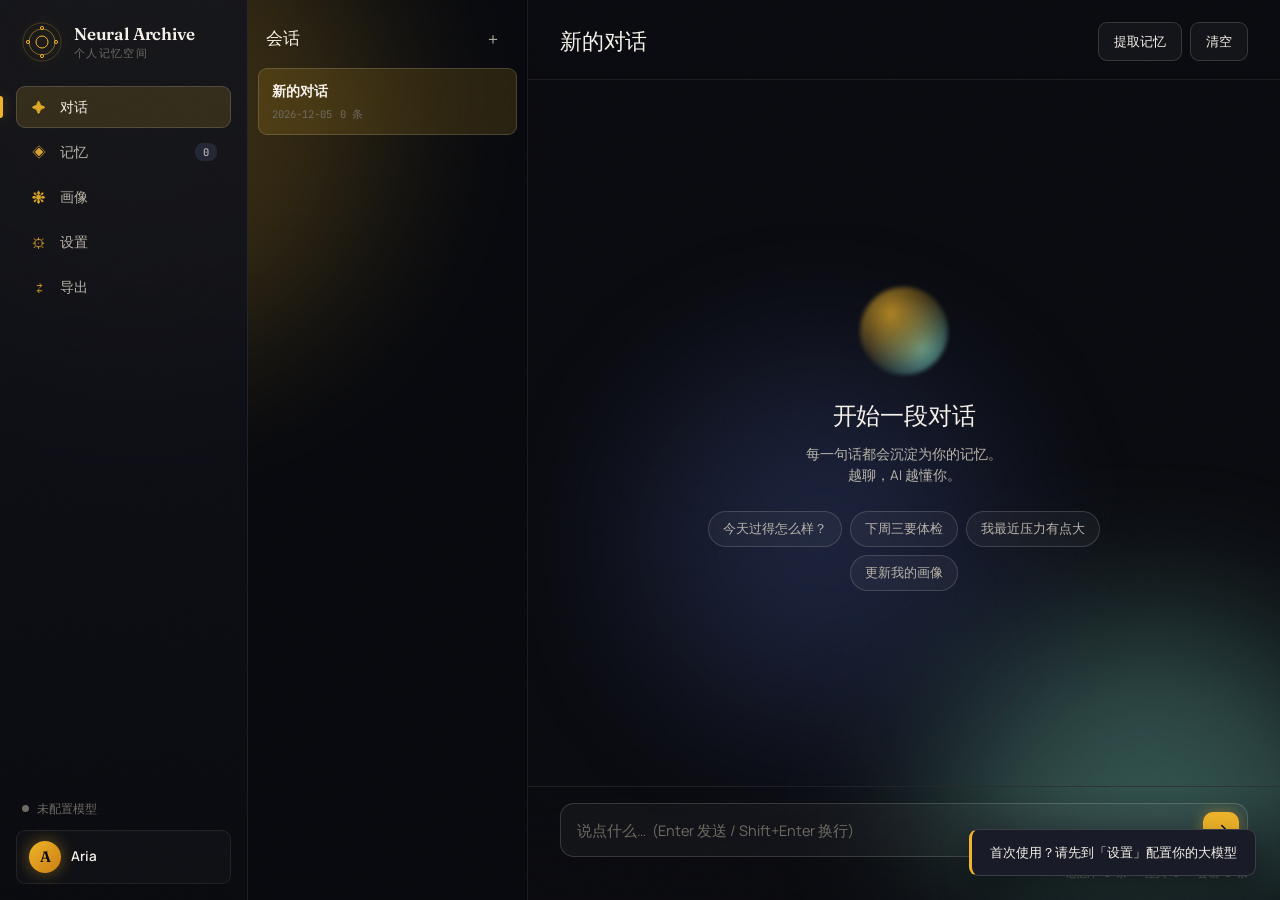
<file: index.html>
<!DOCTYPE html>
<html lang="zh-CN">
<head>
<meta charset="UTF-8" />
<meta name="viewport" content="width=device-width, initial-scale=1.0" />
<meta name="theme-color" content="#0a0b10" />
<title>Neural Archive · 个人 AI 记忆空间</title>
<link rel="preconnect" href="https://fonts.googleapis.com" />
<link rel="preconnect" href="https://fonts.gstatic.com" crossorigin />
<link href="https://fonts.googleapis.com/css2?family=Fraunces:ital,opsz,wght@0,9..144,300;0,9..144,400;0,9..144,500;0,9..144,600;0,9..144,700;1,9..144,400&family=Manrope:wght@300;400;500;600;700;800&family=JetBrains+Mono:wght@400;500;600&display=swap" rel="stylesheet" />
<link rel="stylesheet" href="styles.css" />
</head>
<body>
<!-- 颗粒纹理叠加层 -->
<div class="grain" aria-hidden="true"></div>
<!-- 环境光晕 -->
<div class="ambient" aria-hidden="true">
  <span class="orb orb-1"></span>
  <span class="orb orb-2"></span>
  <span class="orb orb-3"></span>
</div>

<div class="app" id="app">
  <!-- 侧边导航 -->
  <aside class="rail">
    <div class="brand">
      <div class="brand-mark" aria-hidden="true">
        <svg viewBox="0 0 40 40" fill="none">
          <circle cx="20" cy="20" r="6" />
          <circle cx="20" cy="20" r="13" opacity="0.5" />
          <circle cx="20" cy="20" r="19" opacity="0.22" />
          <circle cx="6" cy="20" r="1.6" fill="currentColor"/>
          <circle cx="34" cy="20" r="1.6" fill="currentColor"/>
          <circle cx="20" cy="6" r="1.6" fill="currentColor"/>
          <circle cx="20" cy="34" r="1.6" fill="currentColor"/>
        </svg>
      </div>
      <div class="brand-text">
        <span class="brand-name">Neural Archive</span>
        <span class="brand-sub">个人记忆空间</span>
      </div>
    </div>

    <nav class="nav">
      <button class="nav-item active" data-view="chat">
        <span class="nav-ico">✦</span><span>对话</span>
      </button>
      <button class="nav-item" data-view="memory">
        <span class="nav-ico">◈</span><span>记忆</span>
        <span class="nav-badge" id="memBadge">0</span>
      </button>
      <button class="nav-item" data-view="profile">
        <span class="nav-ico">❋</span><span>画像</span>
      </button>
      <button class="nav-item" data-view="settings">
        <span class="nav-ico">⚙</span><span>设置</span>
      </button>
      <button class="nav-item" data-view="export">
        <span class="nav-ico">⇄</span><span>导出</span>
      </button>
    </nav>

    <div class="rail-foot">
      <div class="status" id="connStatus">
        <span class="status-dot" id="statusDot"></span>
        <span id="statusText">未配置模型</span>
      </div>
      <div class="persona-chip" id="personaChip">
        <span class="persona-avatar" id="personaAvatar">A</span>
        <span class="persona-name" id="personaName">Aria</span>
      </div>
    </div>
  </aside>

  <!-- 主区域 -->
  <main class="stage">

    <!-- ============ 对话视图 ============ -->
    <section class="view view-chat active" id="view-chat">
      <div class="chat-layout">
        <!-- 会话列表 -->
        <div class="conv-panel">
          <div class="conv-head">
            <h3>会话</h3>
            <button class="btn-icon" id="newConvBtn" title="新建会话">＋</button>
          </div>
          <div class="conv-list" id="convList"></div>
        </div>

        <!-- 对话主区 -->
        <div class="chat-main">
          <header class="chat-header">
            <div class="chat-title-row">
              <h2 id="chatTitle">新的对话</h2>
              <span class="chat-meta" id="chatMeta"></span>
            </div>
            <div class="chat-actions">
              <button class="btn-ghost" id="extractMemBtn" title="从此会话提取记忆">提取记忆</button>
              <button class="btn-ghost" id="clearConvBtn" title="清空当前会话">清空</button>
            </div>
          </header>

          <div class="messages" id="messages">
            <div class="empty-state" id="chatEmpty">
              <div class="empty-orb"></div>
              <h3>开始一段对话</h3>
              <p>每一句话都会沉淀为你的记忆。<br/>越聊，AI 越懂你。</p>
              <div class="suggest-row" id="suggestRow">
                <button class="suggest-chip" data-prompt="今天过得怎么样？">今天过得怎么样？</button>
                <button class="suggest-chip" data-prompt="帮我记一下，我下周三要体检">帮我记一下，我下周三要体检</button>
                <button class="suggest-chip" data-prompt="我最近压力有点大，想聊聊">我最近压力有点大</button>
                <button class="suggest-chip" data-prompt="更新我的画像：我是产品经理，喜欢摄影">更新我的画像</button>
              </div>
            </div>
          </div>

          <div class="composer">
            <div class="composer-inner">
              <textarea id="msgInput" placeholder="说点什么…  (Enter 发送 / Shift+Enter 换行)" rows="1"></textarea>
              <button class="btn-send" id="sendBtn" title="发送">
                <svg viewBox="0 0 24 24" fill="none"><path d="M5 12h14M13 6l6 6-6 6" stroke="currentColor" stroke-width="2" stroke-linecap="round" stroke-linejoin="round"/></svg>
              </button>
            </div>
            <div class="composer-hint">
              <span id="memHint">记忆将自动注入上下文</span>
              <span class="dot-sep">·</span>
              <span id="tokenHint">—</span>
            </div>
          </div>
        </div>
      </div>
    </section>

    <!-- ============ 记忆视图 ============ -->
    <section class="view view-memory" id="view-memory">
      <header class="view-head">
        <div>
          <h2>记忆档案</h2>
          <p class="view-sub">从对话中沉淀的事实、偏好与情境。</p>
        </div>
        <div class="view-head-actions">
          <button class="btn-ghost" id="addMemBtn">＋ 手动添加</button>
        </div>
      </header>

      <div class="mem-stats" id="memStats"></div>

      <div class="mem-controls">
        <div class="search-box">
          <span class="search-ico">⌕</span>
          <input type="text" id="memSearch" placeholder="搜索记忆…" />
        </div>
        <div class="filter-chips" id="memFilters"></div>
      </div>

      <div class="mem-grid" id="memGrid"></div>
    </section>

    <!-- ============ 画像视图 ============ -->
    <section class="view view-profile" id="view-profile">
      <header class="view-head">
        <div>
          <h2>用户画像</h2>
          <p class="view-sub">由记忆聚合而成的立体你。</p>
        </div>
        <div class="view-head-actions">
          <button class="btn-ghost" id="rebuildProfileBtn">重新聚合</button>
          <button class="btn-ghost" id="editProfileBtn">编辑基础信息</button>
        </div>
      </header>

      <div class="profile-grid">
        <div class="profile-card profile-identity">
          <div class="identity-orb" id="identityOrb"></div>
          <h3 id="profileName">未命名</h3>
          <p id="profileTagline">尚无画像数据</p>
          <div class="identity-meta" id="identityMeta"></div>
        </div>

        <div class="profile-card profile-radar">
          <h4>维度雷达</h4>
          <div class="radar-wrap">
            <canvas id="radarCanvas" width="320" height="320"></canvas>
          </div>
        </div>

        <div class="profile-card profile-personality">
          <h4>性格倾向</h4>
          <div id="personalityList" class="trait-list"></div>
        </div>

        <div class="profile-card profile-interests">
          <h4>兴趣 / 偏好</h4>
          <div id="interestTags" class="tag-cloud"></div>
        </div>

        <div class="profile-card profile-facts">
          <h4>关键事实</h4>
          <ul id="factList" class="fact-list"></ul>
        </div>

        <div class="profile-card profile-goals">
          <h4>目标 / 价值观</h4>
          <ul id="goalList" class="fact-list"></ul>
        </div>
      </div>
    </section>

    <!-- ============ 设置视图 ============ -->
    <section class="view view-settings" id="view-settings">
      <header class="view-head">
        <div>
          <h2>设置</h2>
          <p class="view-sub">配置你的大模型与人格。密钥仅存于本地浏览器。</p>
        </div>
      </header>

      <div class="settings-grid">
        <!-- LLM 配置 -->
        <div class="settings-card">
          <div class="sc-head">
            <h3>大模型配置</h3>
            <span class="sc-tag">OpenAI 兼容</span>
          </div>
          <div class="field">
            <label>服务商预设</label>
            <select id="llmPreset">
              <option value="custom">自定义</option>
              <option value="openai">OpenAI</option>
              <option value="deepseek">DeepSeek</option>
              <option value="moonshot">Moonshot (Kimi)</option>
              <option value="zhipu">智谱 GLM</option>
              <option value="dashscope">阿里通义 (DashScope)</option>
              <option value="ollama">Ollama (本地)</option>
              <option value="openrouter">OpenRouter</option>
              <option value="siliconflow">SiliconFlow</option>
            </select>
          </div>
          <div class="field">
            <label>API Base URL</label>
            <input type="text" id="llmBaseUrl" placeholder="https://api.openai.com/v1" />
          </div>
          <div class="field">
            <label>API Key / Token</label>
            <div class="secret-input">
              <input type="password" id="llmApiKey" placeholder="sk-..." autocomplete="off" />
              <button class="btn-icon mini" id="toggleKey" title="显示/隐藏">👁</button>
            </div>
          </div>
          <div class="field-row">
            <div class="field">
              <label>模型名称</label>
              <input type="text" id="llmModel" placeholder="gpt-4o-mini" />
            </div>
            <div class="field">
              <label>温度</label>
              <input type="number" id="llmTemp" min="0" max="2" step="0.1" value="0.7" />
            </div>
          </div>
          <div class="field-row">
            <div class="field">
              <label>最大 Tokens</label>
              <input type="number" id="llmMaxTokens" min="256" step="64" value="2048" />
            </div>
            <div class="field">
              <label>记忆注入条数</label>
              <input type="number" id="memInjectCount" min="0" max="50" value="12" />
            </div>
          </div>
          <div class="field">
            <label>系统提示词（人格设定）</label>
            <textarea id="llmSystemPrompt" rows="5" placeholder="你是用户的私人 AI 伴侣…"></textarea>
          </div>
          <div class="settings-actions">
            <button class="btn-primary" id="saveLlmBtn">保存配置</button>
            <button class="btn-ghost" id="testLlmBtn">测试连接</button>
          </div>
          <div class="test-result" id="testResult"></div>
        </div>

        <!-- 人格配置 -->
        <div class="settings-card">
          <div class="sc-head">
            <h3>AI 人格</h3>
          </div>
          <div class="field-row">
            <div class="field">
              <label>称呼</label>
              <input type="text" id="personaNameInput" placeholder="Aria" />
            </div>
            <div class="field">
              <label>头像字母</label>
              <input type="text" id="personaAvatarInput" maxlength="2" placeholder="A" />
            </div>
          </div>
          <div class="field">
            <label>性格基调</label>
            <select id="personaTone">
              <option>温柔共情</option>
              <option>理性冷静</option>
              <option>幽默活泼</option>
              <option>沉稳睿智</option>
              <option>俏皮可爱</option>
            </select>
          </div>
          <div class="field">
            <label>主题色</label>
            <div class="color-row" id="colorRow">
              <button class="color-swatch active" data-color="amber" style="--c:#f0b429"></button>
              <button class="color-swatch" data-color="rose" style="--c:#f0709e"></button>
              <button class="color-swatch" data-color="mint" style="--c:#7dd3c0"></button>
              <button class="color-swatch" data-color="violet" style="--c:#a78bfa"></button>
              <button class="color-swatch" data-color="coral" style="--c:#ff8a65"></button>
            </div>
          </div>
          <div class="settings-actions">
            <button class="btn-primary" id="savePersonaBtn">保存人格</button>
          </div>
        </div>

        <!-- 记忆策略 -->
        <div class="settings-card">
          <div class="sc-head">
            <h3>记忆策略</h3>
          </div>
          <label class="switch-row">
            <span>对话后自动提取记忆</span>
            <input type="checkbox" id="autoExtract" checked />
          </label>
          <label class="switch-row">
            <span>提取时调用 LLM</span>
            <span class="muted">关闭则使用本地规则</span>
            <input type="checkbox" id="llmExtract" checked />
          </label>
          <label class="switch-row">
            <span>流式输出</span>
            <input type="checkbox" id="streamToggle" checked />
          </label>
          <div class="settings-actions">
            <button class="btn-primary" id="saveMemPolicyBtn">保存策略</button>
          </div>
        </div>
      </div>
    </section>

    <!-- ============ 导出视图 ============ -->
    <section class="view view-export" id="view-export">
      <header class="view-head">
        <div>
          <h2>数据与画像导出</h2>
          <p class="view-sub">将你的记忆与画像导出为标准文件，可传输至外部硬件/软件还原。</p>
        </div>
      </header>

      <div class="export-grid">
        <div class="export-card export-stats">
          <h3>数据概览</h3>
          <div class="stat-list" id="exportStats"></div>
        </div>

        <div class="export-card">
          <h3>导出选项</h3>
          <p class="ec-desc">标准格式 <code>neural-archive-profile/v1</code>，含画像、记忆、（可选）会话。密钥不会被导出。</p>

          <label class="check-row">
            <input type="checkbox" id="expProfile" checked />
            <span>用户画像</span>
          </label>
          <label class="check-row">
            <input type="checkbox" id="expMemory" checked />
            <span>全部记忆</span>
          </label>
          <label class="check-row">
            <input type="checkbox" id="expConv" />
            <span>会话记录</span>
          </label>
          <label class="check-row">
            <input type="checkbox" id="expSettings" checked />
            <span>配置（不含密钥）</span>
          </label>

          <div class="settings-actions">
            <button class="btn-primary" id="exportJsonBtn">导出 JSON</button>
            <button class="btn-ghost" id="exportMdBtn">导出 Markdown 画像</button>
            <button class="btn-ghost" id="copyProfileBtn">复制画像摘要</button>
          </div>
        </div>

        <div class="export-card">
          <h3>导入还原</h3>
          <p class="ec-desc">从标准 JSON 文件还原画像与记忆。将合并入当前数据。</p>
          <div class="drop-zone" id="dropZone">
            <input type="file" id="importFile" accept=".json,application/json" hidden />
            <div class="dz-inner">
              <div class="dz-ico">⇩</div>
              <p>点击或拖拽 <code>.json</code> 文件至此</p>
              <span class="muted">仅支持 Neural Archive 标准格式</span>
            </div>
          </div>
          <div class="import-result" id="importResult"></div>
        </div>

        <div class="export-card export-schema">
          <h3>标准画像摘要预览</h3>
          <pre id="schemaPreview" class="code-block"></pre>
        </div>
      </div>
    </section>

  </main>
</div>

<!-- 通用模态 -->
<div class="modal-overlay" id="modalOverlay">
  <div class="modal" id="modal">
    <div class="modal-head">
      <h3 id="modalTitle">标题</h3>
      <button class="btn-icon" id="modalClose">✕</button>
    </div>
    <div class="modal-body" id="modalBody"></div>
  </div>
</div>

<!-- Toast -->
<div class="toast-wrap" id="toastWrap"></div>

<script src="app.js"></script>
</body>
</html>
</file>
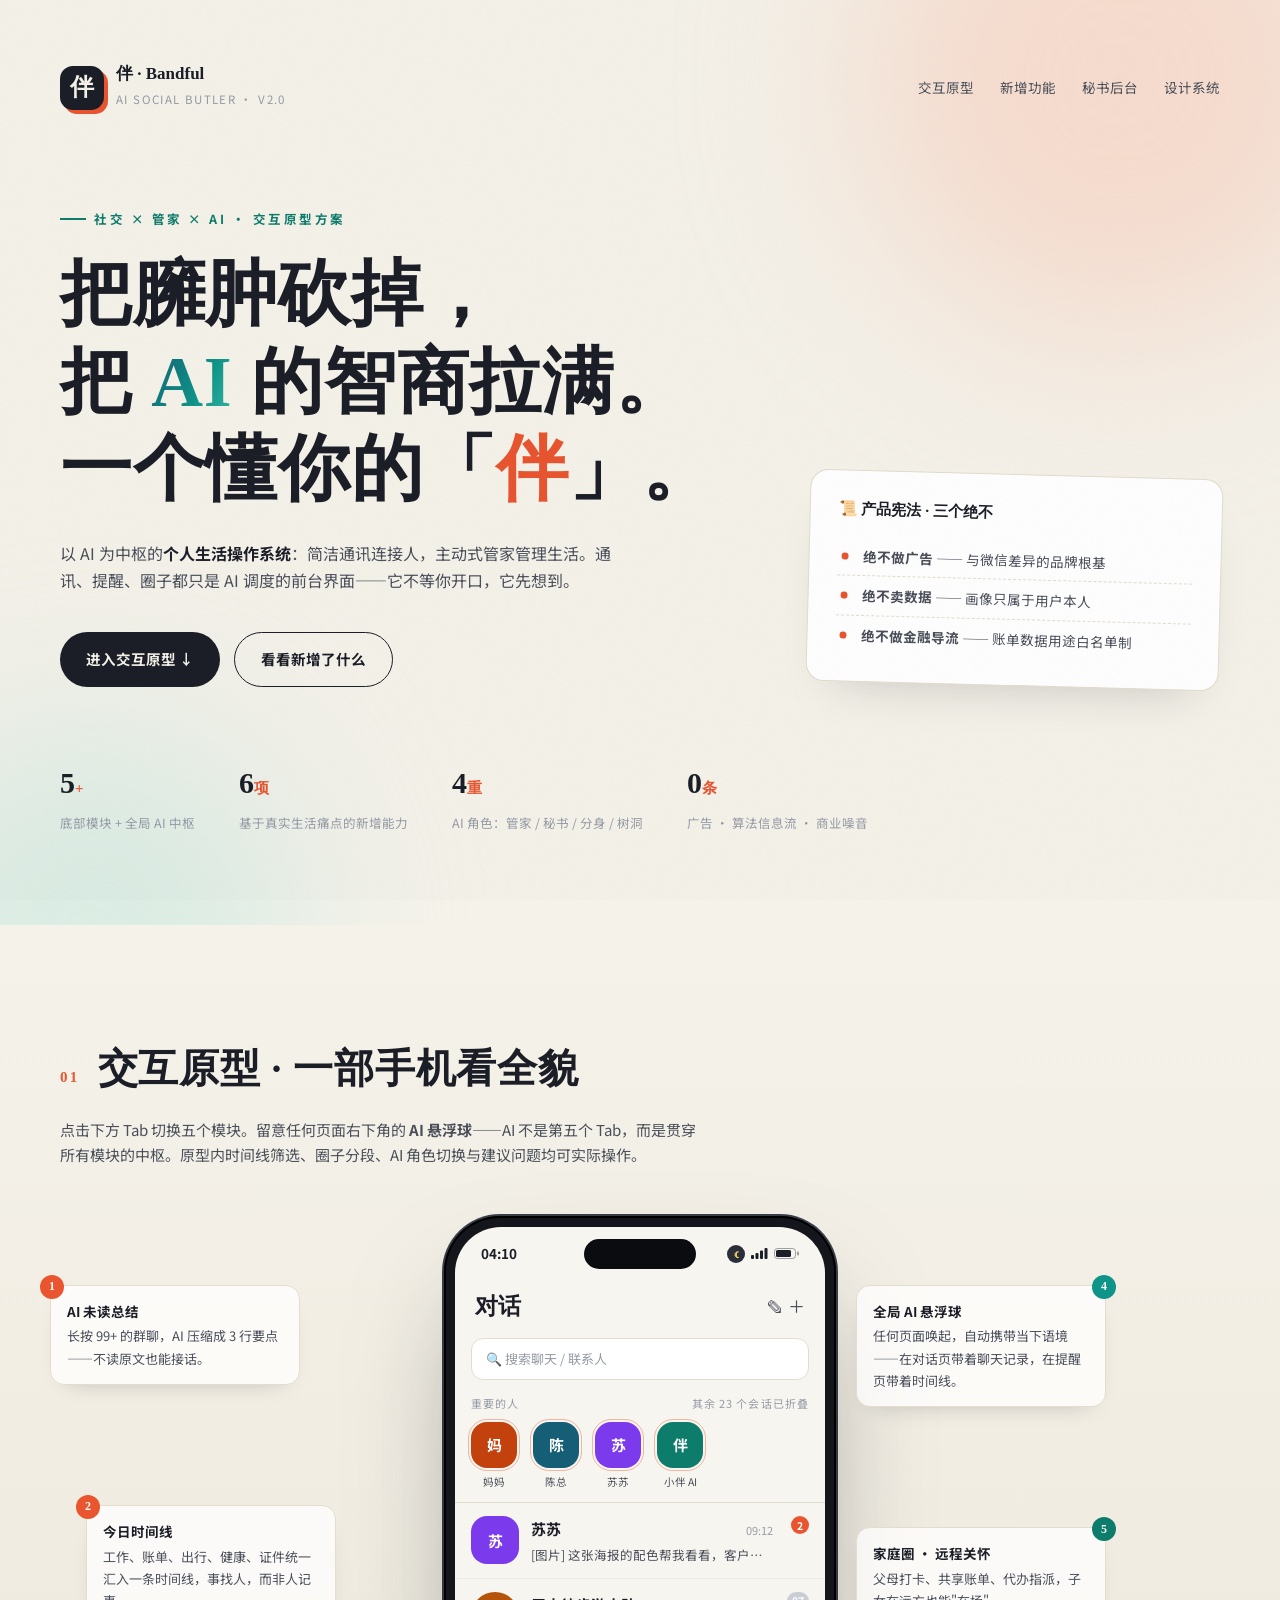
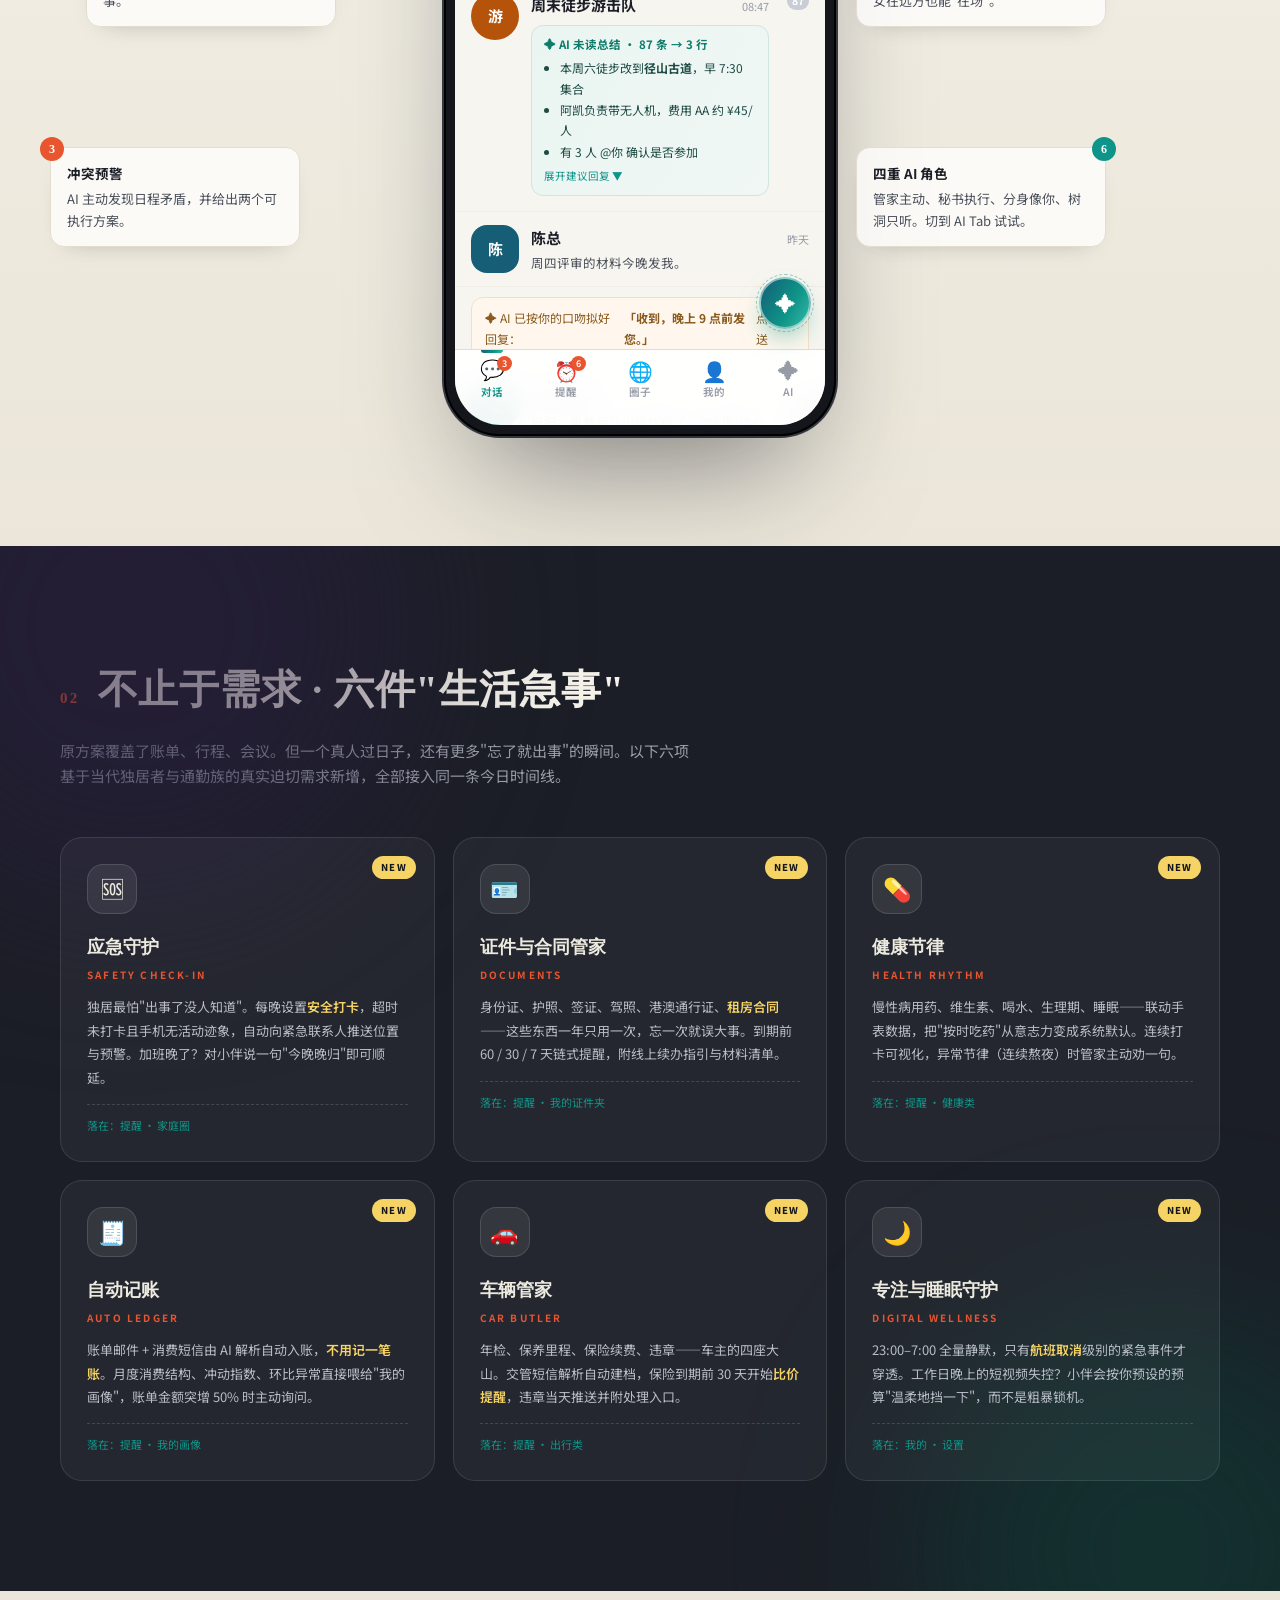
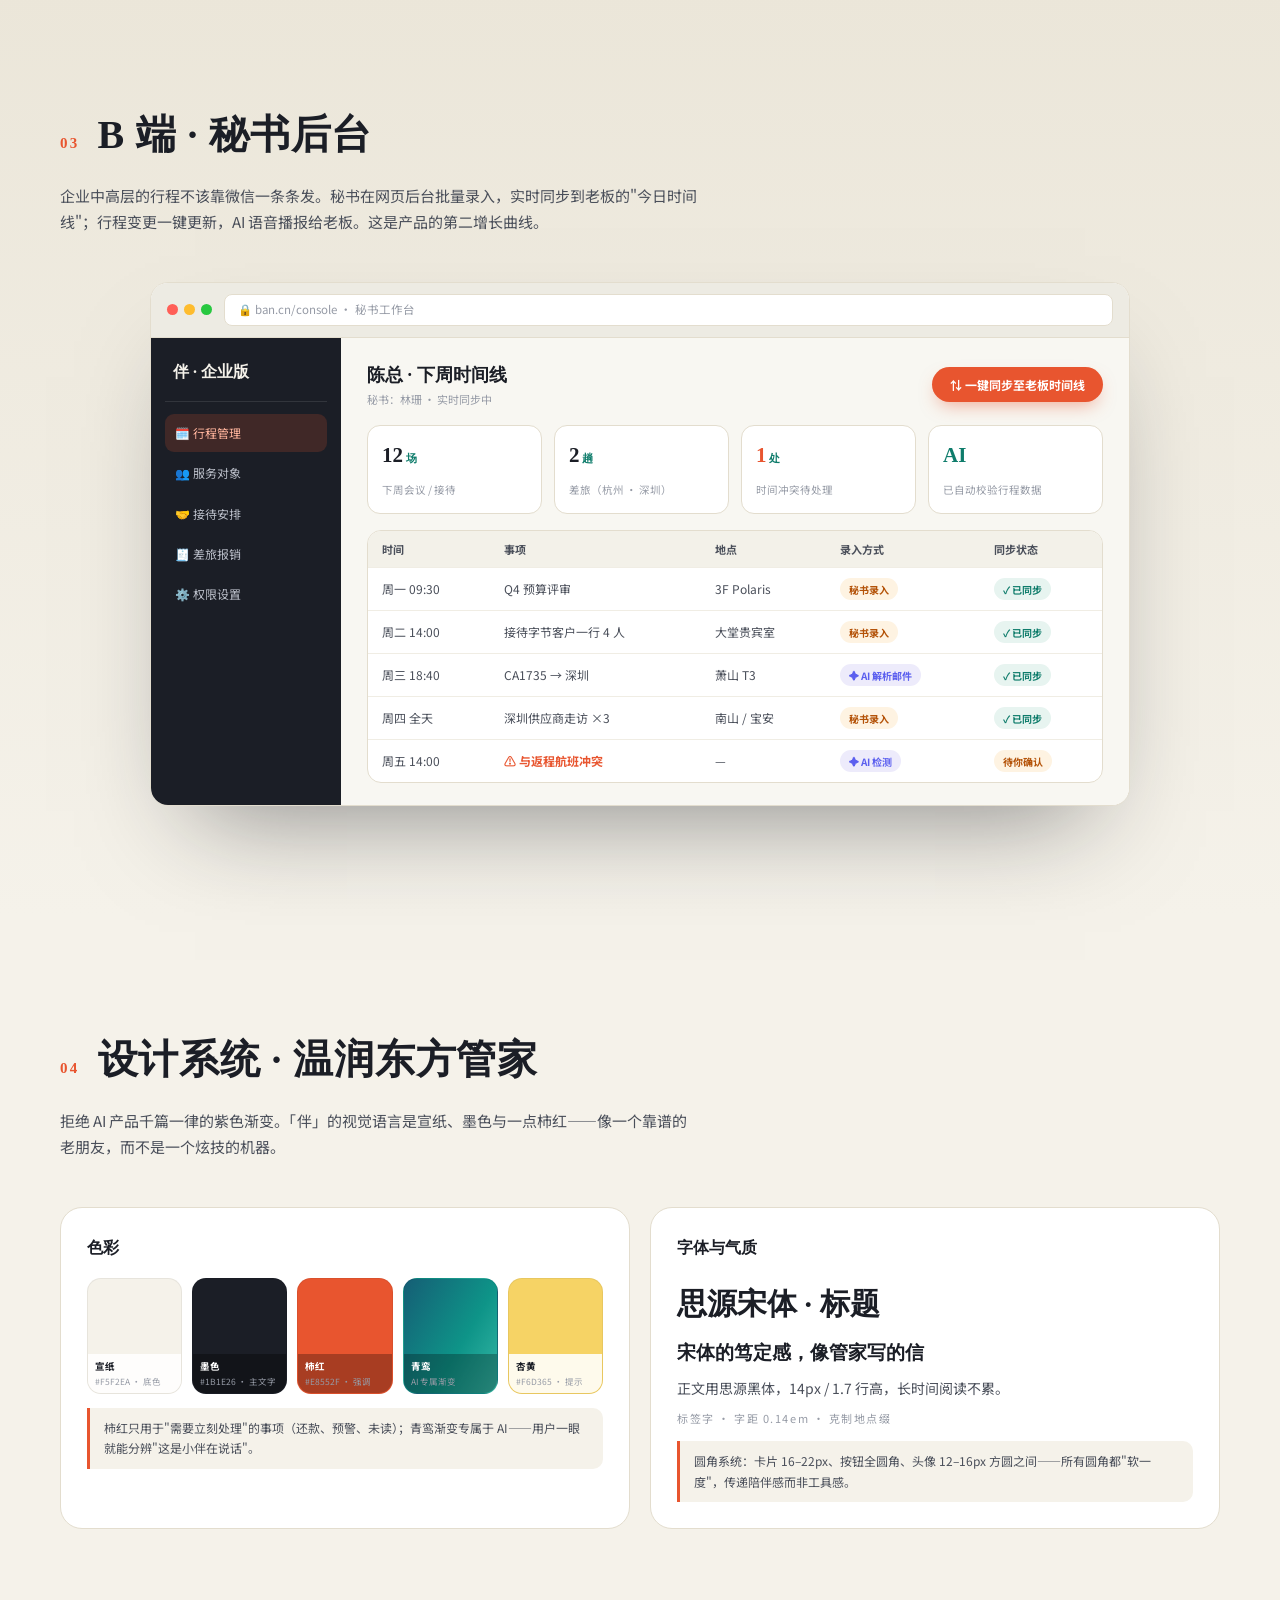
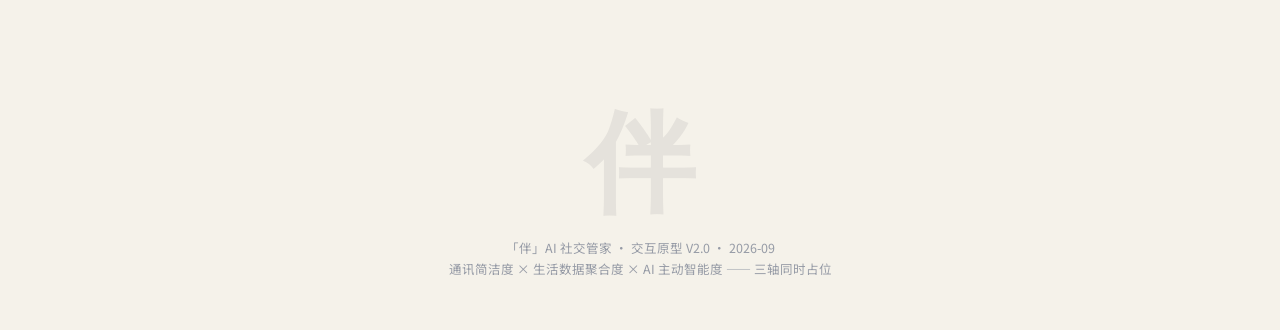
<file: ban-ai-butler-app.html>
<!DOCTYPE html>
<html lang="zh-CN">
<head>
<meta charset="UTF-8">
<meta name="viewport" content="width=device-width, initial-scale=1.0">
<title>「伴」AI 社交管家 — 交互原型 V2.0</title>
<link rel="preconnect" href="https://fonts.googleapis.com">
<link href="https://fonts.googleapis.com/css2?family=Noto+Color+Emoji&family=Noto+Serif+SC:wght@600;700;900&family=Noto+Sans+SC:wght@400;500;700&display=swap" rel="stylesheet">
<style>
:root{
  --paper:#F5F2EA;
  --paper-2:#EFEAE0;
  --ink:#1B1E26;
  --ink-2:#4A4F5A;
  --ink-3:#969BA6;
  --line:#E3DDCE;
  --brand:#E8552F;          /* 柿红 */
  --brand-soft:#FDEEE7;
  --teal:#0E7C6B;
  --ai1:#155E75; --ai2:#0E9488; /* 青鸾 */
  --ai-grad:linear-gradient(120deg,#155E75,#0E9488 60%,#35B8A6);
  --card:#FFFFFF;
  --radius:18px;
  --serif:"Noto Serif SC","Songti SC","STSong",serif;
  --sans:"Noto Sans SC",-apple-system,"PingFang SC","Microsoft YaHei",sans-serif;
}
*{margin:0;padding:0;box-sizing:border-box;-webkit-tap-highlight-color:transparent}
html{scroll-behavior:smooth}
body{font-family:var(--sans),"Noto Color Emoji",sans-serif;background:var(--paper);color:var(--ink);line-height:1.7;overflow-x:hidden}
::selection{background:var(--brand);color:#fff}
button{font-family:inherit;border:none;background:none;cursor:pointer}

/* ---------- 纹理与氛围 ---------- */
.grain{position:fixed;inset:0;pointer-events:none;z-index:99;opacity:.5;mix-blend-mode:multiply;
  background-image:url("data:image/svg+xml,%3Csvg xmlns='http://www.w3.org/2000/svg' width='140' height='140'%3E%3Cfilter id='n'%3E%3CfeTurbulence type='fractalNoise' baseFrequency='.9' numOctaves='2'/%3E%3CfeColorMatrix values='0 0 0 0 0 0 0 0 0 0 0 0 0 0 0 0 0 0 .035 0'/%3E%3C/filter%3E%3Crect width='140' height='140' filter='url(%23n)'/%3E%3C/svg%3E")}
.aurora{position:absolute;border-radius:50%;filter:blur(90px);opacity:.5;pointer-events:none}

/* ---------- 通用版式 ---------- */
.wrap{max-width:1240px;margin:0 auto;padding:0 40px}
section{padding:110px 0}
.sec-head{display:flex;align-items:baseline;gap:18px;margin-bottom:14px}
.sec-no{font-family:var(--serif);font-size:15px;font-weight:700;color:var(--brand);letter-spacing:.15em}
.sec-title{font-family:var(--serif);font-size:clamp(26px,3.4vw,40px);font-weight:900;letter-spacing:.02em}
.sec-desc{color:var(--ink-2);font-size:15px;max-width:640px;margin-bottom:48px}
.reveal{opacity:0;transform:translateY(26px);transition:opacity .8s cubic-bezier(.2,.7,.2,1),transform .8s cubic-bezier(.2,.7,.2,1)}
.reveal.in{opacity:1;transform:none}

/* ---------- Hero ---------- */
.hero{position:relative;padding:64px 0 90px;overflow:hidden}
.hero .aurora.a{width:520px;height:520px;background:#F8C8B4;top:-180px;right:-100px}
.hero .aurora.b{width:420px;height:420px;background:#BFE6DD;bottom:-220px;left:-120px}
.topbar{display:flex;justify-content:space-between;align-items:center;margin-bottom:88px;position:relative;z-index:2}
.brandmark{display:flex;align-items:center;gap:12px}
.brandmark .zi{width:44px;height:44px;border-radius:13px;background:var(--ink);color:#F5F2EA;display:grid;place-items:center;font-family:var(--serif);font-size:24px;font-weight:900;box-shadow:4px 4px 0 var(--brand)}
.brandmark .meta b{font-family:var(--serif);font-size:17px;display:block;line-height:1.2}
.brandmark .meta span{font-size:11.5px;color:var(--ink-3);letter-spacing:.12em}
.top-links{display:flex;gap:26px;font-size:13.5px;color:var(--ink-2)}
.top-links a{color:inherit;text-decoration:none;border-bottom:1px solid transparent;transition:.25s}
.top-links a:hover{color:var(--brand);border-color:var(--brand)}
.hero-grid{display:grid;grid-template-columns:1.25fr .75fr;gap:60px;align-items:end;position:relative;z-index:2}
.kicker{display:inline-flex;align-items:center;gap:8px;font-size:12.5px;font-weight:700;letter-spacing:.2em;color:var(--teal);margin-bottom:22px}
.kicker::before{content:"";width:26px;height:2px;background:var(--teal)}
h1{font-family:var(--serif);font-size:clamp(40px,5.6vw,72px);font-weight:900;line-height:1.22;letter-spacing:.01em}
h1 .han{color:var(--brand);position:relative}
h1 em{font-style:normal;background:var(--ai-grad);-webkit-background-clip:text;background-clip:text;color:transparent}
.hero-sub{margin-top:26px;font-size:16px;color:var(--ink-2);max-width:560px}
.hero-sub strong{color:var(--ink)}
.hero-cta{margin-top:38px;display:flex;gap:14px;flex-wrap:wrap}
.btn{display:inline-flex;align-items:center;gap:9px;padding:14px 26px;border-radius:99px;font-size:14.5px;font-weight:700;text-decoration:none;transition:.3s cubic-bezier(.2,.7,.2,1)}
.btn-ink{background:var(--ink);color:#F5F2EA}
.btn-ink:hover{transform:translateY(-2px);box-shadow:0 14px 30px -10px rgba(27,30,38,.45)}
.btn-ghost{border:1.5px solid var(--ink);color:var(--ink)}
.btn-ghost:hover{background:var(--ink);color:var(--paper)}
.hero-right{position:relative}
.constitution{background:var(--card);border:1px solid var(--line);border-radius:var(--radius);padding:26px 28px;box-shadow:0 24px 50px -30px rgba(27,30,38,.25);transform:rotate(1.5deg)}
.constitution h4{font-family:var(--serif);font-size:15px;margin-bottom:14px;display:flex;align-items:center;gap:8px}
.constitution li{list-style:none;font-size:13.5px;color:var(--ink-2);padding:8px 0 8px 26px;position:relative;border-bottom:1px dashed var(--line)}
.constitution li:last-child{border:none}
.constitution li::before{content:"";position:absolute;left:4px;top:16px;width:7px;height:7px;border-radius:50%;background:var(--brand)}
.hero-stats{display:flex;gap:44px;margin-top:70px;position:relative;z-index:2}
.stat b{font-family:var(--serif);font-size:30px;font-weight:900;display:block}
.stat b i{font-style:normal;font-size:15px;color:var(--brand)}
.stat span{font-size:12.5px;color:var(--ink-3)}

/* ---------- 原型舞台 ---------- */
.prototype{background:linear-gradient(180deg,var(--paper) 0%,#EBE6D9 100%);position:relative;overflow:hidden}
.stage{display:grid;grid-template-columns:1fr auto 1fr;gap:20px;align-items:center;max-width:1240px;margin:0 auto;padding:0 30px}
.note{font-size:13px;color:var(--ink-2);background:rgba(255,255,255,.75);border:1px solid var(--line);border-radius:14px;padding:14px 16px;backdrop-filter:blur(4px);box-shadow:0 10px 24px -18px rgba(27,30,38,.4);margin-bottom:120px;position:relative;max-width:250px}
.note b{color:var(--ink);display:block;margin-bottom:3px;font-size:13.5px}
.note .no{position:absolute;top:-11px;left:-11px;width:24px;height:24px;border-radius:50%;background:var(--brand);color:#fff;display:grid;place-items:center;font-size:12px;font-weight:700;font-family:var(--serif)}
.note.right .no{left:auto;right:-11px;background:var(--teal)}
.note.ai .no{background:var(--ai2)}
.note:nth-child(even){margin-left:36px}
.note.right:nth-child(even){margin-left:0;margin-right:36px}
@media(max-width:1080px){.side{display:none}.stage{grid-template-columns:1fr;justify-items:center}}

/* ---------- 手机 ---------- */
.phone{width:392px;height:820px;background:#14161C;border-radius:56px;padding:11px;position:relative;flex-shrink:0;
  box-shadow:0 60px 120px -40px rgba(27,30,38,.55),0 0 0 2px #3A3E48,inset 0 0 0 2px #000}
.screen-wrap{position:relative;width:100%;height:100%;border-radius:46px;overflow:hidden;background:#F7F5F0}
.island{position:absolute;top:12px;left:50%;transform:translateX(-50%);width:112px;height:30px;background:#0B0C10;border-radius:99px;z-index:60}
.statusbar{position:absolute;top:0;left:0;right:0;height:46px;z-index:55;display:flex;justify-content:space-between;align-items:center;padding:8px 26px 0;font-size:13.5px;font-weight:700;pointer-events:none}
.statusbar .sicons{display:flex;gap:6px;align-items:center;font-size:11px}
.moon{display:inline-grid;place-items:center;width:18px;height:18px;border-radius:50%;background:#2A2E38;color:#F6D365;font-size:10px}
.screen{position:absolute;inset:0;padding-top:46px;overflow-y:auto;overscroll-behavior:contain;display:none;scrollbar-width:none;animation:screenIn .38s cubic-bezier(.2,.7,.2,1)}
.screen::-webkit-scrollbar{display:none}
.screen.on{display:block}
@keyframes screenIn{from{opacity:0;transform:translateY(14px)}to{opacity:1;transform:none}}

.appbar{padding:14px 20px 10px;display:flex;justify-content:space-between;align-items:center}
.appbar h3{font-family:var(--serif);font-size:23px;font-weight:900}
.appbar .acts{display:flex;gap:14px;color:var(--ink-2);font-size:17px}
.pad{padding:0 16px}

/* 底部 Tab */
.tabbar{position:absolute;left:0;right:0;bottom:0;height:76px;background:rgba(255,255,255,.94);backdrop-filter:blur(14px);border-top:1px solid var(--line);display:flex;z-index:50;padding-bottom:14px}
.tab{flex:1;display:flex;flex-direction:column;align-items:center;justify-content:center;gap:3px;color:var(--ink-3);font-size:10.5px;font-weight:600;transition:.25s;position:relative}
.tab .ico{font-size:20px;line-height:1;transition:.25s}
.tab.on{color:var(--ai2)}
.tab.on .ico{transform:translateY(-2px)}
.tab.on::after{content:"";position:absolute;top:0;width:22px;height:3px;border-radius:0 0 4px 4px;background:var(--ai-grad)}
.tab .bdg{position:absolute;top:6px;right:calc(50% - 20px);min-width:15px;height:15px;border-radius:99px;background:var(--brand);color:#fff;font-size:9px;display:grid;place-items:center;padding:0 4px}

/* AI 悬浮球 */
.ai-ball{position:absolute;right:14px;bottom:96px;width:52px;height:52px;border-radius:50%;background:var(--ai-grad);z-index:58;display:grid;place-items:center;color:#fff;font-size:21px;cursor:pointer;box-shadow:0 12px 26px -8px rgba(14,148,136,.6);transition:.3s;border:2px solid rgba(255,255,255,.5)}
.ai-ball:hover{transform:scale(1.08) rotate(6deg)}
.ai-ball::before{content:"";position:absolute;inset:-5px;border-radius:50%;border:1.5px dashed rgba(14,148,136,.45);animation:spin 9s linear infinite}
@keyframes spin{to{transform:rotate(360deg)}}

/* ---------- 对话 Tab ---------- */
.search{margin:2px 16px 12px;background:#fff;border:1px solid var(--line);border-radius:12px;padding:9px 14px;font-size:13px;color:var(--ink-3);display:flex;gap:8px;align-items:center}
.pinned{padding:2px 16px 12px;border-bottom:1px solid var(--line)}
.pinned .lbl{font-size:11px;color:var(--ink-3);letter-spacing:.1em;margin-bottom:9px;display:flex;justify-content:space-between}
.pinned .row{display:flex;gap:16px}
.pin{display:flex;flex-direction:column;align-items:center;gap:5px;font-size:10.5px;color:var(--ink-2)}
.pin .av{width:46px;height:46px;border-radius:16px;display:grid;place-items:center;font-weight:700;font-size:15px;color:#fff;position:relative}
.pin .av::after{content:"";position:absolute;inset:-3px;border-radius:19px;border:1.5px solid rgba(232,85,47,.4)}
.chat{display:flex;gap:12px;padding:13px 16px;border-bottom:1px solid #F0EDE4;align-items:flex-start;transition:.2s;cursor:pointer}
.chat:active{background:#F3F0E8}
.chat .av{width:48px;height:48px;border-radius:16px;flex-shrink:0;display:grid;place-items:center;color:#fff;font-weight:700;font-size:15px;position:relative}
.chat .av.grp{border-radius:50%}
.chat .mid{flex:1;min-width:0}
.chat .top{display:flex;justify-content:space-between;align-items:baseline}
.chat .name{font-size:15px;font-weight:700}
.chat .time{font-size:11px;color:var(--ink-3)}
.chat .prev{font-size:12.5px;color:var(--ink-2);white-space:nowrap;overflow:hidden;text-overflow:ellipsis;margin-top:2px}
.chat .unread{min-width:18px;height:18px;border-radius:99px;background:var(--brand);color:#fff;font-size:10.5px;font-weight:700;display:grid;place-items:center;padding:0 5px;margin-left:6px}
.chat .unread.mute{background:#C9CDD6}
.sumcard{margin:7px 0 2px;background:linear-gradient(120deg,#EAF5F2,#F0F7F4);border:1px solid #CDE6DF;border-radius:12px;padding:9px 12px;font-size:12px;color:#1E4B43;cursor:pointer}
.sumcard .t{display:flex;align-items:center;gap:6px;font-weight:700;font-size:11.5px;color:var(--teal);margin-bottom:4px}
.sumcard ul{padding-left:16px}
.sumcard li{margin:1px 0}
.sumcard .more{display:none;margin-top:6px;padding-top:6px;border-top:1px dashed #CDE6DF;color:var(--ink-2)}
.sumcard.open .more{display:block}
.sumcard .fold{font-size:10.5px;color:var(--ai2);margin-top:4px;display:inline-block}
.draft-hint{margin:10px 16px;background:#FFF7ED;border:1px solid #F5DFC4;border-radius:12px;padding:10px 13px;font-size:12px;color:#8A5A1E;display:flex;gap:8px;align-items:center}

/* ---------- 提醒 Tab ---------- */
.datebar{padding:12px 20px 4px}
.datebar .d1{font-family:var(--serif);font-size:24px;font-weight:900}
.datebar .d2{font-size:12px;color:var(--ink-3);margin-top:1px}
.brief{margin:12px 16px 6px;border-radius:20px;padding:18px 18px 16px;color:#fff;background:var(--ai-grad);position:relative;overflow:hidden;box-shadow:0 18px 36px -16px rgba(14,148,136,.55)}
.brief::after{content:"伴";position:absolute;right:-8px;bottom:-26px;font-family:var(--serif);font-size:110px;font-weight:900;opacity:.12}
.brief .who{font-size:11px;letter-spacing:.18em;opacity:.85;margin-bottom:6px;display:flex;align-items:center;gap:6px}
.brief p{font-size:13.5px;line-height:1.75;position:relative;z-index:2}
.brief p b{color:#FFE9A8}
.brief .go{margin-top:11px;display:inline-flex;align-items:center;gap:5px;font-size:12px;font-weight:700;background:rgba(255,255,255,.18);padding:6px 13px;border-radius:99px;border:1px solid rgba(255,255,255,.3)}
.chips{display:flex;gap:8px;padding:12px 16px 6px;overflow-x:auto;scrollbar-width:none}
.chips::-webkit-scrollbar{display:none}
.chip{flex-shrink:0;padding:6px 14px;border-radius:99px;font-size:12px;font-weight:600;color:var(--ink-2);background:#fff;border:1px solid var(--line);transition:.25s}
.chip.on{background:var(--ink);color:var(--paper);border-color:var(--ink)}
.timeline{padding:8px 16px 100px;position:relative}
.timeline::before{content:"";position:absolute;left:37px;top:24px;bottom:110px;width:2px;background:repeating-linear-gradient(#DAD4C2 0 5px,transparent 5px 11px)}
.t-item{position:relative;padding:0 0 14px 52px;animation:screenIn .4s both}
.t-item.hide{display:none}
.t-item .dot{position:absolute;left:9px;top:5px;width:20px;height:20px;border-radius:50%;display:grid;place-items:center;font-size:10px;color:#fff;z-index:2;box-shadow:0 0 0 3.5px #F7F5F0}
.t-card{background:#fff;border:1px solid var(--line);border-radius:16px;padding:12px 14px;box-shadow:0 8px 18px -14px rgba(27,30,38,.25)}
.t-card .row1{display:flex;justify-content:space-between;align-items:baseline;gap:8px}
.t-card .tt{font-size:14px;font-weight:700}
.t-card .tm{font-size:11.5px;color:var(--brand);font-weight:700;white-space:nowrap}
.t-card .ds{font-size:12px;color:var(--ink-2);margin-top:3px;line-height:1.6}
.t-card .src{display:inline-flex;align-items:center;gap:4px;margin-top:7px;font-size:10px;padding:2px 8px;border-radius:99px;background:#F1EFE6;color:var(--ink-3);border:1px solid var(--line)}
.t-card .act{margin-top:9px;display:flex;gap:8px}
.mini-btn{font-size:11.5px;font-weight:700;padding:6px 13px;border-radius:99px;background:var(--ink);color:#fff;transition:.2s}
.mini-btn:active{transform:scale(.95)}
.mini-btn.ghost{background:#fff;color:var(--ink);border:1px solid var(--line)}
.mini-btn.brand{background:var(--brand)}
.sub-chain{margin:9px 0 0;padding:9px 11px;background:#F8F7F2;border-radius:11px;border:1px dashed var(--line)}
.sub-chain .h{font-size:10.5px;color:var(--ai2);font-weight:700;letter-spacing:.08em;margin-bottom:5px}
.sub-chain .i{font-size:11.5px;color:var(--ink-2);display:flex;gap:7px;align-items:center;padding:2.5px 0}
.warn-card{margin:4px 0 14px 52px;position:relative;background:#FFF7ED;border:1.5px solid #F0C98F;border-radius:16px;padding:13px 15px;animation:pulse-b 2.6s infinite}
@keyframes pulse-b{0%,100%{box-shadow:0 0 0 0 rgba(232,85,47,0)}50%{box-shadow:0 0 0 5px rgba(232,85,47,.07)}}
.warn-card .h{display:flex;gap:7px;align-items:center;font-size:13px;font-weight:700;color:#9A3412;margin-bottom:5px}
.warn-card p{font-size:12px;color:#7C4A1E;line-height:1.65}
.tl-end{text-align:center;font-size:11px;color:var(--ink-3);padding:6px 0 0 52px}

/* ---------- 圈子 Tab ---------- */
.seg{display:flex;margin:4px 16px 12px;background:#ECE8DC;border-radius:13px;padding:3.5px}
.seg button{flex:1;padding:8px 0;border-radius:10px;font-size:12.5px;font-weight:700;color:var(--ink-3);transition:.25s}
.seg button.on{background:#fff;color:var(--ink);box-shadow:0 3px 10px -4px rgba(27,30,38,.25)}
.pane{display:none;padding:0 16px 100px}
.pane.on{display:block}
.moment{background:#fff;border:1px solid var(--line);border-radius:18px;padding:15px 16px;margin-bottom:13px}
.moment .hd{display:flex;gap:11px;align-items:center;margin-bottom:9px}
.moment .av{width:40px;height:40px;border-radius:13px;display:grid;place-items:center;color:#fff;font-weight:700;font-size:14px}
.moment .nm{font-size:14px;font-weight:700}
.moment .tm{font-size:10.5px;color:var(--ink-3)}
.moment .tx{font-size:13.5px;color:var(--ink-2);line-height:1.7}
.moment .imgs{display:grid;grid-template-columns:repeat(3,1fr);gap:6px;margin-top:10px}
.moment .imgs i{aspect-ratio:1;border-radius:10px;display:block}
.moment .ft{display:flex;gap:18px;margin-top:11px;padding-top:10px;border-top:1px dashed var(--line);font-size:11.5px;color:var(--ink-3)}
.pure-tag{display:inline-flex;align-items:center;gap:5px;font-size:10px;color:var(--teal);background:#E7F4F0;border-radius:99px;padding:3px 10px;font-weight:700;margin-bottom:12px}
.circle-card{background:#fff;border:1px solid var(--line);border-radius:18px;overflow:hidden;margin-bottom:13px}
.circle-card .cov{height:86px;position:relative;display:flex;align-items:flex-end;padding:12px 14px}
.circle-card .cov b{color:#fff;font-size:15px;font-family:var(--serif);position:relative;z-index:2}
.circle-card .cov span{position:absolute;top:10px;right:12px;font-size:10px;background:rgba(0,0,0,.35);color:#fff;padding:3px 9px;border-radius:99px;backdrop-filter:blur(4px)}
.circle-card .bd{padding:12px 14px;font-size:12px;color:var(--ink-2)}
.circle-card .bd .row{display:flex;justify-content:space-between;align-items:center;margin-top:8px}
.fam-card{background:#fff;border:1px solid var(--line);border-radius:18px;padding:14px 16px;margin-bottom:13px}
.fam-card .h{font-size:13.5px;font-weight:700;margin-bottom:10px;display:flex;justify-content:space-between;align-items:center}
.fam-row{display:flex;align-items:center;gap:11px;padding:9px 0;border-top:1px dashed var(--line)}
.fam-row .av{width:38px;height:38px;border-radius:12px;display:grid;place-items:center;color:#fff;font-weight:700;font-size:13px}
.fam-row .inf{flex:1}
.fam-row .inf b{font-size:13px;display:block}
.fam-row .inf span{font-size:11px;color:var(--ink-3)}
.ok{font-size:10.5px;font-weight:700;color:var(--teal);background:#E7F4F0;padding:4px 10px;border-radius:99px}
.ok.warn{color:#B45309;background:#FEF3E2}

/* ---------- 我的 Tab ---------- */
.me-card{margin:6px 16px 14px;background:var(--ink);border-radius:22px;padding:20px;color:#EDEAE0;position:relative;overflow:hidden}
.me-card::after{content:"";position:absolute;width:190px;height:190px;border-radius:50%;background:radial-gradient(circle,rgba(232,85,47,.5),transparent 70%);right:-60px;top:-60px}
.me-card .row{display:flex;gap:15px;align-items:center;position:relative;z-index:2}
.me-card .av{width:58px;height:58px;border-radius:19px;background:var(--brand);display:grid;place-items:center;font-family:var(--serif);font-size:26px;font-weight:900;color:#fff}
.me-card .nm{font-family:var(--serif);font-size:19px;font-weight:900}
.me-card .sub{font-size:11px;opacity:.7;margin-top:2px}
.me-card .pro{position:relative;z-index:2;margin-top:15px;display:flex;justify-content:space-between;align-items:center;background:rgba(255,255,255,.08);border:1px solid rgba(255,255,255,.14);border-radius:13px;padding:10px 14px;font-size:11.5px}
.me-card .pro b{color:#F6D365}
.block{margin:0 16px 14px;background:#fff;border:1px solid var(--line);border-radius:18px;padding:15px 16px}
.block .bh{font-size:13.5px;font-weight:800;margin-bottom:11px;display:flex;justify-content:space-between;align-items:center}
.block .bh span{font-size:10.5px;color:var(--ai2);font-weight:700}
.tagcloud{display:flex;flex-wrap:wrap;gap:7px}
.tg{font-size:11px;padding:4px 11px;border-radius:99px;background:#F3F1E9;border:1px solid var(--line);color:var(--ink-2)}
.tg b{color:var(--brand);font-weight:700}
.bars .brow{display:flex;align-items:center;gap:10px;margin:7px 0;font-size:11px;color:var(--ink-2)}
.bars .brow em{font-style:normal;width:44px;flex-shrink:0}
.bars .track{flex:1;height:7px;border-radius:99px;background:#F0EDE2;overflow:hidden}
.bars .fill{height:100%;border-radius:99px;background:var(--ai-grad)}
.bars .pc{width:38px;text-align:right;color:var(--ink-3)}
.spark{margin-top:4px}
.auth-row{display:flex;align-items:center;gap:11px;padding:10px 0;border-top:1px dashed var(--line)}
.auth-row:first-of-type{border:none;padding-top:2px}
.auth-row .ic{width:36px;height:36px;border-radius:11px;display:grid;place-items:center;font-size:15px;background:#F3F1E9;flex-shrink:0}
.auth-row .inf{flex:1}
.auth-row .inf b{font-size:12.5px;display:block}
.auth-row .inf span{font-size:10.5px;color:var(--ink-3)}
.sw{width:40px;height:23px;border-radius:99px;background:var(--ai2);position:relative;flex-shrink:0}
.sw::after{content:"";position:absolute;top:2.5px;right:2.5px;width:18px;height:18px;border-radius:50%;background:#fff;box-shadow:0 2px 5px rgba(0,0,0,.2)}
.sw.off{background:#D6D2C4}.sw.off::after{right:auto;left:2.5px}
.doc-scroll{display:flex;gap:10px;overflow-x:auto;padding-bottom:4px;scrollbar-width:none}
.doc-scroll::-webkit-scrollbar{display:none}
.doc{flex-shrink:0;width:128px;border-radius:14px;padding:12px;color:#fff;position:relative;overflow:hidden}
.doc .tp{font-size:9.5px;opacity:.8;letter-spacing:.1em}
.doc .nm{font-size:13.5px;font-weight:800;margin:3px 0 8px}
.doc .ex{font-size:10px;background:rgba(255,255,255,.2);border-radius:99px;padding:3px 9px;display:inline-block}
.doc .ex.hot{background:#FFE9A8;color:#7C2D12;font-weight:700}
.list-row{display:flex;align-items:center;gap:11px;padding:12px 0;border-top:1px dashed var(--line);font-size:13px;font-weight:600}
.list-row:first-of-type{border:none}
.list-row .ic{width:34px;height:34px;border-radius:10px;display:grid;place-items:center;font-size:14px;background:#F3F1E9}
.list-row .arr{margin-left:auto;color:var(--ink-3);font-size:15px}
.list-row .val{margin-left:auto;font-size:11px;color:var(--ink-3)}
.me-pad{padding-bottom:100px}

/* ---------- AI Tab ---------- */
.ai-head{padding:12px 20px 8px;display:flex;align-items:center;gap:12px}
.ai-orb{width:42px;height:42px;border-radius:50%;background:var(--ai-grad);position:relative;box-shadow:0 8px 20px -6px rgba(14,148,136,.6)}
.ai-orb::before{content:"";position:absolute;inset:9px;border-radius:50%;background:radial-gradient(circle at 35% 30%,#D9FFF8,transparent 60%);animation:breathe 3.4s ease-in-out infinite}
@keyframes breathe{50%{transform:scale(1.25);opacity:.6}}
.ai-head .nm{font-family:var(--serif);font-size:19px;font-weight:900}
.ai-head .st{font-size:10.5px;color:var(--ai2);display:flex;align-items:center;gap:5px}
.ai-head .st::before{content:"";width:6px;height:6px;border-radius:50%;background:var(--ai2);animation:pulse-b 2s infinite}
.model-tag{margin-left:auto;font-size:9.5px;color:var(--ink-3);border:1px solid var(--line);padding:4px 9px;border-radius:99px;background:#fff}
.roles{display:flex;gap:8px;padding:6px 16px 12px;overflow-x:auto;scrollbar-width:none}
.roles::-webkit-scrollbar{display:none}
.role{flex-shrink:0;display:flex;align-items:center;gap:7px;padding:8px 15px;border-radius:99px;background:#fff;border:1px solid var(--line);font-size:12.5px;font-weight:700;color:var(--ink-2);transition:.3s}
.role.on{background:var(--ink);color:#fff;border-color:var(--ink);box-shadow:0 8px 18px -8px rgba(27,30,38,.5)}
.role .dotc{width:7px;height:7px;border-radius:50%}
.ai-chat{padding:4px 16px 12px;display:flex;flex-direction:column;gap:13px}
.msg{max-width:82%;animation:msgIn .45s cubic-bezier(.2,.7,.2,1) both}
@keyframes msgIn{from{opacity:0;transform:translateY(12px) scale(.97)}to{opacity:1;transform:none}}
.msg.ai{align-self:flex-start}
.msg.me{align-self:flex-end}
.bubble{padding:11px 14px;border-radius:17px;font-size:13px;line-height:1.7}
.msg.ai .bubble{background:#fff;border:1px solid var(--line);border-top-left-radius:6px;box-shadow:0 6px 16px -12px rgba(27,30,38,.3)}
.msg.me .bubble{background:var(--ink);color:#F2EFE6;border-top-right-radius:6px}
.voice{display:flex;align-items:center;gap:9px}
.voice .wv{display:flex;gap:2.5px;align-items:center;height:16px}
.voice .wv i{width:2.5px;background:#F6D365;border-radius:2px;animation:wv 1s ease-in-out infinite}
.voice .wv i:nth-child(1){height:6px}.voice .wv i:nth-child(2){height:13px;animation-delay:.15s}.voice .wv i:nth-child(3){height:9px;animation-delay:.3s}.voice .wv i:nth-child(4){height:15px;animation-delay:.45s}.voice .wv i:nth-child(5){height:7px;animation-delay:.6s}
@keyframes wv{50%{transform:scaleY(.5)}}
.voice .len{font-size:11px;opacity:.7}
.voice .stt{font-size:11px;opacity:.65;margin-top:5px;border-top:1px dashed rgba(255,255,255,.2);padding-top:5px}
.exec{background:#fff;border:1px solid var(--line);border-radius:15px;overflow:hidden;margin-top:8px;min-width:238px}
.exec .eh{background:var(--ai-grad);color:#fff;font-size:11px;font-weight:700;padding:7px 13px;display:flex;align-items:center;gap:6px}
.exec .er{display:flex;gap:9px;align-items:flex-start;padding:10px 13px;border-top:1px solid #F0EDE4;font-size:12px;color:var(--ink-2)}
.exec .er:first-of-type{border:none}
.exec .er .ck{width:17px;height:17px;border-radius:50%;background:#E7F4F0;color:var(--teal);display:grid;place-items:center;font-size:10px;flex-shrink:0;margin-top:1px}
.exec .er b{color:var(--ink)}
.exec .ef{padding:9px 13px;border-top:1px dashed var(--line);display:flex;gap:8px}
.typing{display:inline-flex;gap:4px;padding:13px 16px;background:#fff;border:1px solid var(--line);border-radius:17px;border-top-left-radius:6px}
.typing i{width:6px;height:6px;border-radius:50%;background:var(--ai2);animation:ty 1s infinite}
.typing i:nth-child(2){animation-delay:.18s}.typing i:nth-child(3){animation-delay:.36s}
@keyframes ty{40%{transform:translateY(-5px);opacity:.5}}
.sugg{display:flex;gap:8px;padding:4px 16px 10px;overflow-x:auto;scrollbar-width:none}
.sugg::-webkit-scrollbar{display:none}
.sugg button{flex-shrink:0;font-size:11.5px;color:var(--ai1);background:#fff;border:1px solid #BFE0D9;padding:7px 13px;border-radius:99px;transition:.25s;font-weight:600}
.sugg button:active{transform:scale(.95)}
.inputbar{position:absolute;left:0;right:0;bottom:76px;background:rgba(255,255,255,.96);backdrop-filter:blur(12px);border-top:1px solid var(--line);padding:10px 14px;display:flex;gap:9px;align-items:center;z-index:52}
.inputbar .plus{width:34px;height:34px;border-radius:50%;border:1.5px solid var(--line);color:var(--ink-2);font-size:17px;display:grid;place-items:center;flex-shrink:0}
.inputbar .fld{flex:1;background:#F1EFE7;border-radius:99px;padding:9px 15px;font-size:12.5px;color:var(--ink-3)}
.inputbar .mic{width:34px;height:34px;border-radius:50%;background:var(--ai-grad);color:#fff;display:grid;place-items:center;font-size:14px;flex-shrink:0;box-shadow:0 6px 14px -5px rgba(14,148,136,.55)}
.ai-spacer{height:142px}

/* ---------- 新增功能 ---------- */
.features{background:var(--ink);color:#EDEAE0;position:relative;overflow:hidden}
.features .sec-title{color:#F5F2EA}
.features .sec-desc{color:#9AA0AB}
.features .aurora.a{width:560px;height:560px;background:#2A1E3F;top:-200px;left:-150px;opacity:.55}
.features .aurora.b{width:480px;height:480px;background:#0E3B34;bottom:-200px;right:-120px;opacity:.6}
.fgrid{display:grid;grid-template-columns:repeat(3,1fr);gap:18px;position:relative;z-index:2}
.fcard{background:rgba(255,255,255,.045);border:1px solid rgba(255,255,255,.1);border-radius:22px;padding:26px;transition:.4s cubic-bezier(.2,.7,.2,1);position:relative;overflow:hidden}
.fcard:hover{transform:translateY(-6px);background:rgba(255,255,255,.08);border-color:rgba(232,85,47,.5)}
.fcard .fi{width:50px;height:50px;border-radius:16px;display:grid;place-items:center;font-size:23px;margin-bottom:18px;background:rgba(255,255,255,.08);border:1px solid rgba(255,255,255,.12)}
.fcard h4{font-family:var(--serif);font-size:18px;font-weight:900;margin-bottom:4px}
.fcard .en{font-size:10px;letter-spacing:.22em;color:var(--brand);font-weight:700;margin-bottom:12px}
.fcard p{font-size:13px;color:#B9BDC7;line-height:1.8}
.fcard p b{color:#F6D365;font-weight:600}
.fcard .loc{margin-top:15px;font-size:11px;color:var(--ai2);border-top:1px dashed rgba(255,255,255,.15);padding-top:11px}
.fcard .new{position:absolute;top:18px;right:18px;font-size:9.5px;font-weight:800;letter-spacing:.12em;color:#14161C;background:#F6D365;padding:3.5px 9px;border-radius:99px}
@media(max-width:900px){.fgrid{grid-template-columns:1fr 1fr}}
@media(max-width:620px){.fgrid{grid-template-columns:1fr}}

/* ---------- 秘书后台 ---------- */
.desk{background:linear-gradient(180deg,#EBE6D9,var(--paper))}
.browser{max-width:980px;margin:0 auto;border-radius:18px;overflow:hidden;box-shadow:0 50px 100px -45px rgba(27,30,38,.5);border:1px solid var(--line);background:#fff}
.browser .chrome{background:#EDEBE3;padding:11px 16px;display:flex;align-items:center;gap:12px;border-bottom:1px solid var(--line)}
.browser .dots{display:flex;gap:6px}
.browser .dots i{width:11px;height:11px;border-radius:50%}
.browser .url{flex:1;background:#fff;border:1px solid var(--line);border-radius:8px;font-size:11.5px;color:var(--ink-3);padding:5px 13px;display:flex;gap:7px;align-items:center}
.dash{display:grid;grid-template-columns:190px 1fr;min-height:460px}
.dash .side-b{background:#1B1E26;color:#B9BDC7;padding:20px 14px;font-size:12px}
.dash .side-b .lg{font-family:var(--serif);color:#F5F2EA;font-size:16px;font-weight:900;padding:0 8px 16px;border-bottom:1px solid rgba(255,255,255,.1);margin-bottom:12px}
.dash .side-b a{display:flex;gap:9px;padding:9px 10px;border-radius:9px;color:inherit;text-decoration:none;margin-bottom:2px;align-items:center}
.dash .side-b a.on{background:rgba(232,85,47,.18);color:#FFB59D}
.dash .main-b{padding:22px 26px;background:#F8F7F2}
.dash .mhead{display:flex;justify-content:space-between;align-items:center;margin-bottom:16px}
.dash .mhead h4{font-family:var(--serif);font-size:18px;font-weight:900}
.dash .mhead .who{font-size:11px;color:var(--ink-3)}
.dash .sync-btn{background:var(--brand);color:#fff;font-size:12px;font-weight:700;padding:9px 18px;border-radius:99px;box-shadow:0 8px 18px -6px rgba(232,85,47,.5)}
.kpis{display:grid;grid-template-columns:repeat(4,1fr);gap:12px;margin-bottom:16px}
.kpi2{background:#fff;border:1px solid var(--line);border-radius:13px;padding:12px 14px}
.kpi2 b{font-family:var(--serif);font-size:21px;font-weight:900;display:block}
.kpi2 span{font-size:10.5px;color:var(--ink-3)}
.kpi2 b i{font-style:normal;font-size:11px;color:var(--teal)}
.dtable{background:#fff;border:1px solid var(--line);border-radius:14px;overflow:hidden}
.dtable table{width:100%;border-collapse:collapse;font-size:12px}
.dtable th{background:#F3F1E9;text-align:left;padding:9px 14px;font-size:11px;color:var(--ink-2);white-space:nowrap}
.dtable td{padding:10px 14px;border-top:1px solid #F0EDE4;color:var(--ink-2)}
.st{display:inline-block;font-size:10px;font-weight:700;padding:2.5px 9px;border-radius:99px}
.st.ok{background:#E7F4F0;color:var(--teal)}
.st.pd{background:#FEF3E2;color:#B45309}
.st.ai{background:#EDEBFB;color:#5B5FEF}
@media(max-width:760px){.dash{grid-template-columns:1fr}.dash .side-b{display:none}.kpis{grid-template-columns:1fr 1fr}}

/* ---------- 设计系统 ---------- */
.ds-grid{display:grid;grid-template-columns:1fr 1fr;gap:20px}
.ds-card{background:#fff;border:1px solid var(--line);border-radius:22px;padding:26px}
.ds-card h4{font-family:var(--serif);font-size:16px;font-weight:900;margin-bottom:16px}
.swatches{display:grid;grid-template-columns:repeat(5,1fr);gap:10px}
.swatch{aspect-ratio:.82;border-radius:14px;position:relative;overflow:hidden;border:1px solid rgba(0,0,0,.06)}
.swatch span{position:absolute;bottom:0;left:0;right:0;background:rgba(255,255,255,.88);font-size:9.5px;padding:4px 7px;font-weight:700}
.swatch span i{display:block;font-style:normal;font-weight:400;color:var(--ink-3);font-size:8.5px}
.type-demo .t1{font-family:var(--serif);font-size:30px;font-weight:900}
.type-demo .t2{font-family:var(--serif);font-size:19px;font-weight:700;margin-top:8px}
.type-demo .t3{font-size:14px;color:var(--ink-2);margin-top:8px}
.type-demo .t4{font-size:11px;color:var(--ink-3);margin-top:8px;letter-spacing:.14em}
.ds-note{margin-top:14px;font-size:12px;color:var(--ink-2);background:var(--paper);border-left:3px solid var(--brand);padding:10px 14px;border-radius:0 10px 10px 0}
@media(max-width:820px){.ds-grid{grid-template-columns:1fr}}

/* ---------- 页脚 ---------- */
footer{padding:70px 0 50px;text-align:center;position:relative}
footer .big{font-family:var(--serif);font-size:clamp(50px,9vw,110px);font-weight:900;color:rgba(27,30,38,.07);line-height:1;user-select:none}
footer p{font-size:12.5px;color:var(--ink-3);margin-top:18px}
@media(max-width:900px){.hero-grid{grid-template-columns:1fr}.hero-right{display:none}.top-links{display:none}.wrap{padding:0 24px}section{padding:80px 0}}
</style>
</head>
<body>
<div class="grain"></div>

<!-- ================= HERO ================= -->
<header class="hero">
  <div class="aurora a"></div><div class="aurora b"></div>
  <div class="wrap">
    <div class="topbar">
      <div class="brandmark">
        <div class="zi">伴</div>
        <div class="meta"><b>伴 · Bandful</b><span>AI SOCIAL BUTLER · V2.0</span></div>
      </div>
      <nav class="top-links">
        <a href="#proto">交互原型</a><a href="#features">新增功能</a><a href="#desk">秘书后台</a><a href="#ds">设计系统</a>
      </nav>
    </div>
    <div class="hero-grid">
      <div>
        <div class="kicker">社交 × 管家 × AI · 交互原型方案</div>
        <h1>把臃肿砍掉，<br>把 <em>AI</em> 的智商拉满。<br>一个懂你的「<span class="han">伴</span>」。</h1>
        <p class="hero-sub">以 AI 为中枢的<strong>个人生活操作系统</strong>：简洁通讯连接人，主动式管家管理生活。通讯、提醒、圈子都只是 AI 调度的前台界面——它不等你开口，它先想到。</p>
        <div class="hero-cta">
          <a class="btn btn-ink" href="#proto">进入交互原型 ↓</a>
          <a class="btn btn-ghost" href="#features">看看新增了什么</a>
        </div>
      </div>
      <div class="hero-right">
        <div class="constitution">
          <h4>📜 产品宪法 · 三个绝不</h4>
          <ul>
            <li><b>绝不做广告</b> —— 与微信差异的品牌根基</li>
            <li><b>绝不卖数据</b> —— 画像只属于用户本人</li>
            <li><b>绝不做金融导流</b> —— 账单数据用途白名单制</li>
          </ul>
        </div>
      </div>
    </div>
    <div class="hero-stats">
      <div class="stat"><b>5<i>+</i></b><span>底部模块 + 全局 AI 中枢</span></div>
      <div class="stat"><b>6<i>项</i></b><span>基于真实生活痛点的新增能力</span></div>
      <div class="stat"><b>4<i>重</i></b><span>AI 角色：管家 / 秘书 / 分身 / 树洞</span></div>
      <div class="stat"><b>0<i>条</i></b><span>广告 · 算法信息流 · 商业噪音</span></div>
    </div>
  </div>
</header>

<!-- ================= 交互原型 ================= -->
<section class="prototype" id="proto">
  <div class="wrap">
    <div class="sec-head reveal"><span class="sec-no">01</span><h2 class="sec-title">交互原型 · 一部手机看全貌</h2></div>
    <p class="sec-desc reveal">点击下方 Tab 切换五个模块。留意任何页面右下角的 <b>AI 悬浮球</b>——AI 不是第五个 Tab，而是贯穿所有模块的中枢。原型内时间线筛选、圈子分段、AI 角色切换与建议问题均可实际操作。</p>
  </div>
  <div class="stage">
    <!-- 左侧批注 -->
    <div class="side">
      <div class="note reveal"><span class="no">1</span><b>AI 未读总结</b>长按 99+ 的群聊，AI 压缩成 3 行要点——不读原文也能接话。</div>
      <div class="note reveal"><span class="no">2</span><b>今日时间线</b>工作、账单、出行、健康、证件统一汇入一条时间线，事找人，而非人记事。</div>
      <div class="note reveal"><span class="no">3</span><b>冲突预警</b>AI 主动发现日程矛盾，并给出两个可执行方案。</div>
    </div>

    <!-- 手机 -->
    <div class="phone reveal">
      <div class="screen-wrap">
        <div class="island"></div>
        <div class="statusbar"><span id="clock">9:41</span>
          <div class="sicons"><span class="moon">☾</span>
            <svg width="17" height="11" viewBox="0 0 17 11" fill="currentColor"><rect x="0" y="7" width="3" height="4" rx="1"/><rect x="4.5" y="5" width="3" height="6" rx="1"/><rect x="9" y="2.5" width="3" height="8.5" rx="1"/><rect x="13.5" y="0" width="3" height="11" rx="1"/></svg>
            <svg width="25" height="11" viewBox="0 0 25 11"><rect x="0.5" y="0.5" width="21" height="10" rx="3" fill="none" stroke="currentColor" opacity=".4"/><rect x="2" y="2" width="15" height="7" rx="1.5" fill="currentColor"/><rect x="23" y="3.5" width="2" height="4" rx="1" fill="currentColor" opacity=".4"/></svg>
          </div>
        </div>

        <!-- ======== 1 对话 ======== -->
        <div class="screen on" id="scr-chat">
          <div class="appbar"><h3>对话</h3><div class="acts">✎ ＋</div></div>
          <div class="search">🔍 搜索聊天 / 联系人</div>
          <div class="pinned">
            <div class="lbl"><span>重要的人</span><span>其余 23 个会话已折叠</span></div>
            <div class="row">
              <div class="pin"><div class="av" style="background:#C2410C">妈</div>妈妈</div>
              <div class="pin"><div class="av" style="background:#155E75">陈</div>陈总</div>
              <div class="pin"><div class="av" style="background:#7C3AED">苏</div>苏苏</div>
              <div class="pin"><div class="av" style="background:#0E7C6B">伴</div>小伴 AI</div>
            </div>
          </div>
          <div class="chat">
            <div class="av" style="background:#7C3AED">苏</div>
            <div class="mid">
              <div class="top"><span class="name">苏苏</span><span class="time">09:12</span></div>
              <div class="prev">[图片] 这张海报的配色帮我看看，客户说不够"高级"…</div>
            </div>
            <div class="unread">2</div>
          </div>
          <div class="chat">
            <div class="av grp" style="background:#B45309">游</div>
            <div class="mid">
              <div class="top"><span class="name">周末徒步游击队</span><span class="time">08:47</span></div>
              <div class="sumcard" id="sumcard" onclick="this.classList.toggle('open')">
                <div class="t">✦ AI 未读总结 · 87 条 → 3 行</div>
                <ul>
                  <li>本周六徒步改到<b>径山古道</b>，早 7:30 集合</li>
                  <li>阿凯负责带无人机，费用 AA 约 ¥45/人</li>
                  <li>有 3 人 @你 确认是否参加</li>
                </ul>
                <div class="more">💬 你可能想回：「参加，我开车，还能带 2 个人。」<br><span class="fold">点按收起 ▲</span></div>
                <span class="fold">展开建议回复 ▼</span>
              </div>
            </div>
            <div class="unread mute">87</div>
          </div>
          <div class="chat">
            <div class="av" style="background:#155E75">陈</div>
            <div class="mid">
              <div class="top"><span class="name">陈总</span><span class="time">昨天</span></div>
              <div class="prev">周四评审的材料今晚发我。</div>
            </div>
          </div>
          <div class="draft-hint">✦ AI 已按你的口吻拟好回复：<b>「收到，晚上 9 点前发您。」</b> 点按发送</div>
          <div class="chat">
            <div class="av grp" style="background:#0E7C6B">家</div>
            <div class="mid">
              <div class="top"><span class="name">一家三口</span><span class="time">昨天</span></div>
              <div class="prev">妈妈：电费我让小伴代缴了，你们别操心</div>
            </div>
          </div>
          <div class="chat">
            <div class="av grp" style="background:#52525B">项</div>
            <div class="mid">
              <div class="top"><span class="name">产品评审群</span><span class="time">周三</span></div>
              <div class="prev">行政-小林：评审改到 10:00，3F  Polaris 会议室</div>
            </div>
          </div>
        </div>

        <!-- ======== 2 提醒 ======== -->
        <div class="screen" id="scr-tl">
          <div class="datebar">
            <div class="d1">9月27日 · 周六</div>
            <div class="d2">杭州 · 多云 26° · 今日 6 件事 · 1 个预警</div>
          </div>
          <div class="brief">
            <div class="who">✦ 管家早报 · 07:30</div>
            <p>早上好，陈默。今天节奏前松后紧：<b>10 点产品评审</b>，下午 <b>15:08 高铁去杭州</b>。招行信用卡是<b>最后还款日</b>，已备好一键还款。另外，周日聚会和你的返程航班撞了，解决方案在下面 ↓</p>
            <span class="go">听取语音简报 ▸ 45″</span>
          </div>
          <div class="chips" id="tl-chips">
            <button class="chip on" data-f="all">全部</button>
            <button class="chip" data-f="work">工作</button>
            <button class="chip" data-f="bill">账单</button>
            <button class="chip" data-f="travel">出行</button>
            <button class="chip" data-f="health">健康</button>
            <button class="chip" data-f="doc">证件</button>
          </div>
          <div class="timeline" id="timeline">
            <div class="t-item" data-cat="work"><span class="dot" style="background:#155E75">出</span>
              <div class="t-card"><div class="row1"><span class="tt">出门提醒</span><span class="tm">09:40</span></div>
                <div class="ds">去公司地铁约 48 分钟，当前路况建议打车，预计 22 分钟到。</div>
                <div class="act"><button class="mini-btn">一键叫车</button><button class="mini-btn ghost">改乘地铁</button></div>
              </div>
            </div>
            <div class="t-item" data-cat="work"><span class="dot" style="background:#155E75">会</span>
              <div class="t-card"><div class="row1"><span class="tt">Q4 产品评审</span><span class="tm">10:00</span></div>
                <div class="ds">3F Polaris 会议室 · 材料已同步给你和 5 位参会人</div>
                <span class="src">📋 秘书小林代录 · 昨晚 21:14</span>
              </div>
            </div>
            <div class="t-item" data-cat="health"><span class="dot" style="background:#65A30D">药</span>
              <div class="t-card"><div class="row1"><span class="tt">午餐后服药 · 维生素 D</span><span class="tm">12:30</span></div>
                <div class="ds">健康节律 · 连续打卡 18 天。昨晚睡眠 6h42m，深睡偏少，今晚建议 23:00 前入睡。</div>
                <span class="src">💊 健康节律 · 新增能力</span>
              </div>
            </div>
            <div class="t-item" data-cat="travel"><span class="dot" style="background:#B45309">行</span>
              <div class="t-card"><div class="row1"><span class="tt">G7531 → 杭州东</span><span class="tm">15:08</span></div>
                <div class="ds">二等座 07车 12A · 检票口 12 · 正点</div>
                <div class="sub-chain">
                  <div class="h">✦ 行程集 · AI 已自动打包</div>
                  <div class="i">🏨 今晚入住 · 西湖君悦（距东站 25 分钟）</div>
                  <div class="i">🌦 杭州明日小雨，已放一把伞进清单</div>
                  <div class="i">🧾 周一 9:00 提醒提交差旅报销</div>
                </div>
                <span class="src">✉️ 12306 出票短信解析 · 成功率 95%+</span>
              </div>
            </div>
            <div class="t-item" data-cat="bill"><span class="dot" style="background:#E8552F">还</span>
              <div class="t-card"><div class="row1"><span class="tt">招行信用卡 · 最后还款日</span><span class="tm">今天</span></div>
                <div class="ds">应还 ¥4,382.00 · 本月餐饮占比上升 12%，月报已生成。</div>
                <div class="act"><button class="mini-btn brand">一键还款</button><button class="mini-btn ghost">查看账单明细</button></div>
                <span class="src">📧 账单邮箱授权解析 · 自动记账已入账</span>
              </div>
            </div>
            <div class="t-item" data-cat="doc"><span class="dot" style="background:#7C3AED">证</span>
              <div class="t-card"><div class="row1"><span class="tt">港澳通行证 32 天后到期</span><span class="tm">提醒</span></div>
                <div class="ds">签注同步过期。线上续签约 7 个工作日，建议本周办理。</div>
                <div class="act"><button class="mini-btn">续签指引</button><button class="mini-btn ghost">下周四再提醒我</button></div>
                <span class="src">🪪 证件管家 · 新增能力</span>
              </div>
            </div>
            <div class="t-item" data-cat="work"><span class="dot" style="background:#155E75">家</span>
              <div class="t-card"><div class="row1"><span class="tt">和妈妈视频</span><span class="tm">20:30</span></div>
                <div class="ds">家庭圈例行约定 · 妈妈今天守护打卡正常 ✓</div>
                <span class="src">👪 家庭圈 · 远程关怀</span>
              </div>
            </div>
            <div class="warn-card">
              <div class="h">⚠ 冲突预警 · 周日</div>
              <p>你答应了同学聚会（14:00 余杭），但返程航班 14:35 起飞。两个方案：<br><b>A.</b> 聚会提前到 12:00（已帮你问过组织者，可行）　<b>B.</b> 改签 17:20 航班，差价 ¥120</p>
              <div class="act" style="margin-top:9px"><button class="mini-btn brand">选 A，通知同学</button><button class="mini-btn ghost">选 B，去改签</button></div>
            </div>
            <div class="tl-end">—— 今天的事都在这了，去生活吧 ——</div>
          </div>
        </div>

        <!-- ======== 3 圈子 ======== -->
        <div class="screen" id="scr-circle">
          <div class="appbar"><h3>圈子</h3><div class="acts">✎</div></div>
          <div class="seg" id="seg">
            <button class="on" data-p="p1">朋友圈</button><button data-p="p2">兴趣圈</button><button data-p="p3">家庭圈</button>
          </div>
          <!-- 朋友圈 -->
          <div class="pane on" id="p1">
            <span class="pure-tag">✓ 纯时间序 · 无算法 · 无广告</span>
            <div class="moment">
              <div class="hd"><div class="av" style="background:#7C3AED">苏</div><div><div class="nm">苏苏</div><div class="tm">26 分钟前 · 仅本月可见</div></div></div>
              <div class="tx">改了三版，客户终于说"就是这个感觉"了 🎨</div>
              <div class="imgs"><i style="background:linear-gradient(135deg,#F8C8B4,#E8552F)"></i><i style="background:linear-gradient(135deg,#BFE6DD,#0E9488)"></i><i style="background:linear-gradient(135deg,#DDD3F5,#7C3AED)"></i></div>
              <div class="ft"><span>♡ 妈妈、阿凯 等 6 人</span><span>💬 4</span></div>
            </div>
            <div class="moment">
              <div class="hd"><div class="av" style="background:#C2410C">妈</div><div><div class="nm">妈妈</div><div class="tm">2 小时前</div></div></div>
              <div class="tx">阳台的茉莉开了，拍给你们看 [语音日记 0:18]</div>
              <div class="imgs"><i style="background:linear-gradient(135deg,#D9F99D,#65A30D)"></i></div>
              <div class="ft"><span>♡ 你、爸爸</span><span>💬 2</span></div>
            </div>
            <div class="moment">
              <div class="hd"><div class="av" style="background:#155E75">凯</div><div><div class="nm">阿凯</div><div class="tm">昨天 22:14</div></div></div>
              <div class="tx">径山古道探路完成，秋色 80% 加载中。</div>
              <div class="ft"><span>♡ 3</span><span>💬 1</span></div>
            </div>
          </div>
          <!-- 兴趣圈 -->
          <div class="pane" id="p2">
            <div class="circle-card">
              <div class="cov" style="background:linear-gradient(120deg,#155E75,#0E9488)"><span>同城 · 2.4k 人</span><b>周末徒步游击队</b></div>
              <div class="bd">📍 本周活动：径山古道 12km · 早 7:30 集合<div class="row"><span style="font-size:11px;color:var(--ink-3)">✦ AI 已生成报名接龙，13 人参加</span><button class="mini-btn">一键报名</button></div></div>
            </div>
            <div class="circle-card">
              <div class="cov" style="background:linear-gradient(120deg,#7C2D12,#E8552F)"><span>设计 · 8.1k 人</span><b>独立设计师客厅</b></div>
              <div class="bd">🎨 本周话题：甲方说"高级感"时到底想要什么<div class="row"><span style="font-size:11px;color:var(--ink-3)">苏苏 等 3 位圈友可能认识你</span><button class="mini-btn ghost">去看看</button></div></div>
            </div>
            <div class="circle-card">
              <div class="cov" style="background:linear-gradient(120deg,#3F3D56,#6C63FF)"><span>阅读 · 1.2k 人</span><b>深夜科幻读书会</b></div>
              <div class="bd">📖 共读《呼吸》· 特德·姜<div class="row"><span style="font-size:11px;color:var(--ink-3)">与你画像匹配度 92%</span><button class="mini-btn ghost">加入</button></div></div>
            </div>
          </div>
          <!-- 家庭圈 -->
          <div class="pane" id="p3">
            <div class="fam-card">
              <div class="h">👪 一家人 <span style="font-size:10px;color:var(--ai2);font-weight:700">守护中</span></div>
              <div class="fam-row"><div class="av" style="background:#C2410C">妈</div><div class="inf"><b>妈妈 · 63 岁</b><span>今日已打卡 · 步数 4,210 · 血压正常</span></div><span class="ok">✓ 安心</span></div>
              <div class="fam-row"><div class="av" style="background:#52525B">爸</div><div class="inf"><b>爸爸 · 65 岁</b><span>今日未打卡 · 已发去温和提醒</span></div><span class="ok warn">待确认</span></div>
            </div>
            <div class="fam-card">
              <div class="h">🧾 共享账单 <span style="font-size:10px;color:var(--ink-3)">本月</span></div>
              <div class="fam-row"><div class="ic" style="width:38px;height:38px;border-radius:12px;background:#F3F1E9;display:grid;place-items:center">💡</div><div class="inf"><b>家电费 ¥187</b><span>小伴已代缴 · 9月22日</span></div><span class="ok">已缴</span></div>
              <div class="fam-row"><div class="ic" style="width:38px;height:38px;border-radius:12px;background:#F3F1E9;display:grid;place-items:center">📱</div><div class="inf"><b>爸爸话费 ¥58</b><span>余额不足 · 3 天后扣费</span></div><button class="mini-btn">代充</button></div>
            </div>
            <div class="fam-card">
              <div class="h">📌 代办指派</div>
              <div class="fam-row"><div class="inf"><b>帮妈妈挂下周二眼科复诊号</b><span>小伴将在放号时间自动抢号并通知你</span></div><button class="mini-btn brand">交给 AI</button></div>
            </div>
          </div>
        </div>

        <!-- ======== 4 我的 ======== -->
        <div class="screen" id="scr-me">
          <div class="me-pad">
          <div class="me-card">
            <div class="row">
              <div class="av">默</div>
              <div><div class="nm">陈默</div><div class="sub">小伴已陪伴 218 天 · 记住 132 条你的偏好</div></div>
            </div>
            <div class="pro"><span><b>Pro+</b> · 分身 / 声音克隆 / 家庭共享已开通</span><span style="opacity:.7">续费管理 ›</span></div>
          </div>
          <div class="block">
            <div class="bh">🎯 我的画像 <span>仅自己可见 · 可修正</span></div>
            <div class="tagcloud">
              <span class="tg">徒步 <b>98</b></span><span class="tg">手冲咖啡 <b>91</b></span><span class="tg">科幻 <b>87</b></span><span class="tg">摄影 <b>76</b></span><span class="tg">独立设计 <b>72</b></span><span class="tg">羽毛球 <b>65</b></span>
            </div>
            <div class="bars" style="margin-top:13px">
              <div class="brow"><em>餐饮</em><div class="track"><div class="fill" style="width:34%"></div></div><span class="pc">34%</span></div>
              <div class="brow"><em>出行</em><div class="track"><div class="fill" style="width:26%"></div></div><span class="pc">26%</span></div>
              <div class="brow"><em>数码</em><div class="track"><div class="fill" style="width:18%"></div></div><span class="pc">18%</span></div>
            </div>
            <svg class="spark" width="100%" height="46" viewBox="0 0 300 46" preserveAspectRatio="none">
              <defs><linearGradient id="sg" x1="0" y1="0" x2="0" y2="1"><stop offset="0" stop-color="#0E9488" stop-opacity=".3"/><stop offset="1" stop-color="#0E9488" stop-opacity="0"/></linearGradient></defs>
              <path d="M0,32 C25,30 35,18 60,22 S95,38 120,30 S160,10 185,16 S230,34 260,26 S290,20 300,18 L300,46 L0,46 Z" fill="url(#sg)"/>
              <path d="M0,32 C25,30 35,18 60,22 S95,38 120,30 S160,10 185,16 S230,34 260,26 S290,20 300,18" fill="none" stroke="#0E9488" stroke-width="2" stroke-linecap="round"/>
            </svg>
            <div style="font-size:10px;color:var(--ink-3);margin-top:2px">本月情绪曲线 · 整体平稳，上周三有小低谷（树洞已陪你聊过）</div>
          </div>
          <div class="block">
            <div class="bh">🪪 证件夹 <span>新增能力</span></div>
            <div class="doc-scroll">
              <div class="doc" style="background:linear-gradient(135deg,#155E75,#0E9488)"><div class="tp">身份证</div><div class="nm">陈默 · 3301****</div><span class="ex">2031 年到期</span></div>
              <div class="doc" style="background:linear-gradient(135deg,#7C2D12,#E8552F)"><div class="tp">港澳通行证</div><div class="nm">C88****21</div><span class="ex hot">32 天后到期</span></div>
              <div class="doc" style="background:linear-gradient(135deg,#3F3D56,#6C63FF)"><div class="tp">护照</div><div class="nm">E19****07</div><span class="ex">2029 年到期</span></div>
              <div class="doc" style="background:linear-gradient(135deg,#44403C,#78716C)"><div class="tp">租房合同</div><div class="nm">滨江 · 一居室</div><span class="ex">88 天后到期</span></div>
            </div>
          </div>
          <div class="block">
            <div class="bh">🔐 账号授权中心 <span>行业最透明</span></div>
            <div class="auth-row"><div class="ic">📧</div><div class="inf"><b>账单邮箱 (163)</b><span>读取：银行账单邮件 · 本周 2 封</span></div><div class="sw"></div></div>
            <div class="auth-row"><div class="ic">✈️</div><div class="inf"><b>航旅纵横</b><span>读取：行程 · 官方 API 直连</span></div><div class="sw"></div></div>
            <div class="auth-row"><div class="ic">🛒</div><div class="inf"><b>京东</b><span>读取：物流状态 · 已暂停</span></div><div class="sw off"></div></div>
          </div>
          <div class="block">
            <div class="bh">⚙️ 更多</div>
            <div class="list-row"><div class="ic">✦</div>AI 设置<span class="val">管家 · 自研模型 · 记忆 132 条 ›</span></div>
            <div class="list-row"><div class="ic">🌙</div>专注与睡眠守护<span class="val">23:00–7:00 静默 ›</span></div>
            <div class="list-row"><div class="ic">🛡</div>隐私中心<span class="val">端到端加密已开启 · 数据导出 ›</span></div>
          </div>
          </div>
        </div>

        <!-- ======== 5 AI ======== -->
        <div class="screen" id="scr-ai">
          <div class="ai-head">
            <div class="ai-orb"></div>
            <div><div class="nm">小伴</div><div class="st" id="ai-status">管家在线 · 已同步今日时间线</div></div>
            <span class="model-tag">自研模型 · 已备案</span>
          </div>
          <div class="roles" id="roles">
            <button class="role on" data-r="butler"><span class="dotc" style="background:#0E9488"></span>🤵 管家</button>
            <button class="role" data-r="secretary"><span class="dotc" style="background:#B45309"></span>📋 秘书</button>
            <button class="role" data-r="avatar"><span class="dotc" style="background:#7C3AED"></span>🪞 分身</button>
            <button class="role" data-r="tree"><span class="dotc" style="background:#52525B"></span>🕳️ 树洞</button>
          </div>
          <div class="ai-chat" id="ai-chat">
            <div class="msg ai"><div class="bubble">早，陈默。今日时间线已就绪：评审材料我检查过一遍，第 7 页的数据口径和上次周报不一致，标黄了。☕</div></div>
            <div class="msg me"><div class="bubble voice">
              <div style="display:flex;align-items:center;gap:9px"><span>▶</span><span class="wv"><i></i><i></i><i></i><i></i><i></i></span><span class="len">0:07</span></div>
              <div class="stt">「帮我把周四的会挪到周五下午，顺便订去杭州的高铁」</div>
            </div></div>
            <div class="msg ai"><div class="bubble" style="padding:0;background:none;border:none;box-shadow:none">
              <div class="exec">
                <div class="eh">✦ 已完成 2 项操作</div>
                <div class="er"><span class="ck">✓</span><span><b>评审会改期</b> 周四 15:00 → 周五 14:00<br>已通知 3 位参会人，会议室同步改订</span></div>
                <div class="er"><span class="ck">✓</span><span><b>G7531 二等座</b> 今天 15:08 · ¥73<br>按你的偏好选了靠窗 F 座</span></div>
                <div class="ef"><button class="mini-btn brand">去支付 ¥73</button><button class="mini-btn ghost">撤销改期</button></div>
              </div>
            </div></div>
          </div>
          <div class="sugg" id="sugg">
            <button data-q="本月我钱花哪了？">本月我钱花哪了？</button>
            <button data-q="以我的口吻回苏苏">以我的口吻回苏苏</button>
            <button data-q="帮我准备周五评审">帮我准备周五评审</button>
          </div>
          <div class="ai-spacer"></div>
          <div class="inputbar">
            <button class="plus">＋</button>
            <div class="fld">问小伴，或直接说话…</div>
            <button class="mic">🎤</button>
          </div>
        </div>

        <!-- AI 悬浮球 -->
        <button class="ai-ball" id="ai-ball" title="唤起小伴">✦</button>

        <!-- 底部 Tab -->
        <nav class="tabbar" id="tabbar">
          <button class="tab on" data-s="scr-chat"><span class="ico">💬</span>对话<span class="bdg">3</span></button>
          <button class="tab" data-s="scr-tl"><span class="ico">⏰</span>提醒<span class="bdg">6</span></button>
          <button class="tab" data-s="scr-circle"><span class="ico">🌐</span>圈子</button>
          <button class="tab" data-s="scr-me"><span class="ico">👤</span>我的</button>
          <button class="tab" data-s="scr-ai"><span class="ico">✦</span>AI</button>
        </nav>
      </div>
    </div>

    <!-- 右侧批注 -->
    <div class="side">
      <div class="note right ai reveal"><span class="no">4</span><b>全局 AI 悬浮球</b>任何页面唤起，自动携带当下语境——在对话页带着聊天记录，在提醒页带着时间线。</div>
      <div class="note right reveal"><span class="no">5</span><b>家庭圈 · 远程关怀</b>父母打卡、共享账单、代办指派，子女在远方也能"在场"。</div>
      <div class="note right ai reveal"><span class="no">6</span><b>四重 AI 角色</b>管家主动、秘书执行、分身像你、树洞只听。切到 AI Tab 试试。</div>
    </div>
  </div>
</section>

<!-- ================= 新增功能 ================= -->
<section class="features" id="features">
  <div class="aurora a"></div><div class="aurora b"></div>
  <div class="wrap">
    <div class="sec-head reveal"><span class="sec-no">02</span><h2 class="sec-title">不止于需求 · 六件"生活急事"</h2></div>
    <p class="sec-desc reveal">原方案覆盖了账单、行程、会议。但一个真人过日子，还有更多"忘了就出事"的瞬间。以下六项基于当代独居者与通勤族的真实迫切需求新增，全部接入同一条今日时间线。</p>
    <div class="fgrid">
      <div class="fcard reveal"><span class="new">NEW</span>
        <div class="fi">🆘</div><h4>应急守护</h4><div class="en">SAFETY CHECK-IN</div>
        <p>独居最怕"出事了没人知道"。每晚设置<b>安全打卡</b>，超时未打卡且手机无活动迹象，自动向紧急联系人推送位置与预警。加班晚了？对小伴说一句"今晚晚归"即可顺延。</p>
        <div class="loc">落在：提醒 · 家庭圈</div>
      </div>
      <div class="fcard reveal"><span class="new">NEW</span>
        <div class="fi">🪪</div><h4>证件与合同管家</h4><div class="en">DOCUMENTS</div>
        <p>身份证、护照、签证、驾照、港澳通行证、<b>租房合同</b>——这些东西一年只用一次，忘一次就误大事。到期前 60 / 30 / 7 天链式提醒，附线上续办指引与材料清单。</p>
        <div class="loc">落在：提醒 · 我的证件夹</div>
      </div>
      <div class="fcard reveal"><span class="new">NEW</span>
        <div class="fi">💊</div><h4>健康节律</h4><div class="en">HEALTH RHYTHM</div>
        <p>慢性病用药、维生素、喝水、生理期、睡眠——联动手表数据，把"按时吃药"从意志力变成系统默认。连续打卡可视化，异常节律（连续熬夜）时管家主动劝一句。</p>
        <div class="loc">落在：提醒 · 健康类</div>
      </div>
      <div class="fcard reveal"><span class="new">NEW</span>
        <div class="fi">🧾</div><h4>自动记账</h4><div class="en">AUTO LEDGER</div>
        <p>账单邮件 + 消费短信由 AI 解析自动入账，<b>不用记一笔账</b>。月度消费结构、冲动指数、环比异常直接喂给"我的画像"，账单金额突增 50% 时主动询问。</p>
        <div class="loc">落在：提醒 · 我的画像</div>
      </div>
      <div class="fcard reveal"><span class="new">NEW</span>
        <div class="fi">🚗</div><h4>车辆管家</h4><div class="en">CAR BUTLER</div>
        <p>年检、保养里程、保险续费、违章——车主的四座大山。交管短信解析自动建档，保险到期前 30 天开始<b>比价提醒</b>，违章当天推送并附处理入口。</p>
        <div class="loc">落在：提醒 · 出行类</div>
      </div>
      <div class="fcard reveal"><span class="new">NEW</span>
        <div class="fi">🌙</div><h4>专注与睡眠守护</h4><div class="en">DIGITAL WELLNESS</div>
        <p>23:00–7:00 全量静默，只有<b>航班取消</b>级别的紧急事件才穿透。工作日晚上的短视频失控？小伴会按你预设的预算"温柔地挡一下"，而不是粗暴锁机。</p>
        <div class="loc">落在：我的 · 设置</div>
      </div>
    </div>
  </div>
</section>

<!-- ================= 秘书后台 ================= -->
<section class="desk" id="desk">
  <div class="wrap">
    <div class="sec-head reveal"><span class="sec-no">03</span><h2 class="sec-title">B 端 · 秘书后台</h2></div>
    <p class="sec-desc reveal">企业中高层的行程不该靠微信一条条发。秘书在网页后台批量录入，实时同步到老板的"今日时间线"；行程变更一键更新，AI 语音播报给老板。这是产品的第二增长曲线。</p>
    <div class="browser reveal">
      <div class="chrome">
        <div class="dots"><i style="background:#FF5F57"></i><i style="background:#FEBC2E"></i><i style="background:#28C840"></i></div>
        <div class="url">🔒 ban.cn/console · 秘书工作台</div>
      </div>
      <div class="dash">
        <aside class="side-b">
          <div class="lg">伴 · 企业版</div>
          <a href="#" class="on">🗓 行程管理</a>
          <a href="#">👥 服务对象</a>
          <a href="#">🤝 接待安排</a>
          <a href="#">🧾 差旅报销</a>
          <a href="#">⚙️ 权限设置</a>
        </aside>
        <div class="main-b">
          <div class="mhead">
            <div><h4>陈总 · 下周时间线</h4><div class="who">秘书：林珊 · 实时同步中</div></div>
            <button class="sync-btn">⇅ 一键同步至老板时间线</button>
          </div>
          <div class="kpis">
            <div class="kpi2"><b>12<i> 场</i></b><span>下周会议 / 接待</span></div>
            <div class="kpi2"><b>2<i> 趟</i></b><span>差旅（杭州 · 深圳）</span></div>
            <div class="kpi2"><b style="color:var(--brand)">1<i> 处</i></b><span>时间冲突待处理</span></div>
            <div class="kpi2"><b style="color:var(--teal)">AI</b><span>已自动校验行程数据</span></div>
          </div>
          <div class="dtable">
            <table>
              <thead><tr><th>时间</th><th>事项</th><th>地点</th><th>录入方式</th><th>同步状态</th></tr></thead>
              <tbody>
                <tr><td>周一 09:30</td><td>Q4 预算评审</td><td>3F Polaris</td><td><span class="st pd">秘书录入</span></td><td><span class="st ok">✓ 已同步</span></td></tr>
                <tr><td>周二 14:00</td><td>接待字节客户一行 4 人</td><td>大堂贵宾室</td><td><span class="st pd">秘书录入</span></td><td><span class="st ok">✓ 已同步</span></td></tr>
                <tr><td>周三 18:40</td><td>CA1735 → 深圳</td><td>萧山 T3</td><td><span class="st ai">✦ AI 解析邮件</span></td><td><span class="st ok">✓ 已同步</span></td></tr>
                <tr><td>周四 全天</td><td>深圳供应商走访 ×3</td><td>南山 / 宝安</td><td><span class="st pd">秘书录入</span></td><td><span class="st ok">✓ 已同步</span></td></tr>
                <tr><td>周五 14:00</td><td style="color:var(--brand);font-weight:700">⚠ 与返程航班冲突</td><td>—</td><td><span class="st ai">✦ AI 检测</span></td><td><span class="st pd">待你确认</span></td></tr>
              </tbody>
            </table>
          </div>
        </div>
      </div>
    </div>
  </div>
</section>

<!-- ================= 设计系统 ================= -->
<section id="ds">
  <div class="wrap">
    <div class="sec-head reveal"><span class="sec-no">04</span><h2 class="sec-title">设计系统 · 温润东方管家</h2></div>
    <p class="sec-desc reveal">拒绝 AI 产品千篇一律的紫色渐变。「伴」的视觉语言是宣纸、墨色与一点柿红——像一个靠谱的老朋友，而不是一个炫技的机器。</p>
    <div class="ds-grid">
      <div class="ds-card reveal">
        <h4>色彩</h4>
        <div class="swatches">
          <div class="swatch" style="background:#F5F2EA"><span>宣纸<i>#F5F2EA · 底色</i></span></div>
          <div class="swatch" style="background:#1B1E26"><span style="color:#fff;background:rgba(0,0,0,.35)">墨色<i>#1B1E26 · 主文字</i></span></div>
          <div class="swatch" style="background:#E8552F"><span style="color:#fff;background:rgba(0,0,0,.28)">柿红<i>#E8552F · 强调</i></span></div>
          <div class="swatch" style="background:var(--ai-grad)"><span style="color:#fff;background:rgba(0,0,0,.28)">青鸾<i>AI 专属渐变</i></span></div>
          <div class="swatch" style="background:#F6D365"><span>杏黄<i>#F6D365 · 提示</i></span></div>
        </div>
        <div class="ds-note">柿红只用于"需要立刻处理"的事项（还款、预警、未读）；青鸾渐变专属于 AI——用户一眼就能分辨"这是小伴在说话"。</div>
      </div>
      <div class="ds-card reveal">
        <h4>字体与气质</h4>
        <div class="type-demo">
          <div class="t1">思源宋体 · 标题</div>
          <div class="t2">宋体的笃定感，像管家写的信</div>
          <div class="t3">正文用思源黑体，14px / 1.7 行高，长时间阅读不累。</div>
          <div class="t4">标签字 · 字距 0.14em · 克制地点缀</div>
        </div>
        <div class="ds-note">圆角系统：卡片 16–22px、按钮全圆角、头像 12–16px 方圆之间——所有圆角都"软一度"，传递陪伴感而非工具感。</div>
      </div>
    </div>
  </div>
</section>

<footer>
  <div class="big">伴</div>
  <p>「伴」AI 社交管家 · 交互原型 V2.0 · 2026-09<br>通讯简洁度 × 生活数据聚合度 × AI 主动智能度 —— 三轴同时占位</p>
</footer>

<script>
/* ---------- Tab 切换 ---------- */
const tabs=document.querySelectorAll('#tabbar .tab');
const ball=document.getElementById('ai-ball');
function switchTo(id){
  document.querySelectorAll('.screen').forEach(s=>s.classList.toggle('on',s.id===id));
  tabs.forEach(t=>t.classList.toggle('on',t.dataset.s===id));
  ball.style.display=(id==='scr-ai')?'none':'grid';
}
tabs.forEach(t=>t.addEventListener('click',()=>switchTo(t.dataset.s)));
ball.addEventListener('click',()=>switchTo('scr-ai'));

/* ---------- 时间线筛选 ---------- */
document.getElementById('tl-chips').addEventListener('click',e=>{
  const c=e.target.closest('.chip');if(!c)return;
  document.querySelectorAll('#tl-chips .chip').forEach(x=>x.classList.toggle('on',x===c));
  const f=c.dataset.f;
  document.querySelectorAll('#timeline .t-item').forEach(it=>{
    it.classList.toggle('hide',f!=='all'&&it.dataset.cat!==f);
  });
});

/* ---------- 圈子分段 ---------- */
document.getElementById('seg').addEventListener('click',e=>{
  const b=e.target.closest('button');if(!b)return;
  document.querySelectorAll('#seg button').forEach(x=>x.classList.toggle('on',x===b));
  ['p1','p2','p3'].forEach(p=>document.getElementById(p).classList.toggle('on',p===b.dataset.p));
});

/* ---------- AI 角色切换 ---------- */
const personas={
  butler:{st:'管家在线 · 已同步今日时间线',chips:['本月我钱花哪了？','以我的口吻回苏苏','帮我准备周五评审']},
  secretary:{st:'秘书模式 · 可代写、代回、代约、代查',chips:['帮我把明天下午的会推后一小时','起草给客户的致歉邮件','订下周一去北京的机票']},
  avatar:{st:'分身模式 · 我懂你的语气和偏好',chips:['模拟周五面试，问我 5 个问题','以我的风格写一条徒步招募帖','朋友问我生日想要什么，帮我回']},
  tree:{st:'树洞模式 · 只倾听，不评判',chips:['今天有点累','最近睡眠不太好','就想找个人说说话']}
};
document.getElementById('roles').addEventListener('click',e=>{
  const r=e.target.closest('.role');if(!r)return;
  document.querySelectorAll('.role').forEach(x=>x.classList.toggle('on',x===r));
  const p=personas[r.dataset.r];
  document.getElementById('ai-status').textContent=p.st;
  const sg=document.getElementById('sugg');
  sg.innerHTML=p.chips.map(c=>`<button data-q="${c}">${c}</button>`).join('');
});

/* ---------- AI 建议问答（演示级罐装回复） ---------- */
const canned={
  '本月我钱花哪了？':'本月支出 ¥9,860：餐饮 34%（比上月多 12%，主要是加班外卖）、出行 26%、数码 18%。有一笔异常：9月15日数码消费 ¥3,299，需要我帮你回忆那天买了什么吗？',
  '以我的口吻回苏苏':'按你平时的语气拟好了：「配色没问题，是字体太乖了。换个有棱角的标题字，高级感就出来了。」要发吗？还是再凶一点？',
  '帮我准备周五评审':'已就绪三件事：① 材料第 7 页数据口径已标黄待你确认 ② 参会 5 人日历均无冲突 ③ 评审纪要模板已按上次格式生成。祝你周五顺利。',
  '帮我把明天下午的会推后一小时':'已将「产品周会」从 14:00 改到 15:00，4 位参会人均已通知，会议室改订 305。王芳回复"收到"，其余人未读，需要我 10 分钟后追一条吗？',
  '起草给客户的致歉邮件':'草稿已写好，语气诚恳但不卑微，核心三段：承认延期 → 给出新交付时间（周三 18:00 前）→ 附补偿方案。在草稿箱等你过目，改完我帮你发。',
  '订下周一去北京的机票':'下周一去北京的航班筛好了：按你"靠窗、不赶早"的偏好，推荐 CA1710（10:25 起飞，¥860，靠窗余位充足）。要出票吗？',
  '模拟周五面试，问我 5 个问题':'好，进入面试官模式。第一题：你上份工作中做过最有争议的一个决策是什么？当时反对的声音是什么，你怎么处理的？请开始作答，我会追问。',
  '以我的风格写一条徒步招募帖':'写好了：「周六径山古道，12km，秋色加载 80%。早 7:30 集合，迟到的负责背水。无人机有人带了，你只管来。——接龙报名 👇」要发到游击队群里吗？',
  '朋友问我生日想要什么，帮我回':'按你的口吻：「别破费，人来就行。实在想送，带本书吧，你知道我喜欢哪类。」书单链接我也附上了，要发吗？',
  '今天有点累':'嗯，我在。不用组织语言，想到哪说到哪就好。今天哪件事最耗你？',
  '最近睡眠不太好':'我注意到你这周平均入睡 0:47，深睡只有 1h12m。今晚试试 23:00 我把所有通知静音，再给你放段白噪音？不想聊也没事，我陪着。',
  '就想找个人说说话':'好，我哪儿也不去。今天天气不错，你那边呢？'
};
function pushMsg(who,html){
  const chat=document.getElementById('ai-chat');
  const d=document.createElement('div');
  d.className='msg '+who;
  d.innerHTML=`<div class="bubble">${html}</div>`;
  chat.appendChild(d);
  const scr=document.getElementById('scr-ai');
  scr.scrollTo({top:scr.scrollHeight,behavior:'smooth'});
  return d;
}
document.getElementById('sugg').addEventListener('click',e=>{
  const b=e.target.closest('button');if(!b)return;
  const q=b.dataset.q;
  pushMsg('me',q);
  const chat=document.getElementById('ai-chat');
  const t=document.createElement('div');
  t.className='msg ai';t.innerHTML='<div class="typing"><i></i><i></i><i></i></div>';
  chat.appendChild(t);
  const scr=document.getElementById('scr-ai');
  scr.scrollTo({top:scr.scrollHeight,behavior:'smooth'});
  setTimeout(()=>{t.remove();pushMsg('ai',canned[q]||'收到，交给我。');},1100);
});

/* ---------- 状态栏时钟 ---------- */
function tick(){
  const d=new Date();
  document.getElementById('clock').textContent=String(d.getHours()).padStart(2,'0')+':'+String(d.getMinutes()).padStart(2,'0');
}
tick();setInterval(tick,20000);

/* ---------- 滚动显现 ---------- */
const io=new IntersectionObserver(es=>es.forEach(e=>{if(e.isIntersecting){e.target.classList.add('in');io.unobserve(e.target)}}),{threshold:.12});
document.querySelectorAll('.reveal').forEach(el=>io.observe(el));
</script>
</body>
</html>
</file>
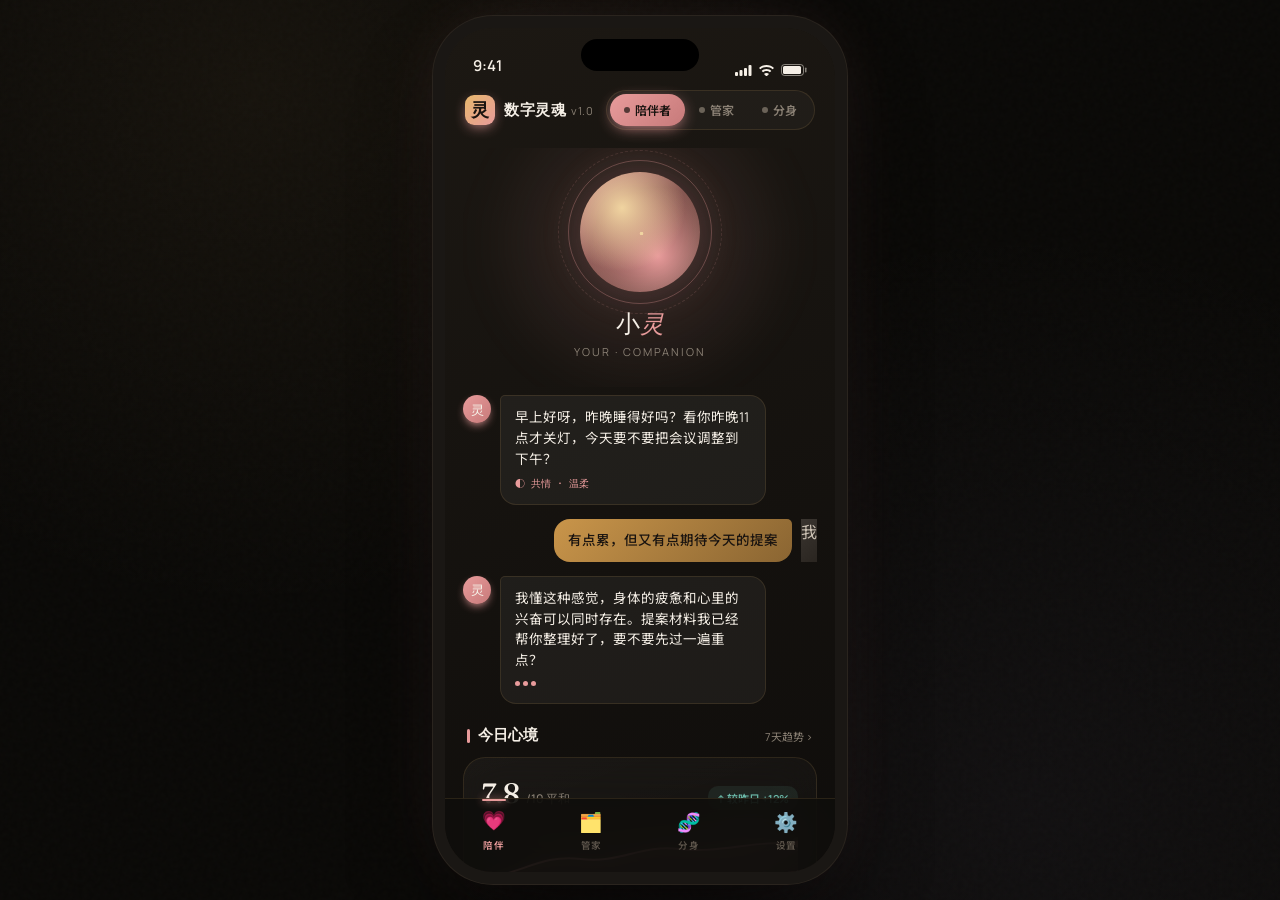
<file: digital-soul.html>
<!DOCTYPE html>
<html lang="zh-CN">
<head>
<meta charset="UTF-8">
<meta name="viewport" content="width=device-width, initial-scale=1.0">
<title>数字灵魂 · Digital Soul</title>
<link rel="preconnect" href="https://fonts.googleapis.com">
<link rel="preconnect" href="https://fonts.gstatic.com" crossorigin>
<link href="https://fonts.googleapis.com/css2?family=Fraunces:opsz,wght,SOFT@9..144,300..900,0..100&family=Manrope:wght@300..800&family=Noto+Sans+SC:wght@300..700&family=Noto+Serif+SC:wght@400;500;600;700&family=JetBrains+Mono:wght@400;500&display=swap" rel="stylesheet">
<style>
:root{
  --bg:#14110E;
  --bg-grad-1:#1C1813;
  --bg-grad-2:#0F0D0B;
  --surface:#1F1A15;
  --surface-2:#261F19;
  --surface-3:#2E2620;
  --line:rgba(232,184,109,0.12);
  --line-strong:rgba(232,184,109,0.22);
  --text:#F5EFE6;
  --text-2:#C9BFB1;
  --text-3:#8A8074;
  --text-4:#5C544A;
  --amber:#E8B86D;
  --amber-deep:#C9954A;
  --amber-soft:#F0D4A0;
  /* 角色色 */
  --companion:#E89B9B;       /* 玫瑰 陪伴者 */
  --companion-deep:#C77A7A;
  --butler:#6BB8A8;           /* 青绿 管家 */
  --butler-deep:#4A9888;
  --twin:#A89BD4;             /* 紫罗兰 分身 */
  --twin-deep:#8576B8;
  /* 当前角色色 */
  --role:var(--companion);
  --role-deep:var(--companion-deep);
  --role-glow:rgba(232,155,155,0.18);
  --radius:22px;
  --radius-sm:14px;
  --shadow:0 24px 60px -20px rgba(0,0,0,0.7);
}
*{margin:0;padding:0;box-sizing:border-box;-webkit-tap-highlight-color:transparent}
html,body{height:100%}
body{
  font-family:'Manrope','Noto Sans SC',sans-serif;
  background:#0A0907;
  color:var(--text);
  display:flex;
  align-items:center;
  justify-content:center;
  min-height:100vh;
  padding:24px;
  overflow:hidden;
  background-image:
    radial-gradient(circle at 20% 10%, rgba(232,184,109,0.06), transparent 40%),
    radial-gradient(circle at 80% 90%, rgba(168,155,212,0.05), transparent 45%);
}
/* 背景颗粒 */
body::before{
  content:"";
  position:fixed;inset:0;
  background-image:url("data:image/svg+xml,%3Csvg viewBox='0 0 200 200' xmlns='http://www.w3.org/2000/svg'%3E%3Cfilter id='n'%3E%3CfeTurbulence type='fractalNoise' baseFrequency='0.9' numOctaves='3'/%3E%3C/filter%3E%3Crect width='100%25' height='100%25' filter='url(%23n)' opacity='0.4'/%3E%3C/svg%3E");
  opacity:0.05;
  pointer-events:none;
  z-index:0;
}

/* ===== 手机外壳 ===== */
.device{
  position:relative;
  width:390px;
  height:844px;
  background:linear-gradient(160deg,var(--bg-grad-1),var(--bg-grad-2));
  border-radius:48px;
  box-shadow:
    0 0 0 12px #1a1714,
    0 0 0 13px #2a241e,
    0 50px 100px -20px rgba(0,0,0,0.9),
    0 0 80px -10px var(--role-glow);
  overflow:hidden;
  z-index:1;
  transition:box-shadow .8s ease;
}
/* 灵动岛 */
.notch{
  position:absolute;
  top:11px;left:50%;
  transform:translateX(-50%);
  width:118px;height:32px;
  background:#000;
  border-radius:20px;
  z-index:100;
}

/* ===== 状态栏 ===== */
.statusbar{
  position:relative;
  height:54px;
  display:flex;
  align-items:flex-end;
  justify-content:space-between;
  padding:0 28px 6px;
  font-family:'Manrope';
  font-weight:600;
  font-size:15px;
  color:var(--text);
  z-index:50;
}
.statusbar .right{display:flex;gap:7px;align-items:center}
.statusbar svg{display:block}

/* ===== 主容器 ===== */
.app{
  position:relative;
  height:calc(100% - 54px);
  display:flex;
  flex-direction:column;
  overflow:hidden;
}

/* ===== 顶部角色切换 ===== */
.topbar{
  padding:8px 20px 14px;
  display:flex;
  align-items:center;
  justify-content:space-between;
  gap:12px;
  flex-shrink:0;
}
.brand{
  display:flex;align-items:center;gap:9px;
}
.brand-mark{
  width:30px;height:30px;
  border-radius:9px;
  background:linear-gradient(135deg,var(--amber),var(--role));
  display:flex;align-items:center;justify-content:center;
  font-family:'Fraunces';font-weight:600;font-size:18px;color:#1a1410;
  box-shadow:0 4px 14px -4px var(--role);
  transition:all .6s ease;
}
.brand-name{
  font-family:'Noto Serif SC';
  font-weight:600;
  font-size:15px;
  letter-spacing:0.5px;
}
.brand-name span{color:var(--text-3);font-weight:400;font-size:11px;margin-left:5px;font-family:'Manrope'}

.role-switch{
  display:flex;
  background:rgba(255,255,255,0.03);
  border:1px solid var(--line);
  border-radius:30px;
  padding:3px;
  position:relative;
}
.role-pill{
  position:relative;
  padding:7px 14px;
  font-size:12px;
  font-weight:600;
  color:var(--text-3);
  cursor:pointer;
  border-radius:24px;
  z-index:2;
  transition:color .4s ease;
  display:flex;align-items:center;gap:5px;
  white-space:nowrap;
}
.role-pill.active{color:#1a1410}
.role-pill .dot{
  width:6px;height:6px;border-radius:50%;
  background:currentColor;
  opacity:.7;
}
.role-indicator{
  position:absolute;
  top:3px;
  height:calc(100% - 6px);
  border-radius:24px;
  background:linear-gradient(135deg,var(--role),var(--role-deep));
  transition:all .5s cubic-bezier(.5,.1,.3,1.2);
  z-index:1;
  box-shadow:0 4px 16px -4px var(--role);
}

/* ===== 内容滚动区 ===== */
.screen-wrap{
  flex:1;
  overflow:hidden;
  position:relative;
}
.screen{
  position:absolute;
  inset:0;
  overflow-y:auto;
  overflow-x:hidden;
  padding:4px 18px 110px;
  opacity:0;
  transform:translateY(14px);
  pointer-events:none;
  transition:opacity .45s ease, transform .45s ease;
}
.screen.active{
  opacity:1;
  transform:translateY(0);
  pointer-events:auto;
}
.screen::-webkit-scrollbar{width:0}

/* ===== 通用组件 ===== */
.card{
  background:linear-gradient(160deg,rgba(255,255,255,0.04),rgba(255,255,255,0.01));
  border:1px solid var(--line);
  border-radius:var(--radius);
  padding:18px;
  backdrop-filter:blur(20px);
}
.section-title{
  display:flex;
  align-items:center;
  justify-content:space-between;
  margin:22px 4px 12px;
}
.section-title h3{
  font-family:'Noto Serif SC';
  font-weight:600;
  font-size:15px;
  color:var(--text);
  display:flex;align-items:center;gap:8px;
}
.section-title h3::before{
  content:"";
  width:3px;height:14px;
  border-radius:2px;
  background:var(--role);
  transition:background .5s;
}
.section-title .more{
  font-size:11px;color:var(--text-3);
  display:flex;align-items:center;gap:3px;
}

/* ============ 陪伴者 ============ */
.hero-companion{
  position:relative;
  padding:24px 18px 28px;
  text-align:center;
  overflow:hidden;
}
.hero-companion::before{
  content:"";
  position:absolute;
  top:-40%;left:50%;
  transform:translateX(-50%);
  width:380px;height:380px;
  background:radial-gradient(circle,var(--role-glow),transparent 60%);
  filter:blur(20px);
  transition:background .6s;
}
.soul-orb{
  position:relative;
  width:120px;height:120px;
  margin:0 auto 16px;
  z-index:2;
}
.orb-core{
  position:absolute;inset:0;
  border-radius:50%;
  background:
    radial-gradient(circle at 35% 30%,var(--amber-soft),transparent 55%),
    radial-gradient(circle at 65% 70%,var(--role),transparent 60%),
    linear-gradient(135deg,var(--role-deep),#3a2418);
  box-shadow:
    0 0 40px var(--role-glow),
    inset 0 0 30px rgba(255,255,255,0.1);
  animation:orbPulse 4s ease-in-out infinite;
}
.orb-ring{
  position:absolute;
  inset:-12px;
  border-radius:50%;
  border:1px solid var(--role);
  opacity:0.3;
  animation:orbRing 8s linear infinite;
}
.orb-ring:nth-child(3){
  inset:-22px;
  border-style:dashed;
  opacity:0.15;
  animation-duration:14s;
  animation-direction:reverse;
}
.orb-particles{
  position:absolute;inset:0;
  border-radius:50%;
}
.orb-particles span{
  position:absolute;
  width:3px;height:3px;
  border-radius:50%;
  background:var(--amber-soft);
  top:50%;left:50%;
}
.orb-particles span:nth-child(1){animation:part 6s ease-in-out infinite}
.orb-particles span:nth-child(2){animation:part 7s ease-in-out infinite -2s}
.orb-particles span:nth-child(3){animation:part 8s ease-in-out infinite -4s}
.orb-particles span:nth-child(4){animation:part 6.5s ease-in-out infinite -1s}

@keyframes orbPulse{
  0%,100%{transform:scale(1);filter:brightness(1)}
  50%{transform:scale(1.04);filter:brightness(1.15)}
}
@keyframes orbRing{
  to{transform:rotate(360deg)}
}
@keyframes part{
  0%{transform:translate(-50%,-50%) translate(0,0);opacity:0}
  20%{opacity:1}
  100%{transform:translate(-50%,-50%) translate(var(--x),var(--y));opacity:0}
}

.companion-name{
  font-family:'Fraunces','Noto Serif SC';
  font-weight:500;
  font-size:24px;
  letter-spacing:0.5px;
  margin-bottom:4px;
  position:relative;z-index:2;
}
.companion-name em{
  font-style:italic;
  color:var(--role);
  transition:color .5s;
}
.companion-tag{
  font-size:11px;
  color:var(--text-3);
  letter-spacing:2px;
  text-transform:uppercase;
  position:relative;z-index:2;
}

/* 对话区 */
.chat{
  margin-top:8px;
}
.msg{
  display:flex;
  margin-bottom:14px;
  gap:9px;
}
.msg.bot .avatar{
  width:28px;height:28px;
  border-radius:50%;
  background:linear-gradient(135deg,var(--role),var(--role-deep));
  flex-shrink:0;
  display:flex;align-items:center;justify-content:center;
  font-size:13px;
  box-shadow:0 4px 10px -3px var(--role);
  transition:background .5s;
}
.msg.user{flex-direction:row-reverse}
.msg.user .avatar{
  background:linear-gradient(135deg,#3a3530,#2a2520);
  color:var(--text-2);
  box-shadow:none;
}
.bubble{
  max-width:75%;
  padding:11px 14px;
  border-radius:16px;
  font-size:13.5px;
  line-height:1.55;
  position:relative;
}
.msg.bot .bubble{
  background:rgba(255,255,255,0.05);
  border:1px solid var(--line);
  border-top-left-radius:5px;
  color:var(--text);
}
.msg.user .bubble{
  background:linear-gradient(135deg,var(--amber-deep),#8a6532);
  border-top-right-radius:5px;
  color:#1a1410;
  font-weight:500;
}
.bubble .emotion{
  display:inline-flex;
  align-items:center;
  gap:4px;
  font-size:10px;
  color:var(--role);
  margin-top:6px;
  font-family:'JetBrains Mono';
}
.typing{
  display:inline-flex;gap:3px;padding:4px 0;
}
.typing span{
  width:5px;height:5px;border-radius:50%;
  background:var(--role);
  animation:typing 1.4s infinite;
}
.typing span:nth-child(2){animation-delay:.2s}
.typing span:nth-child(3){animation-delay:.4s}
@keyframes typing{0%,60%,100%{opacity:.3;transform:translateY(0)}30%{opacity:1;transform:translateY(-3px)}}

/* 快捷动作 */
.quick-actions{
  display:grid;
  grid-template-columns:repeat(4,1fr);
  gap:9px;
  margin-top:6px;
}
.qa{
  display:flex;
  flex-direction:column;
  align-items:center;
  gap:7px;
  padding:14px 6px;
  background:rgba(255,255,255,0.03);
  border:1px solid var(--line);
  border-radius:var(--radius-sm);
  cursor:pointer;
  transition:all .3s;
}
.qa:hover{background:rgba(255,255,255,0.06);transform:translateY(-2px);border-color:var(--line-strong)}
.qa-icon{
  width:34px;height:34px;
  border-radius:10px;
  background:linear-gradient(135deg,var(--role),var(--role-deep));
  display:flex;align-items:center;justify-content:center;
  font-size:16px;
  box-shadow:0 6px 14px -5px var(--role);
  transition:all .5s;
}
.qa-label{font-size:10.5px;color:var(--text-2);font-weight:500}

/* 情绪曲线 */
.mood-card{
  position:relative;
  overflow:hidden;
}
.mood-head{
  display:flex;justify-content:space-between;align-items:flex-end;
  margin-bottom:14px;
}
.mood-head .now{
  font-family:'Fraunces';
  font-size:28px;
  font-weight:500;
}
.mood-head .now small{font-size:12px;color:var(--text-3);font-family:'Manrope';margin-left:6px}
.mood-head .trend{
  font-size:11px;
  color:var(--butler);
  background:rgba(107,184,168,0.1);
  padding:4px 9px;
  border-radius:10px;
  font-weight:600;
}
.mood-svg{
  width:100%;height:80px;
}
.mood-svg path.area{fill:url(#moodGrad);opacity:.4}
.mood-svg path.line{stroke:var(--companion);stroke-width:2;fill:none;filter:drop-shadow(0 2px 6px var(--companion))}
.mood-days{display:flex;justify-content:space-between;margin-top:6px;font-size:10px;color:var(--text-4);font-family:'JetBrains Mono'}

/* ============ 管家秘书 ============ */
.greet{
  padding:6px 4px 16px;
}
.greet h2{
  font-family:'Fraunces','Noto Serif SC';
  font-weight:500;
  font-size:22px;
  line-height:1.3;
  margin-bottom:4px;
}
.greet h2 em{font-style:italic;color:var(--butler)}
.greet p{font-size:12px;color:var(--text-3);line-height:1.6}
.greet .weather{
  display:inline-flex;align-items:center;gap:6px;
  margin-top:10px;
  font-size:11.5px;
  color:var(--text-2);
  background:rgba(107,184,168,0.08);
  border:1px solid rgba(107,184,168,0.18);
  padding:6px 11px;
  border-radius:20px;
}

/* 今日时间轴 */
.timeline{
  position:relative;
  padding-left:24px;
}
.timeline::before{
  content:"";
  position:absolute;
  left:7px;top:6px;bottom:6px;
  width:1.5px;
  background:linear-gradient(var(--butler),transparent);
  opacity:.4;
}
.tl-item{
  position:relative;
  margin-bottom:14px;
  padding-left:4px;
}
.tl-item::before{
  content:"";
  position:absolute;
  left:-21px;top:6px;
  width:11px;height:11px;
  border-radius:50%;
  background:var(--bg);
  border:2px solid var(--butler);
}
.tl-item.now::before{
  background:var(--butler);
  box-shadow:0 0 0 4px rgba(107,184,168,0.2);
  animation:pulse 2s infinite;
}
@keyframes pulse{0%,100%{box-shadow:0 0 0 4px rgba(107,184,168,0.2)}50%{box-shadow:0 0 0 8px rgba(107,184,168,0.08)}}
.tl-time{
  font-family:'JetBrains Mono';
  font-size:11px;
  color:var(--butler);
  font-weight:600;
  margin-bottom:3px;
}
.tl-content{
  background:rgba(255,255,255,0.03);
  border:1px solid var(--line);
  border-radius:12px;
  padding:10px 13px;
}
.tl-content .t{font-size:13px;font-weight:500;margin-bottom:3px}
.tl-content .d{font-size:11px;color:var(--text-3)}
.tl-item.now .tl-content{border-color:rgba(107,184,168,0.3);background:rgba(107,184,168,0.05)}

/* 任务卡片网格 */
.task-grid{
  display:grid;
  grid-template-columns:1fr 1fr;
  gap:10px;
}
.task-card{
  padding:14px;
  border-radius:var(--radius-sm);
  border:1px solid var(--line);
  background:linear-gradient(150deg,rgba(255,255,255,0.04),rgba(255,255,255,0.01));
  cursor:pointer;
  transition:all .3s;
  position:relative;
  overflow:hidden;
}
.task-card:hover{transform:translateY(-2px);border-color:var(--line-strong)}
.task-card::after{
  content:"";
  position:absolute;
  right:-20px;top:-20px;
  width:60px;height:60px;border-radius:50%;
  background:var(--tc,var(--butler));
  opacity:.08;
}
.tc-icon{
  font-size:20px;
  margin-bottom:8px;
}
.tc-title{font-size:12.5px;font-weight:600;margin-bottom:2px}
.tc-desc{font-size:10px;color:var(--text-3);line-height:1.4}

/* 智能提醒 */
.remind-item{
  display:flex;
  align-items:center;
  gap:12px;
  padding:12px 0;
  border-bottom:1px solid var(--line);
}
.remind-item:last-child{border:none}
.remind-icon{
  width:36px;height:36px;
  border-radius:10px;
  display:flex;align-items:center;justify-content:center;
  font-size:16px;
  flex-shrink:0;
}
.remind-text{flex:1}
.remind-text .rt{font-size:13px;font-weight:500;margin-bottom:2px}
.remind-text .rd{font-size:10.5px;color:var(--text-3);line-height:1.4}
.remind-time{font-family:'JetBrains Mono';font-size:10px;color:var(--text-3)}

/* ============ 数字分身 ============ */
.avatar-hero{
  text-align:center;
  padding:14px 4px 18px;
}
.avatar-circle{
  width:84px;height:84px;
  margin:0 auto 12px;
  border-radius:50%;
  background:
    radial-gradient(circle at 35% 30%,#E8B86D,transparent 50%),
    radial-gradient(circle at 65% 65%,var(--twin),transparent 55%),
    linear-gradient(135deg,#3a2a4a,#1a1428);
  border:2px solid var(--twin);
  box-shadow:0 0 30px rgba(168,155,212,0.3);
  position:relative;
  display:flex;align-items:center;justify-content:center;
  font-family:'Fraunces';font-size:30px;color:#fff;
}
.avatar-circle::after{
  content:"";
  position:absolute;
  inset:-6px;
  border-radius:50%;
  border:1px dashed var(--twin);
  opacity:.4;
  animation:orbRing 12s linear infinite;
}
.avatar-name{font-family:'Noto Serif SC';font-size:18px;font-weight:600;margin-bottom:3px}
.avatar-name em{color:var(--twin);font-style:normal}
.avatar-meta{font-size:11px;color:var(--text-3);font-family:'JetBrains Mono'}
.completeness{
  margin-top:14px;
  background:rgba(168,155,212,0.06);
  border:1px solid rgba(168,155,212,0.15);
  border-radius:14px;
  padding:12px 14px;
  display:flex;
  justify-content:space-between;
  align-items:center;
}
.comp-num{font-family:'Fraunces';font-size:24px;color:var(--twin)}
.comp-label{font-size:10px;color:var(--text-3);text-align:right;line-height:1.4}

/* 画像维度 */
.profile-dims{display:flex;flex-direction:column;gap:8px}
.dim{
  background:rgba(255,255,255,0.025);
  border:1px solid var(--line);
  border-radius:12px;
  padding:11px 13px;
  cursor:pointer;
  transition:all .25s;
}
.dim:hover{background:rgba(255,255,255,0.045)}
.dim-head{
  display:flex;
  justify-content:space-between;
  align-items:center;
  margin-bottom:7px;
}
.dim-name{
  font-size:12.5px;
  font-weight:600;
  display:flex;align-items:center;gap:7px;
}
.dim-name .di{
  font-size:13px;
}
.dim-meta{font-size:10px;color:var(--text-3);font-family:'JetBrains Mono'}
.dim-bar{
  height:4px;
  background:rgba(255,255,255,0.05);
  border-radius:2px;
  overflow:hidden;
}
.dim-fill{
  height:100%;
  background:linear-gradient(90deg,var(--twin-deep),var(--twin));
  border-radius:2px;
  position:relative;
}
.dim-fill::after{
  content:"";
  position:absolute;
  right:0;top:0;
  width:6px;height:100%;
  background:#fff;
  opacity:.6;
  box-shadow:0 0 8px var(--twin);
}
.dim-tags{
  display:flex;flex-wrap:wrap;gap:4px;
  margin-top:7px;
}
.dim-tags span{
  font-size:9.5px;
  padding:2px 7px;
  background:rgba(168,155,212,0.1);
  color:var(--twin);
  border-radius:8px;
  font-family:'JetBrains Mono';
}

/* 分身能力 */
.proxy-row{
  display:flex;
  align-items:center;
  justify-content:space-between;
  padding:11px 0;
  border-bottom:1px solid var(--line);
}
.proxy-row:last-child{border:none}
.proxy-left{display:flex;align-items:center;gap:11px}
.proxy-ic{
  width:32px;height:32px;border-radius:9px;
  background:rgba(168,155,212,0.1);
  display:flex;align-items:center;justify-content:center;
  font-size:15px;
}
.proxy-info .pt{font-size:12.5px;font-weight:500}
.proxy-info .pd{font-size:10px;color:var(--text-3);margin-top:1px}
.toggle{
  width:34px;height:19px;
  background:rgba(255,255,255,0.08);
  border-radius:12px;
  position:relative;
  cursor:pointer;
  transition:background .3s;
}
.toggle.on{background:var(--twin)}
.toggle::after{
  content:"";
  position:absolute;
  top:2px;left:2px;
  width:15px;height:15px;
  background:#fff;border-radius:50%;
  transition:left .3s;
}
.toggle.on::after{left:17px}

/* ============ 设置 ============ */
.settings-group{
  margin-bottom:8px;
}
.set-card{
  background:rgba(255,255,255,0.025);
  border:1px solid var(--line);
  border-radius:var(--radius-sm);
  overflow:hidden;
}
.set-row{
  display:flex;
  align-items:center;
  padding:13px 15px;
  gap:12px;
  border-bottom:1px solid var(--line);
}
.set-row:last-child{border:none}
.set-ic{
  width:30px;height:30px;
  border-radius:8px;
  background:rgba(232,184,109,0.1);
  display:flex;align-items:center;justify-content:center;
  font-size:14px;
  flex-shrink:0;
}
.set-text{flex:1}
.set-text .st{font-size:13px;font-weight:500}
.set-text .sd{font-size:10.5px;color:var(--text-3);margin-top:1px;line-height:1.4}
.set-value{
  font-size:11px;
  color:var(--amber);
  font-family:'JetBrains Mono';
  display:flex;align-items:center;gap:4px;
}
.chev{color:var(--text-4);font-size:14px}

/* 模型配置卡 */
.llm-card{
  background:linear-gradient(150deg,rgba(232,184,109,0.06),rgba(232,184,109,0.01));
  border:1px solid var(--line-strong);
  border-radius:var(--radius);
  padding:18px;
  position:relative;
  overflow:hidden;
}
.llm-card::before{
  content:"LLM";
  position:absolute;
  top:-10px;right:8px;
  font-family:'Fraunces';
  font-size:64px;
  font-weight:600;
  color:var(--amber);
  opacity:.05;
  letter-spacing:-2px;
}
.llm-head{display:flex;justify-content:space-between;align-items:center;margin-bottom:14px}
.llm-head .lt{font-family:'Noto Serif SC';font-weight:600;font-size:15px;display:flex;align-items:center;gap:8px}
.llm-head .lt::before{content:"";width:3px;height:14px;background:var(--amber);border-radius:2px}
.llm-status{
  font-size:10px;
  background:rgba(107,184,168,0.12);
  color:var(--butler);
  padding:3px 8px;
  border-radius:8px;
  font-family:'JetBrains Mono';
  display:flex;align-items:center;gap:4px;
}
.llm-status::before{content:"";width:5px;height:5px;border-radius:50%;background:var(--butler);box-shadow:0 0 6px var(--butler)}

.llm-field{margin-bottom:13px}
.llm-field:last-child{margin-bottom:0}
.llm-label{
  font-size:10.5px;
  color:var(--text-3);
  text-transform:uppercase;
  letter-spacing:1px;
  margin-bottom:6px;
  font-weight:600;
}
.llm-input{
  width:100%;
  background:rgba(0,0,0,0.25);
  border:1px solid var(--line);
  border-radius:10px;
  padding:10px 12px;
  color:var(--text);
  font-size:12.5px;
  font-family:'Manrope','Noto Sans SC';
  outline:none;
}
.llm-input:focus{border-color:var(--amber);box-shadow:0 0 0 3px rgba(232,184,109,0.1)}
.llm-select{
  display:flex;flex-wrap:wrap;gap:6px;
}
.llm-opt{
  padding:6px 11px;
  font-size:11px;
  border:1px solid var(--line);
  border-radius:18px;
  color:var(--text-2);
  cursor:pointer;
  transition:all .25s;
}
.llm-opt.active{background:var(--amber);color:#1a1410;border-color:var(--amber);font-weight:600}
.llm-opt:hover:not(.active){border-color:var(--amber);color:var(--amber)}

.slider-row{display:flex;align-items:center;gap:10px}
.slider{
  flex:1;
  -webkit-appearance:none;
  height:4px;
  background:rgba(255,255,255,0.08);
  border-radius:2px;
  outline:none;
}
.slider::-webkit-slider-thumb{
  -webkit-appearance:none;
  width:16px;height:16px;
  background:var(--amber);
  border-radius:50%;
  cursor:pointer;
  box-shadow:0 0 0 4px rgba(232,184,109,0.15);
}
.slider-val{
  font-family:'JetBrains Mono';
  font-size:11px;
  color:var(--amber);
  min-width:32px;
  text-align:right;
}

/* 导出 */
.export-card{
  background:linear-gradient(150deg,rgba(168,155,212,0.06),rgba(168,155,212,0.01));
  border:1px solid rgba(168,155,212,0.18);
  border-radius:var(--radius);
  padding:18px;
}
.export-stats{
  display:grid;
  grid-template-columns:repeat(3,1fr);
  gap:1px;
  background:var(--line);
  border-radius:12px;
  overflow:hidden;
  margin:14px 0;
}
.es-item{
  background:var(--surface);
  padding:11px 6px;
  text-align:center;
}
.es-num{
  font-family:'Fraunces';
  font-size:20px;
  color:var(--twin);
  font-weight:500;
}
.es-lbl{font-size:9px;color:var(--text-3);margin-top:2px}
.export-btn{
  display:flex;
  gap:8px;
}
.btn{
  flex:1;
  padding:11px;
  border-radius:12px;
  border:none;
  font-size:12px;
  font-weight:600;
  cursor:pointer;
  display:flex;align-items:center;justify-content:center;gap:6px;
  transition:all .25s;
}
.btn-primary{
  background:linear-gradient(135deg,var(--twin),var(--twin-deep));
  color:#fff;
  box-shadow:0 8px 20px -8px var(--twin);
}
.btn-primary:hover{transform:translateY(-1px)}
.btn-ghost{
  background:rgba(255,255,255,0.04);
  border:1px solid var(--line);
  color:var(--text-2);
}

/* 隐私 */
.privacy-grid{display:grid;grid-template-columns:1fr 1fr;gap:8px}
.priv-item{
  padding:11px;
  background:rgba(255,255,255,0.025);
  border:1px solid var(--line);
  border-radius:11px;
}
.priv-item .pn{font-size:11px;font-weight:600;margin-bottom:3px;display:flex;align-items:center;gap:5px}
.priv-item .pd{font-size:9.5px;color:var(--text-3);line-height:1.4}
.priv-tag{
  font-size:8px;
  padding:1px 5px;
  border-radius:5px;
  background:rgba(107,184,168,0.15);
  color:var(--butler);
  font-family:'JetBrains Mono';
}

/* ============ 底部输入栏 ============ */
.composer{
  position:absolute;
  left:14px;right:14px;
  bottom:78px;
  z-index:30;
  display:none;
}
.composer.show{display:flex;align-items:center;gap:8px}
.composer-input{
  flex:1;
  background:rgba(31,26,21,0.85);
  backdrop-filter:blur(20px);
  border:1px solid var(--line-strong);
  border-radius:24px;
  padding:11px 16px;
  color:var(--text);
  font-size:13px;
  outline:none;
  font-family:inherit;
}
.composer-input::placeholder{color:var(--text-4)}
.composer-send{
  width:40px;height:40px;
  border-radius:50%;
  background:linear-gradient(135deg,var(--role),var(--role-deep));
  border:none;
  color:#1a1410;
  font-size:16px;
  cursor:pointer;
  display:flex;align-items:center;justify-content:center;
  box-shadow:0 6px 16px -4px var(--role);
  transition:all .3s;
}

/* ============ 底部导航 ============ */
.tabbar{
  position:absolute;
  left:0;right:0;bottom:0;
  height:74px;
  background:rgba(15,13,11,0.85);
  backdrop-filter:blur(30px);
  border-top:1px solid var(--line);
  display:flex;
  z-index:40;
  padding-bottom:10px;
}
.tab{
  flex:1;
  display:flex;flex-direction:column;
  align-items:center;justify-content:center;
  gap:3px;
  cursor:pointer;
  color:var(--text-4);
  transition:color .3s;
  position:relative;
}
.tab.active{color:var(--role)}
.tab-ic{font-size:19px;transition:transform .3s}
.tab.active .tab-ic{transform:translateY(-2px)}
.tab-lbl{font-size:9.5px;font-weight:600;letter-spacing:.5px}
.tab.active::before{
  content:"";
  position:absolute;
  top:0;
  width:24px;height:2px;
  border-radius:2px;
  background:var(--role);
  box-shadow:0 0 8px var(--role);
  transition:background .5s;
}

/* Toast */
.toast{
  position:fixed;
  top:30px;left:50%;
  transform:translateX(-50%) translateY(-30px);
  background:rgba(31,26,21,0.95);
  border:1px solid var(--line-strong);
  padding:11px 18px;
  border-radius:14px;
  font-size:12.5px;
  color:var(--text);
  z-index:1000;
  opacity:0;
  pointer-events:none;
  transition:all .4s;
  backdrop-filter:blur(20px);
  box-shadow:var(--shadow);
  display:flex;align-items:center;gap:8px;
}
.toast.show{opacity:1;transform:translateX(-50%) translateY(0)}
.toast .ic{color:var(--butler);font-size:14px}

/* 平板/桌面适配提示 */
@media (max-height:880px){
  body{padding:10px}
  .device{transform:scale(0.95);transform-origin:center}
}
@media (max-width:420px){
  body{padding:0}
  .device{
    width:100%;height:100vh;height:100dvh;
    border-radius:0;
    box-shadow:none;
  }
  .notch{display:none}
}
</style>
</head>
<body>

<div class="device" id="device">
  <div class="notch"></div>

  <!-- 状态栏 -->
  <div class="statusbar">
    <span>9:41</span>
    <div class="right">
      <!-- 信号 -->
      <svg width="17" height="11" viewBox="0 0 17 11" fill="currentColor"><rect x="0" y="7" width="3" height="4" rx="1"/><rect x="4.5" y="5" width="3" height="6" rx="1"/><rect x="9" y="3" width="3" height="8" rx="1"/><rect x="13.5" y="0" width="3" height="11" rx="1"/></svg>
      <!-- WiFi -->
      <svg width="15" height="11" viewBox="0 0 15 11" fill="currentColor"><path d="M7.5 0C4.5 0 1.8 1.1 0 2.9l1.4 1.4C2.9 2.8 5.1 2 7.5 2s4.6.8 6.1 2.3l1.4-1.4C13.2 1.1 10.5 0 7.5 0zm0 4C5.6 4 3.9 4.7 2.7 5.9L4.1 7.3c.9-.9 2.1-1.4 3.4-1.4s2.5.5 3.4 1.4l1.4-1.4C11.1 4.7 9.4 4 7.5 4zm0 4c-1 0-1.9.4-2.5 1l2.5 2.5L10 9c-.6-.6-1.5-1-2.5-1z"/></svg>
      <!-- 电池 -->
      <svg width="26" height="12" viewBox="0 0 26 12" fill="none"><rect x="0.5" y="0.5" width="22" height="11" rx="3" stroke="currentColor" opacity="0.5"/><rect x="2" y="2" width="18" height="8" rx="1.5" fill="currentColor"/><rect x="24" y="3.5" width="1.5" height="5" rx="0.75" fill="currentColor" opacity="0.5"/></svg>
    </div>
  </div>

  <div class="app">
    <!-- 顶部 -->
    <div class="topbar">
      <div class="brand">
        <div class="brand-mark">灵</div>
        <div class="brand-name">数字灵魂<span>v1.0</span></div>
      </div>
      <div class="role-switch" id="roleSwitch">
        <div class="role-indicator" id="roleIndicator"></div>
        <div class="role-pill active" data-role="companion"><span class="dot"></span>陪伴者</div>
        <div class="role-pill" data-role="butler"><span class="dot"></span>管家</div>
        <div class="role-pill" data-role="twin"><span class="dot"></span>分身</div>
      </div>
    </div>

    <!-- 屏幕容器 -->
    <div class="screen-wrap">

      <!-- ===== 陪伴者 ===== -->
      <div class="screen active" id="screen-companion">
        <div class="hero-companion">
          <div class="soul-orb">
            <div class="orb-core"></div>
            <div class="orb-ring"></div>
            <div class="orb-ring"></div>
            <div class="orb-particles">
              <span style="--x:30px;--y:-20px"></span>
              <span style="--x:-25px;--y:-30px"></span>
              <span style="--x:35px;--y:25px"></span>
              <span style="--x:-30px;--y:20px"></span>
            </div>
          </div>
          <div class="companion-name">小<em>灵</em></div>
          <div class="companion-tag">YOUR  ·  COMPANION</div>
        </div>

        <div class="chat">
          <div class="msg bot">
            <div class="avatar">灵</div>
            <div class="bubble">
              早上好呀，昨晚睡得好吗？看你昨晚11点才关灯，今天要不要把会议调整到下午？<br>
              <span class="emotion">◐ 共情 · 温柔</span>
            </div>
          </div>
          <div class="msg user">
            <div class="avatar">我</div>
            <div class="bubble">有点累，但又有点期待今天的提案</div>
          </div>
          <div class="msg bot">
            <div class="avatar">灵</div>
            <div class="bubble">
              我懂这种感觉，身体的疲惫和心里的兴奋可以同时存在。提案材料我已经帮你整理好了，要不要先过一遍重点？<br>
              <div class="typing"><span></span><span></span><span></span></div>
            </div>
          </div>
        </div>

        <div class="section-title">
          <h3>今日心境</h3>
          <span class="more">7天趋势 ›</span>
        </div>
        <div class="card mood-card">
          <div class="mood-head">
            <div class="now">7.8<small>/10 平和</small></div>
            <div class="trend">↑ 较昨日 +12%</div>
          </div>
          <svg class="mood-svg" viewBox="0 0 320 80" preserveAspectRatio="none">
            <defs>
              <linearGradient id="moodGrad" x1="0" y1="0" x2="0" y2="1">
                <stop offset="0%" stop-color="#E89B9B" stop-opacity="0.5"/>
                <stop offset="100%" stop-color="#E89B9B" stop-opacity="0"/>
              </linearGradient>
            </defs>
            <path class="area" d="M0,55 C40,50 60,30 100,35 C140,40 160,20 200,25 C240,30 280,15 320,20 L320,80 L0,80 Z"/>
            <path class="line" d="M0,55 C40,50 60,30 100,35 C140,40 160,20 200,25 C240,30 280,15 320,20"/>
            <circle cx="320" cy="20" r="3.5" fill="#E89B9B"/>
            <circle cx="320" cy="20" r="7" fill="#E89B9B" opacity="0.2"/>
          </svg>
          <div class="mood-days">
            <span>周一</span><span>周二</span><span>周三</span><span>周四</span><span>周五</span><span>周六</span><span>今日</span>
          </div>
        </div>

        <div class="section-title">
          <h3>陪伴方式</h3>
        </div>
        <div class="quick-actions">
          <div class="qa" onclick="toast('已开启深度对话模式')">
            <div class="qa-icon">💬</div>
            <div class="qa-label">深度对话</div>
          </div>
          <div class="qa" onclick="toast('情绪日记已记录')">
            <div class="qa-icon">📖</div>
            <div class="qa-label">情绪日记</div>
          </div>
          <div class="qa" onclick="toast('冥想引导已启动 · 10分钟')">
            <div class="qa-icon">🌙</div>
            <div class="qa-label">冥想引导</div>
          </div>
          <div class="qa" onclick="toast('正在切换声音形象')">
            <div class="qa-icon">🎭</div>
            <div class="qa-label">人格切换</div>
          </div>
        </div>
      </div>

      <!-- ===== 管家秘书 ===== -->
      <div class="screen" id="screen-butler">
        <div class="greet">
          <h2>早上好，<em>陈先生</em><br>今天有3件要事待办</h2>
          <p>北京 · 多云转晴 23°C · PM2.5 良<br>通勤预计 28 分钟，建议 8:50 前出门</p>
          <div class="weather">🌂 下午3点有阵雨，记得带伞</div>
        </div>

        <div class="section-title">
          <h3>今日时间轴</h3>
          <span class="more">查看全部 ›</span>
        </div>
        <div class="card" style="padding:18px 18px 4px">
          <div class="timeline">
            <div class="tl-item now">
              <div class="tl-time">09:30 · 进行中</div>
              <div class="tl-content">
                <div class="t">产品周会</div>
                <div class="d">线上 · 已生成会议纪要模板</div>
              </div>
            </div>
            <div class="tl-item">
              <div class="tl-time">12:00</div>
              <div class="tl-content">
                <div class="t">健康午餐 · 已代下单</div>
                <div class="d">轻食沙拉 + 三文鱼 · ¥38 · 预计11:50送达</div>
              </div>
            </div>
            <div class="tl-item">
              <div class="tl-time">14:00</div>
              <div class="tl-content">
                <div class="t">客户提案演示</div>
                <div class="d">会议室 B 区 · 已整理提案材料 3 份</div>
              </div>
            </div>
            <div class="tl-item">
              <div class="tl-time">18:30</div>
              <div class="tl-content">
                <div class="t">健身 · 私教课</div>
                <div class="d">已叫车 · 18:10 出发 · 预计 ¥24</div>
              </div>
            </div>
          </div>
        </div>

        <div class="section-title">
          <h3>快捷服务</h3>
        </div>
        <div class="task-grid">
          <div class="task-card" style="--tc:var(--butler)" onclick="toast('正在搜索附近餐厅')">
            <div class="tc-icon">🍜</div>
            <div class="tc-title">点外卖</div>
            <div class="tc-desc">智能推荐 · 代下单</div>
          </div>
          <div class="task-card" style="--tc:var(--amber)" onclick="toast('正在为您叫车')">
            <div class="tc-icon">🚗</div>
            <div class="tc-title">叫车出行</div>
            <div class="tc-desc">最优路线规划</div>
          </div>
          <div class="task-card" style="--tc:var(--twin)" onclick="toast('日程已创建')">
            <div class="tc-icon">📅</div>
            <div class="tc-title">日程安排</div>
            <div class="tc-desc">自然语言建会</div>
          </div>
          <div class="task-card" style="--tc:var(--companion)" onclick="toast('正在跨平台比价')">
            <div class="tc-icon">🛒</div>
            <div class="tc-title">智能购物</div>
            <div class="tc-desc">跨平台比价推荐</div>
          </div>
        </div>

        <div class="section-title">
          <h3>智能提醒</h3>
        </div>
        <div class="card">
          <div class="remind-item">
            <div class="remind-icon" style="background:rgba(232,155,155,0.12)">💊</div>
            <div class="remind-text">
              <div class="rt">服用维生素D</div>
              <div class="rd">餐后30分钟 · 已连续12天</div>
            </div>
            <div class="remind-time">12:30</div>
          </div>
          <div class="remind-item">
            <div class="remind-icon" style="background:rgba(107,184,168,0.12)">📞</div>
            <div class="remind-text">
              <div class="rt">给妈妈打电话</div>
              <div class="rd">每周三惯例 · 上次通话5天前</div>
            </div>
            <div class="remind-time">19:00</div>
          </div>
          <div class="remind-item">
            <div class="remind-icon" style="background:rgba(168,155,212,0.12)">🎂</div>
            <div class="remind-text">
              <div class="rt">小林生日</div>
              <div class="d rd">还有3天 · 已为您准备礼物方案</div>
            </div>
            <div class="remind-time">8/13</div>
          </div>
        </div>
      </div>

      <!-- ===== 数字分身 ===== -->
      <div class="screen" id="screen-twin">
        <div class="avatar-hero">
          <div class="avatar-circle">陈</div>
          <div class="avatar-name">陈<em>·</em>数字分身</div>
          <div class="avatar-meta">已陪伴 187 天 · 4,328 次对话</div>
          <div class="completeness">
            <div>
              <div class="comp-num">86%</div>
            </div>
            <div class="comp-label">画像完整度<br><span style="color:var(--twin)">优于 92% 用户</span></div>
          </div>
        </div>

        <div class="section-title">
          <h3>画像维度</h3>
          <span class="more">导出 ›</span>
        </div>
        <div class="profile-dims">
          <div class="dim">
            <div class="dim-head">
              <div class="dim-name"><span class="di">👤</span>基础属性</div>
              <div class="dim-meta">92% · 日更</div>
            </div>
            <div class="dim-bar"><div class="dim-fill" style="width:92%"></div></div>
            <div class="dim-tags"><span>32岁</span><span>产品经理</span><span>北京</span></div>
          </div>
          <div class="dim">
            <div class="dim-head">
              <div class="dim-name"><span class="di">🧠</span>性格特征</div>
              <div class="dim-meta">88% · 周更</div>
            </div>
            <div class="dim-bar"><div class="dim-fill" style="width:88%"></div></div>
            <div class="dim-tags"><span>INTJ</span><span>理性</span><span>内向</span></div>
          </div>
          <div class="dim">
            <div class="dim-head">
              <div class="dim-name"><span class="di">💗</span>情感状态</div>
              <div class="dim-meta">95% · 日更</div>
            </div>
            <div class="dim-bar"><div class="dim-fill" style="width:95%"></div></div>
            <div class="dim-tags"><span>平和</span><span>低压力</span></div>
          </div>
          <div class="dim">
            <div class="dim-head">
              <div class="dim-name"><span class="di">🎵</span>兴趣爱好</div>
              <div class="dim-meta">78% · 周更</div>
            </div>
            <div class="dim-bar"><div class="dim-fill" style="width:78%"></div></div>
            <div class="dim-tags"><span>爵士乐</span><span>科幻</span><span>徒步</span></div>
          </div>
          <div class="dim">
            <div class="dim-head">
              <div class="dim-name"><span class="di">💰</span>消费偏好</div>
              <div class="dim-meta">83% · 实时</div>
            </div>
            <div class="dim-bar"><div class="dim-fill" style="width:83%"></div></div>
            <div class="dim-tags"><span>品质优先</span><span>理性消费</span></div>
          </div>
          <div class="dim">
            <div class="dim-head">
              <div class="dim-name"><span class="di">❤️</span>健康画像</div>
              <div class="dim-meta">71% · 日更</div>
            </div>
            <div class="dim-bar"><div class="dim-fill" style="width:71%"></div></div>
            <div class="dim-tags"><span>睡眠良好</span><span>需增运动</span></div>
          </div>
          <div class="dim">
            <div class="dim-head">
              <div class="dim-name"><span class="di">👥</span>社交网络</div>
              <div class="dim-meta">65% · 月更</div>
            </div>
            <div class="dim-bar"><div class="dim-fill" style="width:65%"></div></div>
            <div class="dim-tags"><span>密友5人</span><span>低活跃</span></div>
          </div>
          <div class="dim">
            <div class="dim-head">
              <div class="dim-name"><span class="di">⚖️</span>价值观</div>
              <div class="dim-meta">58% · 季更</div>
            </div>
            <div class="dim-bar"><div class="dim-fill" style="width:58%"></div></div>
            <div class="dim-tags"><span>成长导向</span><span>家庭本位</span></div>
          </div>
        </div>

        <div class="section-title">
          <h3>分身能力</h3>
        </div>
        <div class="card">
          <div class="proxy-row">
            <div class="proxy-left">
              <div class="proxy-ic">💬</div>
              <div class="proxy-info">
                <div class="pt">消息代回复</div>
                <div class="pd">授权范围内自动回复常规消息</div>
              </div>
            </div>
            <div class="toggle on" onclick="this.classList.toggle('on')"></div>
          </div>
          <div class="proxy-row">
            <div class="proxy-left">
              <div class="proxy-ic">🎂</div>
              <div class="proxy-info">
                <div class="pt">朋友圈互动</div>
                <div class="pd">代为点赞、评论祝福</div>
              </div>
            </div>
            <div class="toggle on" onclick="this.classList.toggle('on')"></div>
          </div>
          <div class="proxy-row">
            <div class="proxy-left">
              <div class="proxy-ic">🤝</div>
              <div class="proxy-info">
                <div class="pt">商务初筛</div>
                <div class="pd">代表您初步沟通合作意向</div>
              </div>
            </div>
            <div class="toggle" onclick="this.classList.toggle('on')"></div>
          </div>
          <div class="proxy-row">
            <div class="proxy-left">
              <div class="proxy-ic">📊</div>
              <div class="proxy-info">
                <div class="pt">决策辅助</div>
                <div class="pd">基于画像给出消费/职业建议</div>
              </div>
            </div>
            <div class="toggle on" onclick="this.classList.toggle('on')"></div>
          </div>
          <div class="proxy-row">
            <div class="proxy-left">
              <div class="proxy-ic">🏛️</div>
              <div class="proxy-info">
                <div class="pt">数字遗产</div>
                <div class="pd">指定传承人 · 故事与画像留存</div>
              </div>
            </div>
            <div class="toggle" onclick="this.classList.toggle('on')"></div>
          </div>
        </div>
      </div>

      <!-- ===== 设置 ===== -->
      <div class="screen" id="screen-settings">
        <div class="section-title" style="margin-top:8px">
          <h3>大模型配置</h3>
        </div>
        <div class="llm-card">
          <div class="llm-head">
            <div class="lt">模型引擎</div>
            <div class="llm-status">已连接</div>
          </div>
          <div class="llm-field">
            <div class="llm-label">服务提供商</div>
            <div class="llm-select">
              <div class="llm-opt active" onclick="pickLlm(this)">OpenAI</div>
              <div class="llm-opt" onclick="pickLlm(this)">Anthropic</div>
              <div class="llm-opt" onclick="pickLlm(this)">DeepSeek</div>
              <div class="llm-opt" onclick="pickLlm(this)">通义千问</div>
              <div class="llm-opt" onclick="pickLlm(this)">本地 Ollama</div>
              <div class="llm-opt" onclick="pickLlm(this)">+ 自定义</div>
            </div>
          </div>
          <div class="llm-field">
            <div class="llm-label">模型版本</div>
            <input class="llm-input" value="gpt-4o-2024-08-06" />
          </div>
          <div class="llm-field">
            <div class="llm-label">API Key</div>
            <input class="llm-input" type="password" value="sk-proj-xxxxxxxxxxxxxxxxxxxx" />
          </div>
          <div class="llm-field">
            <div class="llm-label">接口地址 (Base URL)</div>
            <input class="llm-input" value="https://api.openai.com/v1" />
          </div>
          <div class="llm-field">
            <div class="llm-label">温度 Temperature · <span style="color:var(--text-2)">创造性</span></div>
            <div class="slider-row">
              <input type="range" class="slider" min="0" max="2" step="0.1" value="0.7" oninput="this.nextElementSibling.textContent=this.value" />
              <span class="slider-val">0.7</span>
            </div>
          </div>
          <div class="llm-field">
            <div class="llm-label">上下文长度 Tokens</div>
            <div class="slider-row">
              <input type="range" class="slider" min="2048" max="128000" step="2048" value="16384" oninput="this.nextElementSibling.textContent=(this.value/1000)+'K'" />
              <span class="slider-val">16K</span>
            </div>
          </div>
        </div>

        <div class="section-title">
          <h3>人格设定</h3>
        </div>
        <div class="set-card">
          <div class="set-row">
            <div class="set-ic">🎭</div>
            <div class="set-text">
              <div class="st">AI 性格风格</div>
              <div class="sd">温柔体贴 · 偶尔幽默</div>
            </div>
            <div class="set-value">温柔 ›</div>
          </div>
          <div class="set-row">
            <div class="set-ic">🔊</div>
            <div class="set-text">
              <div class="st">声音形象</div>
              <div class="sd">柔和女声 · 慢语速</div>
            </div>
            <div class="set-value">小灵 ›</div>
          </div>
          <div class="set-row">
            <div class="set-ic">🧬</div>
            <div class="set-text">
              <div class="st">系统提示词</div>
              <div class="sd">自定义AI的人设与行为准则</div>
            </div>
            <div class="chev">›</div>
          </div>
        </div>

        <div class="section-title">
          <h3>画像数据管理</h3>
        </div>
        <div class="export-card">
          <div style="font-family:'Noto Serif SC';font-weight:600;font-size:14px;display:flex;align-items:center;gap:8px">
            <span style="width:3px;height:14px;background:var(--twin);border-radius:2px"></span>
            我的画像
          </div>
          <p style="font-size:11px;color:var(--text-3);margin-top:8px;line-height:1.5">
            您的画像数据采用端侧加密存储，密钥由您掌控。可随时查看、修改、导出或删除。
          </p>
          <div class="export-stats">
            <div class="es-item">
              <div class="es-num">328</div>
              <div class="es-lbl">画像标签</div>
            </div>
            <div class="es-item">
              <div class="es-num">187</div>
              <div class="es-lbl">陪伴天数</div>
            </div>
            <div class="es-item">
              <div class="es-num">12.4M</div>
              <div class="es-lbl">数据体积</div>
            </div>
          </div>
          <div class="export-btn">
            <button class="btn btn-primary" onclick="exportProfile()">
              ⬇ 导出画像
            </button>
            <button class="btn btn-ghost" onclick="toast('已打开画像编辑器')">
              ✎ 编辑
            </button>
          </div>
          <div style="display:flex;gap:8px;margin-top:8px">
            <button class="btn btn-ghost" onclick="toast('JSON 数据已复制到剪贴板')">📋 复制JSON</button>
            <button class="btn btn-ghost" style="color:var(--companion)" onclick="toast('已彻底删除所有画像数据')">🗑 删除全部</button>
          </div>
        </div>

        <div class="section-title">
          <h3>隐私与安全</h3>
        </div>
        <div class="privacy-grid">
          <div class="priv-item">
            <div class="pn">🔒 端侧计算</div>
            <div class="pd">敏感数据不出设备</div>
          </div>
          <div class="priv-item">
            <div class="pn">🛡️ 差分隐私</div>
            <div class="pd">云端数据已脱敏</div>
          </div>
          <div class="priv-item">
            <div class="pn">🔑 加密隔离</div>
            <div class="pd">用户独立密钥</div>
          </div>
          <div class="priv-item">
            <div class="pn">👁️ 用户可控</div>
            <div class="pd">随时查看/删除</div>
          </div>
        </div>

        <div class="section-title">
          <h3>通用设置</h3>
        </div>
        <div class="set-card">
          <div class="set-row">
            <div class="set-ic">🔔</div>
            <div class="set-text">
              <div class="st">通知与提醒</div>
              <div class="sd">智能情境化推送</div>
            </div>
            <div class="chev">›</div>
          </div>
          <div class="set-row">
            <div class="set-ic">🌐</div>
            <div class="set-text">
              <div class="st">服务集成</div>
              <div class="sd">美团 · 滴滴 · 健康平台 等6项</div>
            </div>
            <div class="chev">›</div>
          </div>
          <div class="set-row">
            <div class="set-ic">🎨</div>
            <div class="set-text">
              <div class="st">外观主题</div>
              <div class="sd">深色 · 暖琥珀</div>
            </div>
            <div class="chev">›</div>
          </div>
          <div class="set-row">
            <div class="set-ic">ℹ️</div>
            <div class="set-text">
              <div class="st">关于数字灵魂</div>
              <div class="sd">版本 1.0.0 · 隐私协议</div>
            </div>
            <div class="chev">›</div>
          </div>
        </div>
      </div>

    </div>

    <!-- 输入栏 -->
    <div class="composer" id="composer">
      <input class="composer-input" placeholder="和小灵说点什么..." />
      <button class="composer-send" onclick="toast('消息已发送')">↑</button>
    </div>

    <!-- 底部导航 -->
    <div class="tabbar">
      <div class="tab active" data-tab="companion">
        <div class="tab-ic">💗</div>
        <div class="tab-lbl">陪伴</div>
      </div>
      <div class="tab" data-tab="butler">
        <div class="tab-ic">🗂️</div>
        <div class="tab-lbl">管家</div>
      </div>
      <div class="tab" data-tab="twin">
        <div class="tab-ic">🧬</div>
        <div class="tab-lbl">分身</div>
      </div>
      <div class="tab" data-tab="settings">
        <div class="tab-ic">⚙️</div>
        <div class="tab-lbl">设置</div>
      </div>
    </div>
  </div>
</div>

<div class="toast" id="toast"><span class="ic">✓</span><span id="toastText">操作成功</span></div>

<script>
const roleColors = {
  companion:{role:'#E89B9B',deep:'#C77A7A',glow:'rgba(232,155,155,0.18)'},
  butler:{role:'#6BB8A8',deep:'#4A9888',glow:'rgba(107,184,168,0.18)'},
  twin:{role:'#A89BD4',deep:'#8576B8',glow:'rgba(168,155,212,0.18)'}
};

function setRole(role){
  const c = roleColors[role];
  const root = document.documentElement;
  root.style.setProperty('--role',c.role);
  root.style.setProperty('--role-deep',c.deep);
  root.style.setProperty('--role-glow',c.glow);

  // 切换角色按钮高亮
  document.querySelectorAll('.role-pill').forEach(p=>{
    p.classList.toggle('active', p.dataset.role===role);
  });
  positionIndicator();

  // 联动底部tab
  document.querySelectorAll('.tab').forEach(t=>{
    t.classList.toggle('active', t.dataset.tab===role || (role==='companion' && t.dataset.tab==='companion'));
  });

  // 切换屏幕
  showScreen(role==='companion'?'companion':role==='butler'?'butler':'twin');
}

function positionIndicator(){
  const active = document.querySelector('.role-pill.active');
  const ind = document.getElementById('roleIndicator');
  if(!active) return;
  ind.style.width = active.offsetWidth+'px';
  ind.style.left = active.offsetLeft+'px';
}

function showScreen(name){
  document.querySelectorAll('.screen').forEach(s=>s.classList.remove('active'));
  document.getElementById('screen-'+name).classList.add('active');
  // 陪伴者界面显示输入栏
  const composer = document.getElementById('composer');
  composer.classList.toggle('show', name==='companion');
}

// 角色切换
document.querySelectorAll('.role-pill').forEach(p=>{
  p.addEventListener('click',()=>setRole(p.dataset.role));
});

// 底部Tab切换
document.querySelectorAll('.tab').forEach(t=>{
  t.addEventListener('click',()=>{
    const tab = t.dataset.tab;
    if(tab==='settings'){
      document.querySelectorAll('.tab').forEach(x=>x.classList.remove('active'));
      t.classList.add('active');
      showScreen('settings');
      // 设置页保持琥珀色主题
      const root=document.documentElement;
      root.style.setProperty('--role','#E8B86D');
      root.style.setProperty('--role-deep','#C9954A');
      root.style.setProperty('--role-glow','rgba(232,184,109,0.18)');
      document.querySelectorAll('.role-pill').forEach(p=>p.classList.remove('active'));
      positionIndicator();
    } else {
      setRole(tab);
    }
  });
});

// 模型选择
function pickLlm(el){
  el.parentElement.querySelectorAll('.llm-opt').forEach(x=>x.classList.remove('active'));
  el.classList.add('active');
  toast('已切换至 '+el.textContent);
}

// 导出画像
function exportProfile(){
  const data = {
    appName:"数字灵魂",
    version:"1.0.0",
    exportDate:new Date().toISOString(),
    user:{
      name:"陈先生",
      age:32,
      occupation:"产品经理",
      location:"北京",
      mbti:"INTJ"
    },
    profile:{
      completeness:0.86,
      dimensions:{
        basic:{score:0.92,tags:["32岁","产品经理","北京"]},
        personality:{score:0.88,tags:["INTJ","理性","内向"]},
        emotion:{score:0.95,tags:["平和","低压力"]},
        interests:{score:0.78,tags:["爵士乐","科幻","徒步"]},
        consumption:{score:0.83,tags:["品质优先","理性消费"]},
        health:{score:0.71,tags:["睡眠良好","需增运动"]},
        social:{score:0.65,tags:["密友5人","低活跃"]},
        values:{score:0.58,tags:["成长导向","家庭本位"]}
      }
    },
    stats:{
      days:187,
      conversations:4328,
      profileTags:328,
      dataSize:"12.4MB"
    },
    llm:{
      provider:"OpenAI",
      model:"gpt-4o-2024-08-06",
      temperature:0.7
    }
  };
  const blob = new Blob([JSON.stringify(data,null,2)],{type:'application/json'});
  const url = URL.createObjectURL(blob);
  const a = document.createElement('a');
  a.href = url;
  a.download = 'digital-soul-profile-'+new Date().toISOString().slice(0,10)+'.json';
  a.click();
  URL.revokeObjectURL(url);
  toast('画像数据已导出为 JSON');
}

// Toast
let toastTimer;
function toast(msg){
  const t = document.getElementById('toast');
  document.getElementById('toastText').textContent = msg;
  t.classList.add('show');
  clearTimeout(toastTimer);
  toastTimer = setTimeout(()=>t.classList.remove('show'),2200);
}

// 初始化指示器位置
window.addEventListener('load',()=>{
  setTimeout(positionIndicator,100);
});
window.addEventListener('resize',positionIndicator);
</script>
</body>
</html>
</file>
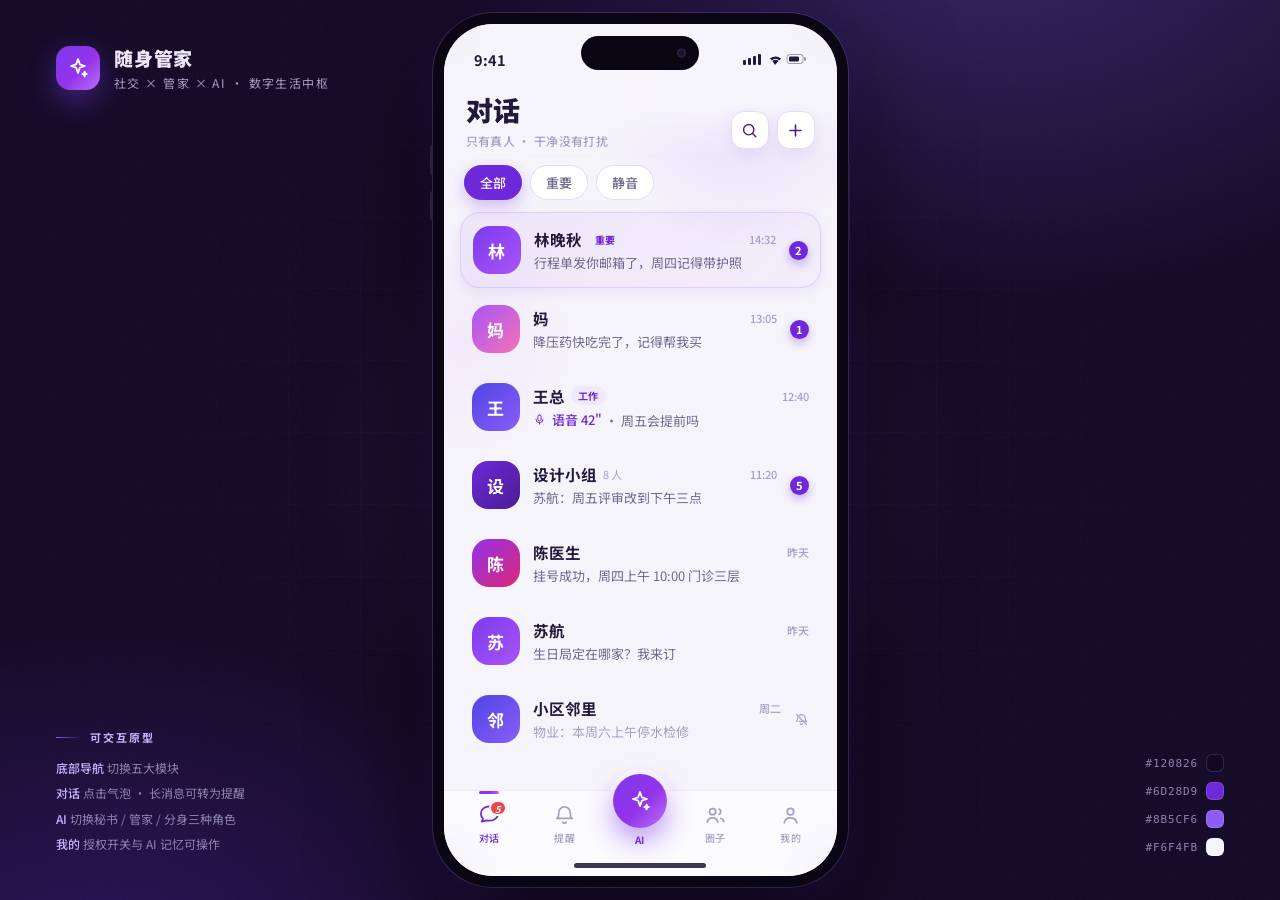
<file: lifehub-app.html>
<!DOCTYPE html>
<html lang="zh-CN">
<head>
<meta charset="UTF-8">
<meta name="viewport" content="width=device-width, initial-scale=1.0, viewport-fit=cover">
<title>随身管家 · 数字生活中枢 — APP 概念设计</title>
<link rel="preconnect" href="https://fonts.googleapis.com">
<link rel="preconnect" href="https://fonts.gstatic.com" crossorigin>
<link href="https://fonts.googleapis.com/css2?family=Noto+Sans+SC:wght@400;500;700;900&family=Instrument+Serif:ital@0;1&display=swap" rel="stylesheet">
<style>
:root{
  --amb:#120826;
  --bg:#F6F4FB;
  --card:#FFFFFF;
  --ink:#231A3B;
  --ink2:#6F688C;
  --ink3:#A79FC2;
  --vio:#6D28D9;
  --vio2:#8B5CF6;
  --vio-deep:#4C1D95;
  --vio-soft:#EFE9FC;
  --vio-line:#E5DCF8;
  --grad:linear-gradient(135deg,#7C3AED 0%,#9333EA 55%,#B672F9 100%);
  --grad-warm:linear-gradient(135deg,#5B21B6 0%,#7C3AED 60%,#C084FC 130%);
  --red:#E5484D;
  --amber:#E08A00;
  --shadow:0 10px 30px rgba(76,29,149,.10);
  --shadow-sm:0 4px 14px rgba(76,29,149,.08);
  --r:20px;
}
*{margin:0;padding:0;box-sizing:border-box;-webkit-tap-highlight-color:transparent}
html,body{height:100%}
body{
  font-family:'Noto Sans SC',-apple-system,'PingFang SC','Hiragino Sans GB','Microsoft YaHei',sans-serif;
  background:var(--amb);color:#EDE7FA;overflow:hidden;
  display:flex;align-items:center;justify-content:center;
}
button{font-family:inherit;border:none;background:none;color:inherit;cursor:pointer}
input{font-family:inherit;border:none;outline:none;background:none}

/* ---------- ambient stage ---------- */
.ambient{position:fixed;inset:0;pointer-events:none;z-index:0}
.ambient::before{content:'';position:absolute;inset:0;
  background:
    radial-gradient(900px 620px at 78% -10%,rgba(139,92,246,.30),transparent 62%),
    radial-gradient(760px 560px at 8% 108%,rgba(91,33,182,.34),transparent 60%),
    radial-gradient(520px 420px at 50% 52%,rgba(192,132,252,.10),transparent 65%);
}
.ambient::after{content:'';position:absolute;inset:0;opacity:.05;mix-blend-mode:overlay;
  background:url("data:image/svg+xml,%3Csvg xmlns='http://www.w3.org/2000/svg' width='160' height='160'%3E%3Cfilter id='n'%3E%3CfeTurbulence type='fractalNoise' baseFrequency='0.9' numOctaves='2'/%3E%3C/filter%3E%3Crect width='160' height='160' filter='url(%23n)'/%3E%3C/svg%3E");}
.grid-line{position:fixed;inset:0;pointer-events:none;opacity:.05;z-index:0;
  background-image:linear-gradient(rgba(196,181,253,.5) 1px,transparent 1px),linear-gradient(90deg,rgba(196,181,253,.5) 1px,transparent 1px);
  background-size:72px 72px;
  mask-image:radial-gradient(720px 640px at 50% 50%,#000 30%,transparent 78%);
  -webkit-mask-image:radial-gradient(720px 640px at 50% 50%,#000 30%,transparent 78%);}

.cap{position:fixed;z-index:5;pointer-events:none}
.cap-brand{top:44px;left:56px;display:flex;align-items:center;gap:14px;animation:capIn .8s .1s both}
.cap-brand .mark{width:44px;height:44px;border-radius:14px;background:var(--grad);display:grid;place-items:center;box-shadow:0 10px 28px rgba(124,58,237,.45)}
.cap-brand .mark svg{width:24px;height:24px;color:#fff}
.cap-brand h1{font-size:19px;font-weight:900;letter-spacing:.04em}
.cap-brand p{font-size:12px;color:#A79FC2;margin-top:3px;letter-spacing:.12em}
.cap-hint{bottom:44px;left:56px;font-size:12px;line-height:2.1;color:#8E84B0;animation:capIn .8s .35s both}
.cap-hint b{color:#C4B5FD;font-weight:500}
.cap-hint .hd{display:flex;align-items:center;gap:8px;margin-bottom:6px;color:#C4B5FD;font-weight:700;letter-spacing:.18em;font-size:11px}
.cap-hint .hd i{display:block;width:26px;height:1px;background:linear-gradient(90deg,#8B5CF6,transparent)}
.cap-pal{right:56px;bottom:44px;display:flex;flex-direction:column;gap:10px;align-items:flex-end;animation:capIn .8s .5s both}
.cap-pal span{display:flex;align-items:center;gap:8px;font-size:11px;color:#8E84B0;letter-spacing:.08em;font-family:ui-monospace,monospace}
.cap-pal i{width:18px;height:18px;border-radius:6px;border:1px solid rgba(255,255,255,.14)}
@keyframes capIn{from{opacity:0;transform:translateY(12px)}to{opacity:1;transform:none}}

/* ---------- phone ---------- */
.stage{position:relative;z-index:2;animation:phoneIn 1s .1s cubic-bezier(.22,1,.36,1) both}
@keyframes phoneIn{from{opacity:0;transform:translateY(34px) scale(.97)}to{opacity:1;transform:none}}
.phone{background:#0B0614;padding:11px;border-radius:60px;position:relative;
  box-shadow:0 0 0 1px rgba(196,181,253,.16),0 44px 110px rgba(0,0,0,.62),0 14px 40px rgba(76,29,149,.30);}
.phone::after{content:'';position:absolute;right:-2.5px;top:150px;width:2.5px;height:78px;background:#2A2140;border-radius:0 3px 3px 0}
.phone::before{content:'';position:absolute;left:-2.5px;top:132px;width:2.5px;height:30px;background:#2A2140;border-radius:3px 0 0 3px;box-shadow:0 46px 0 #2A2140}
.screen{width:393px;height:852px;border-radius:49px;background:var(--bg);overflow:hidden;overflow:clip;position:relative;color:var(--ink)}
.island{position:absolute;top:12px;left:50%;transform:translateX(-50%);width:118px;height:34px;background:#0B0614;border-radius:20px;z-index:60}
.island::after{content:'';position:absolute;right:13px;top:50%;transform:translateY(-50%);width:9px;height:9px;border-radius:50%;background:#181226;box-shadow:inset 0 0 3px rgba(90,70,140,.8)}
.statusbar{position:absolute;top:0;left:0;right:0;height:56px;z-index:55;display:flex;align-items:center;justify-content:space-between;padding:14px 30px 0;font-size:14.5px;font-weight:700;color:var(--ink);pointer-events:none}
.statusbar svg{display:block}
.home-ind{position:absolute;bottom:8px;left:50%;transform:translateX(-50%);width:132px;height:5px;border-radius:99px;background:#1B1230;opacity:.85;z-index:60;pointer-events:none;mix-blend-mode:multiply}

/* ---------- views ---------- */
.views{position:absolute;inset:0}
.view{position:absolute;inset:0;overflow-y:auto;overflow-x:clip;overscroll-behavior:contain;scrollbar-width:none;display:none}
.view::-webkit-scrollbar{display:none}
.view.active{display:block}
.view::before{content:'';position:absolute;top:-90px;right:-70px;width:330px;height:330px;border-radius:50%;
  background:radial-gradient(circle,rgba(139,92,246,.15),transparent 64%);pointer-events:none}
.view::after{content:'';position:absolute;top:190px;left:-110px;width:260px;height:260px;border-radius:50%;
  background:radial-gradient(circle,rgba(192,132,252,.09),transparent 65%);pointer-events:none}
.view>*{position:relative;z-index:1}
.view>*{opacity:0}
.view.active>*{animation:rise .55s cubic-bezier(.22,1,.36,1) forwards}
.view.active>*:nth-child(1){animation-delay:.02s}.view.active>*:nth-child(2){animation-delay:.07s}
.view.active>*:nth-child(3){animation-delay:.12s}.view.active>*:nth-child(4){animation-delay:.17s}
.view.active>*:nth-child(5){animation-delay:.22s}.view.active>*:nth-child(6){animation-delay:.27s}
.view.active>*:nth-child(7){animation-delay:.32s}.view.active>*:nth-child(8){animation-delay:.37s}
.view.active>*:nth-child(9){animation-delay:.42s}.view.active>*:nth-child(10){animation-delay:.47s}
.view.active>*:nth-child(11){animation-delay:.52s}
@keyframes rise{from{opacity:0;transform:translateY(14px)}to{opacity:1;transform:none}}

.vhead{position:sticky;top:0;z-index:20;padding:66px 22px 10px;display:flex;align-items:flex-end;justify-content:space-between;
  background:linear-gradient(180deg,rgba(246,244,251,.94) 62%,rgba(246,244,251,0));backdrop-filter:blur(14px);-webkit-backdrop-filter:blur(14px)}
.vhead h2{font-size:27px;font-weight:900;letter-spacing:.02em}
.vhead .sub{font-size:12px;color:var(--ink3);font-weight:500;margin-top:3px;letter-spacing:.03em}
.vhead .acts{display:flex;gap:8px}
.icon-btn{width:38px;height:38px;border-radius:13px;background:#fff;border:1px solid var(--vio-line);display:grid;place-items:center;color:var(--vio-deep);box-shadow:var(--shadow-sm);transition:.2s}
.icon-btn:active{transform:scale(.92)}
.icon-btn svg{width:19px;height:19px}
.pad{padding:0 20px}
.slabel{font-size:12px;font-weight:700;color:var(--ink3);letter-spacing:.2em;margin:22px 24px 10px;display:flex;align-items:center;gap:8px}
.slabel::after{content:'';flex:1;height:1px;background:linear-gradient(90deg,var(--vio-line),transparent)}
.card{background:var(--card);border-radius:var(--r);border:1px solid rgba(124,58,237,.07);box-shadow:var(--shadow);padding:16px}
.serif{font-family:'Instrument Serif',Georgia,serif;font-style:italic;font-weight:400}

/* chips */
.chips{display:flex;gap:8px;padding:6px 20px 2px;flex-wrap:wrap}
.chip{padding:7px 15px;border-radius:99px;font-size:13px;font-weight:500;color:var(--ink2);background:#fff;border:1px solid var(--vio-line);transition:.25s}
.chip.on{background:var(--vio);border-color:var(--vio);color:#fff;box-shadow:0 6px 16px rgba(109,40,217,.28)}
.chip .n{font-size:11px;opacity:.65;margin-left:3px}

/* avatars */
.av{width:48px;height:48px;border-radius:17px;display:grid;place-items:center;color:#fff;font-size:17px;font-weight:700;flex-shrink:0;position:relative}
.av-a{background:linear-gradient(135deg,#7C3AED,#A855F7)}
.av-b{background:linear-gradient(135deg,#9333EA,#DB2777)}
.av-c{background:linear-gradient(135deg,#4F46E5,#8B5CF6)}
.av-d{background:linear-gradient(135deg,#6D28D9,#4C1D95)}
.av-e{background:linear-gradient(135deg,#A855F7,#F472B6)}
.av.sm{width:38px;height:38px;border-radius:13px;font-size:14px}

/* ============ 对话 ============ */
.conv{display:flex;align-items:center;gap:13px;width:calc(100% - 32px);margin:0 16px 4px;padding:13px 12px;border-radius:20px;text-align:left;transition:.2s;position:relative}
.conv:active{background:rgba(124,58,237,.06);transform:scale(.985)}
.conv.pinned{background:linear-gradient(135deg,rgba(124,58,237,.07),rgba(168,85,247,.04));border:1px solid rgba(124,58,237,.14);box-shadow:var(--shadow-sm)}
.c-main{flex:1;min-width:0}
.c-top{display:flex;align-items:center;gap:6px}
.c-top b{font-size:15.5px;font-weight:700;color:var(--ink)}
.tag{font-size:10px;font-weight:700;color:var(--vio);background:var(--vio-soft);padding:2px 7px;border-radius:99px;letter-spacing:.05em}
.c-time{margin-left:auto;font-size:11px;color:var(--ink3);font-weight:500;font-style:normal;flex-shrink:0}
.c-prev{display:block;font-size:13px;color:var(--ink2);margin-top:3px;white-space:nowrap;overflow:hidden;text-overflow:ellipsis}
.c-side{display:flex;flex-direction:column;align-items:flex-end;gap:5px;flex-shrink:0}
.nbadge{min-width:19px;height:19px;padding:0 5px;border-radius:99px;background:var(--vio);color:#fff;font-size:11px;font-weight:700;display:grid;place-items:center;font-style:normal;box-shadow:0 4px 10px rgba(109,40,217,.35)}
.nbadge.red{background:var(--red);box-shadow:0 4px 10px rgba(229,72,77,.35)}
.c-quiet{color:var(--ink3)}
.c-quiet .nbadge-dot{width:8px;height:8px;border-radius:50%;background:var(--ink3)}
.voice-row{display:inline-flex;align-items:center;gap:6px;color:var(--vio);font-weight:500}
.voice-row svg{width:13px;height:13px}
.conv.muted-hide{display:none}

/* ============ 提醒 ============ */
.hero-date{display:flex;align-items:baseline;gap:10px;margin:2px 24px 14px}
.hero-date .d{font-size:52px;line-height:1;color:var(--vio-deep)}
.hero-date .m{font-size:13px;color:var(--ink2);font-weight:500}
.prio{display:flex;flex-direction:column;gap:10px;padding:0 20px}
.p-card{display:flex;gap:13px;align-items:center;padding:15px 16px;position:relative;overflow:hidden}
.p-card::before{content:'';position:absolute;left:0;top:14px;bottom:14px;width:4px;border-radius:0 4px 4px 0}
.p-card.red::before{background:var(--red)}.p-card.amb::before{background:var(--amber)}.p-card.gry::before{background:#C9C2DE}
.p-ic{width:42px;height:42px;border-radius:14px;display:grid;place-items:center;flex-shrink:0}
.p-ic svg{width:20px;height:20px}
.p-card.red .p-ic{background:#FEEBEC;color:var(--red)}
.p-card.amb .p-ic{background:#FCF1DE;color:var(--amber)}
.p-card.gry .p-ic{background:var(--vio-soft);color:var(--vio)}
.p-main{flex:1;min-width:0}
.p-t{font-size:14.5px;font-weight:700}
.p-d{font-size:12px;color:var(--ink2);margin-top:2px}
.p-d .hot{color:var(--red);font-weight:700}
.p-act{flex-shrink:0;font-size:12px;font-weight:700;color:var(--vio);background:var(--vio-soft);padding:8px 13px;border-radius:99px;transition:.2s}
.p-act:active{transform:scale(.93)}
.conflict{margin:14px 20px 0;display:flex;gap:11px;align-items:center;padding:13px 15px;border-radius:17px;
  background:linear-gradient(120deg,#F5F0FF,#FDF3FF);border:1px dashed #C4A8F5}
.conflict svg{width:19px;height:19px;color:var(--vio);flex-shrink:0}
.conflict p{font-size:12.5px;color:#57366E;line-height:1.55}
.conflict b{color:var(--vio-deep)}
.conflict .go{margin-left:auto;font-size:12px;font-weight:700;color:var(--vio);flex-shrink:0;display:flex;align-items:center}
.conflict .go svg{width:14px;height:14px;color:var(--vio)}
.tl{display:flex;flex-direction:column;padding:0 20px;gap:8px}
.tl-item{display:flex;gap:14px;align-items:flex-start}
.tl-time{width:52px;flex-shrink:0;text-align:right;padding-top:14px}
.tl-time b{font-size:14px;font-weight:700;color:var(--ink);display:block}
.tl-time span{font-size:10px;color:var(--ink3)}
.tl-rail{width:14px;flex-shrink:0;display:flex;flex-direction:column;align-items:center;padding-top:19px}
.tl-rail i{width:9px;height:9px;border-radius:50%;background:#fff;border:2.5px solid var(--vio2);flex-shrink:0}
.tl-rail s{flex:1;width:2px;background:linear-gradient(var(--vio-line),rgba(229,220,248,.15));text-decoration:none;display:block}
.tl-item:last-child .tl-rail s{display:none}
.tl-card{flex:1;margin-bottom:8px;display:flex;align-items:center;gap:11px;min-width:0}
.tl-card .p-main{padding:13px 0 13px 2px}
.tl-card .p-t{font-size:13.5px}
.chk{width:23px;height:23px;border-radius:8px;border:2px solid #C9BCEC;flex-shrink:0;display:grid;place-items:center;color:#fff;transition:.25s;background:#fff}
.chk svg{width:13px;height:13px;opacity:0;transform:scale(.4);transition:.25s}
.chk.on{background:var(--vio);border-color:var(--vio)}
.chk.on svg{opacity:1;transform:none}
.done .p-t{text-decoration:line-through;color:var(--ink3)}
.done .p-d{opacity:.5}
.fold{margin:2px 20px 0;padding:12px 16px;display:flex;align-items:center;gap:9px;border-radius:16px;background:rgba(124,58,237,.05);border:1px solid rgba(124,58,237,.10)}
.fold svg{width:15px;height:15px;color:var(--vio)}
.fold span{font-size:12.5px;color:var(--vio-deep);font-weight:500}
.fold .chk{margin-left:auto;width:19px;height:19px;border-radius:6px}
.fold .chk svg{width:11px;height:11px}
.done-mini{font-size:12px;color:var(--ink3);text-decoration:line-through;margin-left:auto}
.week-hide{display:none!important}

/* ============ AI ============ */
.ai-hero{display:flex;flex-direction:column;align-items:center;padding:18px 0 6px}
.roles{display:flex;gap:4px;background:#fff;border:1px solid var(--vio-line);border-radius:99px;padding:4px;box-shadow:var(--shadow-sm)}
.role{padding:8px 20px;border-radius:99px;font-size:13.5px;font-weight:700;color:var(--ink2);transition:.3s;position:relative;z-index:1}
.role.on{color:#fff}
.role-pill{position:absolute;top:4px;bottom:4px;border-radius:99px;background:var(--grad);box-shadow:0 6px 16px rgba(109,40,217,.35);transition:.35s cubic-bezier(.22,1,.36,1);z-index:0}
.orb-wrap{position:relative;width:150px;height:150px;display:grid;place-items:center;margin:22px 0 6px}
.orb{width:96px;height:96px;border-radius:50%;position:relative;
  background:radial-gradient(circle at 32% 28%,#E9D5FF 0%,#A855F7 42%,#5B21B6 100%);
  box-shadow:0 16px 44px rgba(124,58,237,.45),inset 0 -10px 24px rgba(46,16,101,.5);
  animation:breathe 4.5s ease-in-out infinite}
.orb::after{content:'';position:absolute;inset:0;border-radius:50%;
  background:conic-gradient(from 0deg,transparent 0 40%,rgba(255,255,255,.5) 50%,transparent 60% 100%);
  mix-blend-mode:overlay;animation:spin 7s linear infinite}
@keyframes breathe{0%,100%{transform:scale(1)}50%{transform:scale(1.055)}}
@keyframes spin{to{transform:rotate(360deg)}}
.orb-ring{position:absolute;inset:0;border-radius:50%;border:1.5px solid rgba(139,92,246,.4);animation:pulse 3.2s ease-out infinite}
.orb-ring:nth-child(2){animation-delay:1.6s}
@keyframes pulse{0%{transform:scale(.62);opacity:.9}100%{transform:scale(1.22);opacity:0}}
.orb-greet{font-size:16.5px;font-weight:700;color:var(--ink);margin-top:2px}
.orb-role{font-size:11.5px;color:var(--ink3);margin-top:4px;letter-spacing:.14em;display:flex;align-items:center;gap:6px}
.orb-role svg{width:13px;height:13px;color:var(--vio)}
.chat-col{display:flex;flex-direction:column;gap:10px;padding:14px 20px 4px}
.bub{max-width:82%;padding:12px 15px;font-size:13.5px;line-height:1.65;border-radius:19px;animation:rise .45s both}
.bub.ai{background:#fff;border:1px solid rgba(124,58,237,.08);box-shadow:var(--shadow-sm);border-bottom-left-radius:6px;color:var(--ink);align-self:flex-start}
.bub.me{background:var(--grad);color:#fff;border-bottom-right-radius:6px;align-self:flex-end;box-shadow:0 8px 20px rgba(124,58,237,.30)}
.ai-card{align-self:flex-start;width:86%;border-radius:19px;padding:15px 16px;
  background:linear-gradient(#fff,#fff) padding-box,linear-gradient(135deg,#C4B5FD,#F0ABFC) border-box;
  border:1.5px solid transparent;box-shadow:0 10px 26px rgba(124,58,237,.14);animation:rise .45s both}
.ai-card .h{display:flex;align-items:center;gap:7px;margin-bottom:6px}
.ai-card .h svg{width:15px;height:15px;color:var(--vio)}
.ai-card .h b{font-size:13.5px;color:var(--vio-deep)}
.ai-card p{font-size:12.5px;color:var(--ink2);line-height:1.65}
.ai-card .btns{display:flex;gap:8px;margin-top:12px}
.abtn{flex:1;padding:9px 0;border-radius:12px;font-size:12.5px;font-weight:700;transition:.25s}
.abtn.pri{background:var(--grad);color:#fff;box-shadow:0 6px 14px rgba(124,58,237,.3)}
.abtn.sec{background:var(--vio-soft);color:var(--vio-deep)}
.abtn.ok{background:#F0FDF4;color:#16A34A;pointer-events:none}
.abtn:active{transform:scale(.95)}
.typing{align-self:flex-start;display:flex;gap:5px;padding:14px 16px;background:#fff;border-radius:19px;border-bottom-left-radius:6px;box-shadow:var(--shadow-sm)}
.typing i{width:6px;height:6px;border-radius:50%;background:var(--vio2);animation:tp 1s infinite}
.typing i:nth-child(2){animation-delay:.15s}.typing i:nth-child(3){animation-delay:.3s}
@keyframes tp{0%,100%{opacity:.25;transform:translateY(0)}50%{opacity:1;transform:translateY(-3px)}}
.quick{display:flex;gap:8px;padding:10px 20px 0;flex-wrap:wrap}
.qchip{display:flex;align-items:center;gap:6px;padding:8px 14px;border-radius:99px;background:#fff;border:1px solid var(--vio-line);font-size:12.5px;color:var(--vio-deep);font-weight:500;box-shadow:var(--shadow-sm);transition:.2s}
.qchip svg{width:13px;height:13px;color:var(--vio)}
.qchip:active{transform:scale(.94);background:var(--vio-soft)}
.perm-note{margin:16px 20px 0;display:flex;align-items:center;gap:8px;font-size:11.5px;color:var(--ink3)}
.perm-note svg{width:14px;height:14px;color:var(--vio);flex-shrink:0}
.ai-inputbar{position:absolute;left:0;right:0;bottom:0;z-index:10;display:flex;align-items:center;gap:9px;padding:12px 16px 30px;background:linear-gradient(180deg,rgba(246,244,251,0),var(--bg) 34%)}
.ai-inputbar .in{flex:1;display:flex;align-items:center;gap:8px;background:#fff;border:1px solid var(--vio-line);border-radius:99px;padding:11px 16px;box-shadow:var(--shadow-sm)}
.ai-inputbar input{flex:1;font-size:13.5px;color:var(--ink)}
.ai-inputbar input::placeholder{color:var(--ink3)}
.round-btn{width:42px;height:42px;border-radius:50%;display:grid;place-items:center;flex-shrink:0;transition:.2s}
.round-btn svg{width:18px;height:18px}
.round-btn.ghost{background:#fff;border:1px solid var(--vio-line);color:var(--vio-deep);box-shadow:var(--shadow-sm)}
.round-btn.send{background:var(--grad);color:#fff;box-shadow:0 8px 18px rgba(124,58,237,.4)}
.round-btn:active{transform:scale(.9)}
.rec .round-btn.ghost{background:var(--red);border-color:var(--red);color:#fff;animation:breathe 1.2s infinite}

/* ============ 圈子 ============ */
.seg{display:flex;margin:4px 20px 0;background:#ECE6F7;border-radius:14px;padding:3.5px}
.seg button{flex:1;padding:8px 0;border-radius:11px;font-size:13px;font-weight:700;color:var(--ink2);transition:.3s}
.seg button.on{background:#fff;color:var(--vio-deep);box-shadow:var(--shadow-sm)}
.circle-row{display:flex;align-items:center;gap:13px;width:calc(100% - 32px);margin:0 16px 8px;padding:13px 14px}
.circle-row .av{border-radius:15px}
.cr-main{flex:1;min-width:0}
.cr-t{display:flex;align-items:center;gap:7px}
.cr-t b{font-size:15px;font-weight:700}
.cr-n{font-size:11px;color:var(--ink3)}
.cr-d{font-size:12.5px;color:var(--ink2);margin-top:3px;white-space:nowrap;overflow:hidden;text-overflow:ellipsis}
.cr-go{color:var(--ink3)}.cr-go svg{width:16px;height:16px}
.post{margin:0 20px 12px;overflow:visible}
.post-h{display:flex;align-items:center;gap:11px}
.post-h .who b{font-size:14px;font-weight:700;display:block}
.post-h .who span{font-size:11px;color:var(--ink3)}
.post-h .who b i{font-style:normal;font-size:10.5px;color:var(--vio);background:var(--vio-soft);border-radius:99px;padding:2px 8px;margin-left:6px;vertical-align:1px}
.post-h .more{margin-left:auto;color:var(--ink3)}
.post-h .more svg{width:17px;height:17px}
.post p.body{font-size:13.5px;line-height:1.75;color:var(--ink);margin-top:10px}
.wave{display:flex;align-items:center;gap:3px;height:40px;margin-top:12px;padding:0 14px;background:linear-gradient(120deg,#F3EDFE,#FAF1FE);border-radius:14px}
.wave i{width:3px;border-radius:99px;background:linear-gradient(180deg,#8B5CF6,#C084FC)}
.wave .play{width:30px;height:30px;border-radius:50%;background:var(--grad);display:grid;place-items:center;color:#fff;margin-right:8px;flex-shrink:0;box-shadow:0 5px 12px rgba(124,58,237,.35)}
.wave .play svg{width:13px;height:13px}
.wave span{margin-left:auto;font-size:11px;color:var(--ink3);flex-shrink:0}
.post-f{display:flex;align-items:center;gap:22px;margin-top:13px;padding-top:12px;border-top:1px solid rgba(124,58,237,.07)}
.post-f button{display:flex;align-items:center;gap:6px;font-size:12px;color:var(--ink2);transition:.2s}
.post-f svg{width:17px;height:17px}
.post-f .like.on{color:var(--red)}
.post-f .like.on svg{fill:var(--red)}
.post-f .like{position:relative}
.post-f .like.pop svg{animation:pop .35s}
@keyframes pop{40%{transform:scale(1.35)}}
.vote-card{margin:14px 20px 0;padding:16px}
.vote-h{display:flex;align-items:center;gap:9px}
.vote-h .av{width:34px;height:34px;border-radius:11px;font-size:13px}
.vote-h b{font-size:14px;font-weight:700;display:block}
.vote-h span{font-size:11px;color:var(--ink3)}
.vote-q{font-size:13.5px;font-weight:700;margin:11px 0 10px}
.vopt{display:flex;align-items:center;gap:9px;width:100%;padding:11px 14px;border-radius:13px;border:1.5px solid var(--vio-line);margin-bottom:8px;font-size:13px;color:var(--ink);transition:.25s;background:#fff;position:relative;overflow:hidden}
.vopt .bar{position:absolute;left:0;top:0;bottom:0;background:var(--vio-soft);z-index:0;transition:width .5s}
.vopt span{position:relative;z-index:1;font-weight:500}
.vopt em{position:relative;z-index:1;margin-left:auto;font-style:normal;font-size:12px;color:var(--ink3);font-weight:700}
.vopt.sel{border-color:var(--vio)}
.vopt.sel span{color:var(--vio-deep);font-weight:700}
.vopt:active{transform:scale(.98)}
.vote-note{font-size:11.5px;color:var(--ink3);display:flex;align-items:center;gap:6px}
.vote-note svg{width:13px;height:13px;color:var(--vio)}
.fab{position:absolute;right:20px;bottom:104px;z-index:35;width:52px;height:52px;border-radius:19px;background:var(--grad);color:#fff;display:grid;place-items:center;box-shadow:0 12px 28px rgba(124,58,237,.45);transition:.2s}
.fab svg{width:22px;height:22px}
.fab:active{transform:scale(.9)}
.hide{display:none!important}

/* ============ 我的 ============ */
.me-top{display:flex;align-items:center;gap:15px;padding:8px 24px 2px}
.me-top .av{width:62px;height:62px;border-radius:22px;font-size:23px;box-shadow:0 10px 24px rgba(124,58,237,.3)}
.me-top .nm{font-size:20px;font-weight:900;display:flex;align-items:center;gap:8px}
.pro{font-size:10px;font-weight:900;color:#fff;background:var(--grad);padding:3px 9px;border-radius:99px;letter-spacing:.1em;box-shadow:0 4px 10px rgba(124,58,237,.35)}
.me-top .sub2{font-size:12px;color:var(--ink3);margin-top:4px;display:flex;align-items:center;gap:5px}
.me-top .sub2 svg{width:13px;height:13px;color:#16A34A}
.ctx{display:flex;margin:16px 20px 0;background:#ECE6F7;border-radius:14px;padding:3.5px}
.ctx button{flex:1;padding:8px 0;border-radius:11px;font-size:12.5px;font-weight:700;color:var(--ink2);transition:.3s}
.ctx button.on{background:#fff;color:var(--vio-deep);box-shadow:var(--shadow-sm)}
.wallet{margin:14px 20px 0;border-radius:24px;padding:19px 20px;color:#fff;position:relative;overflow:hidden;
  background:linear-gradient(135deg,#3B1580 0%,#6D28D9 68%,#9333EA 120%);box-shadow:0 16px 38px rgba(76,29,149,.38)}
.wallet::before{content:'';position:absolute;right:-46px;top:-58px;width:190px;height:190px;border-radius:50%;background:rgba(255,255,255,.08)}
.wallet::after{content:'';position:absolute;right:36px;bottom:-70px;width:150px;height:150px;border-radius:50%;background:rgba(255,255,255,.06)}
.wallet .wl{font-size:11.5px;letter-spacing:.2em;opacity:.72;font-weight:500}
.wallet .wv{font-size:33px;margin-top:6px}
.wallet .wv small{font-size:15px;opacity:.75;margin-left:2px;font-style:normal}
.wallet .wrow{display:flex;justify-content:space-between;align-items:flex-end;margin-top:14px;position:relative;z-index:1}
.wallet .wk{font-size:11px;opacity:.72}
.wallet .wk b{display:block;font-size:14.5px;margin-top:3px;font-weight:700;font-style:normal}
.chart{display:flex;align-items:flex-end;gap:7px;height:52px}
.chart i{width:9px;border-radius:5px 5px 3px 3px;background:rgba(255,255,255,.28);transition:.3s}
.chart i.hi{background:linear-gradient(180deg,#E9D5FF,#C084FC);box-shadow:0 0 12px rgba(233,213,255,.6)}
.wpay{display:flex;align-items:center;gap:8px;margin-top:15px;padding-top:13px;border-top:1px solid rgba(255,255,255,.16);font-size:12px;position:relative;z-index:1}
.wpay svg{width:14px;height:14px;opacity:.85}
.wpay b{margin-left:auto;font-weight:700}
.auth{width:calc(100% - 32px);margin:0 16px 10px;padding:6px 16px}
.auth-row{display:flex;align-items:center;gap:12px;padding:11px 0;border-bottom:1px solid rgba(124,58,237,.06)}
.auth-row:last-child{border-bottom:none}
.adot{width:36px;height:36px;border-radius:12px;display:grid;place-items:center;flex-shrink:0;font-size:12px;font-weight:900;color:#fff}
.adot svg{width:17px;height:17px}
.auth-row .am{flex:1;min-width:0}
.auth-row .am b{font-size:13.5px;font-weight:700;display:block}
.auth-row .am span{font-size:11px;color:var(--ink3);display:flex;align-items:center;gap:4px;margin-top:2px}
.auth-row .am span svg{width:11px;height:11px}
.sw{position:relative;width:44px;height:26px;flex-shrink:0}
.sw input{position:absolute;opacity:0;inset:0;cursor:pointer;z-index:1}
.sw i{position:absolute;inset:0;border-radius:99px;background:#DDD4EF;transition:.3s}
.sw i::after{content:'';position:absolute;left:3px;top:3px;width:20px;height:20px;border-radius:50%;background:#fff;box-shadow:0 2px 6px rgba(35,26,59,.2);transition:.3s cubic-bezier(.22,1,.36,1)}
.sw input:checked+i{background:var(--vio)}
.sw input:checked+i::after{transform:translateX(18px)}
.me-list{width:calc(100% - 32px);margin:0 16px 10px;padding:4px 16px}
.me-row{display:flex;align-items:center;gap:13px;padding:13.5px 0;border-bottom:1px solid rgba(124,58,237,.06);width:100%;text-align:left}
.me-row:last-child{border-bottom:none}
.me-row .p-ic{width:37px;height:37px;border-radius:12px}
.me-row .p-ic svg{width:17px;height:17px}
.me-row .am b{font-size:14px;font-weight:700;display:block}
.me-row .am span{font-size:11.5px;color:var(--ink3);display:block;margin-top:2px}
.me-row .chev{margin-left:auto;color:var(--ink3)}
.me-row .chev svg{width:16px;height:16px}
.mem-chip{display:inline-flex;align-items:center;gap:7px;background:var(--vio-soft);color:var(--vio-deep);font-size:12px;font-weight:500;padding:7px 8px 7px 13px;border-radius:99px;margin:4px 6px 2px 0;animation:rise .4s both}
.mem-chip button{width:17px;height:17px;border-radius:50%;background:#fff;display:grid;place-items:center;color:var(--vio)}
.mem-chip button svg{width:9px;height:9px}
.mem-chip.bye{animation:bye .35s both}
@keyframes bye{to{opacity:0;transform:scale(.7)}}
.log-note{margin:2px 24px 0;font-size:11px;color:var(--ink3);display:flex;align-items:center;gap:6px}
.log-note svg{width:13px;height:13px}

/* ---------- tabbar ---------- */
.tabbar{position:absolute;left:0;right:0;bottom:0;height:86px;z-index:40;display:flex;align-items:flex-start;justify-content:space-around;padding:9px 8px 0;
  background:rgba(252,251,254,.86);backdrop-filter:blur(22px);-webkit-backdrop-filter:blur(22px);
  border-top:1px solid rgba(124,58,237,.09)}
.tb{width:62px;display:flex;flex-direction:column;align-items:center;gap:3px;color:var(--ink3);transition:.25s;position:relative;padding-top:4px}
.tb svg{width:23px;height:23px;transition:.25s}
.tb span{font-size:10px;font-weight:500;letter-spacing:.05em}
.tb.on{color:var(--vio)}
.tb.on svg{transform:translateY(-1.5px)}
.tb.on::before{content:'';position:absolute;top:-9px;width:20px;height:3px;border-radius:99px;background:var(--grad)}
.tb .bdg{position:absolute;top:0;right:13px;min-width:16px;height:16px;padding:0 4px;border-radius:99px;background:var(--red);color:#fff;font-size:9.5px;font-weight:700;display:grid;place-items:center;border:2px solid rgba(252,251,254,.95)}
.tb .bdg.vio{background:var(--vio)}
.tb .bdg.off{display:none}
.tb-ai{width:62px;display:flex;flex-direction:column;align-items:center;gap:4px;position:relative}
.tb-ai .orb-mini{width:54px;height:54px;border-radius:50%;margin-top:-26px;background:var(--grad);display:grid;place-items:center;color:#fff;
  box-shadow:0 12px 26px rgba(124,58,237,.5),0 0 0 5px rgba(252,251,254,.9);transition:.25s;position:relative}
.tb-ai .orb-mini svg{width:24px;height:24px;animation:spinSlow 9s linear infinite}
@keyframes spinSlow{to{transform:rotate(360deg)}}
.tb-ai:active .orb-mini{transform:scale(.9)}
.tb-ai span{font-size:10px;font-weight:700;color:var(--vio);letter-spacing:.05em}
.tb-ai.on .orb-mini{box-shadow:0 12px 30px rgba(124,58,237,.65),0 0 0 5px rgba(252,251,254,.9),0 0 24px rgba(168,85,247,.5)}

/* ---------- chat detail ---------- */
.chatd{position:absolute;inset:0;z-index:45;background:var(--bg);display:flex;flex-direction:column;transform:translateX(103%);visibility:hidden;
  transition:transform .5s cubic-bezier(.22,1,.36,1),visibility 0s .5s}
.chatd.open{transform:none;visibility:visible;transition:transform .5s cubic-bezier(.22,1,.36,1)}
.chatd::before{content:'';position:absolute;top:-80px;left:-60px;width:300px;height:300px;border-radius:50%;background:radial-gradient(circle,rgba(139,92,246,.13),transparent 65%);pointer-events:none}
.ch-head{padding:64px 16px 10px;display:flex;align-items:center;gap:10px;border-bottom:1px solid rgba(124,58,237,.08);background:rgba(246,244,251,.9);backdrop-filter:blur(14px)}
.ch-head .who{flex:1;display:flex;align-items:center;gap:10px}
.ch-head .who b{font-size:16px;font-weight:700;display:block}
.ch-head .who span{font-size:11px;color:#16A34A;display:flex;align-items:center;gap:4px;margin-top:1px}
.ch-head .who span i{width:6px;height:6px;border-radius:50%;background:#16A34A}
.thread{flex:1;overflow-y:auto;scrollbar-width:none;padding:18px 18px 8px;display:flex;flex-direction:column;gap:9px}
.thread::-webkit-scrollbar{display:none}
.day-div{text-align:center;font-size:11px;color:var(--ink3);margin:8px 0;position:relative}
.day-div::before{content:'';position:absolute;left:0;right:0;top:50%;height:1px;background:rgba(124,58,237,.08);z-index:-1}
.day-div span{background:var(--bg);padding:0 12px}
.msg-wrap{display:flex;flex-direction:column;max-width:84%}
.msg-wrap.them{align-self:flex-start}
.msg-wrap.me-r{align-self:flex-end;align-items:flex-end}
.msg-wrap .bub{cursor:default}
.msg-wrap.has-x .bub{cursor:pointer}
.extract{margin-top:7px;border-radius:15px;padding:12px 13px;background:linear-gradient(135deg,#F5F0FF,#FBF3FF);border:1px dashed #C4A8F5;display:none;animation:rise .35s both}
.msg-wrap.x-open .extract{display:block}
.extract .xt{display:flex;align-items:center;gap:6px;font-size:11px;font-weight:700;color:var(--vio);letter-spacing:.06em}
.extract .xt svg{width:12px;height:12px}
.extract .xv{font-size:13px;font-weight:700;color:var(--ink);margin:6px 0 1px}
.extract .xv b{color:var(--vio-deep)}
.extract .xs{font-size:11px;color:var(--ink2);margin-bottom:9px}
.extract .btns{display:flex;gap:7px}
.ch-input{display:flex;align-items:center;gap:9px;padding:10px 16px 30px;border-top:1px solid rgba(124,58,237,.08);background:rgba(252,251,254,.92)}
.ch-input .in{flex:1;display:flex;align-items:center;background:#fff;border:1px solid var(--vio-line);border-radius:99px;padding:10px 16px;box-shadow:var(--shadow-sm)}
.ch-input input{flex:1;font-size:13.5px}
.ch-input input::placeholder{color:var(--ink3)}

/* ---------- toast ---------- */
.toast{position:absolute;top:66px;left:50%;transform:translate(-50%,-16px);z-index:80;display:flex;align-items:center;gap:8px;
  background:rgba(35,20,66,.94);color:#fff;font-size:12.5px;font-weight:500;padding:10px 18px;border-radius:99px;
  box-shadow:0 14px 34px rgba(20,8,38,.4);opacity:0;pointer-events:none;transition:.4s cubic-bezier(.22,1,.36,1);white-space:nowrap}
.toast svg{width:14px;height:14px;color:#C084FC}
.toast.show{opacity:1;transform:translate(-50%,0)}

/* ---------- responsive ---------- */
@media (max-height:960px){.stage{transform:scale(.88)}}
@media (max-height:850px){.stage{transform:scale(.8)}}
@media (max-height:770px){.stage{transform:scale(.72)}}
@media (max-height:700px){.stage{transform:scale(.64)}}
@media (max-width:1100px){.cap-brand,.cap-hint,.cap-pal{display:none}}
@media (max-width:520px){
  body{display:block}
  .ambient,.grid-line{display:none}
  .stage{animation:none}
  .phone{padding:0;border-radius:0;box-shadow:none;background:none}
  .phone::before,.phone::after{display:none}
  .screen{width:100vw;height:100dvh;border-radius:0}
  .island{display:none}
}
</style>
</head>
<body>

<!-- icon symbols -->
<svg width="0" height="0" style="position:absolute" aria-hidden="true">
  <defs>
    <symbol id="i-chat" viewBox="0 0 24 24" fill="none" stroke="currentColor" stroke-width="1.8" stroke-linecap="round" stroke-linejoin="round"><path d="M21 11.5c0 4.1-4 7.5-9 7.5-1 0-2-.14-2.9-.4L4 20l1.2-3.1C3.8 15.6 3 13.6 3 11.5 3 7.4 7 4 12 4s9 3.4 9 7.5z"/></symbol>
    <symbol id="i-bell" viewBox="0 0 24 24" fill="none" stroke="currentColor" stroke-width="1.8" stroke-linecap="round" stroke-linejoin="round"><path d="M18 9a6 6 0 10-12 0c0 5-2 6-2 6h16s-2-1-2-6"/><path d="M10.3 19a2 2 0 003.4 0"/></symbol>
    <symbol id="i-belloff" viewBox="0 0 24 24" fill="none" stroke="currentColor" stroke-width="1.8" stroke-linecap="round" stroke-linejoin="round"><path d="M8.2 5.6A6 6 0 0118 9c0 5 2 6 2 6H8"/><path d="M6 9c0 .8-.1 1.5-.2 2.2-.5 2.4-1.8 3.8-1.8 3.8"/><path d="M10.3 19a2 2 0 003.4 0"/><path d="M4 4l16 16"/></symbol>
    <symbol id="i-spark" viewBox="0 0 24 24" fill="none" stroke="currentColor" stroke-width="1.8" stroke-linecap="round" stroke-linejoin="round"><path d="M12 3l1.9 5.4L19 10l-5.1 1.6L12 17l-1.9-5.4L5 10l5.1-1.6z"/><path d="M18.6 15.6l.6 1.8 1.8.6-1.8.6-.6 1.8-.6-1.8-1.8-.6 1.8-.6z"/></symbol>
    <symbol id="i-users" viewBox="0 0 24 24" fill="none" stroke="currentColor" stroke-width="1.8" stroke-linecap="round" stroke-linejoin="round"><circle cx="9" cy="8" r="3.2"/><path d="M3.5 19c.6-3 2.8-4.5 5.5-4.5s4.9 1.5 5.5 4.5"/><path d="M15.8 5.3a3 3 0 010 5.4"/><path d="M17.5 14.9c1.8.6 2.9 1.9 3.3 3.6"/></symbol>
    <symbol id="i-user" viewBox="0 0 24 24" fill="none" stroke="currentColor" stroke-width="1.8" stroke-linecap="round" stroke-linejoin="round"><circle cx="12" cy="8" r="3.4"/><path d="M5.5 19.5c.8-3.4 3.4-5 6.5-5s5.7 1.6 6.5 5"/></symbol>
    <symbol id="i-search" viewBox="0 0 24 24" fill="none" stroke="currentColor" stroke-width="1.8" stroke-linecap="round"><circle cx="11" cy="11" r="6.5"/><path d="M20 20l-4.2-4.2"/></symbol>
    <symbol id="i-plus" viewBox="0 0 24 24" fill="none" stroke="currentColor" stroke-width="2" stroke-linecap="round"><path d="M12 5v14M5 12h14"/></symbol>
    <symbol id="i-x" viewBox="0 0 24 24" fill="none" stroke="currentColor" stroke-width="2.2" stroke-linecap="round"><path d="M6 6l12 12M18 6L6 18"/></symbol>
    <symbol id="i-check" viewBox="0 0 24 24" fill="none" stroke="currentColor" stroke-width="2.6" stroke-linecap="round" stroke-linejoin="round"><path d="M4.5 12.5l5 5 10-11"/></symbol>
    <symbol id="i-chevl" viewBox="0 0 24 24" fill="none" stroke="currentColor" stroke-width="2" stroke-linecap="round" stroke-linejoin="round"><path d="M14.5 5.5L8 12l6.5 6.5"/></symbol>
    <symbol id="i-chevr" viewBox="0 0 24 24" fill="none" stroke="currentColor" stroke-width="2" stroke-linecap="round" stroke-linejoin="round"><path d="M9.5 5.5L16 12l-6.5 6.5"/></symbol>
    <symbol id="i-mic" viewBox="0 0 24 24" fill="none" stroke="currentColor" stroke-width="1.8" stroke-linecap="round"><rect x="9" y="3.5" width="6" height="11" rx="3"/><path d="M5.5 11.5a6.5 6.5 0 0013 0"/><path d="M12 18v2.5"/></symbol>
    <symbol id="i-cam" viewBox="0 0 24 24" fill="none" stroke="currentColor" stroke-width="1.8" stroke-linecap="round" stroke-linejoin="round"><path d="M4 8.5A2.5 2.5 0 016.5 6h1.2l1.2-1.8h6.2L16.3 6h1.2A2.5 2.5 0 0120 8.5v8a2.5 2.5 0 01-2.5 2.5h-11A2.5 2.5 0 014 16.5z"/><circle cx="12" cy="12.4" r="3.3"/></symbol>
    <symbol id="i-send" viewBox="0 0 24 24" fill="none" stroke="currentColor" stroke-width="1.8" stroke-linecap="round" stroke-linejoin="round"><path d="M20.5 3.5L10.5 13.5"/><path d="M20.5 3.5L14 20.5l-3.5-7-7-3.5z"/></symbol>
    <symbol id="i-shield" viewBox="0 0 24 24" fill="none" stroke="currentColor" stroke-width="1.8" stroke-linecap="round" stroke-linejoin="round"><path d="M12 3l7 2.8v5.4c0 4.6-3 7.9-7 9.8-4-1.9-7-5.2-7-9.8V5.8z"/><path d="M9 11.8l2.2 2.2 4.3-4.5"/></symbol>
    <symbol id="i-cal" viewBox="0 0 24 24" fill="none" stroke="currentColor" stroke-width="1.8" stroke-linecap="round"><rect x="4" y="5.5" width="16" height="15" rx="3"/><path d="M4 10.2h16M8.5 3.5v4M15.5 3.5v4"/></symbol>
    <symbol id="i-heart" viewBox="0 0 24 24" fill="none" stroke="currentColor" stroke-width="1.8" stroke-linecap="round" stroke-linejoin="round"><path d="M12 20s-7.5-4.6-7.5-10A4.3 4.3 0 0112 7.6 4.3 4.3 0 0119.5 10c0 5.4-7.5 10-7.5 10z"/></symbol>
    <symbol id="i-card" viewBox="0 0 24 24" fill="none" stroke="currentColor" stroke-width="1.8" stroke-linecap="round"><rect x="3" y="5.5" width="18" height="13" rx="3"/><path d="M3 10.2h18"/><path d="M7 14.8h4"/></symbol>
    <symbol id="i-box" viewBox="0 0 24 24" fill="none" stroke="currentColor" stroke-width="1.8" stroke-linecap="round" stroke-linejoin="round"><path d="M12 3l8 4v10l-8 4-8-4V7z"/><path d="M4 7l8 4 8-4M12 11v9"/></symbol>
    <symbol id="i-pin" viewBox="0 0 24 24" fill="none" stroke="currentColor" stroke-width="1.8" stroke-linecap="round" stroke-linejoin="round"><path d="M12 21s7-6 7-11a7 7 0 10-14 0c0 5 7 11 7 11z"/><circle cx="12" cy="10" r="2.6"/></symbol>
    <symbol id="i-pill" viewBox="0 0 24 24" fill="none" stroke="currentColor" stroke-width="1.8" stroke-linecap="round"><rect x="4" y="9" width="16" height="6.5" rx="3.25" transform="rotate(-45 12 12.2)"/><path d="M9.2 9.2l5.6 5.6"/></symbol>
    <symbol id="i-sliders" viewBox="0 0 24 24" fill="none" stroke="currentColor" stroke-width="1.8" stroke-linecap="round"><path d="M5 7.5h14M5 12h14M5 16.5h14"/><circle cx="9.5" cy="7.5" r="2" fill="#fff"/><circle cx="15" cy="12" r="2" fill="#fff"/><circle cx="8" cy="16.5" r="2" fill="#fff"/></symbol>
    <symbol id="i-key" viewBox="0 0 24 24" fill="none" stroke="currentColor" stroke-width="1.8" stroke-linecap="round" stroke-linejoin="round"><circle cx="8" cy="15" r="4"/><path d="M10.8 12.2L19.5 3.5M16 7l2.5 2.5M13.5 9.5L16 12"/></symbol>
    <symbol id="i-note" viewBox="0 0 24 24" fill="none" stroke="currentColor" stroke-width="1.8" stroke-linecap="round"><rect x="5" y="3.5" width="14" height="17" rx="3"/><path d="M8.5 8.5h7M8.5 12.2h7M8.5 16h4"/></symbol>
    <symbol id="i-lock" viewBox="0 0 24 24" fill="none" stroke="currentColor" stroke-width="1.8" stroke-linecap="round"><rect x="5" y="10.5" width="14" height="9.5" rx="3"/><path d="M8 10.5V8a4 4 0 018 0v2.5"/></symbol>
    <symbol id="i-more" viewBox="0 0 24 24" fill="currentColor"><circle cx="5.5" cy="12" r="1.5"/><circle cx="12" cy="12" r="1.5"/><circle cx="18.5" cy="12" r="1.5"/></symbol>
    <symbol id="i-phone" viewBox="0 0 24 24" fill="none" stroke="currentColor" stroke-width="1.8" stroke-linecap="round" stroke-linejoin="round"><path d="M5 4h3.5l1.5 4-2 1.5a12 12 0 006.5 6.5L16 14l4 1.5V19a2 2 0 01-2.2 2A16.5 16.5 0 013 6.2 2 2 0 015 4z"/></symbol>
    <symbol id="i-video" viewBox="0 0 24 24" fill="none" stroke="currentColor" stroke-width="1.8" stroke-linecap="round" stroke-linejoin="round"><rect x="3" y="7" width="12.5" height="10" rx="3"/><path d="M15.5 11.2l5.5-3.2v8l-5.5-3.2"/></symbol>
    <symbol id="i-clock" viewBox="0 0 24 24" fill="none" stroke="currentColor" stroke-width="1.8" stroke-linecap="round"><circle cx="12" cy="12" r="8.5"/><path d="M12 7.5V12l3 2"/></symbol>
    <symbol id="i-alert" viewBox="0 0 24 24" fill="none" stroke="currentColor" stroke-width="1.8" stroke-linecap="round" stroke-linejoin="round"><path d="M12 4L2.8 20h18.4z"/><path d="M12 10.5V15"/><circle cx="12" cy="17.5" r=".9" fill="currentColor" stroke="none"/></symbol>
    <symbol id="i-refresh" viewBox="0 0 24 24" fill="none" stroke="currentColor" stroke-width="1.8" stroke-linecap="round" stroke-linejoin="round"><path d="M20 12a8 8 0 11-2.34-5.66"/><path d="M20 4v4.5h-4.5"/></symbol>
    <symbol id="i-play" viewBox="0 0 24 24" fill="currentColor"><path d="M8 5.5v13l11-6.5z"/></symbol>
    <symbol id="i-train" viewBox="0 0 24 24" fill="none" stroke="currentColor" stroke-width="1.8" stroke-linecap="round"><rect x="5.5" y="4" width="13" height="13" rx="3"/><path d="M5.5 11h13"/><path d="M9 20.2L7.5 21.8M15 20.2l1.5 1.6"/><circle cx="9" cy="14" r=".9" fill="currentColor" stroke="none"/><circle cx="15" cy="14" r=".9" fill="currentColor" stroke="none"/></symbol>
    <symbol id="i-doc" viewBox="0 0 24 24" fill="none" stroke="currentColor" stroke-width="1.8" stroke-linecap="round" stroke-linejoin="round"><path d="M6.5 3.5h8l4 4v13h-12z"/><path d="M14.5 3.5v4h4"/></symbol>
    <symbol id="i-wallet" viewBox="0 0 24 24" fill="none" stroke="currentColor" stroke-width="1.8" stroke-linecap="round"><path d="M4 7.5A2.5 2.5 0 016.5 5h11A2.5 2.5 0 0120 7.5v9a2.5 2.5 0 01-2.5 2.5h-11A2.5 2.5 0 014 16.5z"/><path d="M14.5 12h5.5"/><circle cx="16.5" cy="12" r="1" fill="currentColor" stroke="none"/></symbol>
    <symbol id="i-zap" viewBox="0 0 24 24" fill="none" stroke="currentColor" stroke-width="1.8" stroke-linecap="round" stroke-linejoin="round"><path d="M13 3L5 13.5h6L11 21l8-10.5h-6z"/></symbol>
    <symbol id="i-image" viewBox="0 0 24 24" fill="none" stroke="currentColor" stroke-width="1.8" stroke-linecap="round" stroke-linejoin="round"><rect x="4" y="5" width="16" height="14" rx="3"/><circle cx="9" cy="10" r="1.6"/><path d="M4 16l4.5-4 3.5 3 3-2.5L20 16"/></symbol>
    <symbol id="i-dumbbell" viewBox="0 0 24 24" fill="none" stroke="currentColor" stroke-width="1.8" stroke-linecap="round"><path d="M8 12h8"/><rect x="4" y="8" width="3" height="8" rx="1.4"/><rect x="17" y="8" width="3" height="8" rx="1.4"/><path d="M2 10.5v3M22 10.5v3"/></symbol>
    <symbol id="i-brief" viewBox="0 0 24 24" fill="none" stroke="currentColor" stroke-width="1.8" stroke-linecap="round"><rect x="3.5" y="7.5" width="17" height="12" rx="3"/><path d="M9 7.5V6a2 2 0 012-2h2a2 2 0 012 2v1.5"/><path d="M3.5 12.5h17"/></symbol>
  </defs>
</svg>

<div class="ambient"></div>
<div class="grid-line"></div>

<div class="cap cap-brand">
  <div class="mark"><svg><use href="#i-spark"/></svg></div>
  <div><h1>随身管家</h1><p>社交 × 管家 × AI · 数字生活中枢</p></div>
</div>

<div class="cap cap-hint">
  <div class="hd"><i></i>可交互原型</div>
  <b>底部导航</b> 切换五大模块<br>
  <b>对话</b> 点击气泡 · 长消息可转为提醒<br>
  <b>AI</b> 切换秘书 / 管家 / 分身三种角色<br>
  <b>我的</b> 授权开关与 AI 记忆可操作
</div>

<div class="cap cap-pal">
  <span>#120826<i style="background:#120826"></i></span>
  <span>#6D28D9<i style="background:#6D28D9"></i></span>
  <span>#8B5CF6<i style="background:#8B5CF6"></i></span>
  <span>#F6F4FB<i style="background:#F6F4FB"></i></span>
</div>

<div class="stage">
<div class="phone">
<div class="screen" id="screen">
  <div class="island"></div>
  <div class="statusbar">
    <span>9:41</span>
    <svg width="64" height="12" viewBox="0 0 64 12" fill="currentColor">
      <rect x="0" y="7" width="3" height="5" rx="1"/><rect x="5" y="5" width="3" height="7" rx="1"/><rect x="10" y="3" width="3" height="9" rx="1"/><rect x="15" y="1" width="3" height="11" rx="1"/>
      <path d="M27 5.5a8.5 8.5 0 0111 0l-1.6 1.9a6 6 0 00-7.8 0zM29.4 8a5 5 0 016.2 0L32 12z"/>
      <rect x="44" y="1.5" width="16" height="9" rx="2.6" fill="none" stroke="currentColor" stroke-opacity=".4"/>
      <rect x="46" y="3.5" width="10" height="5" rx="1.2"/>
      <rect x="61" y="4" width="2" height="4" rx="1" fill-opacity=".4"/>
    </svg>
  </div>

  <main class="views">

    <!-- ============ 对话 ============ -->
    <section class="view active" id="v-chat">
      <div class="vhead">
        <div><h2>对话</h2><div class="sub">只有真人 · 干净没有打扰</div></div>
        <div class="acts">
          <button class="icon-btn" onclick="toast('搜索对话内容')"><svg><use href="#i-search"/></svg></button>
          <button class="icon-btn" onclick="toast('发起新对话')"><svg><use href="#i-plus"/></svg></button>
        </div>
      </div>
      <div class="chips" id="chatFilter">
        <button class="chip on" data-f="all">全部</button>
        <button class="chip" data-f="imp">重要</button>
        <button class="chip" data-f="mut">静音</button>
      </div>
      <div style="height:10px"></div>

      <button class="conv pinned" data-tier="imp" data-open="1">
        <span class="av av-a">林</span>
        <span class="c-main">
          <span class="c-top"><b>林晚秋</b><span class="tag">重要</span><i class="c-time">14:32</i></span>
          <span class="c-prev">行程单发你邮箱了，周四记得带护照</span>
        </span>
        <span class="c-side"><em class="nbadge">2</em></span>
      </button>

      <button class="conv" data-open="1">
        <span class="av av-e">妈</span>
        <span class="c-main">
          <span class="c-top"><b>妈</b><i class="c-time">13:05</i></span>
          <span class="c-prev">降压药快吃完了，记得帮我买</span>
        </span>
        <span class="c-side"><em class="nbadge">1</em></span>
      </button>

      <button class="conv" data-open="1">
        <span class="av av-c">王</span>
        <span class="c-main">
          <span class="c-top"><b>王总</b><span class="tag">工作</span><i class="c-time">12:40</i></span>
          <span class="c-prev"><span class="voice-row"><svg><use href="#i-mic"/></svg>语音 42"</span> · 周五会提前吗</span>
        </span>
      </button>

      <button class="conv" data-open="1">
        <span class="av av-d" style="border-radius:16px">设</span>
        <span class="c-main">
          <span class="c-top"><b>设计小组</b><span class="c-n cr-n">8 人</span><i class="c-time">11:20</i></span>
          <span class="c-prev">苏航：周五评审改到下午三点</span>
        </span>
        <span class="c-side"><em class="nbadge">5</em></span>
      </button>

      <button class="conv" data-open="1">
        <span class="av av-b">陈</span>
        <span class="c-main">
          <span class="c-top"><b>陈医生</b><i class="c-time">昨天</i></span>
          <span class="c-prev">挂号成功，周四上午 10:00 门诊三层</span>
        </span>
      </button>

      <button class="conv" data-open="1">
        <span class="av av-a">苏</span>
        <span class="c-main">
          <span class="c-top"><b>苏航</b><i class="c-time">昨天</i></span>
          <span class="c-prev">生日局定在哪家？我来订</span>
        </span>
      </button>

      <button class="conv" data-tier="mut">
        <span class="av av-c">邻</span>
        <span class="c-main">
          <span class="c-top"><b>小区邻里</b><i class="c-time">周二</i></span>
          <span class="c-prev c-quiet">物业：本周六上午停水检修</span>
        </span>
        <span class="c-side c-quiet"><svg style="width:15px;height:15px"><use href="#i-belloff"/></svg></span>
      </button>

      <div style="height:110px"></div>
    </section>

    <!-- ============ 提醒 ============ -->
    <section class="view" id="v-remind">
      <div class="vhead">
        <div><h2>提醒</h2><div class="sub">生活与工作的统一进度</div></div>
        <div class="acts">
          <button class="icon-btn" onclick="toast('已同步 4 个数据源')"><svg><use href="#i-refresh"/></svg></button>
          <button class="icon-btn" onclick="toast('新建事项')"><svg><use href="#i-plus"/></svg></button>
        </div>
      </div>

      <div class="hero-date">
        <span class="d serif">11</span>
        <span class="m">10月 · 周日<br>深秋 · 宜早睡</span>
      </div>

      <div class="chips" id="remTabs">
        <button class="chip on" data-r="today">今日</button>
        <button class="chip" data-r="week">本周</button>
        <button class="chip" data-r="done">已完成</button>
      </div>

      <div class="slabel">现在最重要</div>
      <div class="prio">
        <div class="card p-card red">
          <span class="p-ic"><svg><use href="#i-card"/></svg></span>
          <span class="p-main">
            <span class="p-t">招行信用卡还款</span>
            <span class="p-d"><span class="hot">¥12,680 · 今日 24:00 截止</span></span>
          </span>
          <button class="p-act" onclick="toast('跳转还款 · 已为你准备好账单')">去还款</button>
        </div>
        <div class="card p-card amb">
          <span class="p-ic"><svg><use href="#i-train"/></svg></span>
          <span class="p-main">
            <span class="p-t">周四出差 · 材料清单</span>
            <span class="p-d">北京 → 上海 · 还差发票 2 张</span>
          </span>
          <button class="p-act" onclick="toast('AI 已生成出差清单')">看清单</button>
        </div>
        <div class="card p-card gry">
          <span class="p-ic"><svg><use href="#i-box"/></svg></span>
          <span class="p-main">
            <span class="p-t">快递在途 3 件</span>
            <span class="p-d">1 件预计今日送达 · 取件码已备好</span>
          </span>
          <button class="p-act" onclick="toast('打开物流详情')">物流</button>
        </div>
      </div>

      <div class="conflict">
        <svg><use href="#i-zap"/></svg>
        <p><b>AI 发现 1 处冲突：</b>周四 15:00 客户会议 与 10:30 体检预约重叠</p>
        <span class="go" onclick="toast('已让 AI 出改约方案')" style="cursor:pointer">查看<svg><use href="#i-chevr"/></svg></span>
      </div>

      <div class="slabel">今日时间线</div>
      <div class="tl" id="timeline">
        <div class="tl-item">
          <div class="tl-time"><b>15:00</b><span>企业</span></div>
          <div class="tl-rail"><i></i><s></s></div>
          <div class="card tl-card">
            <button class="chk" onclick="chk(this)"><svg><use href="#i-check"/></svg></button>
            <span class="p-main">
              <span class="p-t">接待会议材料准备</span>
              <span class="p-d">王经理 · 会议室 B · 已确认</span>
            </span>
            <button class="p-act" onclick="toast('打开行程卡片')">详情</button>
          </div>
        </div>
        <div class="tl-item">
          <div class="tl-time"><b>16:30</b><span>物流</span></div>
          <div class="tl-rail"><i></i><s></s></div>
          <div class="card tl-card">
            <button class="chk" onclick="chk(this)"><svg><use href="#i-check"/></svg></button>
            <span class="p-main">
              <span class="p-t">京东快递 · 预计送达</span>
              <span class="p-d">丰巢柜 3-2 · 取件码 8821</span>
            </span>
            <button class="p-act" onclick="toast('打开物流详情')">物流</button>
          </div>
        </div>
        <div class="tl-item">
          <div class="tl-time"><b>18:30</b><span>个人</span></div>
          <div class="tl-rail"><i></i><s></s></div>
          <div class="card tl-card">
            <button class="chk" onclick="chk(this)"><svg><use href="#i-check"/></svg></button>
            <span class="p-main">
              <span class="p-t">私教课 · 身体训练</span>
              <span class="p-d">教练 张野 · 与上周同款课表</span>
            </span>
          </div>
        </div>
        <div class="tl-item">
          <div class="tl-time"><b>20:00</b><span>家庭</span></div>
          <div class="tl-rail"><i></i><s></s></div>
          <div class="card tl-card">
            <button class="chk" onclick="chk(this)"><svg><use href="#i-check"/></svg></button>
            <span class="p-main">
              <span class="p-t">提醒妈妈 · 降压药</span>
              <span class="p-d">家庭共享 · 妈已开启语音提醒</span>
            </span>
            <button class="p-act" onclick="toast('已呼叫妈妈的语音提醒')">呼叫</button>
          </div>
        </div>
        <div class="tl-item week-item" data-week>
          <div class="tl-time"><b>周一</b><span>09:00</span></div>
          <div class="tl-rail"><i></i><s></s></div>
          <div class="card tl-card">
            <button class="chk" onclick="chk(this)"><svg><use href="#i-check"/></svg></button>
            <span class="p-main">
              <span class="p-t">每周例会 · 周报</span>
              <span class="p-d">提前 30 分钟准备材料</span>
            </span>
          </div>
        </div>
        <div class="tl-item week-item" data-week>
          <div class="tl-time"><b>周四</b><span>全天</span></div>
          <div class="tl-rail"><i></i><s></s></div>
          <div class="card tl-card">
            <button class="chk" onclick="chk(this)"><svg><use href="#i-check"/></svg></button>
            <span class="p-main">
              <span class="p-t">北京 → 上海 · 出差</span>
              <span class="p-d">9:00 出发 · 秘书已录行程</span>
            </span>
            <button class="p-act" onclick="toast('打开行程单')">行程</button>
          </div>
        </div>
      </div>

      <div style="height:8px"></div>
      <div class="fold" id="doneFold">
        <svg><use href="#i-check"/></svg>
        <span>已完成 2 项</span>
        <span class="done-mini">交物业费 · 回复设计稿</span>
      </div>
      <div style="height:122px"></div>
    </section>

    <!-- ============ AI ============ -->
    <section class="view" id="v-ai">
      <div class="vhead">
        <div><h2>AI</h2><div class="sub">一个入口 · 三种角色 · 同一份记忆</div></div>
        <div class="acts">
          <button class="icon-btn" onclick="toast('AI 设置 · 权限与额度')"><svg><use href="#i-sliders"/></svg></button>
        </div>
      </div>

      <div class="ai-hero">
        <div class="roles" id="roles">
          <span class="role-pill" id="rolePill"></span>
          <button class="role on" data-role="secretary">秘书</button>
          <button class="role" data-role="butler">管家</button>
          <button class="role" data-role="avatar">分身</button>
        </div>
        <div class="orb-wrap">
          <span class="orb-ring"></span><span class="orb-ring"></span>
          <div class="orb"></div>
        </div>
        <div class="orb-greet" id="orbGreet">晚上好，我是你的秘书</div>
        <div class="orb-role"><svg><use href="#i-shield"/></svg><span id="orbPerm">读取提醒与日历 · 写入需确认</span></div>
      </div>

      <div class="chat-col" id="aiCol">
        <div class="bub ai" id="aiMsg">我把明天的材料清单排好了，还差发票 2 张。</div>
        <div class="ai-card" id="aiCard">
          <div class="h"><svg><use href="#i-zap"/></svg><b id="acTitle">周四 15:00 客户会议</b></div>
          <p id="acDesc">与周四 10:30 体检预约冲突，建议改约体检至下周一。</p>
          <div class="btns">
            <button class="abtn pri" id="acPri" onclick="aiAct(this,'已改约 · 对方已确认')">改约体检</button>
            <button class="abtn sec" onclick="aiAct(this,'保持不变 · 已备注')">保持不变</button>
          </div>
        </div>
      </div>

      <div class="quick">
        <button class="qchip" onclick="qSend('总结今天')"><svg><use href="#i-note"/></svg>总结今天</button>
        <button class="qchip" onclick="qSend('规划周四出差')"><svg><use href="#i-train"/></svg>规划出差</button>
        <button class="qchip" onclick="qSend('查本月账单')"><svg><use href="#i-card"/></svg>查账单</button>
      </div>

      <div class="perm-note">
        <svg><use href="#i-lock"/></svg>
        <span>敏感数据端侧解析 · 云端仅存脱敏结果 · 所有动作可在「我的」中审计与撤销</span>
      </div>
      <div style="height:96px"></div>

      <div class="ai-inputbar">
        <button class="round-btn ghost" id="micBtn" onclick="micToggle()"><svg><use href="#i-mic"/></svg></button>
        <div class="in">
          <input id="aiInput" placeholder="和 AI 说什么，或说一句话" onkeydown="if(event.key==='Enter')aiSend()">
          <button class="round-btn ghost" style="width:30px;height:30px;box-shadow:none;border:none" onclick="toast('拍照 · 转发给 AI 识别')"><svg style="width:16px;height:16px"><use href="#i-cam"/></svg></button>
        </div>
        <button class="round-btn send" onclick="aiSend()"><svg><use href="#i-send"/></svg></button>
      </div>
    </section>

    <!-- ============ 圈子 ============ -->
    <section class="view" id="v-circle">
      <div class="vhead">
        <div><h2>圈子</h2><div class="sub">有边界的关系经营 · 按时间排序</div></div>
        <div class="acts">
          <button class="icon-btn" onclick="toast('搜索圈子与动态')"><svg><use href="#i-search"/></svg></button>
        </div>
      </div>

      <div class="seg" id="cSeg">
        <button class="on" data-c="feed">动态</button>
        <button data-c="circles">我的圈子</button>
      </div>
      <div style="height:12px"></div>

      <div id="cFeed">
        <div class="card vote-card">
          <div class="vote-h">
            <span class="av av-e">家</span>
            <span><b>家人圈 · 聚会投票</b><span>共享事项 · 4 位成员</span></span>
          </div>
          <div class="vote-q">十月家庭聚会，定在哪个时间？</div>
          <button class="vopt" data-v="3"><span class="bar" style="width:37%"></span><span>周六晚 · 火锅</span><em>3 票</em></button>
          <button class="vopt" data-v="2"><span class="bar" style="width:25%"></span><span>周日下午 · 家宴</span><em>2 票</em></button>
          <div class="vote-note"><svg><use href="#i-cal"/></svg>投票后自动写入全家的提醒</div>
        </div>

        <div style="height:10px"></div>

        <div class="card post">
          <div class="post-h">
            <span class="av av-a sm">林</span>
            <span class="who"><b>林晚秋<i>朋友圈子</i></b><span>今天 12:20 · 仅家人圈可见</span></span>
            <button class="more"><svg><use href="#i-more"/></svg></button>
          </div>
          <p class="body">把上周的胶片洗出来了，秋天的光真的很好。周六带上妈妈一起去冲洗店？</p>
          <div class="wave">
            <button class="play" onclick="toast('播放语音日记 36&quot;')"><svg><use href="#i-play"/></svg></button>
            <i style="height:9px"></i><i style="height:16px"></i><i style="height:24px"></i><i style="height:13px"></i><i style="height:29px"></i><i style="height:18px"></i><i style="height:11px"></i><i style="height:26px"></i><i style="height:15px"></i><i style="height:22px"></i><i style="height:9px"></i><i style="height:19px"></i><i style="height:28px"></i><i style="height:12px"></i><i style="height:23px"></i><i style="height:16px"></i><i style="height:10px"></i><i style="height:21px"></i>
            <span>36"</span>
          </div>
          <div class="post-f">
            <button class="like" onclick="like(this)"><svg><use href="#i-heart"/></svg>赞</button>
            <button onclick="toast('评论只在圈内可见')"><svg><use href="#i-chat"/></svg>评论</button>
            <button onclick="toast('已转为提醒 · 周六冲洗店')"><svg><use href="#i-bell"/></svg>转提醒</button>
          </div>
        </div>

        <div class="card post">
          <div class="post-h">
            <span class="av av-c sm">苏</span>
            <span class="who"><b>苏航<i>兴趣 · 胶片社</i></b><span>昨天 21:47</span></span>
            <button class="more"><svg><use href="#i-more"/></svg></button>
          </div>
          <p class="body">周组织活动：城市夜扫，周四晚七点集合。想去的圈里接龙，我拉个名单。</p>
          <div class="post-f">
            <button class="like" onclick="like(this)"><svg><use href="#i-heart"/></svg>赞</button>
            <button onclick="toast('评论只在圈内可见')"><svg><use href="#i-chat"/></svg>评论</button>
            <button onclick="toast('已接龙 · 名单 +1')"><svg><use href="#i-check"/></svg>接龙</button>
          </div>
        </div>
      </div>

      <div id="cCircles" class="hide">
        <div class="card circle-row">
          <span class="av av-e">家</span>
          <span class="cr-main">
            <span class="cr-t"><b>家人圈</b><span class="cr-n">4 人</span></span>
            <span class="cr-d">共享 3 项提醒 · 聚会投票进行中</span>
          </span>
          <span class="cr-go"><svg><use href="#i-chevr"/></svg></span>
        </div>
        <div class="card circle-row">
          <span class="av av-d">产</span>
          <span class="cr-main">
            <span class="cr-t"><b>产品小组</b><span class="cr-n">8 人</span></span>
            <span class="cr-d">周五 15:00 评审 · 材料已共享</span>
          </span>
          <span class="cr-go"><svg><use href="#i-chevr"/></svg></span>
        </div>
        <div class="card circle-row">
          <span class="av av-b">读</span>
          <span class="cr-main">
            <span class="cr-t"><b>胶片社</b><span class="cr-n">23 人</span></span>
            <span class="cr-d">周四晚 · 城市夜扫接龙中</span>
          </span>
          <span class="cr-go"><svg><use href="#i-chevr"/></svg></span>
        </div>
        <div class="card circle-row" style="opacity:.7">
          <span class="av av-a">小</span>
          <span class="cr-main">
            <span class="cr-t"><b>阳光小区</b><span class="cr-n">已核验</span></span>
            <span class="cr-d">物业公告 · 本周六停水检修</span>
          </span>
          <span class="cr-go"><svg><use href="#i-chevr"/></svg></span>
        </div>
      </div>

      <div style="height:118px"></div>
    </section>

    <!-- ============ 我的 ============ -->
    <section class="view" id="v-me">
      <div class="vhead">
        <div><h2>我的</h2><div class="sub">资产 · 授权 · 数字画像的控制台</div></div>
        <div class="acts">
          <button class="icon-btn" onclick="toast('扫码 / 设置')"><svg><use href="#i-sliders"/></svg></button>
        </div>
      </div>

      <div class="me-top">
        <span class="av av-a">陈</span>
        <div>
          <div class="nm">陈以宁 <span class="pro">PRO</span></div>
          <div class="sub2"><svg><use href="#i-shield"/></svg>端到端加密已开启 · 3 台设备在线</div>
        </div>
      </div>

      <div class="ctx" id="ctxSeg">
        <button class="on">个人</button>
        <button>工作</button>
        <button>家庭</button>
      </div>

      <div class="wallet">
        <div class="wl">十月总览 · 已连接 4 个账户</div>
        <div class="wv serif">¥18,240<small>支出</small></div>
        <div class="wrow">
          <div class="wk">收入<b>¥32,000</b></div>
          <div class="chart">
            <i style="height:38%"></i><i style="height:55%"></i><i style="height:34%"></i>
            <i style="height:66%"></i><i style="height:48%"></i><i style="height:58%"></i>
            <i class="hi" style="height:88%"></i>
          </div>
        </div>
        <div class="wpay"><svg><use href="#i-wallet"/></svg>本月可支配建议<b>¥6,400</b></div>
      </div>

      <div class="slabel">账号授权中心</div>
      <div class="card auth">
        <div class="auth-row">
          <span class="adot" style="background:linear-gradient(135deg,#E4340E,#FF6A3D)"><svg><use href="#i-card"/></svg></span>
          <span class="am"><b>招商银行 · 账单</b><span><svg><use href="#i-clock"/></svg>范围：账单与到期日 · 2 小时前读取</span></span>
          <label class="sw"><input type="checkbox" checked data-name="招商银行"><i></i></label>
        </div>
        <div class="auth-row">
          <span class="adot" style="background:linear-gradient(135deg,#E1251B,#FF5C4D)"><svg><use href="#i-box"/></svg></span>
          <span class="am"><b>京东 · 订单物流</b><span><svg><use href="#i-clock"/></svg>范围：订单与物流节点 · 今天 09:12</span></span>
          <label class="sw"><input type="checkbox" checked data-name="京东"><i></i></label>
        </div>
        <div class="auth-row">
          <span class="adot" style="background:linear-gradient(135deg,#3B82F6,#2563EB)"><svg><use href="#i-train"/></svg></span>
          <span class="am"><b>12306 · 行程</b><span><svg><use href="#i-clock"/></svg>范围：车票与行程单 · 昨天</span></span>
          <label class="sw"><input type="checkbox" checked data-name="12306"><i></i></label>
        </div>
        <div class="auth-row">
          <span class="adot" style="background:linear-gradient(135deg,#8B5CF6,#6D28D9)"><svg><use href="#i-doc"/></svg></span>
          <span class="am"><b>QQ 邮箱 · 账单解析</b><span><svg><use href="#i-lock"/></svg>端侧解析 · 原文不上传</span></span>
          <label class="sw"><input type="checkbox" checked data-name="QQ 邮箱"><i></i></label>
        </div>
      </div>

      <div class="slabel">AI 与记忆</div>
      <div class="card me-list">
        <button class="me-row" onclick="toast('AI 设置 · 模型 / 额度 / 白名单')">
          <span class="p-ic" style="background:var(--vio-soft);color:var(--vio)"><svg><use href="#i-spark"/></svg></span>
          <span class="am"><b>AI 设置</b><span>秘书 · 管家 · 分身的权限与额度</span></span>
          <span class="chev"><svg><use href="#i-chevr"/></svg></span>
        </button>
        <div class="me-row" style="display:block">
          <div style="display:flex;align-items:center;gap:13px">
            <span class="p-ic" style="background:#F3EDFE;color:#7C3AED"><svg><use href="#i-note"/></svg></span>
            <span class="am"><b>记忆管理</b><span>12 条 · 可逐条编辑或删除</span></span>
            <span class="chev"><svg><use href="#i-chevr"/></svg></span>
          </div>
          <div style="padding:10px 2px 4px 50px">
            <span class="mem-chip">周四周五常出差<button onclick="memDel(this)"><svg><use href="#i-x"/></svg></button></span>
            <span class="mem-chip">对花生过敏<button onclick="memDel(this)"><svg><use href="#i-x"/></svg></button></span>
            <span class="mem-chip">偏好晚上还款<button onclick="memDel(this)"><svg><use href="#i-x"/></svg></button></span>
          </div>
        </div>
        <button class="me-row" onclick="toast('数字画像 · 已开启 3/6 维 · 每一条可追溯')">
          <span class="p-ic" style="background:#FDF0FA;color:#C026D3"><svg><use href="#i-user"/></svg></span>
          <span class="am"><b>数字画像</b><span>已开启 3 / 6 维 · 默认关闭逐项开启</span></span>
          <span class="chev"><svg><use href="#i-chevr"/></svg></span>
        </button>
      </div>

      <div class="slabel">家庭与安全</div>
      <div class="card me-list">
        <button class="me-row" onclick="toast('家庭与代管 · 绑定家人')">
          <span class="p-ic" style="background:#FDF3E7;color:#D97706"><svg><use href="#i-users"/></svg></span>
          <span class="am"><b>家庭与代管</b><span>与妈共享提醒 · 老人端已简化</span></span>
          <span class="chev"><svg><use href="#i-chevr"/></svg></span>
        </button>
        <button class="me-row" onclick="toast('安全与隐私 · 已通过本周安全体检')">
          <span class="p-ic" style="background:#EAF7F0;color:#16A34A"><svg><use href="#i-lock"/></svg></span>
          <span class="am"><b>安全与隐私</b><span>设备锁 · 数据导出 · 操作日志</span></span>
          <span class="chev"><svg><use href="#i-chevr"/></svg></span>
        </button>
      </div>

      <div class="log-note"><svg><use href="#i-shield"/></svg>画像不用于广告与对外定价 · 私人数据不用于模型训练</div>
      <div style="height:112px"></div>
    </section>

  </main>

  <!-- tabbar -->
  <nav class="tabbar">
    <button class="tb on" data-tab="v-chat"><svg><use href="#i-chat"/></svg><span>对话</span><em class="bdg">5</em></button>
    <button class="tb" data-tab="v-remind"><svg><use href="#i-bell"/></svg><span>提醒</span><em class="bdg vio off" id="remBadge">1</em></button>
    <button class="tb-ai" data-tab="v-ai"><span class="orb-mini"><svg><use href="#i-spark"/></svg></span><span>AI</span></button>
    <button class="tb" data-tab="v-circle"><svg><use href="#i-users"/></svg><span>圈子</span></button>
    <button class="tb" data-tab="v-me"><svg><use href="#i-user"/></svg><span>我的</span></button>
  </nav>

  <button class="fab hide" id="fabPost" onclick="toast('发布动态 · 选择可见圈子')"><svg><use href="#i-plus"/></svg></button>

  <!-- chat detail -->
  <div class="chatd" id="chatd">
    <div class="ch-head">
      <button class="icon-btn" onclick="closeChat()" style="border:none;background:rgba(124,58,237,.07)"><svg><use href="#i-chevl"/></svg></button>
      <span class="who">
        <span class="av av-a sm" id="chAv">林</span>
        <span><b id="chName">林晚秋</b><span><i></i>在线 · 端到端加密</span></span>
      </span>
      <button class="icon-btn" onclick="toast('语音通话')"><svg><use href="#i-phone"/></svg></button>
      <button class="icon-btn" onclick="toast('视频通话')"><svg><use href="#i-video"/></svg></button>
    </div>
    <div class="thread" id="thread">
      <div class="day-div"><span>今天 14:20</span></div>
      <div class="msg-wrap them">
        <div class="bub ai">下午好，周四上海的行程单我发你邮箱了，会议改到 15:00 了</div>
      </div>
      <div class="msg-wrap me-r">
        <div class="bub me">收到，接待还是王经理那边吗</div>
      </div>
      <div class="msg-wrap them">
        <div class="bub ai">对，王经理接机。他周四下午三点到公司先碰一下，你直接过去就行</div>
      </div>
      <div class="msg-wrap them has-x" id="xMsg">
        <div class="bub ai">好的，那你周四下午三点到公司，行李先放前台，我让行政预留停车位</div>
        <div class="extract">
          <div class="xt"><svg><use href="#i-zap"/></svg>AI 识别到时间与地点</div>
          <div class="xv">周四 <b>15:00</b> · 到公司碰会议</div>
          <div class="xs">来源：林晚秋的消息 · 已在端侧解析，原文不上传</div>
          <div class="btns">
            <button class="abtn pri xok" onclick="toRemind(this)">加入提醒</button>
            <button class="abtn sec" onclick="this.closest('.extract').parentElement.classList.remove('x-open');toast('已忽略')">取消</button>
          </div>
        </div>
      </div>
      <div class="msg-wrap me-r">
        <div class="bub me">太好了，省心</div>
      </div>
    </div>
    <div class="ch-input">
      <button class="round-btn ghost" onclick="toast('按住说话')"><svg><use href="#i-mic"/></svg></button>
      <div class="in"><input placeholder="发消息…" onkeydown="if(event.key==='Enter')chSend(this)"></div>
      <button class="round-btn ghost" onclick="toast('图片 · 文件 · 位置')"><svg><use href="#i-plus"/></svg></button>
    </div>
  </div>

  <div class="toast" id="toast"><svg><use href="#i-check"/></svg><span id="toastTxt"></span></div>
  <div class="home-ind"></div>
</div>
</div>
</div>

<script>
/* ---------- tabs ---------- */
const tabs=document.querySelectorAll('[data-tab]');
const views=document.querySelectorAll('.view');
tabs.forEach(t=>t.addEventListener('click',()=>{
  tabs.forEach(x=>x.classList.remove('on'));
  t.classList.add('on');
  const id=t.dataset.tab;
  views.forEach(v=>v.classList.remove('active'));
  const v=document.getElementById(id);
  v.classList.add('active');
  v.scrollTop=0;
  document.getElementById('fabPost').classList.toggle('hide',id!=='v-circle');
}));
const screenEl=document.getElementById('screen');

/* ---------- toast ---------- */
let toastTimer;
function toast(msg){
  const t=document.getElementById('toast');
  document.getElementById('toastTxt').textContent=msg;
  t.classList.add('show');
  clearTimeout(toastTimer);
  toastTimer=setTimeout(()=>t.classList.remove('show'),2200);
}

/* ---------- chat filter ---------- */
document.querySelectorAll('#chatFilter .chip').forEach(c=>c.addEventListener('click',()=>{
  document.querySelectorAll('#chatFilter .chip').forEach(x=>x.classList.remove('on'));
  c.classList.add('on');
  const f=c.dataset.f;
  document.querySelectorAll('#v-chat .conv').forEach(v=>{
    const tier=v.dataset.tier||'all';
    v.classList.toggle('muted-hide', f==='imp'? tier!=='imp' : f==='mut'? tier!=='mut' : false);
  });
}));

/* ---------- open chat ---------- */
const chatd=document.getElementById('chatd');
const avColor={'林':'av-a','妈':'av-e','王':'av-c','设':'av-d','陈':'av-b','苏':'av-a','邻':'av-c'};
document.querySelectorAll('.conv').forEach(c=>c.addEventListener('click',()=>{
  if(!c.dataset.open)return;
  const name=c.querySelector('b').textContent;
  document.getElementById('chName').textContent=name;
  const av=document.getElementById('chAv');
  av.textContent=name[0];
  av.className='av sm '+(avColor[name]||'av-a');
  chatd.classList.add('open');
  setTimeout(()=>document.getElementById('thread').scrollTop=99999,80);
}));
function closeChat(){chatd.classList.remove('open')}

/* ---------- message -> reminder ---------- */
document.getElementById('xMsg').querySelector('.bub').addEventListener('click',function(){
  this.parentElement.classList.toggle('x-open');
});
function toRemind(btn){
  btn.classList.remove('pri');btn.classList.add('ok');btn.textContent='已写入提醒';
  const b=document.getElementById('remBadge');
  b.classList.remove('off');
  toast('已加入提醒 · 周四 15:00 到公司');
}

/* ---------- chat send ---------- */
function chSend(input){
  const v=(input.value||'').trim();
  if(!v)return;
  const th=document.getElementById('thread');
  const w=document.createElement('div');
  w.className='msg-wrap me-r';
  w.innerHTML='<div class="bub me"></div>';
  w.firstChild.textContent=v;
  th.appendChild(w);
  input.value='';
  th.scrollTop=99999;
  setTimeout(()=>{
    const t=document.createElement('div');
    t.className='typing';t.innerHTML='<i></i><i></i><i></i>';
    th.appendChild(t);th.scrollTop=99999;
    setTimeout(()=>{
      const r=document.createElement('div');
      r.className='msg-wrap them';
      r.innerHTML='<div class="bub ai">好，我记下了。需要我把它转成提醒吗？长按消息即可。</div>';
      t.replaceWith(r);th.scrollTop=99999;
    },900);
  },500);
}

/* ---------- reminder check ---------- */
function chk(btn){
  btn.classList.toggle('on');
  btn.closest('.tl-card').classList.toggle('done',btn.classList.contains('on'));
}

/* ---------- reminder tabs ---------- */
document.querySelectorAll('#remTabs .chip').forEach(c=>c.addEventListener('click',()=>{
  document.querySelectorAll('#remTabs .chip').forEach(x=>x.classList.remove('on'));
  c.classList.add('on');
  const m=c.dataset.r;
  document.querySelectorAll('#timeline .tl-item').forEach(i=>{
    i.classList.toggle('week-hide', m==='today' && i.hasAttribute('data-week'));
  });
  document.getElementById('doneFold').style.opacity = m==='done' ? '1':'';
  if(m==='done')toast('今天已完成 2 项，很稳');
}));

/* ---------- AI roles ---------- */
const ROLES={
  secretary:{g:'晚上好，我是你的秘书',p:'读取提醒与日历 · 写入需确认',
    m:'我把明天的材料清单排好了，还差发票 2 张。',
    ct:'周四 15:00 客户会议',cd:'与周四 10:30 体检预约冲突，建议改约体检至下周一。',cb:'改约体检',ok:'已改约 · 对方已确认'},
  butler:{g:'交给我吧，我是你的管家',p:'读取账单与订单 · 付款必须确认',
    m:'招行账单明天截止，我把还款入口和金额都准备好了。',
    ct:'信用卡还款 ¥12,680',cd:'还款日与你周四出差重叠，建议今天还款或开启自动还款。',cb:'今天还款',ok:'还款成功 · 回执已存档'},
  avatar:{g:'我在替你留意消息',p:'仅白名单联系人 · 对外明示 AI 身份',
    m:'王总问周五能否提前到 14:00，我按你的语气草拟了回复。',
    ct:'草拟回复 · 王总',cd:'“周五 14:00 没问题，我提前把材料备好。”发送后将带 AI 代回标识。',cb:'确认发送',ok:'已发送 · 带 AI 代回标识'}
};
let curRole='secretary';
function movePill(){
  const on=document.querySelector('#roles .role.on');
  const pill=document.getElementById('rolePill');
  pill.style.left=on.offsetLeft+'px';
  pill.style.width=on.offsetWidth+'px';
}
document.querySelectorAll('#roles .role').forEach(r=>r.addEventListener('click',()=>{
  document.querySelectorAll('#roles .role').forEach(x=>x.classList.remove('on'));
  r.classList.add('on');movePill();
  const d=ROLES[r.dataset.role];curRole=r.dataset.role;
  document.getElementById('orbGreet').textContent=d.g;
  document.getElementById('orbPerm').textContent=d.p;
  document.getElementById('aiMsg').textContent=d.m;
  document.getElementById('acTitle').textContent=d.ct;
  document.getElementById('acDesc').textContent=d.cd;
  const pri=document.getElementById('acPri');
  pri.classList.remove('ok');pri.classList.add('pri');pri.textContent=d.cb;
}));
window.addEventListener('load',movePill);
window.addEventListener('resize',movePill);

function aiAct(btn,okMsg){
  if(btn.classList.contains('ok'))return;
  btn.classList.remove('pri');btn.classList.add('ok');btn.textContent='已完成 ✓';
  toast(okMsg||'已完成');
}
function qSend(txt){
  document.getElementById('aiInput').value=txt;
  aiSend();
}
function aiSend(){
  const inp=document.getElementById('aiInput');
  const v=(inp.value||'').trim();
  if(!v){toast('说点什么，或点语音');return}
  const col=document.getElementById('aiCol');
  const me=document.createElement('div');
  me.className='bub me';me.textContent=v;
  col.appendChild(me);
  inp.value='';
  const tp=document.createElement('div');
  tp.className='typing';tp.innerHTML='<i></i><i></i><i></i>';
  col.appendChild(tp);
  setTimeout(()=>{
    const replies={
      secretary:'好的，已整理进今天的提醒，稍后我会按时提醒你。',
      butler:'这笔我记在管家任务里了，执行前会再和你确认一次。',
      avatar:'我按你的语气拟好了草稿，确认后才会发出。'
    };
    const r=document.createElement('div');
    r.className='bub ai';r.textContent=replies[curRole];
    tp.replaceWith(r);
  },950);
}
function micToggle(){
  const bar=document.querySelector('.ai-inputbar');
  bar.classList.toggle('rec');
  toast(bar.classList.contains('rec')?'正在听 · 请说话':'语音识别完成');
}

/* ---------- circle seg ---------- */
document.querySelectorAll('#cSeg button').forEach(b=>b.addEventListener('click',()=>{
  document.querySelectorAll('#cSeg button').forEach(x=>x.classList.remove('on'));
  b.classList.add('on');
  document.getElementById('cFeed').classList.toggle('hide',b.dataset.c!=='feed');
  document.getElementById('cCircles').classList.toggle('hide',b.dataset.c!=='circles');
}));

/* ---------- vote ---------- */
document.querySelectorAll('.vopt').forEach(o=>o.addEventListener('click',()=>{
  if(document.querySelector('.vopt.sel'))return;
  o.classList.add('sel');
  const em=o.querySelector('em');
  em.textContent=(parseInt(em.textContent)+1)+' 票';
  const bar=o.querySelector('.bar');
  bar.style.width='44%';
  toast('已投票 · 结果将同步到全家提醒');
}));

/* ---------- like ---------- */
function like(btn){
  btn.classList.toggle('on');
  btn.classList.remove('pop');void btn.offsetWidth;btn.classList.add('pop');
}

/* ---------- me: context ---------- */
document.querySelectorAll('#ctxSeg button').forEach(b=>b.addEventListener('click',()=>{
  document.querySelectorAll('#ctxSeg button').forEach(x=>x.classList.remove('on'));
  b.classList.add('on');
  toast('已切换到「'+b.textContent+'」情境 · 记忆与提醒已隔离');
}));

/* ---------- me: toggles ---------- */
document.querySelectorAll('.sw input').forEach(s=>s.addEventListener('change',()=>{
  toast(s.checked?('已开启「'+s.dataset.name+'」授权'):('已撤销「'+s.dataset.name+'」授权 · 立即生效'));
}));

/* ---------- me: memory delete ---------- */
function memDel(btn){
  const chip=btn.parentElement;
  chip.classList.add('bye');
  setTimeout(()=>chip.remove(),330);
  toast('已删除该条记忆');
}

/* ---------- init pill ---------- */
setTimeout(movePill,300);
</script>
</body>
</html>
</file>
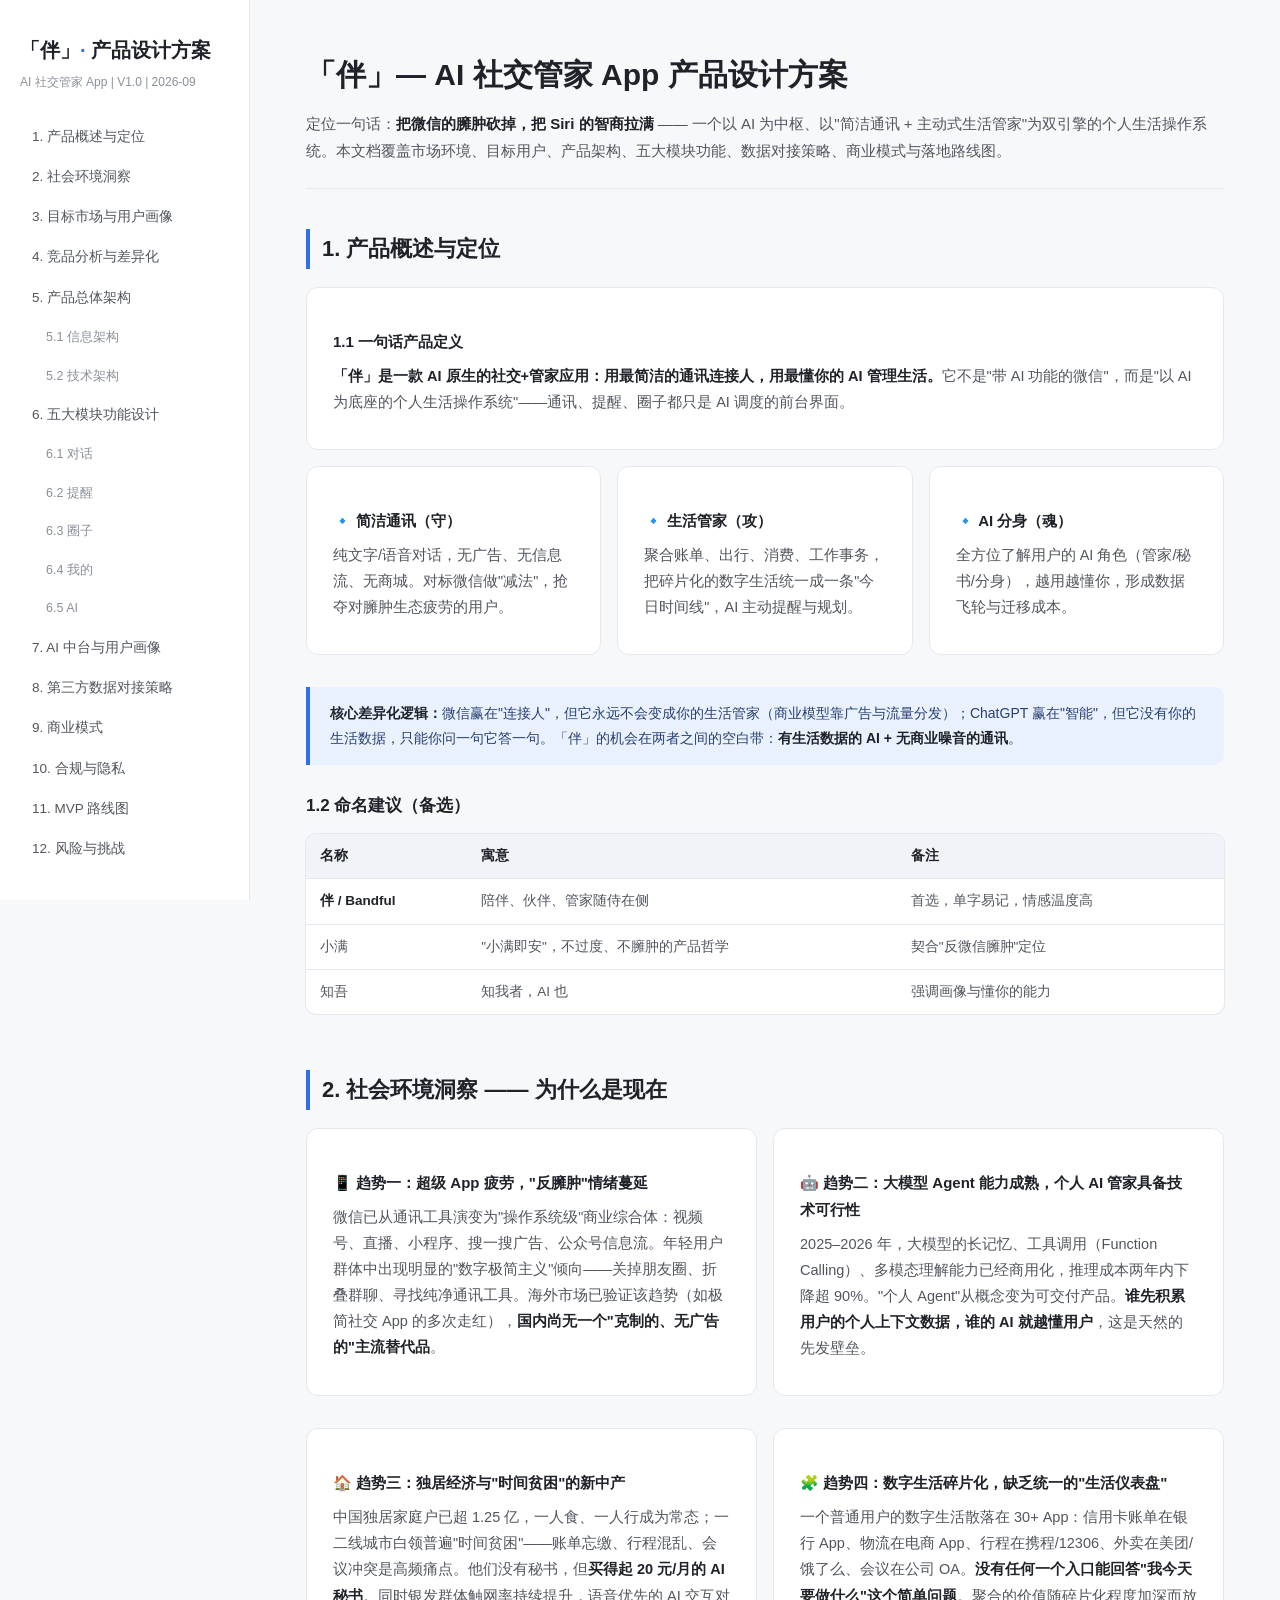
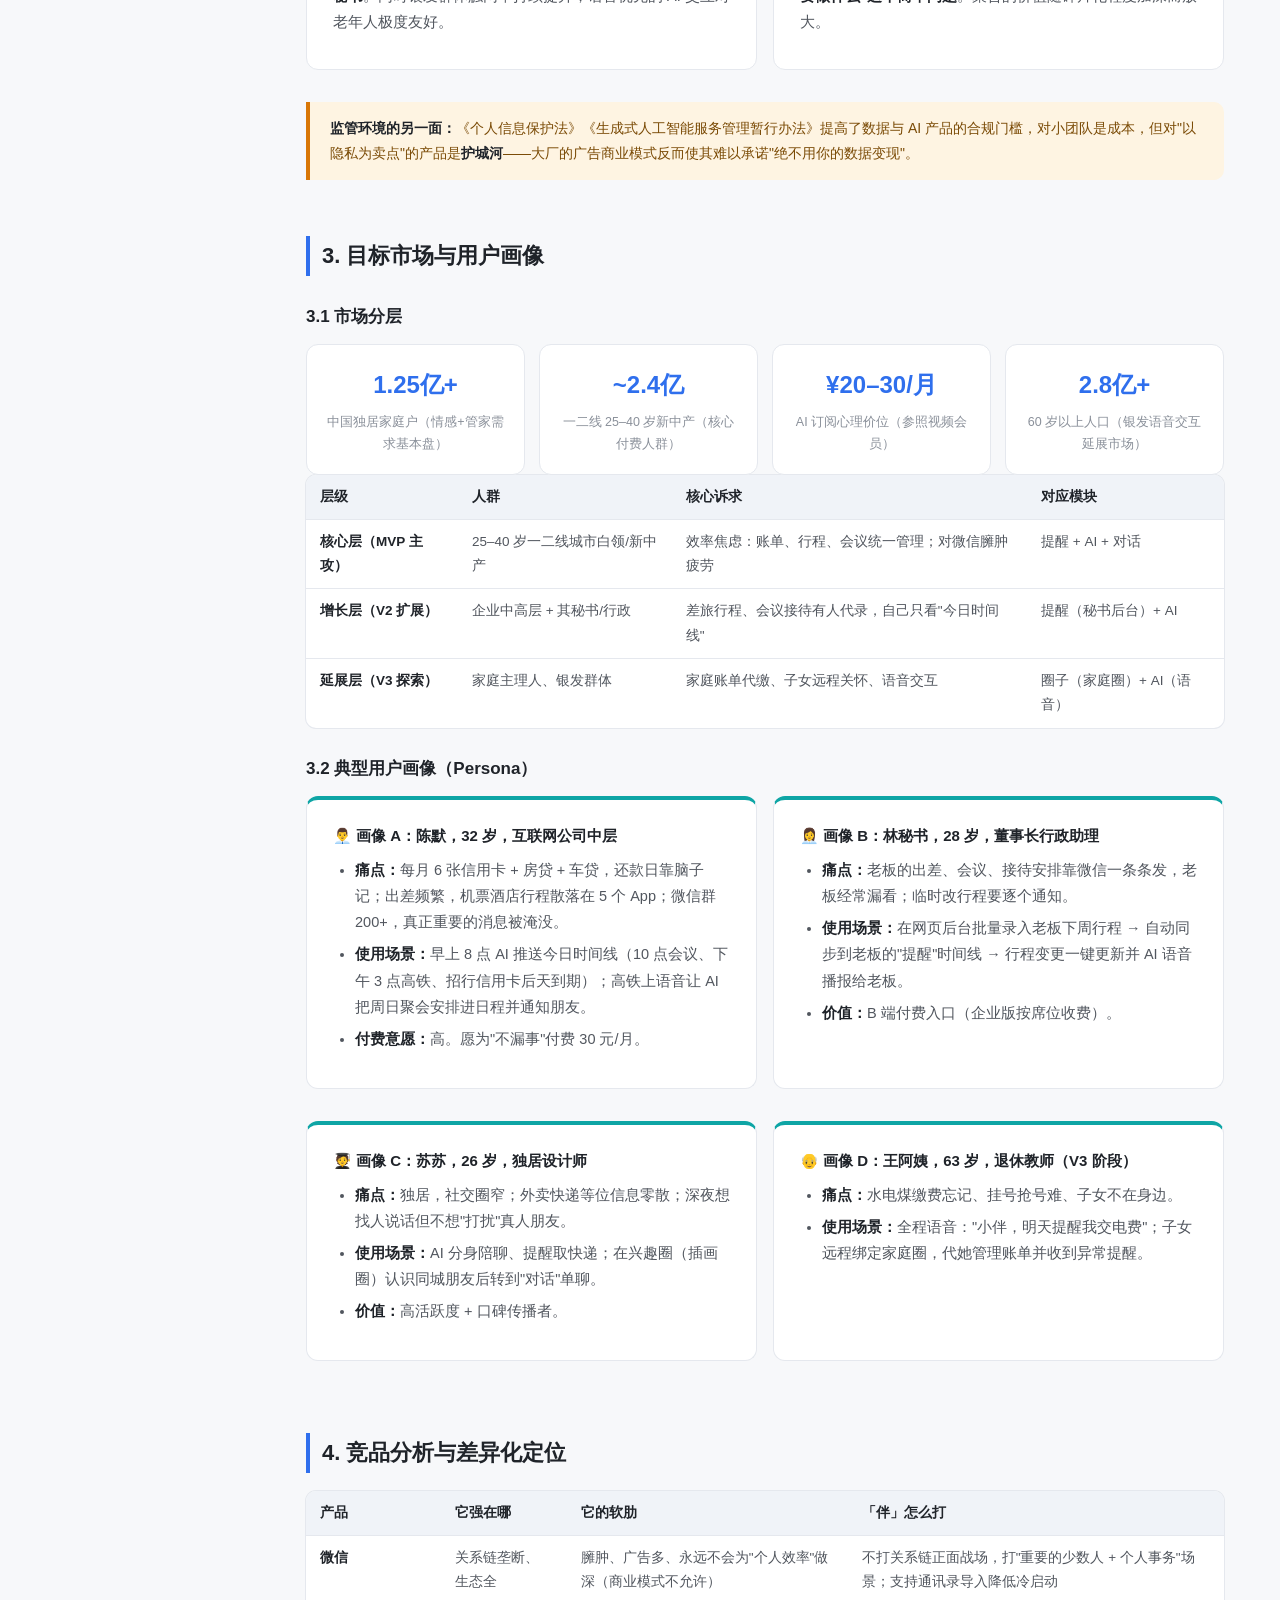
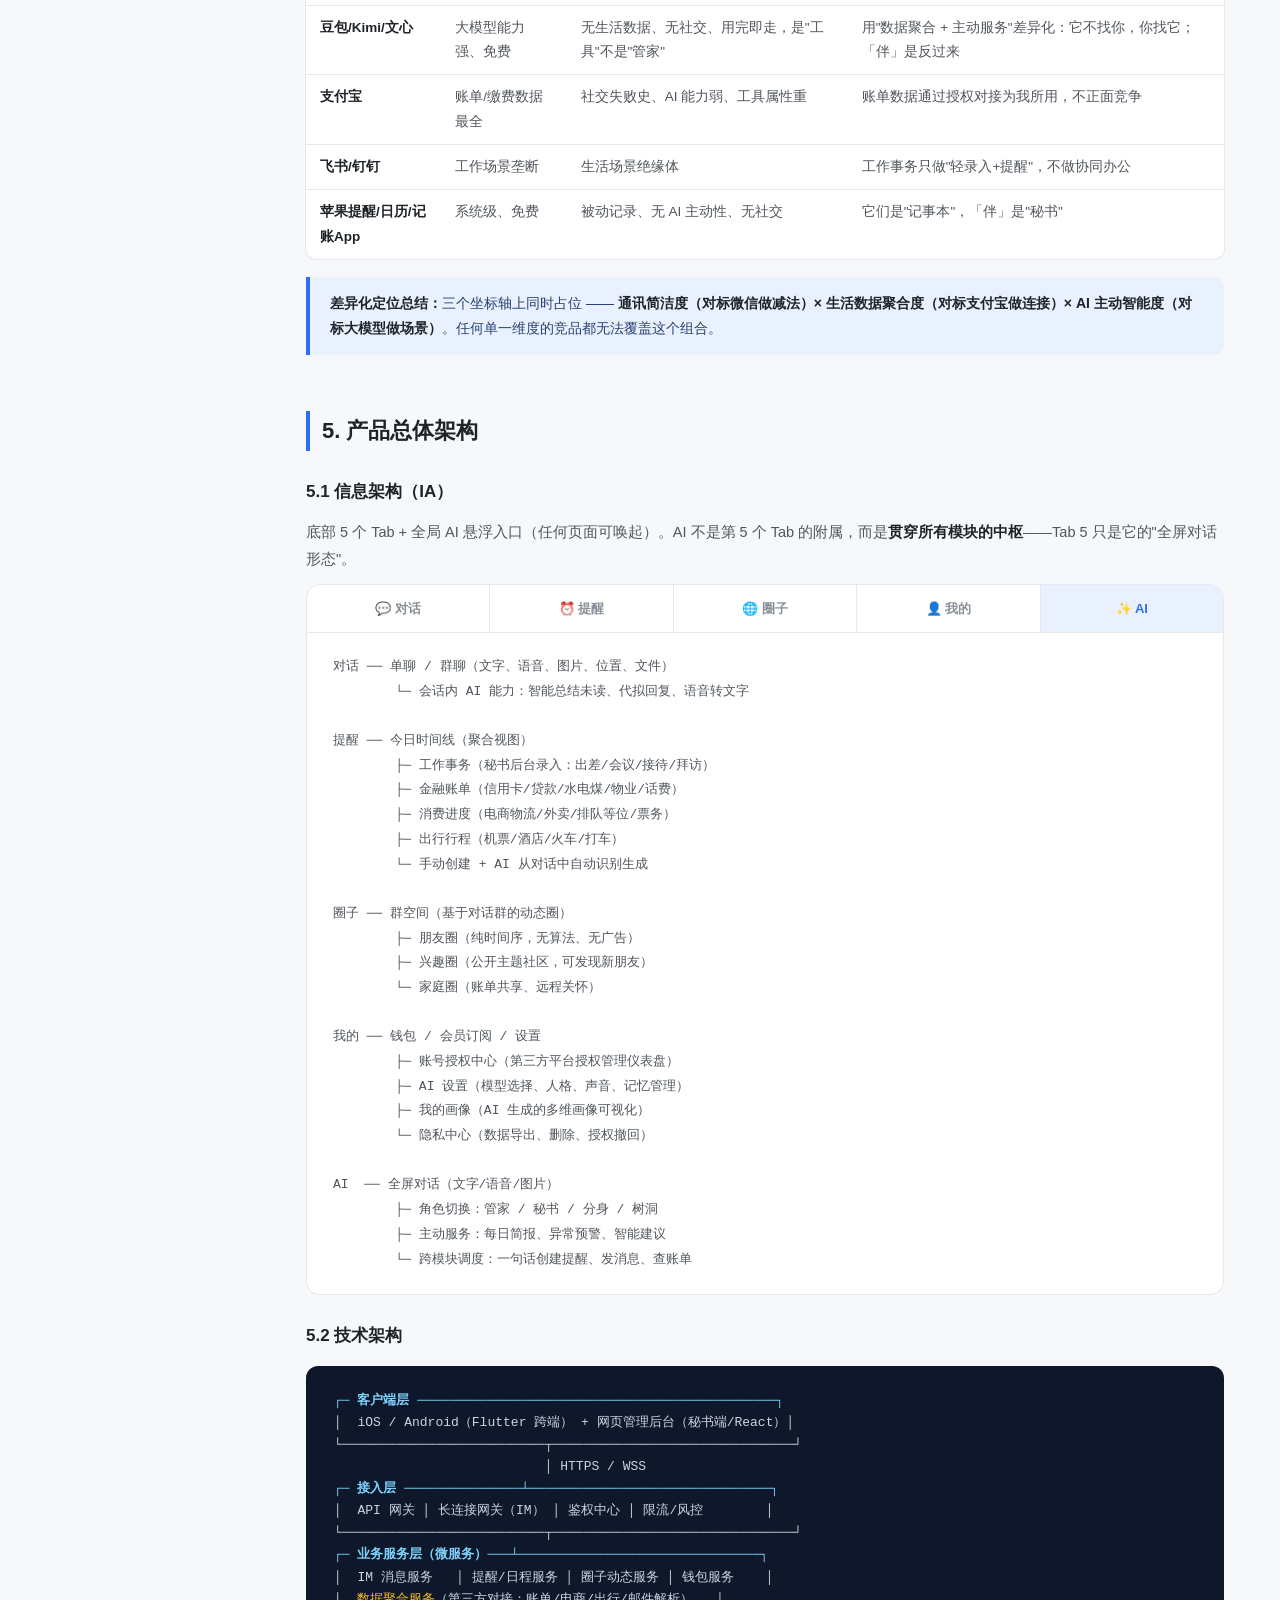
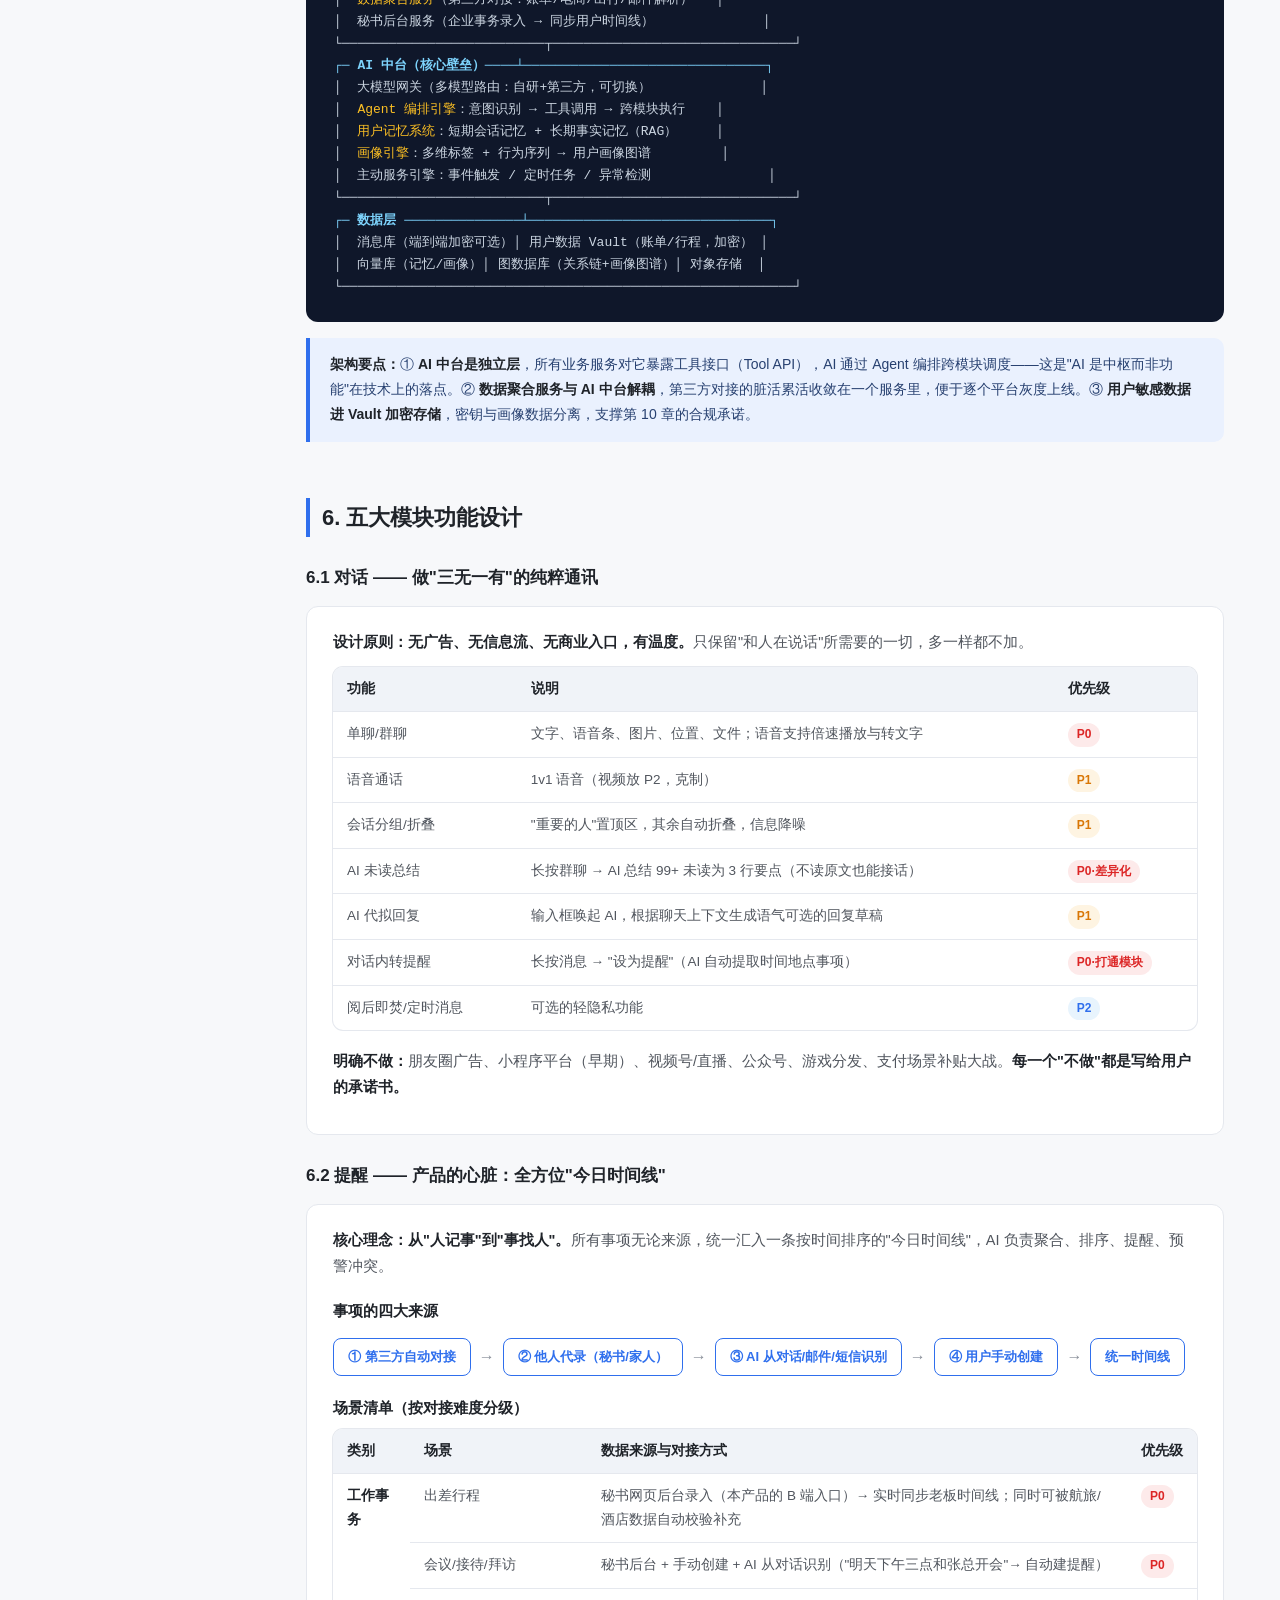
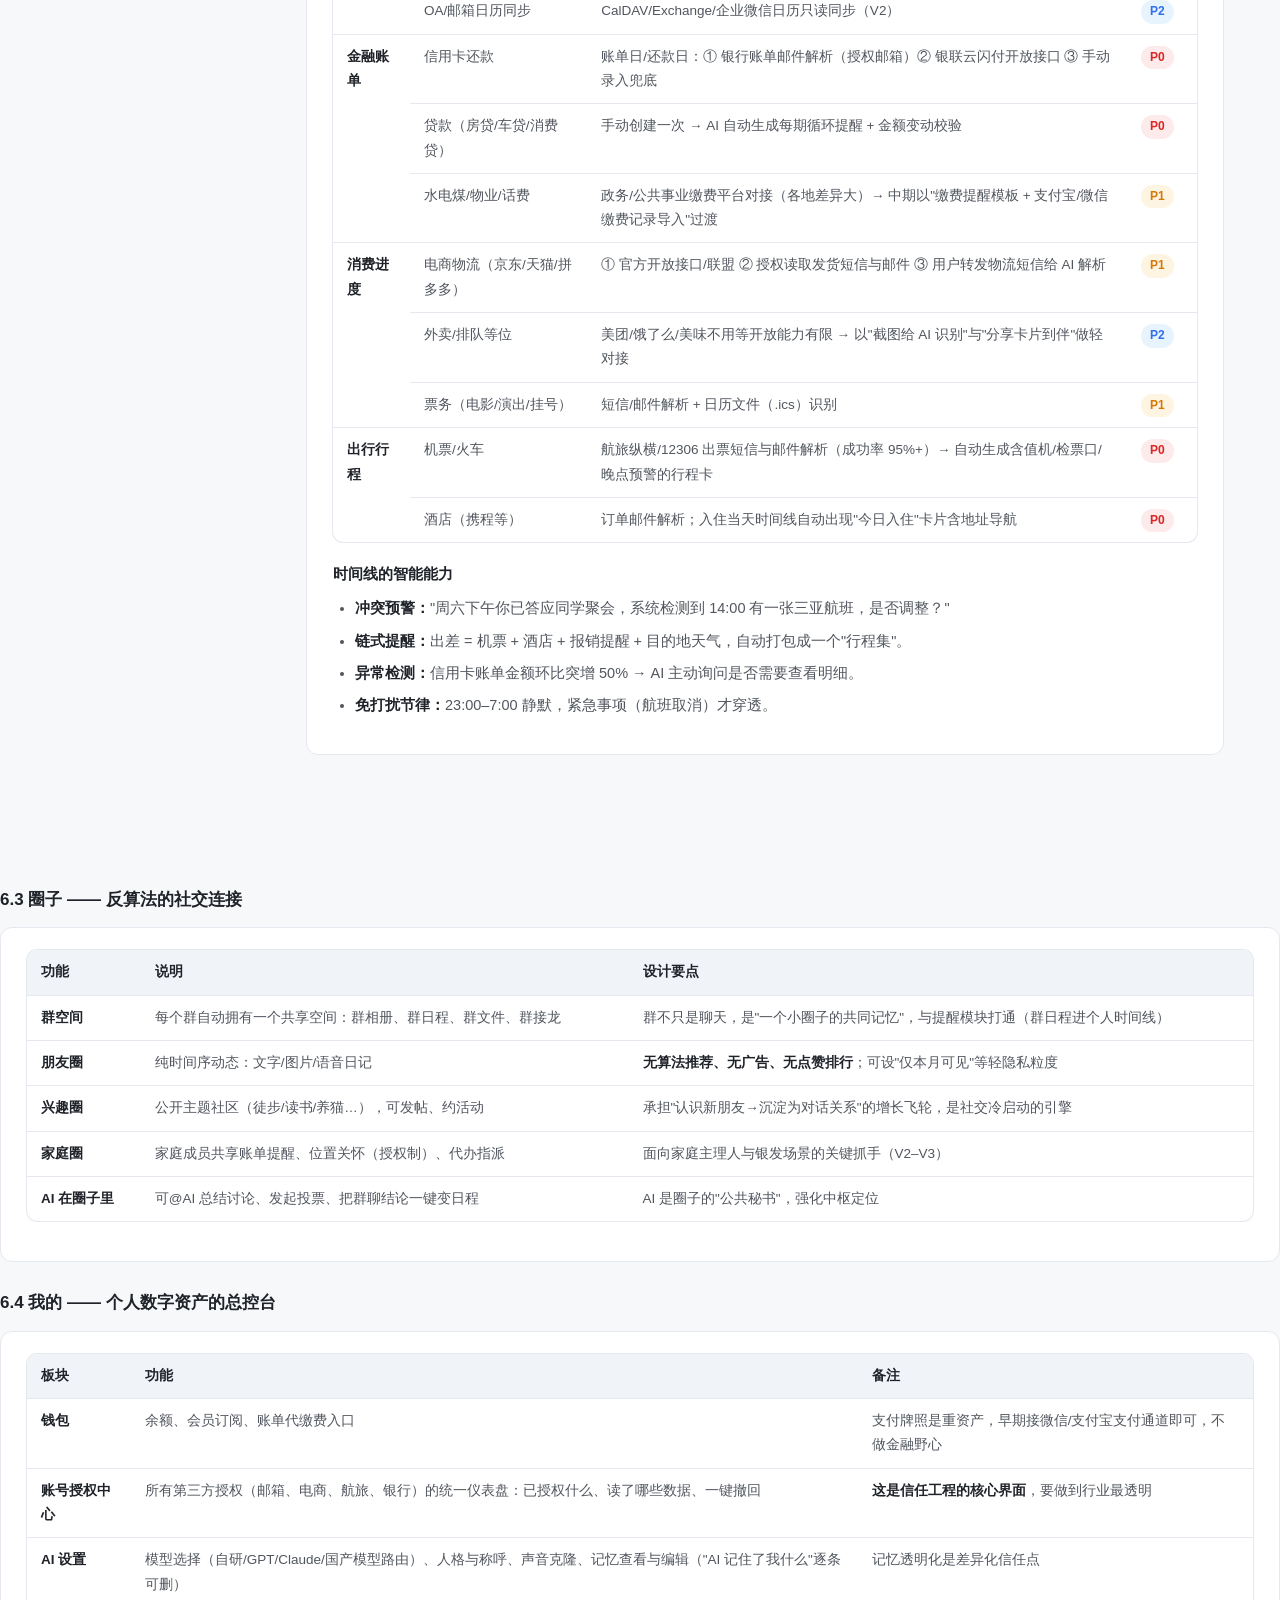
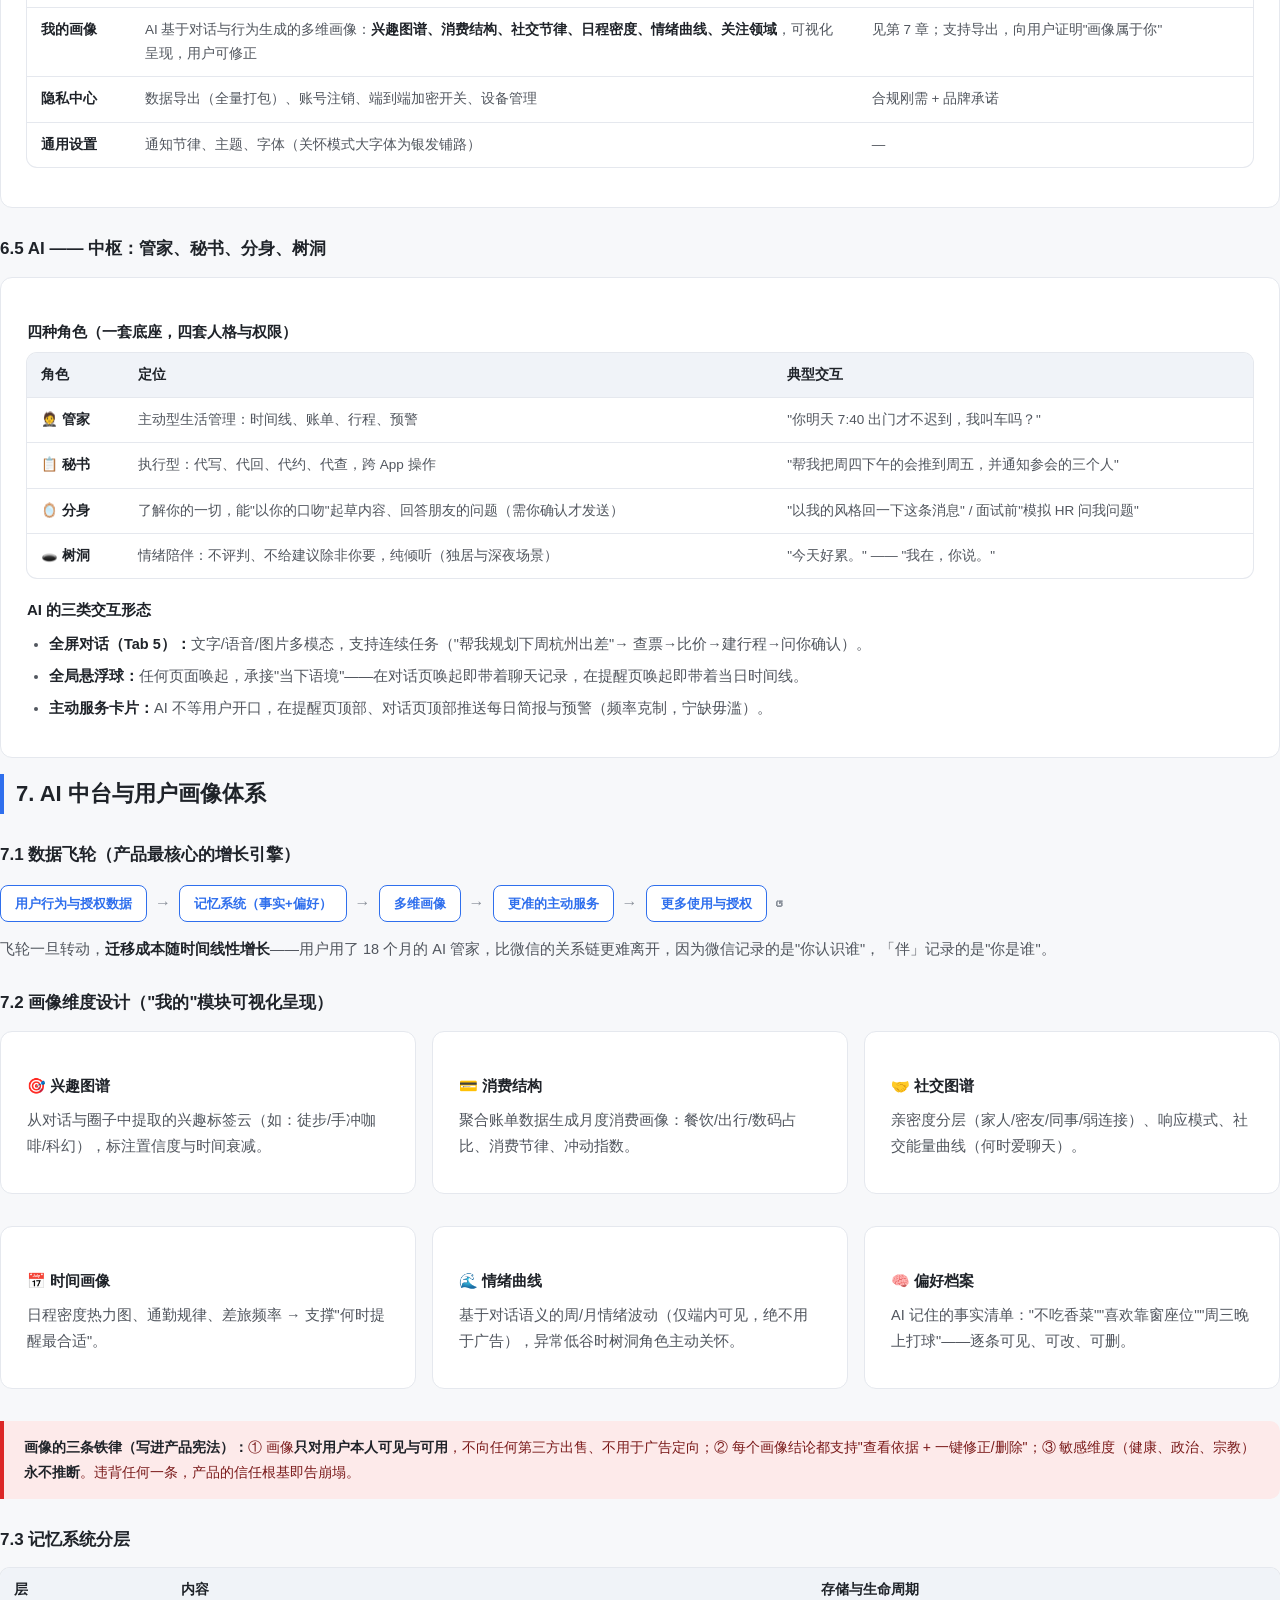
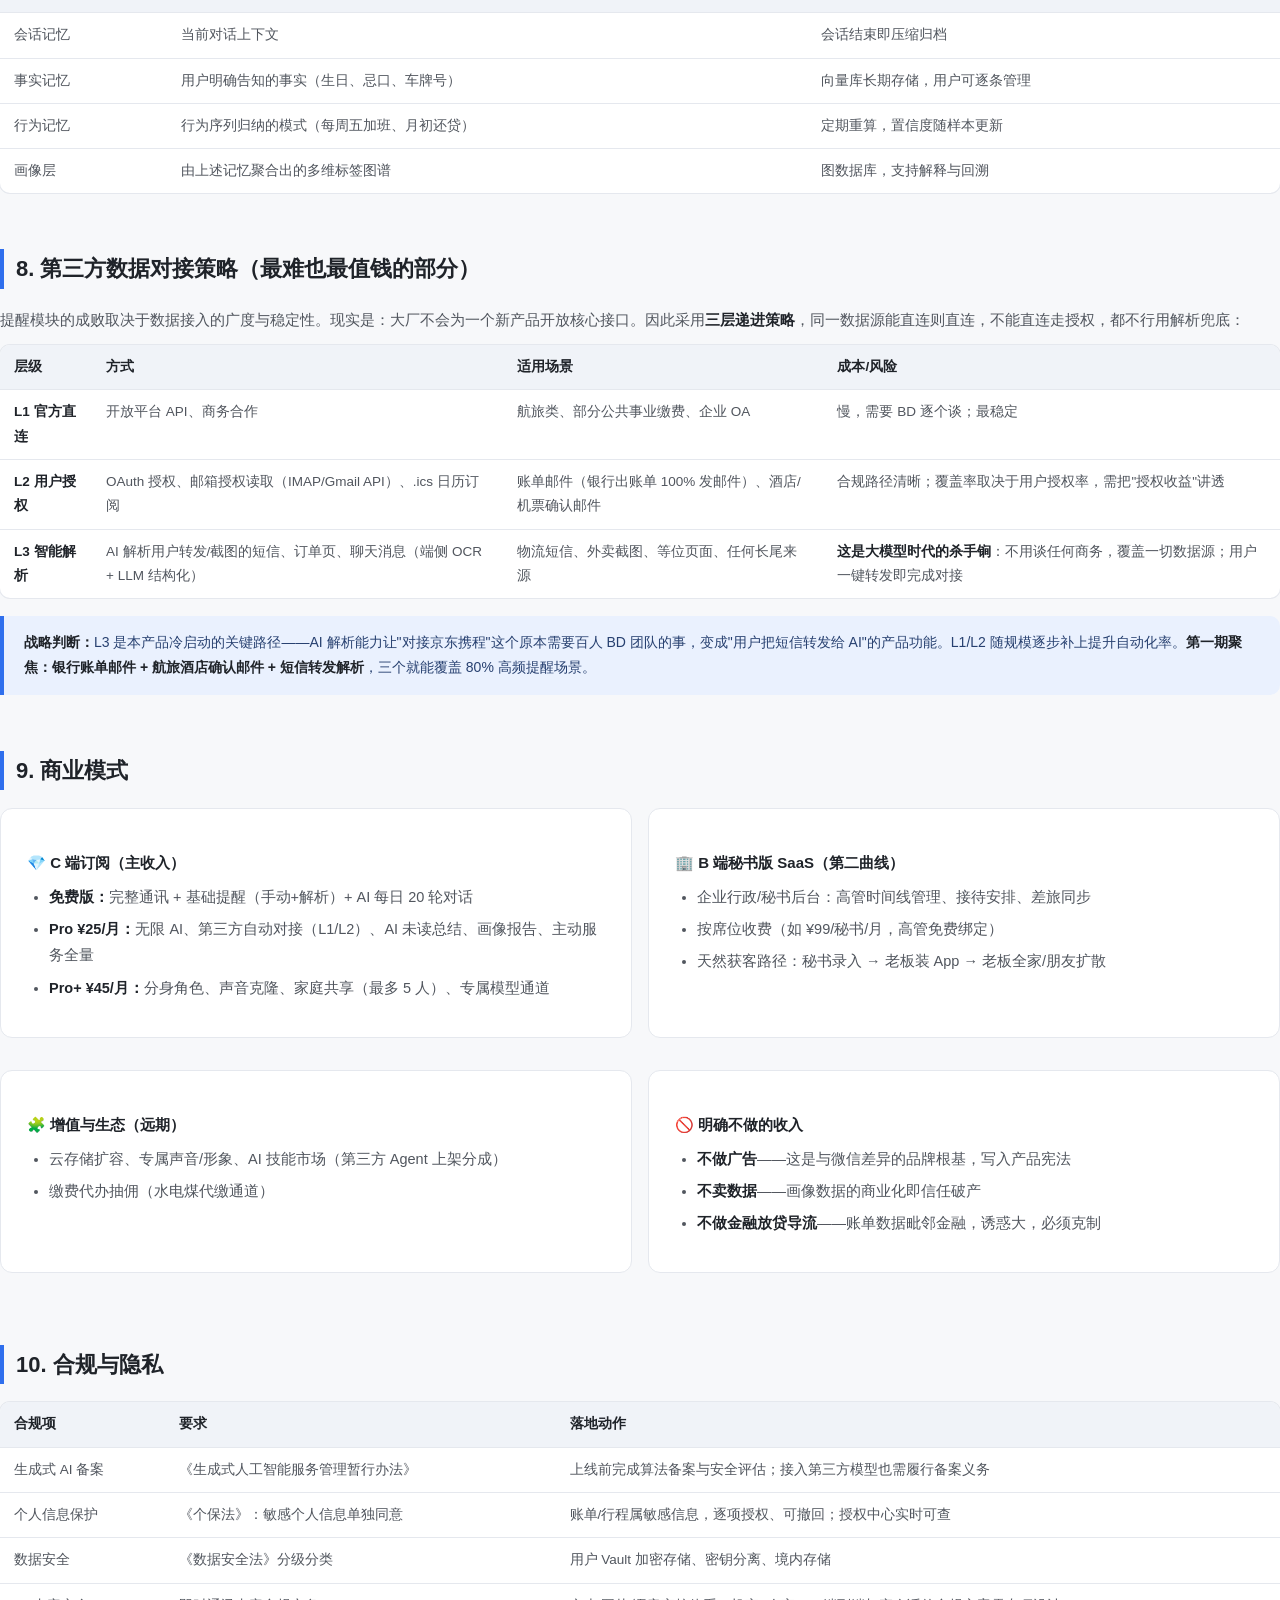
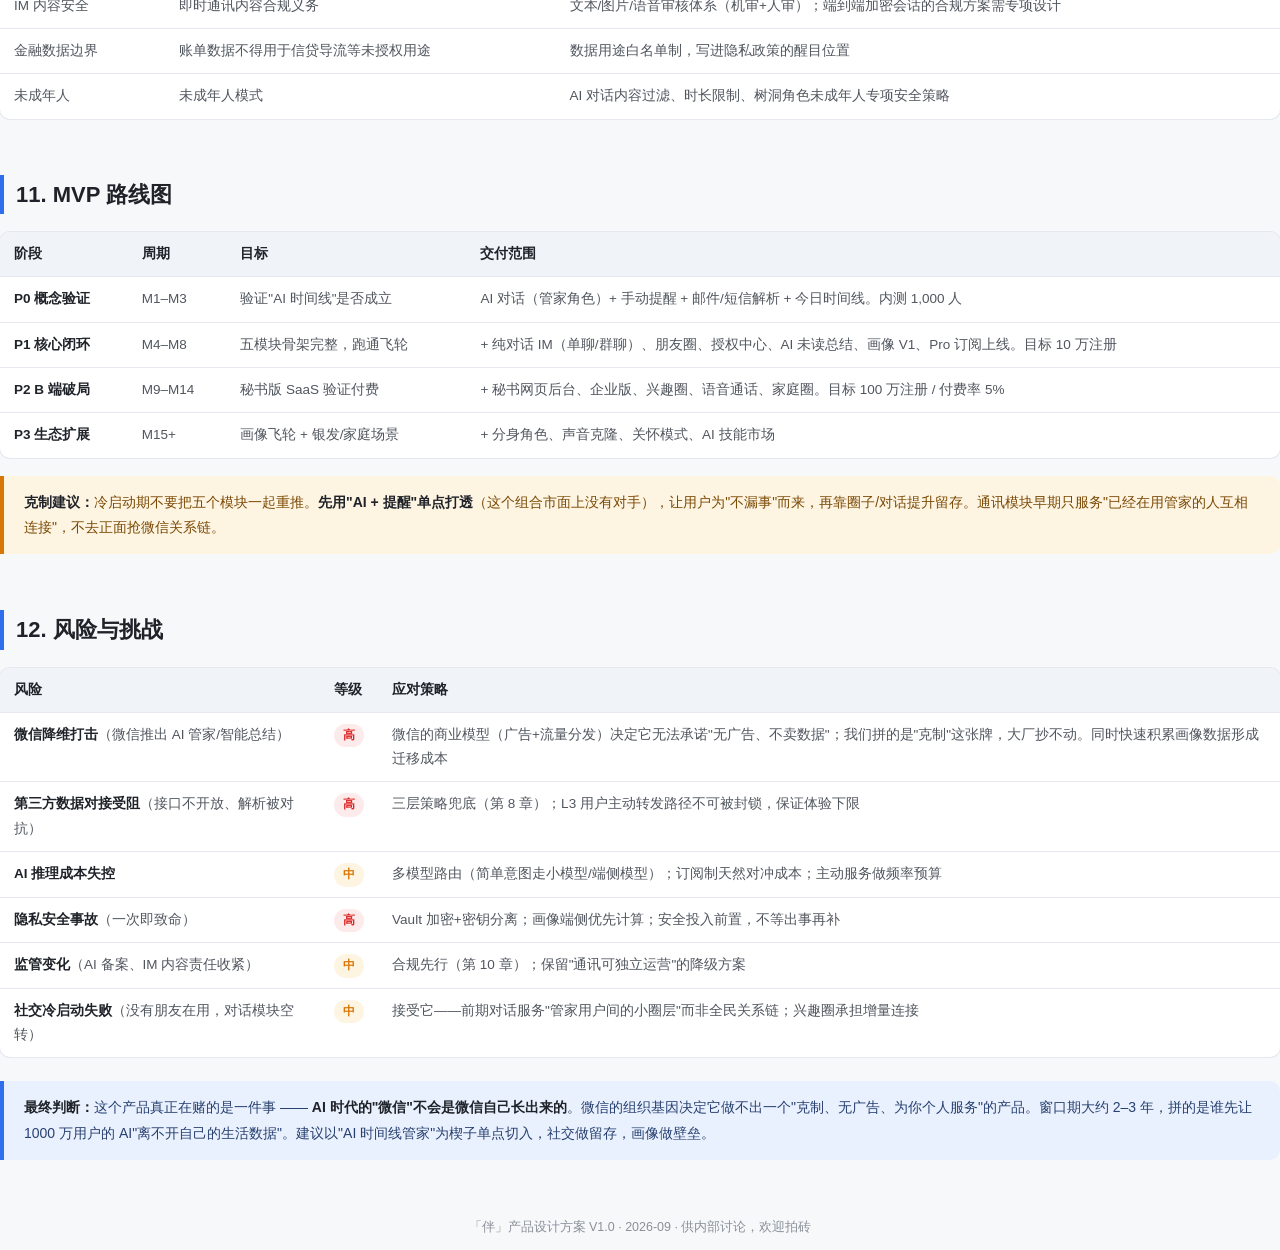
<file: .uploads/04d318a1-2a18-485f-b51d-20a89d996a8c_ai-butler-app-design.html>
<!DOCTYPE html>
<html lang="zh-CN"><head>
<meta charset="UTF-8">
<meta name="viewport" content="width=device-width, initial-scale=1.0">
<title>「伴」AI 社交管家 App — 产品设计方案</title>
<style>
  :root {
    --primary: #2f6fed;
    --primary-light: #eaf1fe;
    --accent: #0ea5a5;
    --bg: #f7f8fa;
    --card: #ffffff;
    --text: #1f2329;
    --text-2: #51565e;
    --text-3: #8a909a;
    --border: #e5e8ee;
    --warn: #d97706;
    --danger: #dc2626;
  }
  * { margin: 0; padding: 0; box-sizing: border-box; }
  body { font-family: -apple-system, "PingFang SC", "Microsoft YaHei", sans-serif; background: var(--bg); color: var(--text); line-height: 1.8; }
  .layout { display: flex; max-width: 1280px; margin: 0 auto; }
  /* Sidebar */
  nav { width: 250px; flex-shrink: 0; position: sticky; top: 0; height: 100vh; overflow-y: auto; padding: 32px 20px; border-right: 1px solid var(--border); background: var(--card); }
  nav .logo { font-size: 20px; font-weight: 700; margin-bottom: 4px; }
  nav .logo span { color: var(--primary); }
  nav .sub { font-size: 12px; color: var(--text-3); margin-bottom: 24px; }
  nav a { display: block; padding: 7px 12px; font-size: 13.5px; color: var(--text-2); text-decoration: none; border-radius: 8px; margin-bottom: 2px; }
  nav a:hover { background: var(--primary-light); color: var(--primary); }
  nav .lv2 { padding-left: 26px; font-size: 12.5px; color: var(--text-3); }
  /* Content */
  main { flex: 1; padding: 48px 56px; min-width: 0; }
  h1 { font-size: 30px; margin-bottom: 8px; }
  .lead { color: var(--text-2); font-size: 15px; margin-bottom: 40px; padding-bottom: 24px; border-bottom: 1px solid var(--border); }
  section { margin-bottom: 56px; }
  h2 { font-size: 22px; margin-bottom: 18px; padding-left: 12px; border-left: 4px solid var(--primary); }
  h3 { font-size: 17px; margin: 26px 0 12px; }
  h4 { font-size: 15px; margin: 18px 0 8px; color: var(--text); }
  p { margin-bottom: 12px; color: var(--text-2); font-size: 14.5px; }
  ul, ol { margin: 0 0 14px 22px; color: var(--text-2); font-size: 14.5px; }
  li { margin-bottom: 6px; }
  strong { color: var(--text); }
  .card { background: var(--card); border: 1px solid var(--border); border-radius: 12px; padding: 22px 26px; margin-bottom: 16px; }
  .grid2 { display: grid; grid-template-columns: 1fr 1fr; gap: 16px; }
  .grid3 { display: grid; grid-template-columns: repeat(3, 1fr); gap: 16px; }
  .grid4 { display: grid; grid-template-columns: repeat(4, 1fr); gap: 14px; }
  table { width: 100%; border-collapse: collapse; background: var(--card); border-radius: 10px; overflow: hidden; font-size: 13.5px; margin-bottom: 18px; box-shadow: 0 0 0 1px var(--border); }
  th { background: #f0f3f8; text-align: left; padding: 10px 14px; font-weight: 600; color: var(--text); white-space: nowrap; }
  td { padding: 10px 14px; border-top: 1px solid var(--border); color: var(--text-2); vertical-align: top; }
  .tag { display: inline-block; padding: 1px 9px; border-radius: 99px; font-size: 12px; font-weight: 600; }
  .tag-p1 { background: #fdeaea; color: var(--danger); }
  .tag-p2 { background: #fef4e2; color: var(--warn); }
  .tag-p3 { background: #e8f4fd; color: var(--primary); }
  .callout { background: var(--primary-light); border-left: 4px solid var(--primary); border-radius: 0 10px 10px 0; padding: 14px 20px; margin: 16px 0; font-size: 14px; color: #274070; }
  .callout.warn { background: #fef4e2; border-color: var(--warn); color: #7a4a05; }
  .callout.danger { background: #fdeaea; border-color: var(--danger); color: #7a1a1a; }
  .kpi { background: var(--card); border: 1px solid var(--border); border-radius: 12px; padding: 18px; text-align: center; }
  .kpi .num { font-size: 24px; font-weight: 700; color: var(--primary); }
  .kpi .lbl { font-size: 12.5px; color: var(--text-3); margin-top: 4px; }
  .persona { border-top: 4px solid var(--accent); }
  .persona h4 { margin-top: 0; }
  .flow { display: flex; align-items: center; gap: 8px; flex-wrap: wrap; margin: 14px 0; }
  .flow .node { background: var(--card); border: 1.5px solid var(--primary); color: var(--primary); border-radius: 8px; padding: 6px 14px; font-size: 13px; font-weight: 600; }
  .flow .arrow { color: var(--text-3); font-weight: 700; }
  .tab-bar { display: flex; background: var(--card); border: 1px solid var(--border); border-radius: 14px 14px 0 0; overflow: hidden; margin-top: 10px; }
  .tab-bar div { flex: 1; text-align: center; padding: 12px 4px; font-size: 13px; font-weight: 600; color: var(--text-3); border-right: 1px solid var(--border); }
  .tab-bar div:last-child { border-right: none; }
  .tab-bar .on { color: var(--primary); background: var(--primary-light); }
  .mono { font-family: "JetBrains Mono", Consolas, monospace; font-size: 12.5px; background: #f2f4f8; padding: 2px 6px; border-radius: 5px; }
  .arch { background: #0f172a; color: #cbd5e1; border-radius: 12px; padding: 24px 28px; font-family: Consolas, monospace; font-size: 13px; line-height: 1.7; white-space: pre; overflow-x: auto; margin: 14px 0; }
  .arch b { color: #7dd3fc; font-weight: 600; }
  .arch i { color: #fbbf24; font-style: normal; }
  @media (max-width: 900px) { nav { display: none; } main { padding: 28px 20px; } .grid2,.grid3,.grid4 { grid-template-columns: 1fr; } }
</style>
</head>
<body>
<div class="layout">

<nav>
  <div class="logo">「伴」<span>·</span> 产品设计方案</div>
  <div class="sub">AI 社交管家 App | V1.0 | 2026-09</div>
  <a href="#s1">1. 产品概述与定位</a>
  <a href="#s2">2. 社会环境洞察</a>
  <a href="#s3">3. 目标市场与用户画像</a>
  <a href="#s4">4. 竞品分析与差异化</a>
  <a href="#s5">5. 产品总体架构</a>
  <a class="lv2" href="#s5-1">5.1 信息架构</a>
  <a class="lv2" href="#s5-2">5.2 技术架构</a>
  <a href="#s6">6. 五大模块功能设计</a>
  <a class="lv2" href="#s6-1">6.1 对话</a>
  <a class="lv2" href="#s6-2">6.2 提醒</a>
  <a class="lv2" href="#s6-3">6.3 圈子</a>
  <a class="lv2" href="#s6-4">6.4 我的</a>
  <a class="lv2" href="#s6-5">6.5 AI</a>
  <a href="#s7">7. AI 中台与用户画像</a>
  <a href="#s8">8. 第三方数据对接策略</a>
  <a href="#s9">9. 商业模式</a>
  <a href="#s10">10. 合规与隐私</a>
  <a href="#s11">11. MVP 路线图</a>
  <a href="#s12">12. 风险与挑战</a>
</nav>

<main>
<h1>「伴」— AI 社交管家 App 产品设计方案</h1>
<p class="lead">定位一句话：<strong>把微信的臃肿砍掉，把 Siri 的智商拉满</strong> —— 一个以 AI 为中枢、以"简洁通讯 + 主动式生活管家"为双引擎的个人生活操作系统。本文档覆盖市场环境、目标用户、产品架构、五大模块功能、数据对接策略、商业模式与落地路线图。</p>

<!-- ============ 1 ============ -->
<section id="s1">
<h2>1. 产品概述与定位</h2>

<div class="card">
<h4>1.1 一句话产品定义</h4>
<p><strong>「伴」是一款 AI 原生的社交+管家应用：用最简洁的通讯连接人，用最懂你的 AI 管理生活。</strong>它不是"带 AI 功能的微信"，而是"以 AI 为底座的个人生活操作系统"——通讯、提醒、圈子都只是 AI 调度的前台界面。</p>
</div>

<div class="grid3">
  <div class="card"><h4>🔹 简洁通讯（守）</h4><p>纯文字/语音对话，无广告、无信息流、无商城。对标微信做"减法"，抢夺对臃肿生态疲劳的用户。</p></div>
  <div class="card"><h4>🔹 生活管家（攻）</h4><p>聚合账单、出行、消费、工作事务，把碎片化的数字生活统一成一条"今日时间线"，AI 主动提醒与规划。</p></div>
  <div class="card"><h4>🔹 AI 分身（魂）</h4><p>全方位了解用户的 AI 角色（管家/秘书/分身），越用越懂你，形成数据飞轮与迁移成本。</p></div>
</div>

<div class="callout"><strong>核心差异化逻辑：</strong>微信赢在"连接人"，但它永远不会变成你的生活管家（商业模型靠广告与流量分发）；ChatGPT 赢在"智能"，但它没有你的生活数据，只能你问一句它答一句。「伴」的机会在两者之间的空白带：<strong>有生活数据的 AI + 无商业噪音的通讯</strong>。</div>

<h3>1.2 命名建议（备选）</h3>
<table>
<tbody><tr><th>名称</th><th>寓意</th><th>备注</th></tr>
<tr><td><strong>伴 / Bandful</strong></td><td>陪伴、伙伴、管家随侍在侧</td><td>首选，单字易记，情感温度高</td></tr>
<tr><td>小满</td><td>"小满即安"，不过度、不臃肿的产品哲学</td><td>契合"反微信臃肿"定位</td></tr>
<tr><td>知吾</td><td>知我者，AI 也</td><td>强调画像与懂你的能力</td></tr>
</tbody></table>
</section>

<!-- ============ 2 ============ -->
<section id="s2">
<h2>2. 社会环境洞察 —— 为什么是现在</h2>

<div class="grid2">
<div class="card">
<h4>📱 趋势一：超级 App 疲劳，"反臃肿"情绪蔓延</h4>
<p>微信已从通讯工具演变为"操作系统级"商业综合体：视频号、直播、小程序、搜一搜广告、公众号信息流。年轻用户群体中出现明显的"数字极简主义"倾向——关掉朋友圈、折叠群聊、寻找纯净通讯工具。海外市场已验证该趋势（如极简社交 App 的多次走红），<strong>国内尚无一个"克制的、无广告的"主流替代品</strong>。</p>
</div>
<div class="card">
<h4>🤖 趋势二：大模型 Agent 能力成熟，个人 AI 管家具备技术可行性</h4>
<p>2025–2026 年，大模型的长记忆、工具调用（Function Calling）、多模态理解能力已经商用化，推理成本两年内下降超 90%。"个人 Agent"从概念变为可交付产品。<strong>谁先积累用户的个人上下文数据，谁的 AI 就越懂用户</strong>，这是天然的先发壁垒。</p>
</div>
<div class="card">
<h4>🏠 趋势三：独居经济与"时间贫困"的新中产</h4>
<p>中国独居家庭户已超 1.25 亿，一人食、一人行成为常态；一二线城市白领普遍"时间贫困"——账单忘缴、行程混乱、会议冲突是高频痛点。他们没有秘书，但<strong>买得起 20 元/月的 AI 秘书</strong>。同时银发群体触网率持续提升，语音优先的 AI 交互对老年人极度友好。</p>
</div>
<div class="card">
<h4>🧩 趋势四：数字生活碎片化，缺乏统一的"生活仪表盘"</h4>
<p>一个普通用户的数字生活散落在 30+ App：信用卡账单在银行 App、物流在电商 App、行程在携程/12306、外卖在美团/饿了么、会议在公司 OA。<strong>没有任何一个入口能回答"我今天要做什么"这个简单问题</strong>。聚合的价值随碎片化程度加深而放大。</p>
</div>
</div>

<div class="callout warn"><strong>监管环境的另一面：</strong>《个人信息保护法》《生成式人工智能服务管理暂行办法》提高了数据与 AI 产品的合规门槛，对小团队是成本，但对"以隐私为卖点"的产品是<strong>护城河</strong>——大厂的广告商业模式反而使其难以承诺"绝不用你的数据变现"。</div>
</section>

<!-- ============ 3 ============ -->
<section id="s3">
<h2>3. 目标市场与用户画像</h2>

<h3>3.1 市场分层</h3>
<div class="grid4">
  <div class="kpi"><div class="num">1.25亿+</div><div class="lbl">中国独居家庭户（情感+管家需求基本盘）</div></div>
  <div class="kpi"><div class="num">~2.4亿</div><div class="lbl">一二线 25–40 岁新中产（核心付费人群）</div></div>
  <div class="kpi"><div class="num">¥20–30/月</div><div class="lbl">AI 订阅心理价位（参照视频会员）</div></div>
  <div class="kpi"><div class="num">2.8亿+</div><div class="lbl">60 岁以上人口（银发语音交互延展市场）</div></div>
</div>

<table>
<tbody><tr><th>层级</th><th>人群</th><th>核心诉求</th><th>对应模块</th></tr>
<tr><td><strong>核心层（MVP 主攻）</strong></td><td>25–40 岁一二线城市白领/新中产</td><td>效率焦虑：账单、行程、会议统一管理；对微信臃肿疲劳</td><td>提醒 + AI + 对话</td></tr>
<tr><td><strong>增长层（V2 扩展）</strong></td><td>企业中高层 + 其秘书/行政</td><td>差旅行程、会议接待有人代录，自己只看"今日时间线"</td><td>提醒（秘书后台）+ AI</td></tr>
<tr><td><strong>延展层（V3 探索）</strong></td><td>家庭主理人、银发群体</td><td>家庭账单代缴、子女远程关怀、语音交互</td><td>圈子（家庭圈）+ AI（语音）</td></tr>
</tbody></table>

<h3>3.2 典型用户画像（Persona）</h3>
<div class="grid2">
<div class="card persona">
<h4>👨‍💼 画像 A：陈默，32 岁，互联网公司中层</h4>
<ul>
<li><strong>痛点：</strong>每月 6 张信用卡 + 房贷 + 车贷，还款日靠脑子记；出差频繁，机票酒店行程散落在 5 个 App；微信群 200+，真正重要的消息被淹没。</li>
<li><strong>使用场景：</strong>早上 8 点 AI 推送今日时间线（10 点会议、下午 3 点高铁、招行信用卡后天到期）；高铁上语音让 AI 把周日聚会安排进日程并通知朋友。</li>
<li><strong>付费意愿：</strong>高。愿为"不漏事"付费 30 元/月。</li>
</ul>
</div>
<div class="card persona">
<h4>👩‍💼 画像 B：林秘书，28 岁，董事长行政助理</h4>
<ul>
<li><strong>痛点：</strong>老板的出差、会议、接待安排靠微信一条条发，老板经常漏看；临时改行程要逐个通知。</li>
<li><strong>使用场景：</strong>在网页后台批量录入老板下周行程 → 自动同步到老板的"提醒"时间线 → 行程变更一键更新并 AI 语音播报给老板。</li>
<li><strong>价值：</strong>B 端付费入口（企业版按席位收费）。</li>
</ul>
</div>
<div class="card persona">
<h4>🧑‍🎓 画像 C：苏苏，26 岁，独居设计师</h4>
<ul>
<li><strong>痛点：</strong>独居，社交圈窄；外卖快递等位信息零散；深夜想找人说话但不想"打扰"真人朋友。</li>
<li><strong>使用场景：</strong>AI 分身陪聊、提醒取快递；在兴趣圈（插画圈）认识同城朋友后转到"对话"单聊。</li>
<li><strong>价值：</strong>高活跃度 + 口碑传播者。</li>
</ul>
</div>
<div class="card persona">
<h4>👴 画像 D：王阿姨，63 岁，退休教师（V3 阶段）</h4>
<ul>
<li><strong>痛点：</strong>水电煤缴费忘记、挂号抢号难、子女不在身边。</li>
<li><strong>使用场景：</strong>全程语音："小伴，明天提醒我交电费"；子女远程绑定家庭圈，代她管理账单并收到异常提醒。</li>
</ul>
</div>
</div>
</section>

<!-- ============ 4 ============ -->
<section id="s4">
<h2>4. 竞品分析与差异化定位</h2>
<table>
<tbody><tr><th>产品</th><th>它强在哪</th><th>它的软肋</th><th>「伴」怎么打</th></tr>
<tr><td><strong>微信</strong></td><td>关系链垄断、生态全</td><td>臃肿、广告多、永远不会为"个人效率"做深（商业模式不允许）</td><td>不打关系链正面战场，打"重要的少数人 + 个人事务"场景；支持通讯录导入降低冷启动</td></tr>
<tr><td><strong>豆包/Kimi/文心</strong></td><td>大模型能力强、免费</td><td>无生活数据、无社交、用完即走，是"工具"不是"管家"</td><td>用"数据聚合 + 主动服务"差异化：它不找你，你找它；「伴」是反过来</td></tr>
<tr><td><strong>支付宝</strong></td><td>账单/缴费数据最全</td><td>社交失败史、AI 能力弱、工具属性重</td><td>账单数据通过授权对接为我所用，不正面竞争</td></tr>
<tr><td><strong>飞书/钉钉</strong></td><td>工作场景垄断</td><td>生活场景绝缘体</td><td>工作事务只做"轻录入+提醒"，不做协同办公</td></tr>
<tr><td><strong>苹果提醒/日历/记账App</strong></td><td>系统级、免费</td><td>被动记录、无 AI 主动性、无社交</td><td>它们是"记事本"，「伴」是"秘书"</td></tr>
</tbody></table>

<div class="callout"><strong>差异化定位总结：</strong>三个坐标轴上同时占位 —— <strong>通讯简洁度（对标微信做减法）× 生活数据聚合度（对标支付宝做连接）× AI 主动智能度（对标大模型做场景）</strong>。任何单一维度的竞品都无法覆盖这个组合。</div>
</section>

<!-- ============ 5 ============ -->
<section id="s5">
<h2>5. 产品总体架构</h2>

<h3 id="s5-1">5.1 信息架构（IA）</h3>
<p>底部 5 个 Tab + 全局 AI 悬浮入口（任何页面可唤起）。AI 不是第 5 个 Tab 的附属，而是<strong>贯穿所有模块的中枢</strong>——Tab 5 只是它的"全屏对话形态"。</p>

<div class="tab-bar"><div>💬 对话</div><div>⏰ 提醒</div><div>🌐 圈子</div><div>👤 我的</div><div class="on">✨ AI</div></div>
<div class="card" style="border-top:none;border-radius:0 0 14px 14px;margin-top:0;">
<pre style="font-size:13px;line-height:1.9;white-space:pre-wrap;color:var(--text-2);">对话 ── 单聊 / 群聊（文字、语音、图片、位置、文件）
        └─ 会话内 AI 能力：智能总结未读、代拟回复、语音转文字

提醒 ── 今日时间线（聚合视图）
        ├─ 工作事务（秘书后台录入：出差/会议/接待/拜访）
        ├─ 金融账单（信用卡/贷款/水电煤/物业/话费）
        ├─ 消费进度（电商物流/外卖/排队等位/票务）
        ├─ 出行行程（机票/酒店/火车/打车）
        └─ 手动创建 + AI 从对话中自动识别生成

圈子 ── 群空间（基于对话群的动态圈）
        ├─ 朋友圈（纯时间序，无算法、无广告）
        ├─ 兴趣圈（公开主题社区，可发现新朋友）
        └─ 家庭圈（账单共享、远程关怀）

我的 ── 钱包 / 会员订阅 / 设置
        ├─ 账号授权中心（第三方平台授权管理仪表盘）
        ├─ AI 设置（模型选择、人格、声音、记忆管理）
        ├─ 我的画像（AI 生成的多维画像可视化）
        └─ 隐私中心（数据导出、删除、授权撤回）

AI  ── 全屏对话（文字/语音/图片）
        ├─ 角色切换：管家 / 秘书 / 分身 / 树洞
        ├─ 主动服务：每日简报、异常预警、智能建议
        └─ 跨模块调度：一句话创建提醒、发消息、查账单
</pre>
</div>

<h3 id="s5-2">5.2 技术架构</h3>
<div class="arch"><b>┌─ 客户端层 ──────────────────────────────────────────────┐</b>
│  iOS / Android（Flutter 跨端） + 网页管理后台（秘书端/React）│
└──────────────────────────┬───────────────────────────────┘
                           │ HTTPS / WSS
<b>┌─ 接入层 ───────────────┴───────────────────────────────┐</b>
│  API 网关 │ 长连接网关（IM） │ 鉴权中心 │ 限流/风控        │
└──────────────────────────┬───────────────────────────────┘
<b>┌─ 业务服务层（微服务）───┴───────────────────────────────┐</b>
│  IM 消息服务   │ 提醒/日程服务 │ 圈子动态服务 │ 钱包服务    │
│  <i>数据聚合服务</i>（第三方对接：账单/电商/出行/邮件解析）   │
│  秘书后台服务（企业事务录入 → 同步用户时间线）              │
└──────────────────────────┬───────────────────────────────┘
<b>┌─ AI 中台（核心壁垒）────┴───────────────────────────────┐</b>
│  大模型网关（多模型路由：自研+第三方，可切换）              │
│  <i>Agent 编排引擎</i>：意图识别 → 工具调用 → 跨模块执行    │
│  <i>用户记忆系统</i>：短期会话记忆 + 长期事实记忆（RAG）     │
│  <i>画像引擎</i>：多维标签 + 行为序列 → 用户画像图谱         │
│  主动服务引擎：事件触发 / 定时任务 / 异常检测               │
└──────────────────────────┬───────────────────────────────┘
<b>┌─ 数据层 ───────────────┴───────────────────────────────┐</b>
│  消息库（端到端加密可选）│ 用户数据 Vault（账单/行程，加密） │
│  向量库（记忆/画像）│ 图数据库（关系链+画像图谱）│ 对象存储  │
└──────────────────────────────────────────────────────────┘</div>

<div class="callout"><strong>架构要点：</strong>① <strong>AI 中台是独立层</strong>，所有业务服务对它暴露工具接口（Tool API），AI 通过 Agent 编排跨模块调度——这是"AI 是中枢而非功能"在技术上的落点。② <strong>数据聚合服务与 AI 中台解耦</strong>，第三方对接的脏活累活收敛在一个服务里，便于逐个平台灰度上线。③ <strong>用户敏感数据进 Vault 加密存储</strong>，密钥与画像数据分离，支撑第 10 章的合规承诺。</div>
</section>

<!-- ============ 6 ============ -->
<section id="s6">
<h2>6. 五大模块功能设计</h2>

<h3 id="s6-1">6.1 对话 —— 做"三无一有"的纯粹通讯</h3>
<div class="card">
<p><strong>设计原则：无广告、无信息流、无商业入口，有温度。</strong>只保留"和人在说话"所需要的一切，多一样都不加。</p>
<table>
<tbody><tr><th>功能</th><th>说明</th><th>优先级</th></tr>
<tr><td>单聊/群聊</td><td>文字、语音条、图片、位置、文件；语音支持倍速播放与转文字</td><td><span class="tag tag-p1">P0</span></td></tr>
<tr><td>语音通话</td><td>1v1 语音（视频放 P2，克制）</td><td><span class="tag tag-p2">P1</span></td></tr>
<tr><td>会话分组/折叠</td><td>"重要的人"置顶区，其余自动折叠，信息降噪</td><td><span class="tag tag-p2">P1</span></td></tr>
<tr><td>AI 未读总结</td><td>长按群聊 → AI 总结 99+ 未读为 3 行要点（不读原文也能接话）</td><td><span class="tag tag-p1">P0·差异化</span></td></tr>
<tr><td>AI 代拟回复</td><td>输入框唤起 AI，根据聊天上下文生成语气可选的回复草稿</td><td><span class="tag tag-p2">P1</span></td></tr>
<tr><td>对话内转提醒</td><td>长按消息 → "设为提醒"（AI 自动提取时间地点事项）</td><td><span class="tag tag-p1">P0·打通模块</span></td></tr>
<tr><td>阅后即焚/定时消息</td><td>可选的轻隐私功能</td><td><span class="tag tag-p3">P2</span></td></tr>
</tbody></table>
<p><strong>明确不做：</strong>朋友圈广告、小程序平台（早期）、视频号/直播、公众号、游戏分发、支付场景补贴大战。<strong>每一个"不做"都是写给用户的承诺书。</strong></p>
</div>

<h3 id="s6-2">6.2 提醒 —— 产品的心脏：全方位"今日时间线"</h3>
<div class="card">
<p><strong>核心理念：从"人记事"到"事找人"。</strong>所有事项无论来源，统一汇入一条按时间排序的"今日时间线"，AI 负责聚合、排序、提醒、预警冲突。</p>

<h4>事项的四大来源</h4>
<div class="flow">
<span class="node">① 第三方自动对接</span><span class="arrow">→</span>
<span class="node">② 他人代录（秘书/家人）</span><span class="arrow">→</span>
<span class="node">③ AI 从对话/邮件/短信识别</span><span class="arrow">→</span>
<span class="node">④ 用户手动创建</span><span class="arrow">→</span>
<span class="node">统一时间线</span>
</div>

<h4>场景清单（按对接难度分级）</h4>
<table>
<tbody><tr><th>类别</th><th>场景</th><th>数据来源与对接方式</th><th>优先级</th></tr>
<tr><td rowspan="3"><strong>工作事务</strong></td><td>出差行程</td><td>秘书网页后台录入（本产品的 B 端入口）→ 实时同步老板时间线；同时可被航旅/酒店数据自动校验补充</td><td><span class="tag tag-p1">P0</span></td></tr>
<tr><td>会议/接待/拜访</td><td>秘书后台 + 手动创建 + AI 从对话识别（"明天下午三点和张总开会"→ 自动建提醒）</td><td><span class="tag tag-p1">P0</span></td></tr>
<tr><td>OA/邮箱日历同步</td><td>CalDAV/Exchange/企业微信日历只读同步（V2）</td><td><span class="tag tag-p3">P2</span></td></tr>
<tr><td rowspan="3"><strong>金融账单</strong></td><td>信用卡还款</td><td>账单日/还款日：① 银行账单邮件解析（授权邮箱）② 银联云闪付开放接口 ③ 手动录入兜底</td><td><span class="tag tag-p1">P0</span></td></tr>
<tr><td>贷款（房贷/车贷/消费贷）</td><td>手动创建一次 → AI 自动生成每期循环提醒 + 金额变动校验</td><td><span class="tag tag-p1">P0</span></td></tr>
<tr><td>水电煤/物业/话费</td><td>政务/公共事业缴费平台对接（各地差异大）→ 中期以"缴费提醒模板 + 支付宝/微信缴费记录导入"过渡</td><td><span class="tag tag-p2">P1</span></td></tr>
<tr><td rowspan="3"><strong>消费进度</strong></td><td>电商物流（京东/天猫/拼多多）</td><td>① 官方开放接口/联盟 ② 授权读取发货短信与邮件 ③ 用户转发物流短信给 AI 解析</td><td><span class="tag tag-p2">P1</span></td></tr>
<tr><td>外卖/排队等位</td><td>美团/饿了么/美味不用等开放能力有限 → 以"截图给 AI 识别"与"分享卡片到伴"做轻对接</td><td><span class="tag tag-p3">P2</span></td></tr>
<tr><td>票务（电影/演出/挂号）</td><td>短信/邮件解析 + 日历文件（.ics）识别</td><td><span class="tag tag-p2">P1</span></td></tr>
<tr><td rowspan="2"><strong>出行行程</strong></td><td>机票/火车</td><td>航旅纵横/12306 出票短信与邮件解析（成功率 95%+）→ 自动生成含值机/检票口/晚点预警的行程卡</td><td><span class="tag tag-p1">P0</span></td></tr>
<tr><td>酒店（携程等）</td><td>订单邮件解析；入住当天时间线自动出现"今日入住"卡片含地址导航</td><td><span class="tag tag-p1">P0</span></td></tr>
</tbody></table>

<h4>时间线的智能能力</h4>
<ul>
<li><strong>冲突预警：</strong>"周六下午你已答应同学聚会，系统检测到 14:00 有一张三亚航班，是否调整？"</li>
<li><strong>链式提醒：</strong>出差 = 机票 + 酒店 + 报销提醒 + 目的地天气，自动打包成一个"行程集"。</li>
<li><strong>异常检测：</strong>信用卡账单金额环比突增 50% → AI 主动询问是否需要查看明细。</li>
<li><strong>免打扰节律：</strong>23:00–7:00 静默，紧急事项（航班取消）才穿透。</li>
</ul>
</div>
</section></main></div>

<h3 id="s6-3">6.3 圈子 —— 反算法的社交连接</h3>
<div class="card">
<table>
<tbody><tr><th>功能</th><th>说明</th><th>设计要点</th></tr>
<tr><td><strong>群空间</strong></td><td>每个群自动拥有一个共享空间：群相册、群日程、群文件、群接龙</td><td>群不只是聊天，是"一个小圈子的共同记忆"，与提醒模块打通（群日程进个人时间线）</td></tr>
<tr><td><strong>朋友圈</strong></td><td>纯时间序动态：文字/图片/语音日记</td><td><strong>无算法推荐、无广告、无点赞排行</strong>；可设"仅本月可见"等轻隐私粒度</td></tr>
<tr><td><strong>兴趣圈</strong></td><td>公开主题社区（徒步/读书/养猫…），可发帖、约活动</td><td>承担"认识新朋友→沉淀为对话关系"的增长飞轮，是社交冷启动的引擎</td></tr>
<tr><td><strong>家庭圈</strong></td><td>家庭成员共享账单提醒、位置关怀（授权制）、代办指派</td><td>面向家庭主理人与银发场景的关键抓手（V2–V3）</td></tr>
<tr><td><strong>AI 在圈子里</strong></td><td>可@AI 总结讨论、发起投票、把群聊结论一键变日程</td><td>AI 是圈子的"公共秘书"，强化中枢定位</td></tr>
</tbody></table>
</div>

<h3 id="s6-4">6.4 我的 —— 个人数字资产的总控台</h3>
<div class="card">
<table>
<tbody><tr><th>板块</th><th>功能</th><th>备注</th></tr>
<tr><td><strong>钱包</strong></td><td>余额、会员订阅、账单代缴费入口</td><td>支付牌照是重资产，早期接微信/支付宝支付通道即可，不做金融野心</td></tr>
<tr><td><strong>账号授权中心</strong></td><td>所有第三方授权（邮箱、电商、航旅、银行）的统一仪表盘：已授权什么、读了哪些数据、一键撤回</td><td><strong>这是信任工程的核心界面</strong>，要做到行业最透明</td></tr>
<tr><td><strong>AI 设置</strong></td><td>模型选择（自研/GPT/Claude/国产模型路由）、人格与称呼、声音克隆、记忆查看与编辑（"AI 记住了我什么"逐条可删）</td><td>记忆透明化是差异化信任点</td></tr>
<tr><td><strong>我的画像</strong></td><td>AI 基于对话与行为生成的多维画像：<strong>兴趣图谱、消费结构、社交节律、日程密度、情绪曲线、关注领域</strong>，可视化呈现，用户可修正</td><td>见第 7 章；支持导出，向用户证明"画像属于你"</td></tr>
<tr><td><strong>隐私中心</strong></td><td>数据导出（全量打包）、账号注销、端到端加密开关、设备管理</td><td>合规刚需 + 品牌承诺</td></tr>
<tr><td><strong>通用设置</strong></td><td>通知节律、主题、字体（关怀模式大字体为银发铺路）</td><td>—</td></tr>
</tbody></table>
</div>

<h3 id="s6-5">6.5 AI —— 中枢：管家、秘书、分身、树洞</h3>
<div class="card">
<h4>四种角色（一套底座，四套人格与权限）</h4>
<table>
<tbody><tr><th>角色</th><th>定位</th><th>典型交互</th></tr>
<tr><td><strong>🤵 管家</strong></td><td>主动型生活管理：时间线、账单、行程、预警</td><td>"你明天 7:40 出门才不迟到，我叫车吗？"</td></tr>
<tr><td><strong>📋 秘书</strong></td><td>执行型：代写、代回、代约、代查，跨 App 操作</td><td>"帮我把周四下午的会推到周五，并通知参会的三个人"</td></tr>
<tr><td><strong>🪞 分身</strong></td><td>了解你的一切，能"以你的口吻"起草内容、回答朋友的问题（需你确认才发送）</td><td>"以我的风格回一下这条消息" / 面试前"模拟 HR 问我问题"</td></tr>
<tr><td><strong>🕳️ 树洞</strong></td><td>情绪陪伴：不评判、不给建议除非你要，纯倾听（独居与深夜场景）</td><td>"今天好累。" —— "我在，你说。"</td></tr>
</tbody></table>

<h4>AI 的三类交互形态</h4>
<ul>
<li><strong>全屏对话（Tab 5）：</strong>文字/语音/图片多模态，支持连续任务（"帮我规划下周杭州出差"→ 查票→比价→建行程→问你确认）。</li>
<li><strong>全局悬浮球：</strong>任何页面唤起，承接"当下语境"——在对话页唤起即带着聊天记录，在提醒页唤起即带着当日时间线。</li>
<li><strong>主动服务卡片：</strong>AI 不等用户开口，在提醒页顶部、对话页顶部推送每日简报与预警（频率克制，宁缺毋滥）。</li>
</ul>
</div>


<!-- ============ 7 ============ -->
<section id="s7">
<h2>7. AI 中台与用户画像体系</h2>

<h3>7.1 数据飞轮（产品最核心的增长引擎）</h3>
<div class="flow">
<span class="node">用户行为与授权数据</span><span class="arrow">→</span>
<span class="node">记忆系统（事实+偏好）</span><span class="arrow">→</span>
<span class="node">多维画像</span><span class="arrow">→</span>
<span class="node">更准的主动服务</span><span class="arrow">→</span>
<span class="node">更多使用与授权</span><span class="arrow">↺</span>
</div>
<p>飞轮一旦转动，<strong>迁移成本随时间线性增长</strong>——用户用了 18 个月的 AI 管家，比微信的关系链更难离开，因为微信记录的是"你认识谁"，「伴」记录的是"你是谁"。</p>

<h3>7.2 画像维度设计（"我的"模块可视化呈现）</h3>
<div class="grid3">
<div class="card"><h4>🎯 兴趣图谱</h4><p>从对话与圈子中提取的兴趣标签云（如：徒步/手冲咖啡/科幻），标注置信度与时间衰减。</p></div>
<div class="card"><h4>💳 消费结构</h4><p>聚合账单数据生成月度消费画像：餐饮/出行/数码占比、消费节律、冲动指数。</p></div>
<div class="card"><h4>🤝 社交图谱</h4><p>亲密度分层（家人/密友/同事/弱连接）、响应模式、社交能量曲线（何时爱聊天）。</p></div>
<div class="card"><h4>📅 时间画像</h4><p>日程密度热力图、通勤规律、差旅频率 → 支撑"何时提醒最合适"。</p></div>
<div class="card"><h4>🌊 情绪曲线</h4><p>基于对话语义的周/月情绪波动（仅端内可见，绝不用于广告），异常低谷时树洞角色主动关怀。</p></div>
<div class="card"><h4>🧠 偏好档案</h4><p>AI 记住的事实清单："不吃香菜""喜欢靠窗座位""周三晚上打球"——逐条可见、可改、可删。</p></div>
</div>

<div class="callout danger"><strong>画像的三条铁律（写进产品宪法）：</strong>① 画像<strong>只对用户本人可见与可用</strong>，不向任何第三方出售、不用于广告定向；② 每个画像结论都支持"查看依据 + 一键修正/删除"；③ 敏感维度（健康、政治、宗教）<strong>永不推断</strong>。违背任何一条，产品的信任根基即告崩塌。</div>

<h3>7.3 记忆系统分层</h3>
<table>
<tbody><tr><th>层</th><th>内容</th><th>存储与生命周期</th></tr>
<tr><td>会话记忆</td><td>当前对话上下文</td><td>会话结束即压缩归档</td></tr>
<tr><td>事实记忆</td><td>用户明确告知的事实（生日、忌口、车牌号）</td><td>向量库长期存储，用户可逐条管理</td></tr>
<tr><td>行为记忆</td><td>行为序列归纳的模式（每周五加班、月初还贷）</td><td>定期重算，置信度随样本更新</td></tr>
<tr><td>画像层</td><td>由上述记忆聚合出的多维标签图谱</td><td>图数据库，支持解释与回溯</td></tr>
</tbody></table>
</section>

<!-- ============ 8 ============ -->
<section id="s8">
<h2>8. 第三方数据对接策略（最难也最值钱的部分）</h2>
<p>提醒模块的成败取决于数据接入的广度与稳定性。现实是：大厂不会为一个新产品开放核心接口。因此采用<strong>三层递进策略</strong>，同一数据源能直连则直连，不能直连走授权，都不行用解析兜底：</p>
<table>
<tbody><tr><th>层级</th><th>方式</th><th>适用场景</th><th>成本/风险</th></tr>
<tr><td><strong>L1 官方直连</strong></td><td>开放平台 API、商务合作</td><td>航旅类、部分公共事业缴费、企业 OA</td><td>慢，需要 BD 逐个谈；最稳定</td></tr>
<tr><td><strong>L2 用户授权</strong></td><td>OAuth 授权、邮箱授权读取（IMAP/Gmail API）、.ics 日历订阅</td><td>账单邮件（银行出账单 100% 发邮件）、酒店/机票确认邮件</td><td>合规路径清晰；覆盖率取决于用户授权率，需把"授权收益"讲透</td></tr>
<tr><td><strong>L3 智能解析</strong></td><td>AI 解析用户转发/截图的短信、订单页、聊天消息（端侧 OCR + LLM 结构化）</td><td>物流短信、外卖截图、等位页面、任何长尾来源</td><td><strong>这是大模型时代的杀手锏</strong>：不用谈任何商务，覆盖一切数据源；用户一键转发即完成对接</td></tr>
</tbody></table>
<div class="callout"><strong>战略判断：</strong>L3 是本产品冷启动的关键路径——AI 解析能力让"对接京东携程"这个原本需要百人 BD 团队的事，变成"用户把短信转发给 AI"的产品功能。L1/L2 随规模逐步补上提升自动化率。<strong>第一期聚焦：银行账单邮件 + 航旅酒店确认邮件 + 短信转发解析</strong>，三个就能覆盖 80% 高频提醒场景。</div>
</section>

<!-- ============ 9 ============ -->
<section id="s9">
<h2>9. 商业模式</h2>
<div class="grid2">
<div class="card">
<h4>💎 C 端订阅（主收入）</h4>
<ul>
<li><strong>免费版：</strong>完整通讯 + 基础提醒（手动+解析）+ AI 每日 20 轮对话</li>
<li><strong>Pro ¥25/月：</strong>无限 AI、第三方自动对接（L1/L2）、AI 未读总结、画像报告、主动服务全量</li>
<li><strong>Pro+ ¥45/月：</strong>分身角色、声音克隆、家庭共享（最多 5 人）、专属模型通道</li>
</ul>
</div>
<div class="card">
<h4>🏢 B 端秘书版 SaaS（第二曲线）</h4>
<ul>
<li>企业行政/秘书后台：高管时间线管理、接待安排、差旅同步</li>
<li>按席位收费（如 ¥99/秘书/月，高管免费绑定）</li>
<li>天然获客路径：秘书录入 → 老板装 App → 老板全家/朋友扩散</li>
</ul>
</div>
<div class="card">
<h4>🧩 增值与生态（远期）</h4>
<ul>
<li>云存储扩容、专属声音/形象、AI 技能市场（第三方 Agent 上架分成）</li>
<li>缴费代办抽佣（水电煤代缴通道）</li>
</ul>
</div>
<div class="card">
<h4>🚫 明确不做的收入</h4>
<ul>
<li><strong>不做广告</strong>——这是与微信差异的品牌根基，写入产品宪法</li>
<li><strong>不卖数据</strong>——画像数据的商业化即信任破产</li>
<li><strong>不做金融放贷导流</strong>——账单数据毗邻金融，诱惑大，必须克制</li>
</ul>
</div>
</div>
</section>

<!-- ============ 10 ============ -->
<section id="s10">
<h2>10. 合规与隐私</h2>
<table>
<tbody><tr><th>合规项</th><th>要求</th><th>落地动作</th></tr>
<tr><td>生成式 AI 备案</td><td>《生成式人工智能服务管理暂行办法》</td><td>上线前完成算法备案与安全评估；接入第三方模型也需履行备案义务</td></tr>
<tr><td>个人信息保护</td><td>《个保法》：敏感个人信息单独同意</td><td>账单/行程属敏感信息，逐项授权、可撤回；授权中心实时可查</td></tr>
<tr><td>数据安全</td><td>《数据安全法》分级分类</td><td>用户 Vault 加密存储、密钥分离、境内存储</td></tr>
<tr><td>IM 内容安全</td><td>即时通讯内容合规义务</td><td>文本/图片/语音审核体系（机审+人审）；端到端加密会话的合规方案需专项设计</td></tr>
<tr><td>金融数据边界</td><td>账单数据不得用于信贷导流等未授权用途</td><td>数据用途白名单制，写进隐私政策的醒目位置</td></tr>
<tr><td>未成年人</td><td>未成年人模式</td><td>AI 对话内容过滤、时长限制、树洞角色未成年人专项安全策略</td></tr>
</tbody></table>
</section>

<!-- ============ 11 ============ -->
<section id="s11">
<h2>11. MVP 路线图</h2>
<table>
<tbody><tr><th>阶段</th><th>周期</th><th>目标</th><th>交付范围</th></tr>
<tr><td><strong>P0 概念验证</strong></td><td>M1–M3</td><td>验证"AI 时间线"是否成立</td><td>AI 对话（管家角色）+ 手动提醒 + 邮件/短信解析 + 今日时间线。内测 1,000 人</td></tr>
<tr><td><strong>P1 核心闭环</strong></td><td>M4–M8</td><td>五模块骨架完整，跑通飞轮</td><td>+ 纯对话 IM（单聊/群聊）、朋友圈、授权中心、AI 未读总结、画像 V1、Pro 订阅上线。目标 10 万注册</td></tr>
<tr><td><strong>P2 B 端破局</strong></td><td>M9–M14</td><td>秘书版 SaaS 验证付费</td><td>+ 秘书网页后台、企业版、兴趣圈、语音通话、家庭圈。目标 100 万注册 / 付费率 5%</td></tr>
<tr><td><strong>P3 生态扩展</strong></td><td>M15+</td><td>画像飞轮 + 银发/家庭场景</td><td>+ 分身角色、声音克隆、关怀模式、AI 技能市场</td></tr>
</tbody></table>
<div class="callout warn"><strong>克制建议：</strong>冷启动期不要把五个模块一起重推。<strong>先用"AI + 提醒"单点打透</strong>（这个组合市面上没有对手），让用户为"不漏事"而来，再靠圈子/对话提升留存。通讯模块早期只服务"已经在用管家的人互相连接"，不去正面抢微信关系链。</div>
</section>

<!-- ============ 12 ============ -->
<section id="s12">
<h2>12. 风险与挑战</h2>
<table>
<tbody><tr><th>风险</th><th>等级</th><th>应对策略</th></tr>
<tr><td><strong>微信降维打击</strong>（微信推出 AI 管家/智能总结）</td><td><span class="tag tag-p1">高</span></td><td>微信的商业模型（广告+流量分发）决定它无法承诺"无广告、不卖数据"；我们拼的是"克制"这张牌，大厂抄不动。同时快速积累画像数据形成迁移成本</td></tr>
<tr><td><strong>第三方数据对接受阻</strong>（接口不开放、解析被对抗）</td><td><span class="tag tag-p1">高</span></td><td>三层策略兜底（第 8 章）；L3 用户主动转发路径不可被封锁，保证体验下限</td></tr>
<tr><td><strong>AI 推理成本失控</strong></td><td><span class="tag tag-p2">中</span></td><td>多模型路由（简单意图走小模型/端侧模型）；订阅制天然对冲成本；主动服务做频率预算</td></tr>
<tr><td><strong>隐私安全事故</strong>（一次即致命）</td><td><span class="tag tag-p1">高</span></td><td>Vault 加密+密钥分离；画像端侧优先计算；安全投入前置，不等出事再补</td></tr>
<tr><td><strong>监管变化</strong>（AI 备案、IM 内容责任收紧）</td><td><span class="tag tag-p2">中</span></td><td>合规先行（第 10 章）；保留"通讯可独立运营"的降级方案</td></tr>
<tr><td><strong>社交冷启动失败</strong>（没有朋友在用，对话模块空转）</td><td><span class="tag tag-p2">中</span></td><td>接受它——前期对话服务"管家用户间的小圈层"而非全民关系链；兴趣圈承担增量连接</td></tr>
</tbody></table>

<div class="callout" style="margin-top:24px;"><strong>最终判断：</strong>这个产品真正在赌的是一件事 —— <strong>AI 时代的"微信"不会是微信自己长出来的</strong>。微信的组织基因决定它做不出一个"克制、无广告、为你个人服务"的产品。窗口期大约 2–3 年，拼的是谁先让 1000 万用户的 AI"离不开自己的生活数据"。建议以"AI 时间线管家"为楔子单点切入，社交做留存，画像做壁垒。</div>
</section>

<p style="text-align:center;color:var(--text-3);font-size:12.5px;margin-top:48px;">「伴」产品设计方案 V1.0 · 2026-09 · 供内部讨论，欢迎拍砖</p>




</body></html>
</file>
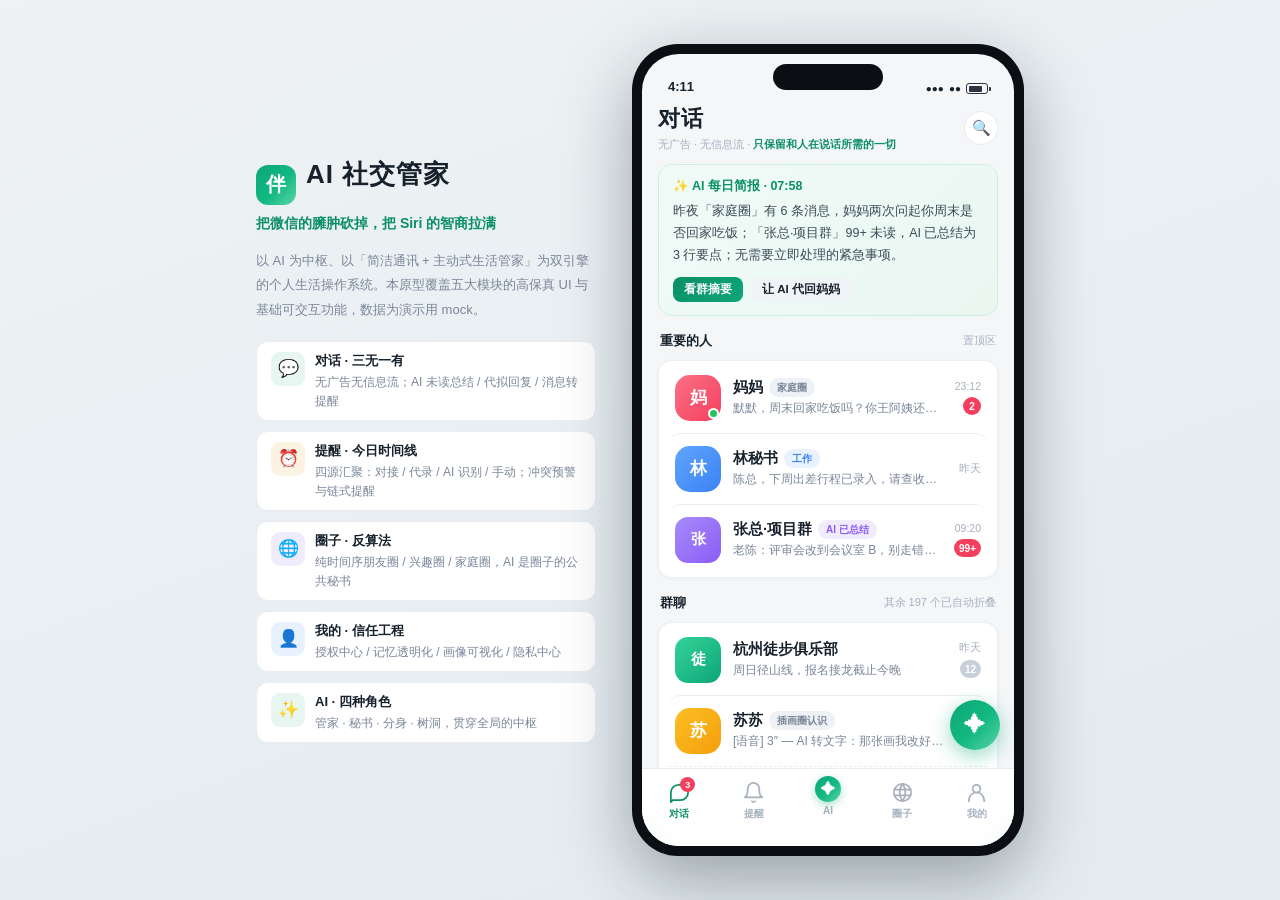
<file: .uploads/9386a7c2-39c8-4fc7-a80f-6da06e4df417_伴-AI社交管家-交互原型-WORKBUDDY.html>
<!DOCTYPE html>
<html lang="zh-CN">
<head>
<meta charset="UTF-8">
<meta name="viewport" content="width=device-width, initial-scale=1.0">
<title>「伴」AI 社交管家 · 高保真交互原型 V1.0</title>
<style>
:root{
  --brand:#0DA678; --brand-2:#0B8F66; --brand-bg:#E7F6F0;
  --amber:#F0A020; --amber-bg:#FDF3E2;
  --violet:#8B5CF6; --violet-bg:#F1EBFE;
  --blue:#3B82F6; --blue-bg:#E8F1FE;
  --rose:#F43F5E; --rose-bg:#FEECEF;
  --ink:#17212B; --sub:#7A8699; --faint:#A6B0BF;
  --bg:#F4F6F8; --card:#FFFFFF; --line:#E9EDF2;
  --grad-ai:linear-gradient(135deg,#0DA678 0%,#12B981 55%,#5ED4A8 100%);
  --grad-ai2:linear-gradient(135deg,#0B8F66,#0DA678);
  --shadow:0 4px 24px rgba(23,33,43,.08);
  --r-lg:20px; --r-md:14px; --r-sm:10px;
}
*{margin:0;padding:0;box-sizing:border-box;-webkit-tap-highlight-color:transparent}
html,body{height:100%}
body{
  font-family:-apple-system,BlinkMacSystemFont,"PingFang SC","Microsoft YaHei","Segoe UI",sans-serif;
  background:linear-gradient(160deg,#EEF2F5 0%,#E3EBEF 100%);
  color:var(--ink);display:flex;align-items:center;justify-content:center;padding:20px 12px;
}
/* ====== 桌面舞台 ====== */
.stage{display:flex;gap:36px;align-items:center;max-width:1080px;width:100%;justify-content:center}
.stage-side{max-width:340px;display:none}
@media(min-width:900px){.stage-side{display:block}}
.stage-side h1{font-size:26px;letter-spacing:1px;margin-bottom:10px}
.stage-side h1 .logo-ban{display:inline-flex;align-items:center;justify-content:center;width:40px;height:40px;border-radius:12px;background:var(--grad-ai);color:#fff;font-size:20px;font-weight:700;margin-right:10px;vertical-align:-8px}
.stage-side .slogan{color:var(--brand-2);font-weight:600;font-size:14px;margin-bottom:16px}
.stage-side p{color:var(--sub);font-size:13px;line-height:1.9;margin-bottom:18px}
.feat{display:flex;flex-direction:column;gap:10px}
.feat-item{display:flex;gap:10px;align-items:flex-start;background:#fff;border:1px solid var(--line);border-radius:12px;padding:10px 14px}
.feat-item .fi-ico{width:34px;height:34px;border-radius:9px;display:flex;align-items:center;justify-content:center;font-size:17px;flex-shrink:0}
.feat-item b{font-size:13px;display:block;margin-bottom:2px}
.feat-item span{font-size:12px;color:var(--sub)}
/* ====== 手机壳 ====== */
.phone{
  width:min(392px,100vw);height:min(812px,calc(100vh - 36px));min-height:600px;
  background:#0B0F14;border-radius:46px;padding:10px;box-shadow:0 24px 70px rgba(10,20,30,.35);
  position:relative;flex-shrink:0;
}
.phone-inner{width:100%;height:100%;background:var(--bg);border-radius:37px;overflow:hidden;position:relative;display:flex;flex-direction:column}
.notch{position:absolute;top:10px;left:50%;transform:translateX(-50%);width:110px;height:26px;background:#0B0F14;border-radius:14px;z-index:60}
.statusbar{height:44px;display:flex;align-items:flex-end;justify-content:space-between;padding:0 26px 4px;font-size:13px;font-weight:600;flex-shrink:0;position:relative;z-index:50;background:transparent}
.statusbar .sb-icons{display:flex;gap:5px;align-items:center}
.sb-batt{width:22px;height:11px;border:1.5px solid var(--ink);border-radius:3px;position:relative;opacity:.9}
.sb-batt::after{content:"";position:absolute;inset:1.5px;right:5px;background:var(--ink);border-radius:1px}
.sb-batt::before{content:"";position:absolute;right:-4px;top:2.5px;width:2px;height:4px;background:var(--ink);border-radius:0 1px 1px 0}
/* ====== 屏幕栈 ====== */
.app{flex:1;position:relative;overflow:hidden}
.screen{position:absolute;inset:0;background:var(--bg);display:none;flex-direction:column;overflow:hidden}
.screen.active{display:flex}
.screen.scrollable .scr-body{overflow-y:auto;-webkit-overflow-scrolling:touch}
.scr-body{flex:1;overflow-y:auto;-webkit-overflow-scrolling:touch;padding:0 16px 96px}
.scr-body::-webkit-scrollbar{width:0}
.scr-head{padding:6px 16px 12px;flex-shrink:0}
.scr-head .h-row{display:flex;align-items:center;justify-content:space-between;gap:8px}
.scr-head h2{font-size:22px;font-weight:700;letter-spacing:.5px}
.scr-head .h-sub{font-size:11px;color:var(--faint);margin-top:3px}
.h-sub b{color:var(--brand-2)}
.icon-btn{width:34px;height:34px;border-radius:50%;background:#fff;border:1px solid var(--line);display:flex;align-items:center;justify-content:center;font-size:15px;cursor:pointer;flex-shrink:0}
.back-row{display:flex;align-items:center;gap:10px;padding:2px 0 10px}
.back-btn{cursor:pointer;font-size:14px;color:var(--brand-2);font-weight:600;display:flex;align-items:center;gap:4px}
/* ====== 卡片与通用 ====== */
.card{background:var(--card);border-radius:var(--r-md);padding:14px;margin-bottom:12px;box-shadow:0 1px 4px rgba(23,33,43,.04);border:1px solid rgba(233,237,242,.8)}
.sec-title{font-size:13px;font-weight:700;margin:16px 2px 10px;display:flex;align-items:center;justify-content:space-between}
.sec-title .st-right{font-size:11px;color:var(--faint);font-weight:500}
.tag{display:inline-flex;align-items:center;gap:3px;font-size:10px;padding:2.5px 8px;border-radius:20px;font-weight:600}
.tg-work{background:var(--blue-bg);color:var(--blue)}
.tg-fin{background:var(--rose-bg);color:var(--rose)}
.tg-shop{background:var(--amber-bg);color:#C77F0E}
.tg-trip{background:var(--brand-bg);color:var(--brand-2)}
.tg-ai{background:var(--violet-bg);color:var(--violet)}
.tg-man{background:#EEF1F5;color:var(--sub)}
.btn{border:none;border-radius:10px;padding:8px 14px;font-size:12.5px;font-weight:600;cursor:pointer;font-family:inherit}
.btn-pri{background:var(--grad-ai2);color:#fff}
.btn-ghost{background:#F1F4F7;color:var(--ink)}
.btn-line{background:#fff;border:1px solid var(--line);color:var(--sub)}
.btn-danger{background:var(--rose-bg);color:var(--rose)}
.btn-sm{padding:5px 11px;font-size:11.5px;border-radius:8px}
/* ====== 对话列表 ====== */
.ai-brief{background:linear-gradient(135deg,#F0FBF7,#EAF7F1);border:1px solid #CFEDDF;border-radius:var(--r-md);padding:13px 14px;margin-bottom:14px}
.ai-brief .ab-title{display:flex;align-items:center;gap:7px;font-size:12.5px;font-weight:700;color:var(--brand-2);margin-bottom:6px}
.ai-brief .ab-body{font-size:12.5px;color:#3D4A57;line-height:1.75}
.ai-brief .ab-actions{display:flex;gap:8px;margin-top:10px}
.conv{display:flex;gap:12px;padding:12px 6px;align-items:center;cursor:pointer;border-radius:12px}
.conv:active{background:#F0F3F6}
.conv+.conv{border-top:1px solid var(--line)}
.ava{width:46px;height:46px;border-radius:15px;display:flex;align-items:center;justify-content:center;color:#fff;font-size:17px;font-weight:700;flex-shrink:0;position:relative}
.ava-sm{width:38px;height:38px;border-radius:12px;font-size:14px}
.ava-group{border-radius:13px;font-size:15px}
.a-red{background:linear-gradient(135deg,#FB7185,#F43F5E)}
.a-blue{background:linear-gradient(135deg,#60A5FA,#3B82F6)}
.a-green{background:linear-gradient(135deg,#34D399,#0DA678)}
.a-purple{background:linear-gradient(135deg,#A78BFA,#8B5CF6)}
.a-amber{background:linear-gradient(135deg,#FBBF24,#F59E0B)}
.a-slate{background:linear-gradient(135deg,#94A3B8,#64748B)}
.online-dot{position:absolute;right:2px;bottom:2px;width:11px;height:11px;border-radius:50%;background:#22C55E;border:2px solid #fff}
.conv-mid{flex:1;min-width:0}
.conv-name{font-size:14.5px;font-weight:600;display:flex;align-items:center;gap:6px}
.conv-last{font-size:12px;color:var(--sub);margin-top:3px;white-space:nowrap;overflow:hidden;text-overflow:ellipsis}
.conv-right{text-align:right;flex-shrink:0}
.conv-time{font-size:10.5px;color:var(--faint)}
.badge{display:inline-flex;min-width:18px;height:18px;padding:0 5px;border-radius:9px;background:var(--rose);color:#fff;font-size:10px;font-weight:700;align-items:center;justify-content:center;margin-top:5px}
.badge-gray{background:#C6CFDA}
.fold-head{display:flex;align-items:center;gap:8px;font-size:12px;color:var(--sub);padding:10px 6px;cursor:pointer;border-top:1px dashed var(--line)}
/* ====== 聊天详情 ====== */
.chat-detail{background:#EFF2F5}
.cd-head{display:flex;align-items:center;gap:10px;padding:6px 12px 10px;flex-shrink:0}
.cd-head .cd-name{flex:1;font-size:15.5px;font-weight:700}
.msgs{flex:1;overflow-y:auto;padding:8px 14px 90px;-webkit-overflow-scrolling:touch}
.msgs::-webkit-scrollbar{width:0}
.sys-tip{text-align:center;font-size:10.5px;color:var(--faint);margin:10px 0}
.msg{display:flex;gap:8px;margin-bottom:14px;align-items:flex-start}
.msg.me{flex-direction:row-reverse}
.bubble{background:#fff;border-radius:4px 14px 14px 14px;padding:9px 12px;font-size:13.5px;line-height:1.65;max-width:72%;box-shadow:0 1px 2px rgba(23,33,43,.05);word-break:break-word}
.msg.me .bubble{background:var(--brand);color:#fff;border-radius:14px 4px 14px 14px}
.bubble .b-time{display:block;font-size:9.5px;color:var(--faint);margin-top:4px}
.msg.me .bubble .b-time{color:rgba(255,255,255,.65)}
.typing-dots{display:inline-flex;gap:4px;padding:4px 2px}
.typing-dots i{width:6px;height:6px;border-radius:50%;background:var(--faint);animation:blink 1.2s infinite}
.typing-dots i:nth-child(2){animation-delay:.2s}
.typing-dots i:nth-child(3){animation-delay:.4s}
@keyframes blink{0%,60%,100%{opacity:.25}30%{opacity:1}}
.input-bar{position:absolute;left:0;right:0;bottom:0;background:rgba(255,255,255,.96);backdrop-filter:blur(8px);border-top:1px solid var(--line);padding:10px 12px calc(12px + env(safe-area-inset-bottom));display:flex;gap:9px;align-items:center;z-index:30}
.inp{flex:1;border:1.5px solid var(--line);border-radius:22px;padding:9px 15px;font-size:13.5px;outline:none;background:#F7F9FA;font-family:inherit;color:var(--ink)}
.inp:focus{border-color:var(--brand)}
.send-btn{width:38px;height:38px;border-radius:50%;background:var(--grad-ai2);color:#fff;border:none;display:flex;align-items:center;justify-content:center;cursor:pointer;flex-shrink:0;font-size:15px}
.ai-draft{width:38px;height:38px;border-radius:50%;background:var(--violet-bg);color:var(--violet);border:none;display:flex;align-items:center;justify-content:center;cursor:pointer;flex-shrink:0;font-size:16px}
/* ====== 时间线 ====== */
.date-chip{display:inline-flex;gap:6px;align-items:center;background:#fff;border:1px solid var(--line);border-radius:20px;padding:4px 12px;font-size:11.5px;color:var(--sub)}
.tl-brief{background:linear-gradient(135deg,#0DA678,#10B981 60%,#34D399);color:#fff;border-radius:var(--r-lg);padding:16px 16px 14px;margin-bottom:12px;position:relative;overflow:hidden}
.tl-brief::after{content:"";position:absolute;right:-30px;top:-30px;width:120px;height:120px;border-radius:50%;background:rgba(255,255,255,.12)}
.tl-brief .tb-hi{font-size:15px;font-weight:700;margin-bottom:8px}
.tl-brief .tb-body{font-size:12.5px;line-height:1.85;opacity:.94}
.tl-brief .tb-actions{display:flex;gap:8px;margin-top:12px;position:relative;z-index:1}
.tl-brief .btn{background:rgba(255,255,255,.2);color:#fff}
.warn-card{background:var(--amber-bg);border:1px solid #F3D9A8;border-radius:var(--r-md);padding:13px 14px;margin-bottom:14px}
.warn-card .wc-h{display:flex;gap:8px;align-items:center;font-size:13px;font-weight:700;color:#B4740A;margin-bottom:5px}
.warn-card .wc-b{font-size:12px;color:#8A6A2F;line-height:1.7}
.warn-card .wc-actions{display:flex;gap:8px;margin-top:10px}
.chips{display:flex;gap:8px;overflow-x:auto;padding:2px 0 12px;scrollbar-width:none}
.chips::-webkit-scrollbar{display:none}
.chip{border:none;background:#fff;border:1px solid var(--line);border-radius:20px;padding:6px 13px;font-size:12px;color:var(--sub);cursor:pointer;white-space:nowrap;font-family:inherit;font-weight:500}
.chip.on{background:var(--ink);color:#fff;border-color:var(--ink)}
.tl{position:relative;padding-left:20px}
.tl::before{content:"";position:absolute;left:5px;top:8px;bottom:8px;width:2px;background:linear-gradient(#D5DCE4,#EDF0F4)}
.tl-item{position:relative;margin-bottom:14px}
.tl-item::before{content:"";position:absolute;left:-19px;top:20px;width:10px;height:10px;border-radius:50%;background:#fff;border:2.5px solid var(--brand)}
.tl-item.past::before{border-color:#C6CFDA}
.tl-item.fin::before{border-color:var(--rose)}
.tl-time{font-size:11px;color:var(--faint);font-weight:600;margin-bottom:5px;display:flex;gap:8px;align-items:center}
.tl-time .src{font-weight:500}
.ev-card{background:#fff;border-radius:var(--r-md);padding:13px 14px;box-shadow:0 1px 4px rgba(23,33,43,.05);border:1px solid rgba(233,237,242,.8)}
.ev-card .ev-h{display:flex;justify-content:space-between;align-items:flex-start;gap:8px}
.ev-card .ev-title{font-size:14px;font-weight:700;line-height:1.45}
.ev-card .ev-desc{font-size:12px;color:var(--sub);margin-top:5px;line-height:1.7}
.ev-card .ev-meta{display:flex;gap:6px;flex-wrap:wrap;margin-top:9px;align-items:center}
.ev-card .ev-actions{display:flex;gap:8px;margin-top:11px}
.mini-weather{display:inline-flex;gap:4px;align-items:center;font-size:11px;color:var(--brand-2);font-weight:600}
.sub-cards{display:flex;gap:8px;margin-top:10px}
.sub-card{flex:1;background:#F6F8FA;border-radius:10px;padding:9px 10px;font-size:11px;color:var(--sub);line-height:1.6}
.sub-card b{display:block;font-size:11.5px;color:var(--ink)}
.ai-ask{display:flex;gap:8px;align-items:center;margin-top:10px;background:var(--violet-bg);border-radius:10px;padding:9px 11px;font-size:11.5px;color:var(--violet);line-height:1.6}
.fab{position:absolute;right:16px;bottom:104px;width:54px;height:54px;border-radius:50%;background:var(--grad-ai);color:#fff;border:none;font-size:26px;box-shadow:0 8px 22px rgba(13,166,120,.4);cursor:pointer;z-index:35;display:flex;align-items:center;justify-content:center}
/* ====== 圈子 ====== */
.seg{display:flex;background:#E9EEF3;border-radius:12px;padding:3px;margin-bottom:14px}
.seg button{flex:1;border:none;background:transparent;padding:8px 0;border-radius:10px;font-size:13px;color:var(--sub);cursor:pointer;font-family:inherit;font-weight:600}
.seg button.on{background:#fff;color:var(--ink);box-shadow:0 1px 4px rgba(23,33,43,.1)}
.manifesto{text-align:center;font-size:10.5px;color:var(--faint);margin-bottom:14px;letter-spacing:1px}
.post{background:#fff;border-radius:var(--r-md);padding:14px;margin-bottom:12px;border:1px solid rgba(233,237,242,.8)}
.post-h{display:flex;gap:10px;align-items:center;margin-bottom:9px}
.post-h .p-name{font-size:13.5px;font-weight:700}
.post-h .p-from{font-size:10.5px;color:var(--faint)}
.post-txt{font-size:13px;line-height:1.8;color:#2A3644}
.post-imgs{display:flex;gap:6px;margin-top:10px}
.post-imgs .pi{flex:1;height:110px;border-radius:10px}
.post-foot{display:flex;gap:18px;margin-top:11px;font-size:11.5px;color:var(--faint)}
.post-foot span{cursor:pointer;display:flex;gap:4px;align-items:center}
.post-foot span.liked{color:var(--rose)}
.circle-card{display:flex;gap:12px;align-items:center;background:#fff;border-radius:var(--r-md);padding:13px 14px;margin-bottom:11px;border:1px solid rgba(233,237,242,.8)}
.cc-ava{width:52px;height:52px;border-radius:16px;display:flex;align-items:center;justify-content:center;font-size:24px;flex-shrink:0}
.cc-mid{flex:1;min-width:0}
.cc-name{font-size:14px;font-weight:700}
.cc-desc{font-size:11.5px;color:var(--sub);margin-top:4px;line-height:1.6}
.cc-meta{font-size:10.5px;color:var(--faint);margin-top:4px}
.family-grid{display:grid;grid-template-columns:1fr 1fr;gap:10px;margin-bottom:12px}
.fam-card{background:#fff;border-radius:var(--r-md);padding:13px;border:1px solid rgba(233,237,242,.8)}
.fam-card .fc-ico{font-size:20px;margin-bottom:7px}
.fam-card b{font-size:12.5px;display:block;margin-bottom:4px}
.fam-card span{font-size:11px;color:var(--sub);line-height:1.6;display:block}
/* ====== 我的 ====== */
.me-hero{background:linear-gradient(135deg,#17212B,#2C3B4A);border-radius:var(--r-lg);color:#fff;padding:18px;margin-bottom:12px}
.me-hero .mh-row{display:flex;gap:13px;align-items:center}
.me-hero .mh-name{font-size:17px;font-weight:700}
.me-hero .mh-sub{font-size:11px;opacity:.75;margin-top:3px}
.pro-badge{background:linear-gradient(135deg,#F5D271,#E8B84B);color:#5C430A;font-size:9.5px;font-weight:800;padding:3px 8px;border-radius:6px;letter-spacing:.5px}
.wallet{display:flex;background:#fff;border-radius:var(--r-md);border:1px solid rgba(233,237,242,.8);overflow:hidden;margin-bottom:14px}
.wallet>div{flex:1;padding:13px;text-align:center}
.wallet>div+div{border-left:1px solid var(--line)}
.wallet .w-num{font-size:15px;font-weight:700}
.wallet .w-lab{font-size:10.5px;color:var(--faint);margin-top:3px}
.menu{background:#fff;border-radius:var(--r-md);border:1px solid rgba(233,237,242,.8);overflow:hidden;margin-bottom:12px}
.mi{display:flex;gap:12px;align-items:center;padding:13.5px 15px;cursor:pointer}
.mi+.mi{border-top:1px solid var(--line)}
.mi:active{background:#F5F8FA}
.mi-ico{width:36px;height:36px;border-radius:11px;display:flex;align-items:center;justify-content:center;font-size:17px;flex-shrink:0}
.mi-mid{flex:1;min-width:0}
.mi-t{font-size:13.5px;font-weight:600}
.mi-s{font-size:11px;color:var(--faint);margin-top:2px}
.mi-arrow{color:#C6CFDA;font-size:14px}
.constitution{background:var(--brand-bg);border-radius:var(--r-md);padding:13px 15px;font-size:11.5px;color:var(--brand-2);line-height:1.9}
.constitution b{font-size:12px}
/* ====== 子页面组件 ====== */
.auth-row{display:flex;gap:12px;align-items:center;padding:13px 2px}
.auth-row+.auth-row{border-top:1px solid var(--line)}
.ar-mid{flex:1;min-width:0}
.ar-name{font-size:13.5px;font-weight:600;display:flex;gap:7px;align-items:center}
.ar-desc{font-size:11px;color:var(--sub);margin-top:3px;line-height:1.6}
.switch{width:46px;height:27px;border-radius:14px;background:#D5DCE4;position:relative;cursor:pointer;flex-shrink:0;transition:background .2s}
.switch::after{content:"";position:absolute;top:3px;left:3px;width:21px;height:21px;border-radius:50%;background:#fff;box-shadow:0 1px 3px rgba(0,0,0,.2);transition:left .2s}
.switch.on{background:var(--brand)}
.switch.on::after{left:22px}
.log-line{font-size:11.5px;color:var(--sub);padding:8px 2px;line-height:1.7;display:flex;gap:8px}
.log-line+.log-line{border-top:1px dashed var(--line)}
.log-dot{width:6px;height:6px;border-radius:50%;background:var(--brand);margin-top:7px;flex-shrink:0}
.radio-row{display:flex;justify-content:space-between;align-items:center;padding:11px 2px;cursor:pointer}
.radio-row+.radio-row{border-top:1px solid var(--line)}
.rr-l b{font-size:13px;display:block}
.rr-l span{font-size:10.5px;color:var(--faint);margin-top:2px;display:block}
.radio{width:20px;height:20px;border-radius:50%;border:2px solid #C6CFDA;flex-shrink:0;position:relative}
.radio.on{border-color:var(--brand)}
.radio.on::after{content:"";position:absolute;inset:3px;border-radius:50%;background:var(--brand)}
.mem-item{display:flex;gap:10px;align-items:center;padding:10.5px 2px}
.mem-item+.mem-item{border-top:1px solid var(--line)}
.mem-mid{flex:1;min-width:0}
.mem-fact{font-size:12.5px;font-weight:600}
.mem-src{font-size:10.5px;color:var(--faint);margin-top:2px}
/* ====== 画像图表 ====== */
.tag-cloud{display:flex;flex-wrap:wrap;gap:8px}
.p-tag{border-radius:20px;padding:6px 13px;font-weight:600;cursor:pointer}
.p-tag small{font-weight:500;opacity:.7;font-size:10px;margin-left:3px}
.donut-wrap{display:flex;gap:18px;align-items:center}
.donut{width:118px;height:118px;border-radius:50%;background:conic-gradient(#0DA678 0 38%,#3B82F6 38% 63%,#8B5CF6 63% 83%,#F59E0B 83% 100%);position:relative;flex-shrink:0}
.donut::after{content:"¥23,742\A本月";white-space:pre;position:absolute;inset:24px;background:#fff;border-radius:50%;display:flex;align-items:center;justify-content:center;font-size:13px;font-weight:700;text-align:center;line-height:1.5;color:var(--ink)}
.legend{flex:1}
.leg-row{display:flex;align-items:center;gap:8px;font-size:11.5px;color:var(--sub);padding:4px 0}
.leg-dot{width:9px;height:9px;border-radius:3px;flex-shrink:0}
.leg-row b{color:var(--ink);margin-left:auto}
.heat{display:grid;grid-template-columns:repeat(12,1fr);gap:4px;margin-top:4px}
.heat i{aspect-ratio:1;border-radius:3px;background:#EDF1F4}
.chart-cap{font-size:11px;color:var(--sub);margin-top:10px;line-height:1.7}
.proof-link{font-size:11px;color:var(--violet);font-weight:600;cursor:pointer;margin-top:8px;display:inline-block}
/* ====== AI 页 ====== */
.ai-page{background:linear-gradient(180deg,#EAF6F0 0%,#F4F6F8 240px)}
.role-chips{display:flex;gap:8px;overflow-x:auto;padding:2px 16px 12px;scrollbar-width:none}
.role-chips::-webkit-scrollbar{display:none}
.role-chip{border:1.5px solid var(--line);background:#fff;border-radius:20px;padding:7px 14px;font-size:12.5px;color:var(--sub);cursor:pointer;white-space:nowrap;font-family:inherit;font-weight:600;display:flex;gap:5px;align-items:center}
.role-chip.on{border-color:var(--brand);background:var(--brand-bg);color:var(--brand-2)}
.role-banner{margin:0 16px 4px;padding:10px 14px;border-radius:12px;font-size:11.5px;line-height:1.7;color:var(--sub);background:#fff;border:1px dashed var(--line)}
.ctx-chip{display:inline-flex;gap:5px;align-items:center;font-size:10.5px;color:var(--violet);background:var(--violet-bg);border-radius:16px;padding:4px 11px;margin:10px 2px 2px}
.ai-msgs{flex:1;overflow-y:auto;padding:8px 16px 100px;-webkit-overflow-scrolling:touch}
.ai-msgs::-webkit-scrollbar{width:0}
.ai-bub{background:#fff;border-radius:4px 16px 16px 16px;padding:11px 14px;font-size:13.5px;line-height:1.8;max-width:84%;box-shadow:0 1px 3px rgba(23,33,43,.05);margin-bottom:14px;white-space:pre-line}
.ai-bub .ai-role-tag{font-size:10px;color:var(--brand-2);font-weight:700;display:flex;gap:4px;align-items:center;margin-bottom:5px}
.user-bub{background:var(--brand);color:#fff;border-radius:16px 4px 16px 16px;padding:10px 14px;font-size:13.5px;max-width:78%;margin-left:auto;margin-bottom:14px;line-height:1.7}
.quick-chips{display:flex;gap:8px;overflow-x:auto;padding:4px 16px 10px;scrollbar-width:none}
.quick-chips::-webkit-scrollbar{display:none}
.q-chip{border:1px solid #CFEDDF;background:#F2FAF6;color:var(--brand-2);border-radius:18px;padding:6px 13px;font-size:11.5px;cursor:pointer;white-space:nowrap;font-family:inherit;font-weight:600}
/* ====== TabBar ====== */
.tabbar{position:absolute;left:0;right:0;bottom:0;height:78px;background:rgba(255,255,255,.94);backdrop-filter:blur(10px);border-top:1px solid var(--line);display:flex;z-index:40;padding-bottom:14px}
.tab{flex:1;border:none;background:none;display:flex;flex-direction:column;align-items:center;justify-content:center;gap:3px;cursor:pointer;font-family:inherit;color:var(--faint);font-size:10px;font-weight:600;position:relative}
.tab svg{width:23px;height:23px;stroke:currentColor;fill:none;stroke-width:1.8;stroke-linecap:round;stroke-linejoin:round}
.tab.on{color:var(--brand-2)}
.tab .t-dot{position:absolute;top:8px;right:calc(50% - 16px);min-width:15px;height:15px;border-radius:8px;background:var(--rose);color:#fff;font-size:9px;font-weight:700;display:flex;align-items:center;justify-content:center;padding:0 4px}
.tab-ai-ico{width:26px;height:26px;border-radius:50%;background:var(--grad-ai);display:flex;align-items:center;justify-content:center;color:#fff;font-size:14px;box-shadow:0 3px 10px rgba(13,166,120,.35);margin-top:-9px}
.tab.on .tab-ai-ico{outline:2px solid var(--brand-bg)}
/* ====== AI 悬浮球 ====== */
.ai-ball{position:absolute;right:14px;bottom:96px;width:50px;height:50px;border-radius:50%;background:var(--grad-ai);box-shadow:0 6px 20px rgba(13,166,120,.42);display:flex;align-items:center;justify-content:center;cursor:pointer;z-index:36;border:none;color:#fff;font-size:22px;animation:bob 3.2s ease-in-out infinite}
@keyframes bob{0%,100%{transform:translateY(0)}50%{transform:translateY(-5px)}}
/* ====== 弹层 ====== */
.mask{position:absolute;inset:0;background:rgba(12,18,24,.45);z-index:80;display:none;align-items:flex-end}
.mask.show{display:flex;animation:fadein .18s}
@keyframes fadein{from{opacity:0}to{opacity:1}}
.sheet{background:#fff;width:100%;border-radius:24px 24px 0 0;padding:18px 18px calc(22px + env(safe-area-inset-bottom));animation:up .22s;max-height:82%;overflow-y:auto}
@keyframes up{from{transform:translateY(40px);opacity:.4}to{transform:translateY(0);opacity:1}}
.sheet-h{display:flex;justify-content:space-between;align-items:center;margin-bottom:14px}
.sheet-h b{font-size:16px}
.sheet-x{color:var(--faint);cursor:pointer;font-size:18px;background:none;border:none}
.sheet .inp-lg{width:100%;border:1.5px solid var(--line);border-radius:12px;padding:11px 13px;font-size:13.5px;outline:none;font-family:inherit;resize:none;line-height:1.7;background:#F7F9FA;color:var(--ink)}
.sheet .inp-lg:focus{border-color:var(--brand)}
.parse-demo{background:var(--brand-bg);border-radius:12px;padding:12px 14px;margin-top:12px;font-size:12px;line-height:2;color:var(--brand-2);display:none}
.parse-demo b{color:#075E45}
.sum-box{background:#F7FAF9;border:1px solid #DCEEE5;border-radius:14px;padding:15px;font-size:13px;line-height:2;color:#23413A}
.sum-box b{color:var(--brand-2)}
.action-sheet{background:#F1F4F7;border-radius:14px;overflow:hidden;margin-bottom:10px}
.action-sheet button{display:block;width:100%;border:none;background:none;padding:14px;font-size:14px;cursor:pointer;font-family:inherit;font-weight:600;color:var(--ink)}
.action-sheet button+button{border-top:1px solid var(--line)}
.toast{position:absolute;left:50%;bottom:130px;transform:translateX(-50%);background:rgba(23,33,43,.92);color:#fff;font-size:12px;padding:10px 18px;border-radius:22px;z-index:99;opacity:0;pointer-events:none;transition:opacity .25s;max-width:82%;text-align:center;line-height:1.6;white-space:pre-line}
.toast.show{opacity:1}
.pill-cta{display:flex;gap:10px;margin-top:14px}
.pill-cta .btn{flex:1;padding:12px}
</style>
</head>
<body>
<div class="stage">
  <!-- 桌面侧栏说明 -->
  <aside class="stage-side">
    <h1><span class="logo-ban">伴</span>AI 社交管家</h1>
    <div class="slogan">把微信的臃肿砍掉，把 Siri 的智商拉满</div>
    <p>以 AI 为中枢、以「简洁通讯 + 主动式生活管家」为双引擎的个人生活操作系统。本原型覆盖五大模块的高保真 UI 与基础可交互功能，数据为演示用 mock。</p>
    <div class="feat">
      <div class="feat-item"><div class="fi-ico" style="background:var(--brand-bg)">💬</div><div><b>对话 · 三无一有</b><span>无广告无信息流；AI 未读总结 / 代拟回复 / 消息转提醒</span></div></div>
      <div class="feat-item"><div class="fi-ico" style="background:var(--amber-bg)">⏰</div><div><b>提醒 · 今日时间线</b><span>四源汇聚：对接 / 代录 / AI 识别 / 手动；冲突预警与链式提醒</span></div></div>
      <div class="feat-item"><div class="fi-ico" style="background:var(--violet-bg)">🌐</div><div><b>圈子 · 反算法</b><span>纯时间序朋友圈 / 兴趣圈 / 家庭圈，AI 是圈子的公共秘书</span></div></div>
      <div class="feat-item"><div class="fi-ico" style="background:var(--blue-bg)">👤</div><div><b>我的 · 信任工程</b><span>授权中心 / 记忆透明化 / 画像可视化 / 隐私中心</span></div></div>
      <div class="feat-item"><div class="fi-ico" style="background:var(--brand-bg)">✨</div><div><b>AI · 四种角色</b><span>管家 · 秘书 · 分身 · 树洞，贯穿全局的中枢</span></div></div>
    </div>
  </aside>

  <!-- 手机 -->
  <div class="phone">
    <div class="phone-inner">
      <div class="notch"></div>
      <div class="statusbar"><span id="sbTime">8:00</span><span class="sb-icons"><span style="font-size:10px">●●●</span><span style="font-size:10px">●●</span><span class="sb-batt"></span></span></div>

      <div class="app">
        <!-- ============ Tab1 对话 ============ -->
        <section class="screen active scrollable" id="scr-chat">
          <div class="scr-head">
            <div class="h-row">
              <div><h2>对话</h2><div class="h-sub">无广告 · 无信息流 · <b>只保留和人在说话所需的一切</b></div></div>
              <button class="icon-btn" onclick="toast('搜索：支持联系人 / 消息内容 / AI 语义检索')">🔍</button>
            </div>
          </div>
          <div class="scr-body">
            <div class="ai-brief">
              <div class="ab-title">✨ AI 每日简报 · 07:58</div>
              <div class="ab-body">昨夜「家庭圈」有 6 条消息，妈妈两次问起你周末是否回家吃饭；「张总·项目群」99+ 未读，AI 已总结为 3 行要点；无需要立即处理的紧急事项。</div>
              <div class="ab-actions"><button class="btn btn-pri btn-sm" onclick="openChat('zhang')">看群摘要</button><button class="btn btn-ghost btn-sm" onclick="switchTab('ai');toast('已带入语境：妈妈询问周末回家')">让 AI 代回妈妈</button></div>
            </div>
            <div class="sec-title">重要的人 <span class="st-right">置顶区</span></div>
            <div class="card" style="padding:2px 10px">
              <div class="conv" onclick="openChat('mom')"><div class="ava a-red">妈<span class="online-dot"></span></div><div class="conv-mid"><div class="conv-name">妈妈 <span class="tag tg-man">家庭圈</span></div><div class="conv-last">默默，周末回家吃饭吗？你王阿姨还问起你</div></div><div class="conv-right"><div class="conv-time">23:12</div><div class="badge">2</div></div></div>
              <div class="conv" onclick="openChat('sec')"><div class="ava a-blue">林</div><div class="conv-mid"><div class="conv-name">林秘书 <span class="tag tg-work">工作</span></div><div class="conv-last">陈总，下周出差行程已录入，请查收时间线</div></div><div class="conv-right"><div class="conv-time">昨天</div></div></div>
              <div class="conv" onclick="openChat('zhang')"><div class="ava a-purple ava-group">张</div><div class="conv-mid"><div class="conv-name">张总·项目群 <span class="tag tg-ai">AI 已总结</span></div><div class="conv-last">老陈：评审会改到会议室 B，别走错…</div></div><div class="conv-right"><div class="conv-time">09:20</div><div class="badge">99+</div></div></div>
            </div>
            <div class="sec-title">群聊 <span class="st-right">其余 197 个已自动折叠</span></div>
            <div class="card" style="padding:2px 10px">
              <div class="conv" onclick="openChat('hike')"><div class="ava a-green ava-group">徒</div><div class="conv-mid"><div class="conv-name">杭州徒步俱乐部</div><div class="conv-last">周日径山线，报名接龙截止今晚</div></div><div class="conv-right"><div class="conv-time">昨天</div><div class="badge badge-gray">12</div></div></div>
              <div class="conv" onclick="openChat('susu')"><div class="ava a-amber">苏</div><div class="conv-mid"><div class="conv-name">苏苏 <span class="tag tg-man">插画圈认识</span></div><div class="conv-last">[语音] 3″ — AI 转文字：那张画我改好了！</div></div><div class="conv-right"><div class="conv-time">周二</div></div></div>
              <div class="fold-head" onclick="toast('折叠群聊：已按重要度智能降噪，点击展开')"><span>📁</span>已折叠群聊 195 个 · 点击展开</div>
            </div>
          </div>
        </section>

        <!-- ============ 聊天详情 ============ -->
        <section class="screen chat-detail" id="scr-cd">
          <div class="scr-head" style="background:#fff">
            <div class="cd-head">
              <span class="back-btn" onclick="back()">‹ 返回</span>
              <div class="ava ava-sm" id="cdAva">妈</div>
              <div class="cd-name" id="cdName">妈妈</div>
              <button class="icon-btn" id="cdSummaryBtn" onclick="openSummary()" style="display:none">✨</button>
            </div>
          </div>
          <div class="msgs" id="cdMsgs"></div>
          <div class="input-bar">
            <button class="ai-draft" onclick="aiDraft()" title="AI 代拟回复">🪄</button>
            <input class="inp" id="cdInput" placeholder="说点什么…" onkeydown="if(event.key==='Enter')sendMsg()">
            <button class="send-btn" onclick="sendMsg()">➤</button>
          </div>
        </section>

        <!-- ============ Tab2 提醒 ============ -->
        <section class="screen scrollable" id="scr-remind">
          <div class="scr-head">
            <div class="h-row">
              <div><h2>今日时间线</h2><div class="h-sub">从「人记事」到<b>「事找人」</b> · 四源汇聚</div></div>
              <span class="date-chip">🗓 9月27日 周日</span>
            </div>
          </div>
          <div class="scr-body" id="tlBody">
            <div class="tl-brief">
              <div class="tb-hi">早上好，陈默 ☀️</div>
              <div class="tb-body">今天 4 件事：10:00 产品评审会 · 15:02 高铁 G13 赴杭州 · 18:00 酒店入住 · 后天招行信用卡还款 ¥12,480。出行链已打包为「行程集」，含目的地天气与报销提醒。</div>
              <div class="tb-actions"><button class="btn btn-sm" onclick="toast('行程集：G13 高铁 + 西溪酒店 + 报销待办 + 杭州 24°C 多云，已为你打包')">查看行程集</button><button class="btn btn-sm" onclick="switchTab('ai')">跟管家说两句</button></div>
            </div>
            <div class="warn-card">
              <div class="wc-h">⚠️ 冲突预警</div>
              <div class="wc-b">周六 14:00 你有一张飞三亚的航班，但你已答应 14:00 参加同学聚会。需要我调整吗？</div>
              <div class="wc-actions"><button class="btn btn-pri btn-sm" onclick="this.closest('.warn-card').remove();toast('已把同学聚会移至周六 11:30，并通知了 5 位参与者')">调整聚会</button><button class="btn btn-ghost btn-sm" onclick="this.closest('.warn-card').remove();toast('已为你查询 17:20 航班改签方案，差价 ¥210')">帮我改签</button></div>
            </div>
            <div class="chips" id="tlChips">
              <button class="chip on" data-f="all" onclick="tlFilter(this)">全部</button>
              <button class="chip" data-f="work" onclick="tlFilter(this)">💼 工作</button>
              <button class="chip" data-f="fin" onclick="tlFilter(this)">💳 金融</button>
              <button class="chip" data-f="shop" onclick="tlFilter(this)">📦 消费</button>
              <button class="chip" data-f="trip" onclick="tlFilter(this)">✈️ 出行</button>
            </div>
            <div class="tl" id="tlList">
              <div class="tl-item past" data-cat="work">
                <div class="tl-time">08:00 <span class="src">· 已完成</span></div>
                <div class="ev-card" style="opacity:.55"><div class="ev-h"><div class="ev-title">☕ 晨间例会取消</div><span class="tag tg-man">手动</span></div><div class="ev-desc">已按你的习惯自动移出今日清单</div></div>
              </div>
              <div class="tl-item" data-cat="work">
                <div class="tl-time">10:00 · 还有 1 小时 14 分</div>
                <div class="ev-card"><div class="ev-h"><div class="ev-title">产品评审会 · 会议室 B</div><span class="tag tg-work">工作</span></div><div class="ev-desc">议程：V1.2 需求评审；材料已提前发你邮箱</div><div class="ev-meta"><span class="tag tg-man">来源：秘书后台录入</span></div><div class="ev-actions"><button class="btn btn-line btn-sm" onclick="toast('会议室 B 导航已发送到你的手机桌面')">📍 导航</button><button class="btn btn-ghost btn-sm" onclick="toast('已提醒林秘书：材料再确认一遍')">让秘书确认材料</button></div></div>
              </div>
              <div class="tl-item" data-cat="shop">
                <div class="tl-time">12:30</div>
                <div class="ev-card"><div class="ev-h"><div class="ev-title">美团外卖 · 预计送达</div><span class="tag tg-shop">消费</span></div><div class="ev-desc">轻食沙拉 · ¥42 · 骑手距离 2.1km</div><div class="ev-meta"><span class="tag tg-ai">来源：截图 AI 解析 (L3)</span></div></div>
              </div>
              <div class="tl-item" data-cat="trip">
                <div class="tl-time">15:02 · G13</div>
                <div class="ev-card"><div class="ev-h"><div class="ev-title">高铁 北京南 → 杭州东</div><span class="tag tg-trip">出行</span></div><div class="ev-desc">检票口 B12 · 14:32 开始检票 · 座位 05车 12F 靠窗 ✓</div><div class="ev-meta"><span class="tag tg-ai">来源：12306 短信解析</span><span class="mini-weather">🌤 杭州 24°C 多云</span></div><div class="sub-cards"><div class="sub-card"><b>🚕 出行链</b>14:20 叫车已预约，从公司出发</div><div class="sub-card"><b>🧾 报销提醒</b>行程结束后自动生成报销单草稿</div></div><div class="ev-actions"><button class="btn btn-line btn-sm" onclick="toast('已开启晚点监控：若晚点 &gt; 15 分钟将自动通知杭州对接人')">晚点预警</button></div></div>
              </div>
              <div class="tl-item" data-cat="trip">
                <div class="tl-time">18:00</div>
                <div class="ev-card"><div class="ev-h"><div class="ev-title">酒店入住 · 杭州西溪悦榕庄</div><span class="tag tg-trip">出行</span></div><div class="ev-desc">订单号已识别 · 含双早 · 今晚有雨记得带伞</div><div class="ev-meta"><span class="tag tg-ai">来源：订单邮件解析 (L2)</span></div><div class="ev-actions"><button class="btn btn-line btn-sm" onclick="toast('导航：西溪湿地北门 · 车程 38 分钟')">📍 导航</button></div></div>
              </div>
              <div class="tl-item fin" data-cat="fin">
                <div class="tl-time">后天 10:00</div>
                <div class="ev-card"><div class="ev-h"><div class="ev-title">招商银行信用卡还款</div><span class="tag tg-fin">金融</span></div><div class="ev-desc">应还 ¥12,480 · 账单日 9月25日 · 全额自动还款卡余额不足，需手动处理</div><div class="ev-meta"><span class="tag tg-ai">来源：账单邮件解析 (L2)</span><span class="tag tg-fin" style="background:var(--rose-bg);color:var(--rose)">环比 +52%</span></div><div class="ai-ask">🤖 账单环比突增，主要是 3 笔数码消费。需要我看看明细吗？<button class="btn btn-sm" style="background:var(--violet);color:#fff;margin-left:6px;flex-shrink:0" onclick="toast('明细：MacBook ¥9,499 · 相机镜头 ¥2,180 · iCloud ¥68')">看明细</button></div></div>
              </div>
              <div class="tl-item" data-cat="shop">
                <div class="tl-time">随时</div>
                <div class="ev-card"><div class="ev-h"><div class="ev-title">京东物流 · 已到小区驿站</div><span class="tag tg-shop">消费</span></div><div class="ev-desc">手冲咖啡豆 1kg · 取件码 8-2-3009</div><div class="ev-meta"><span class="tag tg-ai">来源：物流短信转发给 AI 解析 (L3)</span></div></div>
              </div>
            </div>
          </div>
          <button class="fab" onclick="openAdd()">＋</button>
        </section>

        <!-- ============ Tab3 圈子 ============ -->
        <section class="screen scrollable" id="scr-circle">
          <div class="scr-head">
            <div class="h-row">
              <div><h2>圈子</h2><div class="h-sub">反算法 · 纯时间序 · <b>AI 是圈子的公共秘书</b></div></div>
            </div>
          </div>
          <div class="scr-body">
            <div class="seg" id="circleSeg">
              <button class="on" onclick="circleTab(this,'moments')">朋友圈</button>
              <button onclick="circleTab(this,'interest')">兴趣圈</button>
              <button onclick="circleTab(this,'family')">家庭圈</button>
            </div>

            <div id="ct-moments">
              <div class="manifesto">— 无算法推荐 · 无广告 · 无点赞排行 —</div>
              <div class="post">
                <div class="post-h"><div class="ava ava-sm a-amber">苏</div><div><div class="p-name">苏苏 <span class="tag tg-man">插画圈</span></div><div class="p-from">来自兴趣圈 · 1 小时前</div></div></div>
                <div class="post-txt">改了 14 稿的商稿终于过啦！把杭州的秋天画进了图里🍁 各位圈友帮我看看哪张当头像好～</div>
                <div class="post-imgs"><div class="pi" style="background:linear-gradient(135deg,#FDBA74,#F97316)"></div><div class="pi" style="background:linear-gradient(135deg,#FDE68A,#D97706)"></div><div class="pi" style="background:linear-gradient(135deg,#FCA5A5,#EF4444)"></div></div>
                <div class="post-foot"><span class="like-btn" onclick="likePost(this)">🤍 26</span><span onclick="toast('评论：支持文字 / 语音日记，仅时间序展示')">💬 8</span><span onclick="toast('已转存到「群相册」，群空间会记住每个瞬间')">···</span></div>
              </div>
              <div class="post">
                <div class="post-h"><div class="ava ava-sm a-green ava-group">徒</div><div><div class="p-name">老周 <span class="tag tg-man">徒步俱乐部</span></div><div class="p-from">群空间动态 · 昨天</div></div></div>
                <div class="post-txt">周日径山线成团！12 人已接龙，群相册建好了，往期 38 张照片都在里面。@AI 帮我把集合时间 7:40 设成群日程，迟到的人请全队喝咖啡☕</div>
                <div class="post-foot"><span class="like-btn" onclick="likePost(this)">❤️ 45</span><span onclick="toast('已用 AI 一键把「周日 7:40 径山集合」写入你的时间线')">📅 已进时间线</span></div>
              </div>
              <div class="post">
                <div class="post-h"><div class="ava ava-sm a-red">妈</div><div><div class="p-name">妈妈 <span class="tag tg-man">家庭圈</span></div><div class="p-from">仅家人可见 · 昨天</div></div></div>
                <div class="post-txt">[语音日记] 今天和你王阿姨去看了菊花展，拍了些照片。你什么时候回家呀？</div>
                <div class="post-foot"><span class="like-btn" onclick="likePost(this)">🤍 5</span><span onclick="toast('已回复：妈，下周就回！')">
💬 回复</span></div>
              </div>
              <div class="card" style="text-align:center;font-size:11.5px;color:var(--faint);line-height:1.8">朋友圈仅展示 3 天内动态 · 可为单条设置「仅本月可见」等轻隐私粒度</div>
            </div>

            <div id="ct-interest" style="display:none">
              <div class="card" style="background:var(--violet-bg);border-color:#E0D4FB;color:var(--violet);font-size:12px;line-height:1.8">🎯 兴趣圈是社交冷启动的引擎：<b>认识新朋友 → 沉淀为对话关系</b>。圈内可发帖、约活动、@AI 总结讨论与发起投票。</div>
              <div class="circle-card"><div class="cc-ava" style="background:var(--brand-bg)">🥾</div><div class="cc-mid"><div class="cc-name">杭州徒步俱乐部</div><div class="cc-desc">本周日 7:40 径山线 · 12/30 已报名</div><div class="cc-meta">2.3k 成员 · 你的圈龄 186 天</div></div><button class="btn btn-pri btn-sm" onclick="toast('进入「杭州徒步俱乐部」群空间：相册 38 张 · 群日程 2 条')">进入</button></div>
              <div class="circle-card"><div class="cc-ava" style="background:var(--amber-bg)">☕</div><div class="cc-mid"><div class="cc-name">手冲咖啡研究所</div><div class="cc-desc">本周话题：秋天的第一支耶加雪菲</div><div class="cc-meta">8.6k 成员 · 热度 +12%</div></div><button class="btn btn-ghost btn-sm" onclick="toast('进入「手冲咖啡研究所」')">进入</button></div>
              <div class="circle-card"><div class="cc-ava" style="background:var(--blue-bg)">🛸</div><div class="cc-mid"><div class="cc-name">科幻书友会</div><div class="cc-desc">10 月共读《三体》重读计划 · @AI 已生成导读</div><div class="cc-meta">5.1k 成员</div></div><button class="btn btn-ghost btn-sm" onclick="toast('进入「科幻书友会」')">进入</button></div>
              <div class="circle-card"><div class="cc-ava" style="background:var(--rose-bg)">🎨</div><div class="cc-mid"><div class="cc-name">插画练习生</div><div class="cc-desc">每周一画打卡 · 你已连续打卡 9 周</div><div class="cc-meta">11k 成员</div></div><button class="btn btn-ghost btn-sm" onclick="toast('进入「插画练习生」')">进入</button></div>
            </div>

            <div id="ct-family" style="display:none">
              <div class="card" style="display:flex;gap:10px;align-items:center;background:var(--rose-bg);border-color:#F7CFD8;color:#B23A52;font-size:12px;line-height:1.7">👨‍👩‍👧 家庭圈 · 4 位成员共享账单提醒、位置关怀（授权制）与代办指派</div>
              <div class="family-grid">
                <div class="fam-card"><div class="fc-ico">💡</div><b>电费 ¥238 · 已代缴</b><span>妹妹代缴成功，妈妈已收到通知</span></div>
                <div class="fam-card"><div class="fc-ico">💊</div><b>爸爸血压 · 正常</b><span>今晨 128/82，连续 7 天平稳</span></div>
                <div class="fam-card"><div class="fc-ico">📍</div><b>妈妈位置 · 授权中</b><span>今天 10:20 去了西湖区，行程正常</span></div>
                <div class="fam-card"><div class="fc-ico">🧾</div><b>代办：买血压仪</b><span>妹妹指派给你 · 周日前</span></div>
              </div>
              <div class="card"><div class="sec-title" style="margin:2px 2px 8px">共享账单提醒</div>
                <div class="log-line"><span class="log-dot" style="background:var(--rose)"></span>9月26日 · 燃气费 ¥86 · 缴费截止 10月8日 · 已同步全家</div>
                <div class="log-line"><span class="log-dot"></span>9月20日 · 物业费 Q4 ¥1,860 · 爸爸已认领</div>
                <div class="log-line"><span class="log-dot"></span>9月12日 · 妈妈话费 ¥50 · 自动代缴成功</div>
              </div>
            </div>
          </div>
        </section>

        <!-- ============ Tab4 我的 ============ -->
        <section class="screen scrollable" id="scr-me">
          <div class="scr-head"><div class="h-row"><div><h2>我的</h2><div class="h-sub">个人数字资产的总控台</div></div></div></div>
          <div class="scr-body">
            <div class="me-hero">
              <div class="mh-row">
                <div class="ava" style="width:56px;height:56px;font-size:20px;background:linear-gradient(135deg,#34D399,#0DA678)">默</div>
                <div style="flex:1">
                  <div class="mh-name">陈默 <span class="pro-badge">PRO</span></div>
                  <div class="mh-sub">AI「小伴」已陪伴你 186 天 · 记住了 27 条关于你的事</div>
                </div>
                <button class="btn btn-sm" style="background:rgba(255,255,255,.16);color:#fff" onclick="toast('编辑资料')">编辑</button>
              </div>
            </div>
            <div class="wallet">
              <div><div class="w-num">¥128.50</div><div class="w-lab">钱包余额</div></div>
              <div><div class="w-num" style="color:var(--brand-2)">Pro</div><div class="w-lab">¥25/月 · 10月25日续费</div></div>
              <div><div class="w-num">¥0</div><div class="w-lab">待缴账单(已托管)</div></div>
            </div>
            <div class="menu">
              <div class="mi" onclick="go('scr-auth')"><div class="mi-ico" style="background:var(--blue-bg)">🔐</div><div class="mi-mid"><div class="mi-t">账号授权中心</div><div class="mi-s">3 项已授权 · AI 读了什么，实时可查、一键撤回</div></div><span class="mi-arrow">›</span></div>
              <div class="mi" onclick="go('scr-aiset')"><div class="mi-ico" style="background:var(--violet-bg)">🤖</div><div class="mi-mid"><div class="mi-t">AI 设置</div><div class="mi-s">模型 / 人格 / 声音 / 记忆管理（27 条，逐条可删）</div></div><span class="mi-arrow">›</span></div>
              <div class="mi" onclick="go('scr-profile')"><div class="mi-ico" style="background:var(--brand-bg)">🧬</div><div class="mi-mid"><div class="mi-t">我的画像</div><div class="mi-s">AI 生成的多维画像 · 只对你可见 · 永不用于广告</div></div><span class="mi-arrow">›</span></div>
              <div class="mi" onclick="go('scr-privacy')"><div class="mi-ico" style="background:#EEF1F5">🛡️</div><div class="mi-mid"><div class="mi-t">隐私中心</div><div class="mi-s">数据导出 / 端到端加密 / 授权撤回 / 注销</div></div><span class="mi-arrow">›</span></div>
            </div>
            <div class="menu">
              <div class="mi" onclick="toast('通知节律：23:00–7:00 静默，仅航班取消级紧急事项穿透')"><div class="mi-ico" style="background:var(--amber-bg)">🔔</div><div class="mi-mid"><div class="mi-t">通知节律</div><div class="mi-s">免打扰 23:00–7:00 · 主动服务频率：克制</div></div><span class="mi-arrow">›</span></div>
              <div class="mi" onclick="toast('关怀模式：大字体 + 语音优先，为爸妈准备')"><div class="mi-ico" style="background:#EEF1F5">👵</div><div class="mi-mid"><div class="mi-t">关怀模式</div><div class="mi-s">大字体 · 全语音交互（银发友好）</div></div><span class="mi-arrow">›</span></div>
            </div>
            <div class="constitution"><b>「伴」产品宪法</b><br>① 不做广告 —— 与微信差异的品牌根基<br>② 不卖数据 —— 画像商业化即信任破产<br>③ 敏感维度（健康/政治/宗教）永不推断</div>
          </div>
        </section>

        <!-- ============ 授权中心 ============ -->
        <section class="screen scrollable" id="scr-auth">
          <div class="scr-head"><div class="back-row"><span class="back-btn" onclick="back()">‹ 我的</span></div><h2>账号授权中心</h2><div class="h-sub">信任工程的核心界面 —— 行业最透明</div></div>
          <div class="scr-body">
            <div class="card">
              <div class="auth-row"><div class="mi-ico" style="background:var(--blue-bg)">📧</div><div class="ar-mid"><div class="ar-name">邮箱（IMAP）<span class="tag tg-work">已授权</span></div><div class="ar-desc">用于解析银行账单、酒店与机票确认邮件 · 累计读取 342 封</div></div><div class="switch on" onclick="toggleAuth(this,'邮箱（IMAP）')"></div></div>
              <div class="auth-row"><div class="mi-ico" style="background:var(--brand-bg)">✈️</div><div class="ar-mid"><div class="ar-name">航旅纵横<span class="tag tg-work">已授权</span></div><div class="ar-desc">读取行程 12 条 · 自动生成含检票口/晚点预警的行程卡</div></div><div class="switch on" onclick="toggleAuth(this,'航旅纵横')"></div></div>
              <div class="auth-row"><div class="mi-ico" style="background:var(--amber-bg)">🛒</div><div class="ar-mid"><div class="ar-name">京东物流<span class="tag tg-man">未授权</span></div><div class="ar-desc">授权后自动同步物流；未授权时可用「转发短信给 AI」替代</div></div><div class="switch" onclick="toggleAuth(this,'京东物流')"></div></div>
              <div class="auth-row"><div class="mi-ico" style="background:var(--rose-bg)">🍜</div><div class="ar-mid"><div class="ar-name">美团/饿了么<span class="tag tg-man">未授权</span></div><div class="ar-desc">开放能力有限 · 建议使用截图 AI 识别（L3 智能解析）</div></div><div class="switch" onclick="toggleAuth(this,'美团/饿了么')"></div></div>
            </div>
            <div class="card">
              <div class="sec-title" style="margin:2px 2px 8px">读取记录（实时可查）</div>
              <div class="log-line"><span class="log-dot"></span>9月26日 22:41 · 读取 3 封招行账单邮件 → 生成还款提醒</div>
              <div class="log-line"><span class="log-dot"></span>9月26日 08:12 · 读取高铁出票短信 → 生成 G13 行程卡</div>
              <div class="log-line"><span class="log-dot"></span>9月25日 19:30 · 你转发 1 条物流短信 → AI 解析成功</div>
            </div>
            <div class="card" style="font-size:11.5px;color:var(--sub);line-height:1.8">数据用途白名单：仅用于生成提醒、画像与主动服务；<b style="color:var(--rose)">禁止</b>广告定向、出售、信贷导流。撤回授权立即生效，相关提醒停止同步。</div>
          </div>
        </section>

        <!-- ============ AI 设置 ============ -->
        <section class="screen scrollable" id="scr-aiset">
          <div class="scr-head"><div class="back-row"><span class="back-btn" onclick="back()">‹ 我的</span></div><h2>AI 设置</h2><div class="h-sub">模型 / 人格 / 声音 / 记忆透明化</div></div>
          <div class="scr-body">
            <div class="sec-title">模型路由</div>
            <div class="card" id="modelList">
              <div class="radio-row" onclick="pickModel(this)"><div class="rr-l"><b>智能路由（推荐）</b><span>简单意图走端侧小模型，复杂任务走大模型，省 40% 成本</span></div><span class="radio on"></span></div>
              <div class="radio-row" onclick="pickModel(this)"><div class="rr-l"><b>GLM-5 · 国产旗舰</b><span>中文理解最佳 · 默认长记忆</span></div><span class="radio"></span></div>
              <div class="radio-row" onclick="pickModel(this)"><div class="rr-l"><b>GPT / Claude 通道</b><span>Pro+ 专属 · 高峰期保障</span></div><span class="radio"></span></div>
            </div>
            <div class="sec-title">人格与称呼</div>
            <div class="card">
              <div class="radio-row" onclick="toast('已切换称呼：默哥')"><div class="rr-l"><b>AI 名字：小伴</b><span>它叫你：陈默（可改为「默哥」「老陈」）</span></div><span class="mi-arrow">›</span></div>
              <div class="radio-row" onclick="toast('声音：温暖女声（默认）')"><div class="rr-l"><b>声音</b><span>温暖女声 / 磁性男声 / 克隆我的声音（Pro+）</span></div><span class="mi-arrow">›</span></div>
            </div>
            <div class="sec-title">记忆管理 <span class="st-right" id="memCount">共 27 条 · 逐条可见、可改、可删</span></div>
            <div class="card" id="memList">
              <div class="mem-item"><div class="mem-mid"><div class="mem-fact">不吃香菜</div><div class="mem-src">来自 2026-06-12 对话</div></div><button class="btn btn-danger btn-sm" onclick="forget(this)">删除</button></div>
              <div class="mem-item"><div class="mem-mid"><div class="mem-fact">坐高铁/飞机喜欢靠窗</div><div class="mem-src">来自行为归纳 · 置信度 96%</div></div><button class="btn btn-danger btn-sm" onclick="forget(this)">删除</button></div>
              <div class="mem-item"><div class="mem-mid"><div class="mem-fact">每周三晚上打球</div><div class="mem-src">来自行为序列 · 12 次样本</div></div><button class="btn btn-danger btn-sm" onclick="forget(this)">删除</button></div>
              <div class="mem-item"><div class="mem-mid"><div class="mem-fact">妈妈生日：3月18日</div><div class="mem-src">你明确告知 · 已联动礼物提醒</div></div><button class="btn btn-danger btn-sm" onclick="forget(this)">删除</button></div>
              <div class="mem-item"><div class="mem-mid"><div class="mem-fact">车牌 浙A·D7K21 <span class="tag tg-fin">敏感</span></div><div class="mem-src">仅本机存储 · 不同步云端</div></div><button class="btn btn-danger btn-sm" onclick="forget(this)">删除</button></div>
            </div>
            <div class="card" style="text-align:center;font-size:11.5px;color:var(--faint)">「AI 记住了我什么」—— 每一条都可解释、可修正、可删除。这是「伴」的信任底线。</div>
          </div>
        </section>

        <!-- ============ 我的画像 ============ -->
        <section class="screen scrollable" id="scr-profile">
          <div class="scr-head"><div class="back-row"><span class="back-btn" onclick="back()">‹ 我的</span></div><h2>我的画像</h2><div class="h-sub">AI 生成 · 仅你可见 · 每条结论可查看依据并修正</div></div>
          <div class="scr-body">
            <div class="card">
              <div class="sec-title" style="margin:2px 2px 10px">🎯 兴趣图谱 <span class="st-right">标注置信度</span></div>
              <div class="tag-cloud">
                <span class="p-tag" style="background:var(--brand-bg);color:var(--brand-2);font-size:14px" onclick="toast('依据：近 30 天 12 次对话与 3 次徒步活动提及')">产品设计 <small>95%</small></span>
                <span class="p-tag" style="background:var(--brand-bg);color:var(--brand-2);font-size:13px" onclick="toast('依据：徒步俱乐部活跃 186 天 + 装备消费记录')">徒步 <small>92%</small></span>
                <span class="p-tag" style="background:var(--amber-bg);color:#B4740A;font-size:12.5px" onclick="toast('依据：咖啡消费 22 笔 + 手冲圈发帖 9 次')">手冲咖啡 <small>85%</small></span>
                <span class="p-tag" style="background:var(--blue-bg);color:var(--blue);font-size:12px" onclick="toast('依据：书友会共读 + 4 次相关对话')">科幻 <small>78%</small></span>
                <span class="p-tag" style="background:#EEF1F5;color:var(--sub);font-size:11.5px" onclick="toast('依据：餐饮类消费 38% 集中于杭帮菜')">杭帮菜 <small>60%</small></span>
                <span class="p-tag" style="background:#EEF1F5;color:var(--sub);font-size:11px" onclick="toast('依据：通勤时段常听播客')">商业播客 <small>55%</small></span>
              </div>
            </div>
            <div class="card">
              <div class="sec-title" style="margin:2px 2px 10px">💳 消费结构 · 9月</div>
              <div class="donut-wrap">
                <div class="donut"></div>
                <div class="legend">
                  <div class="leg-row"><span class="leg-dot" style="background:#0DA678"></span>餐饮<b>38%</b></div>
                  <div class="leg-row"><span class="leg-dot" style="background:#3B82F6"></span>出行<b>25%</b></div>
                  <div class="leg-row"><span class="leg-dot" style="background:#8B5CF6"></span>数码<b>20%</b></div>
                  <div class="leg-row"><span class="leg-dot" style="background:#F59E0B"></span>生活缴费<b>17%</b></div>
                </div>
              </div>
              <div class="chart-cap">本月冲动消费指数：<b style="color:var(--brand-2)">低</b>（仅 1 笔深夜下单）。消费节律：月初集中还贷，周末餐饮峰值。</div>
            </div>
            <div class="card">
              <div class="sec-title" style="margin:2px 2px 10px">📅 时间画像 · 日程密度</div>
              <div class="heat" id="heatGrid"></div>
              <div class="chart-cap">周二/周四最满 · 通勤 9:00–10:00 高频 · 差旅约 2 次/月。<b>AI 依据此决定何时提醒最合适。</b></div>
            </div>
            <div class="card">
              <div class="sec-title" style="margin:2px 2px 10px">🌊 情绪曲线 · 近 30 天</div>
              <svg viewBox="0 0 320 110" style="width:100%;height:110px">
                <defs><linearGradient id="emoG" x1="0" y1="0" x2="0" y2="1"><stop offset="0" stop-color="#0DA678" stop-opacity=".28"/><stop offset="1" stop-color="#0DA678" stop-opacity="0"/></linearGradient></defs>
                <path d="M0,62 L29,54 L58,58 L87,44 L116,50 L145,38 L174,46 L203,30 L232,42 L261,26 L290,36 L320,30 L320,110 L0,110 Z" fill="url(#emoG)"/>
                <polyline points="0,62 29,54 58,58 87,44 116,50 145,38 174,46 203,30 232,42 261,26 290,36 320,30" fill="none" stroke="#0DA678" stroke-width="2.5" stroke-linecap="round"/>
                <circle cx="145" cy="38" r="4" fill="#F0A020"/><text x="150" y="26" font-size="9" fill="#B4740A">9月11日 低谷 · 树洞主动关怀</text>
              </svg>
              <div class="chart-cap">本周情绪平稳偏暖。情绪数据仅端内可见，绝不用于广告；异常低谷时树洞会主动出现。</div>
            </div>
            <div class="card">
              <div class="sec-title" style="margin:2px 2px 10px">🤝 社交节律 · 何时爱聊天</div>
              <div style="display:flex;gap:5px;align-items:flex-end;height:64px;margin-top:4px">
                <div style="flex:1;height:18%;background:#DCEEE5;border-radius:4px"></div><div style="flex:1;height:30%;background:#DCEEE5;border-radius:4px"></div><div style="flex:1;height:22%;background:#DCEEE5;border-radius:4px"></div><div style="flex:1;height:44%;background:#A8DFC8;border-radius:4px"></div><div style="flex:1;height:58%;background:#5EC49E;border-radius:4px"></div><div style="flex:1;height:38%;background:#A8DFC8;border-radius:4px"></div><div style="flex:1;height:26%;background:#DCEEE5;border-radius:4px"></div><div style="flex:1;height:48%;background:#2FB98A;border-radius:4px"></div>
              </div>
              <div class="chart-cap">午休 12–14 点与晚间 21–23 点是你的社交高峰。亲密度分层：家人 3 · 密友 5 · 同事 12 · 弱连接 47。</div>
            </div>
            <div class="pill-cta"><button class="btn btn-pri" onclick="toast('画像已导出为 JSON + PDF，包含全部依据链')">导出我的画像</button><button class="btn btn-ghost" onclick="toast('修正画像：告诉我哪里不对，AI 会更新并记录你的修正偏好')">修正画像</button></div>
          </div>
        </section>

        <!-- ============ 隐私中心 ============ -->
        <section class="screen scrollable" id="scr-privacy">
          <div class="scr-head"><div class="back-row"><span class="back-btn" onclick="back()">‹ 我的</span></div><h2>隐私中心</h2><div class="h-sub">合规刚需 + 品牌承诺</div></div>
          <div class="scr-body">
            <div class="menu">
              <div class="mi" onclick="toast('全量数据打包导出将在 24 小时内生成下载链接（含对话、时间线、记忆、画像）')"><div class="mi-ico" style="background:var(--blue-bg)">📦</div><div class="mi-mid"><div class="mi-t">全量数据导出</div><div class="mi-s">证明「画像属于你」—— 随时可带走</div></div><span class="mi-arrow">›</span></div>
              <div class="mi" onclick="toast('设备管理：iPhone 16 Pro（本机）· MacBook · 可下线')"><div class="mi-ico" style="background:#EEF1F5">💻</div><div class="mi-mid"><div class="mi-t">设备管理</div><div class="mi-s">2 台设备在线</div></div><span class="mi-arrow">›</span></div>
            </div>
            <div class="card">
              <div class="auth-row"><div class="ar-mid"><div class="ar-name">端到端加密会话</div><div class="ar-desc">单聊内容仅收发双方可解密；开启后 AI 总结功能在该会话不可用</div></div><div class="switch" onclick="toast('已开启端到端加密：该会话 AI 能力将受限，这是你的选择权')"></div></div>
              <div class="auth-row"><div class="ar-mid"><div class="ar-name">画像仅端侧计算</div><div class="ar-desc">敏感画像维度在本机计算，不上云</div></div><div class="switch on" onclick="toast('画像计算模式已切换')"></div></div>
            </div>
            <div class="card" style="text-align:center;padding:20px">
              <div style="font-size:12px;color:var(--sub);line-height:1.9;margin-bottom:12px">注销账号后，我们将在 15 日内删除你的全部数据，<br>包括 AI 的记忆 —— 它会真正地忘记你。</div>
              <button class="btn btn-danger" onclick="toast('注销需二次确认：将删除全部数据（含 AI 记忆），不可恢复')">注销账号</button>
            </div>
          </div>
        </section>

        <!-- ============ Tab5 AI ============ -->
        <section class="screen ai-page" id="scr-ai">
          <div class="scr-head">
            <div class="role-chips" id="roleChips">
              <button class="role-chip on" data-role="butler" onclick="pickRole(this)">🤵 管家</button>
              <button class="role-chip" data-role="sec" onclick="pickRole(this)">📋 秘书</button>
              <button class="role-chip" data-role="avatar" onclick="pickRole(this)">🪞 分身</button>
              <button class="role-chip" data-role="tree" onclick="pickRole(this)">🕳️ 树洞</button>
            </div>
            <div class="role-banner" id="roleBanner">主动型生活管理：时间线、账单、行程、预警 —— 它不找你，你找它；「伴」是反过来。</div>
          </div>
          <div class="ctx-chip">🔗 已带入语境：今日时间线（4 件事 · 1 个冲突）</div>
          <div class="ai-msgs" id="aiMsgs"></div>
          <div class="quick-chips" id="quickChips"></div>
          <div class="input-bar">
            <button class="ai-draft" onclick="toast('语音输入：松开即发送（按住说话）')">🎤</button>
            <input class="inp" id="aiInput" placeholder="问小伴任何事，或一句话创建提醒…" onkeydown="if(event.key==='Enter')aiSend()">
            <button class="send-btn" onclick="aiSend()">➤</button>
          </div>
        </section>

        <!-- Tab Bar -->
        <nav class="tabbar">
          <button class="tab on" data-tab="chat" onclick="switchTab('chat')"><svg viewBox="0 0 24 24"><path d="M21 12a8 8 0 0 1-8 8H5l-2 2V12a8 8 0 0 1 8-8h2a8 8 0 0 1 8 8z"/></svg>对话<span class="t-dot" id="tabBadgeChat">3</span></button>
          <button class="tab" data-tab="remind" onclick="switchTab('remind')"><svg viewBox="0 0 24 24"><path d="M18 8a6 6 0 1 0-12 0c0 7-3 9-3 9h18s-3-2-3-9"/><path d="M13.7 21a2 2 0 0 1-3.4 0"/></svg>提醒</button>
          <button class="tab" data-tab="ai" onclick="switchTab('ai')"><span class="tab-ai-ico">✦</span>AI</button>
          <button class="tab" data-tab="circle" onclick="switchTab('circle')"><svg viewBox="0 0 24 24"><circle cx="12" cy="12" r="9"/><path d="M3.6 9h16.8M3.6 15h16.8M12 3a15 15 0 0 1 0 18M12 3a15 15 0 0 0 0 18"/></svg>圈子</button>
          <button class="tab" data-tab="me" onclick="switchTab('me')"><svg viewBox="0 0 24 24"><circle cx="12" cy="8" r="4"/><path d="M4 21v-1a8 8 0 0 1 16 0v1"/></svg>我的</button>
        </nav>

        <!-- AI 悬浮球 -->
        <button class="ai-ball" id="aiBall" onclick="aiBallTap()">✦</button>

        <!-- 添加提醒弹层 -->
        <div class="mask" id="mAdd" onclick="if(event.target===this)closeMask('mAdd')">
          <div class="sheet">
            <div class="sheet-h"><b>＋ 新提醒</b><button class="sheet-x" onclick="closeMask('mAdd')">✕</button></div>
            <textarea class="inp-lg" id="addText" rows="3" placeholder="像跟人说话一样描述，例如：明天下午三点和张总开会"></textarea>
            <div class="parse-demo" id="parseDemo"></div>
            <div class="pill-cta">
              <button class="btn btn-ghost" onclick="aiParse()">✨ AI 识别</button>
              <button class="btn btn-pri" onclick="createReminder()">创建提醒</button>
            </div>
            <div class="card" style="margin:14px 0 0;background:#F7FAF9;border-color:#DCEEE5;font-size:11px;color:var(--sub);line-height:1.8">💡 提醒四源：① 第三方自动对接 ② 他人代录（秘书/家人）③ <b>AI 从对话与短信识别</b> ④ 手动创建 —— 殊途同归，汇入时间线。</div>
          </div>
        </div>

        <!-- AI 未读总结弹层 -->
        <div class="mask" id="mSum" onclick="if(event.target===this)closeMask('mSum')">
          <div class="sheet">
            <div class="sheet-h"><b>✨ AI 未读总结 · 张总·项目群</b><button class="sheet-x" onclick="closeMask('mSum')">✕</button></div>
            <div class="sum-box">
              99+ 条未读，AI 提炼为 3 行：<br>
              ① <b>评审会改到会议室 B</b>（老陈 09:20 提出，张总已同意）；<br>
              ② V1.2 需求文档有 3 处批注需要你在会前确认；<br>
              ③ 李工提到接口联调延期 2 天，风险待评估。<br>
              <span style="color:var(--faint);font-size:11px">—— 不读原文也能接话。</span>
            </div>
            <div class="pill-cta"><button class="btn btn-pri" onclick="closeMask('mSum');toast('AI 已按你的语气代拟：「收到，B 间见，三处批注会前给结论」—— 发送前需你确认')">AI 代拟回复</button><button class="btn btn-ghost" onclick="closeMask('mSum');toast('已将「会前确认 3 处批注」加入今日时间线')">转为提醒</button></div>
          </div>
        </div>

        <!-- 消息长按菜单 -->
        <div class="mask" id="mAct" onclick="if(event.target===this)closeMask('mAct')">
          <div class="sheet">
            <div class="action-sheet">
              <button onclick="closeMask('mAct');toast('✅ 已创建提醒：明天 15:00 和张总开会（AI 已提取时间/人物/事项）')">⏰ 设为提醒</button>
              <button onclick="closeMask('mAct');toast('已复制')">📋 复制</button>
              <button onclick="closeMask('mAct');toast('已开启阅后即焚（对方读后 60 秒消失）')">🔥 阅后即焚</button>
            </div>
            <div class="action-sheet"><button style="color:var(--sub)" onclick="closeMask('mAct')">取消</button></div>
          </div>
        </div>

        <div class="toast" id="toast"></div>
      </div>
    </div>
  </div>
</div>

<script>
/* ================= 基础导航 ================= */
const screens=document.querySelectorAll('.screen');
const tabNames=['chat','remind','circle','me','ai'];
const screenMap={chat:'scr-chat',remind:'scr-remind',circle:'scr-circle',me:'scr-me',ai:'scr-ai'};
let navStack=[],curTab='chat';

function switchTab(name){
  curTab=name;navStack=[];
  screens.forEach(s=>s.classList.remove('active'));
  document.getElementById(screenMap[name]).classList.add('active');
  document.querySelectorAll('.tab').forEach(t=>t.classList.toggle('on',t.dataset.tab===name));
  document.getElementById('aiBall').style.display=(name==='ai')?'none':'flex';
  if(name==='ai')document.getElementById('aiInput').focus();
}
function go(id){navStack.push(screenMap[curTab]);screens.forEach(s=>s.classList.remove('active'));document.getElementById(id).classList.add('active');document.getElementById('aiBall').style.display='none';}
function back(){
  const prev=navStack.pop()||screenMap[curTab];
  screens.forEach(s=>s.classList.remove('active'));
  document.getElementById(prev).classList.add('active');
  document.getElementById('aiBall').style.display=(prev===screenMap[curTab]&&curTab!=='ai')?'flex':'none';
}
function aiBallTap(){
  const ctx={chat:'昨夜未读消息',remind:'今日时间线（4 件事 · 1 个冲突）',circle:'圈子动态',me:'个人设置'}[curTab]||'';
  switchTab('ai');
  toast('已带入当前页面语境：'+ctx);
}

/* ================= Toast / Mask ================= */
let toastTimer;
function toast(msg){
  const t=document.getElementById('toast');
  t.textContent=msg;t.classList.add('show');
  clearTimeout(toastTimer);toastTimer=setTimeout(()=>t.classList.remove('show'),2600);
}
function openMask(id){document.getElementById(id).classList.add('show');}
function closeMask(id){document.getElementById(id).classList.remove('show');}
function openAdd(){openMask('mAdd');}
function openSummary(){openMask('mSum');}

/* ================= 时间线 ================= */
function tlFilter(btn){
  document.querySelectorAll('#tlChips .chip').forEach(c=>c.classList.remove('on'));
  btn.classList.add('on');
  const f=btn.dataset.f;
  document.querySelectorAll('#tlList .tl-item').forEach(it=>{
    it.style.display=(f==='all'||it.dataset.cat===f)?'':'none';
  });
}
function aiParse(){
  const txt=document.getElementById('addText').value.trim()||'明天下午三点和张总开会';
  document.getElementById('addText').value=txt;
  const d=document.getElementById('parseDemo');
  d.style.display='block';
  d.innerHTML='<b>✨ AI 已识别</b>\n事项：和张总开会\n时间：明天（9月28日）15:00 – 16:00（默认 1 小时）\n来源：AI 语义解析 · 置信度 96%';
  toast('AI 解析成功，确认后写入时间线');
}
function createReminder(){
  const txt=document.getElementById('addText').value.trim();
  const parsed=document.getElementById('parseDemo').style.display==='block';
  const title=parsed?'和张总开会':(txt||'新提醒');
  const time=parsed?'明天 15:00':'待定';
  const item=document.createElement('div');
  item.className='tl-item';item.dataset.cat='work';
  item.style.background='var(--brand-bg)';item.style.borderRadius='12px';
  item.innerHTML='<div class="tl-time">'+time+' · 刚刚创建</div><div class="ev-card" style="border-color:#BFE8D6"><div class="ev-h"><div class="ev-title">'+title.replace(/</g,'&lt;')+'</div><span class="tag tg-work">工作</span></div><div class="ev-meta"><span class="tag '+(parsed?'tg-ai':'tg-man')+'">来源：'+(parsed?'AI 从对话识别':'手动创建')+'</span></div></div>';
  const list=document.getElementById('tlList');
  list.insertBefore(item,list.children[1]);
  closeMask('mAdd');
  document.getElementById('addText').value='';
  document.getElementById('parseDemo').style.display='none';
  toast('✅ 已写入时间线：'+time+' · '+title+'');
  switchTab('remind');
}

/* ================= 对话 ================= */
const convs={
  mom:{name:'妈妈',ava:'妈',cls:'a-red',msgs:[
    ['them','22:47','默默，周末回家吃饭吗？你王阿姨还问起你呢'],
    ['them','23:12','工作再忙也要按时吃饭啊'],
    ['me','23:40','妈，我下周就回！这周出差杭州'],
  ]},
  sec:{name:'林秘书',ava:'林',cls:'a-blue',msgs:[
    ['them','昨天 16:20','陈总，下周出差行程已在后台录入：周一 G13 赴杭、周三返京、周四接待杭州来客'],
    ['them','昨天 16:21','已同步到您的「今日时间线」，有变更我会第一时间更新'],
    ['me','昨天 16:44','收到，辛苦了'],
  ]},
  zhang:{name:'张总·项目群',ava:'张',cls:'a-purple',summary:true,msgs:[
    ['them','09:12','老陈：V1.2 评审会改到会议室 B，别走错'],
    ['them','09:20','张总：需求文档我批注了 3 处，会前给结论'],
    ['them','10:02','李工：接口联调可能延期 2 天，得评估下风险'],
    ['them','10:15','老陈：收到，B 间见'],
  ]},
  hike:{name:'杭州徒步俱乐部',ava:'徒',cls:'a-green',msgs:[
    ['them','昨天 20:10','老周：周日径山线，7:40 西湖文化中心集合，接龙截止今晚'],
    ['them','昨天 20:31','苏苏：+1！带相机📷'],
  ]},
  susu:{name:'苏苏',ava:'苏',cls:'a-amber',msgs:[
    ['them','周二 21:05','[语音 3″] AI 转文字：那张画我改好了！你看看这版配色'],
    ['me','周二 21:20','好看！第三版的暖色调最舒服'],
  ]},
};
const autoReplies={
  mom:['好，妈给你炖排骨🥣','下周回来提前说，妈好去买菜'],
  sec:['好的陈总，我马上更新行程并同步时间线。'],
  zhang:['老陈：收到，会前给结论','张总：好，那 10 点 B 间见'],
  hike:['老周：接龙 +1 走起！','苏苏：期待期待～'],
  susu:['那我就定这版啦！谢谢你😄'],
};
let curConv=null;
function openChat(id){
  curConv=id;const c=convs[id];
  document.getElementById('cdName').textContent=c.name;
  const av=document.getElementById('cdAva');
  av.className='ava ava-sm '+c.cls;av.textContent=c.ava;
  document.getElementById('cdSummaryBtn').style.display=c.summary?'flex':'none';
  renderMsgs();
  navStack.push(screenMap[curTab]);
  screens.forEach(s=>s.classList.remove('active'));
  document.getElementById('scr-cd').classList.add('active');
  document.getElementById('aiBall').style.display='none';
}
function renderMsgs(){
  const box=document.getElementById('cdMsgs');
  let html='<div class="sys-tip">—— 消息经端到端加密可选 · 长按消息试试「设为提醒」——</div>';
  convs[curConv].msgs.forEach(m=>{
    html+= m[0]==='me'
      ? '<div class="msg me"><div class="bubble">'+m[2]+'<span class="b-time">'+m[1]+'</span></div></div>'
      : '<div class="msg" oncontextmenu="event.preventDefault();openMask(\'mAct\')"><div class="ava ava-sm '+convs[curConv].cls+'">'+convs[curConv].ava+'</div><div class="bubble">'+m[2]+'<span class="b-time">'+m[1]+'</span></div></div>';
  });
  box.innerHTML=html;box.scrollTop=box.scrollHeight;
}
function sendMsg(){
  const inp=document.getElementById('cdInput');
  const txt=inp.value.trim();if(!txt)return;
  const now=new Date();
  const t=String(now.getHours()).padStart(2,'0')+':'+String(now.getMinutes()).padStart(2,'0');
  convs[curConv].msgs.push(['me',t,txt.replace(/</g,'&lt;')]);
  inp.value='';renderMsgs();
  setTimeout(()=>{
    const reps=autoReplies[curConv];
    const rep=reps[Math.floor(Math.random()*reps.length)];
    convs[curConv].msgs.push(['them',t,rep]);
    renderMsgs();
  },1400);
}
function aiDraft(){
  const drafts={
    mom:'妈，下周五回家！让您别操心，排骨汤留着😄',
    sec:'收到，行程没问题。周四接待的会议室先订 B 间。',
    zhang:'收到，B 间见。三处批注我会前给结论；延期风险下午同步评估。',
    hike:'+1！周日 7:40 准时到，带相机📷',
    susu:'定第三版！配色绝了，发布后记得发我链接',
  };
  document.getElementById('cdInput').value=drafts[curConv]||'';
  toast('🪄 AI 已按你的语气代拟草稿，可编辑后发送');
}

/* ================= 圈子 ================= */
function circleTab(btn,tab){
  document.querySelectorAll('#circleSeg button').forEach(b=>b.classList.remove('on'));
  btn.classList.add('on');
  ['moments','interest','family'].forEach(t=>{
    document.getElementById('ct-'+t).style.display=(t===tab)?'':'none';
  });
}
function likePost(el){
  const liked=el.classList.toggle('liked');
  const n=parseInt(el.textContent.replace(/\D+/g,''))||0;
  el.textContent=(liked?'❤️ ':'🤍 ')+(n+(liked?1:-1));
}

/* ================= 我的 · 交互 ================= */
function toggleAuth(sw,name){
  const on=sw.classList.toggle('on');
  const row=sw.closest('.auth-row');
  const tag=row.querySelector('.tag');
  tag.textContent=on?'已授权':'未授权';
  tag.className='tag '+(on?'tg-work':'tg-man');
  toast(on?'已授权「'+name+'」：相关数据开始同步，随时可撤回':'已撤回「'+name+'」授权：相关提醒已停止同步');
}
function pickModel(row){
  document.querySelectorAll('#modelList .radio').forEach(r=>r.classList.remove('on'));
  row.querySelector('.radio').classList.add('on');
  toast('模型已切换：'+row.querySelector('b').textContent);
}
function forget(btn){
  const fact=btn.parentElement.querySelector('.mem-fact').textContent.trim();
  btn.closest('.mem-item').remove();
  toast('AI 已忘记「'+fact+'」，相关推断一并撤销');
}

/* ================= AI 页 ================= */
const roles={
  butler:{banner:'主动型生活管理：时间线、账单、行程、预警。它不找你，你找它；「伴」是反过来。',quick:['总结今天安排','周日聚会通知朋友','这个月花了多少钱','明早几点叫我']},
  sec:{banner:'执行型：代写、代回、代约、代查，跨模块一句话调度。',quick:['把评审会纪要发给群里','帮我推迟周四的会','查 G13 检票口']},
  avatar:{banner:'了解你的一切，能以你的口吻起草内容 —— 发送前永远需要你确认。',quick:['以我的风格回妈妈','模拟面试官问我问题']},
  tree:{banner:'情绪陪伴：不评判、不给建议（除非你要），纯倾听。深夜与独居场景的树洞。',quick:['今天好累','就是想找人说说话']},
};
const roleGreet={
  butler:'早上好，陈默 ☀️\n今天 4 件事：10:00 评审会（还有 1 小时 14 分）、15:02 G13 高铁、18:00 酒店入住、后天招行还款 ¥12,480。\n另外检测到 1 个日程冲突（周六），需要现在处理吗？',
  sec:'在的。本周待办：3 份文档确认 · 2 次会议纪要 · 1 次行程变更。\n一句话告诉我做什么，我来跨模块执行。',
  avatar:'我了解你的说话习惯：简洁、爱用例子、偶尔冷幽默。\n需要我以你的口吻起草什么？草稿发出前都会先给你确认。',
  tree:'我在，你说。',
};
const aiAnswers=[
  {k:['总结','安排','今天'],a:'今日 4 件事：\n① 10:00 产品评审会 · 会议室 B（林秘书已录入，材料在邮箱）\n② 15:02 G13 高铁赴杭 · 14:20 叫车已预约\n③ 18:00 西溪悦榕庄入住\n④ 后天 10:00 招行还款 ¥12,480（环比 +52%，明细已备好）\n⚠️ 另有 1 个周六冲突待你决策。需要我把 ① 的材料要点先讲给你听吗？'},
  {k:['聚会','通知','朋友'],a:'好的，已把「周日 11:30 老同学聚会 · 西湖春天」写入时间线 ✅\n需要我以你的口吻在群里通知 5 位朋友吗？草稿如下：\n「周日 11:30 西湖春天，都别迟到，迟到的买单😄」—— 发送前需要你确认。'},
  {k:['花','账单','钱','消费'],a:'本月已识别账单 6 笔，合计 ¥23,742：\n餐饮 ¥9,022 · 出行 ¥5,936 · 数码 ¥4,747（3 笔，含 MacBook）· 生活缴费 ¥4,037。\n招行信用卡后天到期 ¥12,480，全额还款卡余额不足，建议从工资卡转入。冲动消费指数：低（仅 1 笔深夜下单）。'},
  {k:['面试','模拟','问我'],a:'好的，进入面试模拟（分身角色）。\n第一个问题：「介绍一下你最有成就感的一个项目，以及你当时做出的最难的取舍。」\n—— 你回答后，我会从面试官视角追问并给反馈。'},
  {k:['累','难受','压力','emo','心情'],a:'我在，你说。\n不用组织语言，也不用担心打扰谁。这个树洞只属于你，说出来的话不会进入任何画像。'},
  {k:['几点','叫我','起床','闹钟'],a:'明早我 7:10 叫你。\n依据你的通勤画像，7:40 出门才能不迟到；如果明早有雨，我会提前到 7:00，并把叫车一并安排好。晚安，陈默 🌙'},
];
function pickRole(btn){
  document.querySelectorAll('.role-chip').forEach(b=>b.classList.remove('on'));
  btn.classList.add('on');
  const r=roles[btn.dataset.role];
  document.getElementById('roleBanner').textContent=r.banner;
  const qc=document.getElementById('quickChips');
  qc.innerHTML=r.quick.map(q=>'<button class="q-chip" onclick="quickAsk(this)">'+q+'</button>').join('');
  pushAI(roleGreet[btn.dataset.role],btn.dataset.role==='tree'?'🕳️ 树洞':btn.textContent.trim());
}
function roleNow(){return document.querySelector('.role-chip.on').dataset.role;}
function roleLabel(){return document.querySelector('.role-chip.on').textContent.trim();}
function pushAI(text,role){
  const box=document.getElementById('aiMsgs');
  const div=document.createElement('div');
  div.className='ai-bub';
  div.innerHTML='<div class="ai-role-tag">'+(role||roleLabel())+'</div>'+text;
  box.appendChild(div);box.scrollTop=box.scrollHeight;
}
function quickAsk(btn){
  document.getElementById('aiInput').value=btn.textContent;
  aiSend();
}
function aiSend(){
  const inp=document.getElementById('aiInput');
  const q=inp.value.trim();if(!q)return;
  inp.value='';
  const box=document.getElementById('aiMsgs');
  const ub=document.createElement('div');ub.className='user-bub';ub.textContent=q;
  box.appendChild(ub);
  const tp=document.createElement('div');tp.className='ai-bub';tp.innerHTML='<span class="typing-dots"><i></i><i></i><i></i></span>';
  box.appendChild(tp);box.scrollTop=box.scrollHeight;
  setTimeout(()=>{
    tp.remove();
    const hit=aiAnswers.find(a=>a.k.some(k=>q.includes(k)));
    const ans=hit?hit.a:{butler:'收到。我已理解你的意图，正在跨模块调度（提醒/对话/账单）。完成后会在时间线给你确认卡片。',
      sec:'好的，我来办。执行涉及 2 个模块，完成后给你回执。',
      avatar:'以你的口吻起草好了草稿 —— 按照惯例，发送前先给你过目。',
      tree:'嗯，我在听。'}[roleNow()];
    pushAI(ans);
  },900);
}

/* ================= 画像热力图 ================= */
(function(){
  const g=document.getElementById('heatGrid');
  const dense=[3,4,5,9,10,17,23,26,31,33,44,45,52,56,62,68,71,74];
  for(let i=0;i<84;i++){
    const c=document.createElement('i');
    if(dense.includes(i))c.style.background='#2FB98A';
    else if(i%7===5||i%7===6)c.style.background=i%3?'#DCEEE5':'#A8DFC8';
    else if(i%9===2)c.style.background='#A8DFC8';
    g.appendChild(c);
  }
})();

/* ================= 初始化 ================= */
(function(){
  const now=new Date();
  document.getElementById('sbTime').textContent=now.getHours()+':'+String(now.getMinutes()).padStart(2,'0');
  pickRole(document.querySelector('.role-chip.on'));
})();
</script>
</body>
</html>
</file>
<file: styles.css>
/* ===========================================================
   Neural Archive — 个人 AI 记忆空间
   美学：深墨夜空 + 暖琥珀记忆 + 薄荷数据
   =========================================================== */

:root {
  /* 基础色板 */
  --ink-0: #07080d;
  --ink-1: #0a0b10;
  --ink-2: #11131c;
  --ink-3: #181b27;
  --ink-4: #232735;
  --line: rgba(245, 240, 232, 0.08);
  --line-strong: rgba(245, 240, 232, 0.16);

  /* 文字 */
  --fg: #f5f0e8;
  --fg-dim: #b8b3a8;
  --fg-mute: #6e6a62;

  /* 强调色（可切换） */
  --accent: #f0b429;
  --accent-soft: rgba(240, 180, 41, 0.14);
  --accent-glow: rgba(240, 180, 41, 0.42);
  --accent-2: #7dd3c0;
  --accent-2-soft: rgba(125, 211, 192, 0.12);

  --danger: #ff7a7a;
  --warn: #ffb454;
  --ok: #7dd3c0;

  /* 字体 */
  --ff-display: "Fraunces", "Noto Serif SC", Georgia, serif;
  --ff-body: "Manrope", "PingFang SC", "Microsoft YaHei", sans-serif;
  --ff-mono: "JetBrains Mono", "SF Mono", Consolas, monospace;

  /* 尺寸 */
  --rail-w: 248px;
  --radius: 14px;
  --radius-sm: 9px;
  --radius-lg: 22px;
  --ease: cubic-bezier(0.22, 1, 0.36, 1);
}

/* 主题色变体 */
[data-accent="rose"] { --accent:#f0709e; --accent-soft:rgba(240,112,158,.14); --accent-glow:rgba(240,112,158,.42); }
[data-accent="mint"] { --accent:#7dd3c0; --accent-soft:rgba(125,211,192,.14); --accent-glow:rgba(125,211,192,.42); }
[data-accent="violet"] { --accent:#a78bfa; --accent-soft:rgba(167,139,250,.14); --accent-glow:rgba(167,139,250,.42); }
[data-accent="coral"] { --accent:#ff8a65; --accent-soft:rgba(255,138,101,.14); --accent-glow:rgba(255,138,101,.42); }

* { box-sizing: border-box; margin: 0; padding: 0; }
html, body { height: 100%; }

body {
  font-family: var(--ff-body);
  background: var(--ink-1);
  color: var(--fg);
  overflow: hidden;
  font-size: 14.5px;
  line-height: 1.6;
  -webkit-font-smoothing: antialiased;
  text-rendering: optimizeLegibility;
}

/* 颗粒纹理 */
.grain {
  position: fixed; inset: 0; pointer-events: none; z-index: 1000;
  opacity: 0.035; mix-blend-mode: overlay;
  background-image: url("data:image/svg+xml,%3Csvg viewBox='0 0 200 200' xmlns='http://www.w3.org/2000/svg'%3E%3Cfilter id='n'%3E%3CfeTurbulence type='fractalNoise' baseFrequency='0.9' numOctaves='3'/%3E%3C/filter%3E%3Crect width='100%25' height='100%25' filter='url(%23n)'/%3E%3C/svg%3E");
}

/* 环境光晕 */
.ambient { position: fixed; inset: 0; pointer-events: none; z-index: 0; overflow: hidden; }
.orb {
  position: absolute; border-radius: 50%; filter: blur(80px); opacity: 0.35;
  animation: drift 28s var(--ease) infinite alternate;
}
.orb-1 { width: 480px; height: 480px; background: var(--accent); top: -120px; left: -100px; }
.orb-2 { width: 420px; height: 420px; background: var(--accent-2); bottom: -140px; right: -80px; animation-delay: -8s; }
.orb-3 { width: 360px; height: 360px; background: #6b8afd; top: 40%; left: 50%; opacity: 0.18; animation-delay: -16s; }
@keyframes drift {
  0% { transform: translate(0,0) scale(1); }
  100% { transform: translate(60px, 40px) scale(1.15); }
}

/* ============ 布局 ============ */
.app {
  position: relative; z-index: 2;
  display: grid; grid-template-columns: var(--rail-w) 1fr;
  height: 100vh;
}

/* ============ 侧边栏 ============ */
.rail {
  background: linear-gradient(180deg, rgba(17,19,28,0.92), rgba(10,11,16,0.96));
  border-right: 1px solid var(--line);
  display: flex; flex-direction: column;
  padding: 22px 16px 16px;
  backdrop-filter: blur(20px);
}

.brand { display: flex; align-items: center; gap: 12px; padding: 0 6px 24px; }
.brand-mark {
  width: 40px; height: 40px; color: var(--accent);
  filter: drop-shadow(0 0 12px var(--accent-glow));
  animation: pulse 4s ease-in-out infinite;
}
.brand-mark svg { width: 100%; height: 100%; }
.brand-mark circle { fill: none; stroke: currentColor; }
@keyframes pulse {
  0%,100% { transform: rotate(0); filter: drop-shadow(0 0 8px var(--accent-glow)); }
  50% { transform: rotate(180deg); filter: drop-shadow(0 0 18px var(--accent-glow)); }
}
.brand-text { display: flex; flex-direction: column; line-height: 1.1; }
.brand-name {
  font-family: var(--ff-display); font-weight: 600; font-size: 17px;
  letter-spacing: -0.01em;
}
.brand-sub { font-size: 11px; color: var(--fg-mute); letter-spacing: 0.12em; text-transform: uppercase; margin-top: 3px; }

.nav { display: flex; flex-direction: column; gap: 3px; flex: 1; }
.nav-item {
  display: flex; align-items: center; gap: 12px;
  padding: 11px 14px; border: 0; background: transparent;
  color: var(--fg-dim); cursor: pointer;
  font-family: var(--ff-body); font-size: 14px; font-weight: 500;
  border-radius: var(--radius-sm);
  transition: all .25s var(--ease);
  text-align: left; position: relative;
}
.nav-item:hover { color: var(--fg); background: rgba(255,255,255,0.03); }
.nav-item.active {
  color: var(--fg); background: var(--accent-soft);
  box-shadow: inset 0 0 0 1px var(--line-strong);
}
.nav-item.active::before {
  content: ""; position: absolute; left: -16px; top: 50%; transform: translateY(-50%);
  width: 3px; height: 22px; background: var(--accent);
  border-radius: 0 3px 3px 0; box-shadow: 0 0 12px var(--accent-glow);
}
.nav-ico {
  width: 18px; height: 18px; display: inline-flex; align-items: center; justify-content: center;
  font-size: 14px; color: var(--accent); opacity: 0.9;
}
.nav-badge {
  margin-left: auto; font-family: var(--ff-mono); font-size: 10.5px;
  background: var(--ink-4); color: var(--fg-dim); padding: 2px 7px; border-radius: 8px;
  min-width: 22px; text-align: center;
}
.nav-item.active .nav-badge { background: var(--accent); color: var(--ink-0); }

.rail-foot { margin-top: auto; display: flex; flex-direction: column; gap: 12px; }
.status {
  display: flex; align-items: center; gap: 8px;
  font-size: 11.5px; color: var(--fg-mute); padding: 0 6px;
}
.status-dot {
  width: 7px; height: 7px; border-radius: 50%; background: var(--fg-mute);
  box-shadow: 0 0 0 0 var(--fg-mute);
}
.status.ok .status-dot { background: var(--ok); box-shadow: 0 0 8px var(--ok); animation: blink 2s infinite; }
.status.err .status-dot { background: var(--danger); }
@keyframes blink { 50% { opacity: 0.5; } }

.persona-chip {
  display: flex; align-items: center; gap: 10px;
  padding: 10px 12px; border-radius: var(--radius-sm);
  background: rgba(255,255,255,0.025); border: 1px solid var(--line);
  cursor: pointer; transition: all .25s var(--ease);
}
.persona-chip:hover { background: rgba(255,255,255,0.05); border-color: var(--line-strong); }
.persona-avatar {
  width: 32px; height: 32px; border-radius: 50%;
  background: linear-gradient(135deg, var(--accent), #c97d12);
  color: var(--ink-0); font-family: var(--ff-display); font-weight: 600;
  display: flex; align-items: center; justify-content: center; font-size: 15px;
  box-shadow: 0 0 16px var(--accent-glow);
}
.persona-name { font-size: 13.5px; font-weight: 600; }

/* ============ 主舞台 ============ */
.stage { position: relative; overflow: hidden; }
.view {
  position: absolute; inset: 0; padding: 0;
  opacity: 0; pointer-events: none; transform: translateY(8px);
  transition: opacity .4s var(--ease), transform .4s var(--ease);
  overflow-y: auto;
}
.view.active { opacity: 1; pointer-events: auto; transform: none; }

.view-head {
  display: flex; justify-content: space-between; align-items: flex-end;
  padding: 32px 40px 24px; border-bottom: 1px solid var(--line);
  position: sticky; top: 0; z-index: 5;
  background: linear-gradient(180deg, var(--ink-1) 70%, rgba(10,11,16,0.85));
  backdrop-filter: blur(12px);
}
.view-head h2 {
  font-family: var(--ff-display); font-weight: 500; font-size: 30px;
  letter-spacing: -0.015em; line-height: 1.1;
}
.view-sub { color: var(--fg-dim); font-size: 13.5px; margin-top: 6px; }
.view-head-actions { display: flex; gap: 8px; }

/* ============ 按钮 ============ */
.btn-primary, .btn-ghost, .btn-icon {
  font-family: var(--ff-body); cursor: pointer; border-radius: var(--radius-sm);
  transition: all .2s var(--ease); border: 1px solid transparent;
  display: inline-flex; align-items: center; justify-content: center; gap: 6px;
}
.btn-primary {
  background: var(--accent); color: var(--ink-0);
  font-weight: 600; font-size: 13.5px; padding: 10px 18px;
  box-shadow: 0 4px 18px var(--accent-glow);
}
.btn-primary:hover { transform: translateY(-1px); box-shadow: 0 6px 24px var(--accent-glow); }
.btn-primary:active { transform: translateY(0); }
.btn-primary:disabled { opacity: 0.4; cursor: not-allowed; transform: none; box-shadow: none; }

.btn-ghost {
  background: rgba(255,255,255,0.04); color: var(--fg);
  border-color: var(--line-strong); font-size: 13px; padding: 9px 15px;
}
.btn-ghost:hover { background: rgba(255,255,255,0.08); border-color: var(--accent); color: var(--accent); }

.btn-icon {
  background: transparent; color: var(--fg-dim);
  width: 32px; height: 32px; font-size: 16px;
}
.btn-icon:hover { color: var(--accent); background: var(--accent-soft); }
.btn-icon.mini { width: 26px; height: 26px; font-size: 13px; }

/* ============ 对话视图 ============ */
.chat-layout { display: grid; grid-template-columns: 280px 1fr; height: 100%; }

.conv-panel {
  border-right: 1px solid var(--line);
  background: rgba(7,8,13,0.4);
  display: flex; flex-direction: column;
}
.conv-head {
  display: flex; justify-content: space-between; align-items: center;
  padding: 22px 18px 14px;
}
.conv-head h3 {
  font-family: var(--ff-display); font-weight: 500; font-size: 17px;
  letter-spacing: -0.01em;
}
.conv-list { flex: 1; overflow-y: auto; padding: 0 10px 16px; }
.conv-item {
  padding: 12px 13px; border-radius: var(--radius-sm); cursor: pointer;
  margin-bottom: 4px; transition: all .2s var(--ease);
  border: 1px solid transparent;
}
.conv-item:hover { background: rgba(255,255,255,0.03); }
.conv-item.active { background: var(--accent-soft); border-color: var(--line-strong); }
.conv-item-title {
  font-size: 13.5px; font-weight: 600; color: var(--fg);
  white-space: nowrap; overflow: hidden; text-overflow: ellipsis;
}
.conv-item-meta {
  font-family: var(--ff-mono); font-size: 10.5px; color: var(--fg-mute);
  margin-top: 3px; display: flex; gap: 8px;
}
.conv-item-del {
  float: right; opacity: 0; transition: opacity .2s;
  background: transparent; border: 0; color: var(--fg-mute); cursor: pointer; font-size: 12px;
}
.conv-item:hover .conv-item-del { opacity: 1; }
.conv-item-del:hover { color: var(--danger); }

.chat-main { display: flex; flex-direction: column; min-width: 0; }
.chat-header {
  display: flex; justify-content: space-between; align-items: center;
  padding: 22px 32px 18px; border-bottom: 1px solid var(--line);
}
.chat-title-row { display: flex; align-items: baseline; gap: 12px; min-width: 0; }
.chat-title-row h2 {
  font-family: var(--ff-display); font-weight: 500; font-size: 22px;
  letter-spacing: -0.01em; white-space: nowrap; overflow: hidden; text-overflow: ellipsis;
}
.chat-meta { font-family: var(--ff-mono); font-size: 11px; color: var(--fg-mute); }
.chat-actions { display: flex; gap: 8px; }

.messages {
  flex: 1; overflow-y: auto; padding: 28px 32px 16px;
  display: flex; flex-direction: column; gap: 18px;
  scroll-behavior: smooth;
}

.empty-state {
  margin: auto; text-align: center; max-width: 460px; padding: 40px 20px;
}
.empty-orb {
  width: 88px; height: 88px; margin: 0 auto 22px; border-radius: 50%;
  background: radial-gradient(circle at 35% 30%, var(--accent), transparent 70%),
              radial-gradient(circle at 70% 70%, var(--accent-2), transparent 60%);
  filter: blur(2px); opacity: 0.7;
  animation: orbFloat 5s ease-in-out infinite;
}
@keyframes orbFloat {
  0%,100% { transform: translateY(0) scale(1); }
  50% { transform: translateY(-8px) scale(1.04); }
}
.empty-state h3 {
  font-family: var(--ff-display); font-weight: 500; font-size: 24px;
  margin-bottom: 8px; letter-spacing: -0.01em;
}
.empty-state p { color: var(--fg-dim); font-size: 13.5px; margin-bottom: 24px; }
.suggest-row { display: flex; flex-wrap: wrap; gap: 8px; justify-content: center; }
.suggest-chip {
  background: rgba(255,255,255,0.04); border: 1px solid var(--line-strong);
  color: var(--fg-dim); padding: 8px 14px; border-radius: 999px;
  font-size: 12.5px; cursor: pointer; transition: all .2s var(--ease);
  font-family: var(--ff-body);
}
.suggest-chip:hover { color: var(--accent); border-color: var(--accent); background: var(--accent-soft); }

/* 消息气泡 */
.msg {
  display: flex; gap: 12px; max-width: 820px;
  animation: msgIn .4s var(--ease);
}
@keyframes msgIn { from { opacity: 0; transform: translateY(8px); } to { opacity: 1; transform: none; } }
.msg.user { flex-direction: row-reverse; margin-left: auto; }
.msg-avatar {
  width: 32px; height: 32px; border-radius: 50%; flex-shrink: 0;
  display: flex; align-items: center; justify-content: center;
  font-family: var(--ff-display); font-weight: 600; font-size: 14px;
}
.msg.assistant .msg-avatar {
  background: linear-gradient(135deg, var(--accent), #c97d12); color: var(--ink-0);
  box-shadow: 0 0 14px var(--accent-glow);
}
.msg.user .msg-avatar { background: var(--ink-4); color: var(--fg-dim); }
.msg-bubble {
  padding: 12px 16px; border-radius: 14px; font-size: 14.5px; line-height: 1.65;
  position: relative; min-width: 0;
}
.msg.assistant .msg-bubble {
  background: rgba(255,255,255,0.04); border: 1px solid var(--line);
  border-top-left-radius: 4px;
}
.msg.user .msg-bubble {
  background: var(--accent-soft); border: 1px solid var(--line-strong);
  border-top-right-radius: 4px; color: var(--fg);
}
.msg-bubble p { margin: 0; }
.msg-bubble p + p { margin-top: 8px; }
.msg-bubble code {
  font-family: var(--ff-mono); font-size: 12.5px; background: rgba(0,0,0,0.3);
  padding: 1px 5px; border-radius: 4px;
}
.msg-bubble pre {
  background: rgba(0,0,0,0.4); padding: 12px 14px; border-radius: 8px;
  overflow-x: auto; margin: 8px 0; font-size: 12.5px;
}
.msg-time {
  font-family: var(--ff-mono); font-size: 10px; color: var(--fg-mute);
  margin-top: 5px;
}
.msg.user .msg-time { text-align: right; }
.msg-bubble.streaming::after {
  content: "▋"; color: var(--accent); animation: caret 1s steps(2) infinite; margin-left: 2px;
}
@keyframes caret { 50% { opacity: 0; } }

.thinking {
  display: inline-flex; gap: 4px; padding: 4px 0;
}
.thinking span {
  width: 6px; height: 6px; border-radius: 50%; background: var(--accent);
  animation: bounce 1.2s infinite ease-in-out;
}
.thinking span:nth-child(2) { animation-delay: 0.15s; }
.thinking span:nth-child(3) { animation-delay: 0.3s; }
@keyframes bounce {
  0%, 80%, 100% { transform: scale(0.6); opacity: 0.5; }
  40% { transform: scale(1); opacity: 1; }
}

/* 输入框 */
.composer {
  border-top: 1px solid var(--line); padding: 16px 32px 18px;
  background: linear-gradient(180deg, transparent, rgba(10,11,16,0.6));
}
.composer-inner {
  display: flex; gap: 10px; align-items: flex-end;
  background: rgba(255,255,255,0.04); border: 1px solid var(--line-strong);
  border-radius: var(--radius); padding: 8px 8px 8px 16px;
  transition: border-color .2s, box-shadow .2s;
}
.composer-inner:focus-within {
  border-color: var(--accent); box-shadow: 0 0 0 3px var(--accent-soft);
}
#msgInput {
  flex: 1; background: transparent; border: 0; outline: 0; resize: none;
  color: var(--fg); font-family: var(--ff-body); font-size: 14.5px; line-height: 1.5;
  max-height: 160px; padding: 6px 0;
}
#msgInput::placeholder { color: var(--fg-mute); }
.btn-send {
  width: 36px; height: 36px; border-radius: 10px; border: 0;
  background: var(--accent); color: var(--ink-0); cursor: pointer;
  display: flex; align-items: center; justify-content: center;
  transition: all .2s var(--ease);
  box-shadow: 0 0 14px var(--accent-glow);
}
.btn-send:hover { transform: scale(1.05); }
.btn-send:disabled { opacity: 0.3; cursor: not-allowed; transform: none; box-shadow: none; }
.btn-send svg { width: 18px; height: 18px; }
.composer-hint {
  display: flex; gap: 6px; align-items: center; justify-content: flex-end;
  margin-top: 8px; font-family: var(--ff-mono); font-size: 10.5px; color: var(--fg-mute);
}
.dot-sep { opacity: 0.5; }

/* ============ 记忆视图 ============ */
.mem-stats {
  display: grid; grid-template-columns: repeat(auto-fit, minmax(140px, 1fr));
  gap: 14px; padding: 24px 40px 0;
}
.mem-stat {
  background: rgba(255,255,255,0.025); border: 1px solid var(--line);
  border-radius: var(--radius); padding: 16px 18px;
}
.mem-stat-num {
  font-family: var(--ff-display); font-weight: 500; font-size: 30px;
  color: var(--accent); line-height: 1; letter-spacing: -0.02em;
}
.mem-stat-label {
  font-size: 11.5px; color: var(--fg-mute); margin-top: 6px;
  text-transform: uppercase; letter-spacing: 0.08em;
}

.mem-controls {
  display: flex; gap: 14px; align-items: center; flex-wrap: wrap;
  padding: 22px 40px 14px;
}
.search-box {
  position: relative; flex: 1; min-width: 220px;
}
.search-ico {
  position: absolute; left: 12px; top: 50%; transform: translateY(-50%);
  color: var(--fg-mute); font-size: 15px;
}
#memSearch {
  width: 100%; background: rgba(255,255,255,0.04); border: 1px solid var(--line-strong);
  border-radius: var(--radius-sm); padding: 10px 14px 10px 36px;
  color: var(--fg); font-family: var(--ff-body); font-size: 13.5px; outline: 0;
  transition: border-color .2s;
}
#memSearch:focus { border-color: var(--accent); }
.filter-chips { display: flex; gap: 6px; flex-wrap: wrap; }
.filter-chip {
  background: rgba(255,255,255,0.03); border: 1px solid var(--line);
  color: var(--fg-dim); padding: 7px 12px; border-radius: 999px;
  font-size: 12px; cursor: pointer; transition: all .2s; font-family: var(--ff-body);
}
.filter-chip:hover { color: var(--fg); border-color: var(--line-strong); }
.filter-chip.active { background: var(--accent-soft); color: var(--accent); border-color: var(--accent); }

.mem-grid {
  display: grid; grid-template-columns: repeat(auto-fill, minmax(280px, 1fr));
  gap: 14px; padding: 6px 40px 40px;
}
.mem-card {
  background: linear-gradient(160deg, rgba(255,255,255,0.04), rgba(255,255,255,0.01));
  border: 1px solid var(--line); border-radius: var(--radius);
  padding: 16px 18px; transition: all .25s var(--ease);
  position: relative; overflow: hidden; cursor: default;
}
.mem-card::before {
  content: ""; position: absolute; left: 0; top: 0; bottom: 0; width: 3px;
  background: var(--accent); opacity: 0.6;
}
.mem-card:hover {
  border-color: var(--line-strong); transform: translateY(-2px);
  box-shadow: 0 12px 30px rgba(0,0,0,0.3);
}
.mem-card.type-preference::before { background: var(--accent-2); }
.mem-card.type-event::before { background: #f0709e; }
.mem-card.type-emotion::before { background: #ff8a65; }
.mem-card.type-relationship::before { background: #a78bfa; }
.mem-card.type-goal::before { background: #6b8afd; }
.mem-card.type-health::before { background: #7dd3c0; }
.mem-card.type-fact::before { background: var(--accent); }

.mem-card-head {
  display: flex; justify-content: space-between; align-items: center;
  margin-bottom: 10px;
}
.mem-type {
  font-family: var(--ff-mono); font-size: 10px; text-transform: uppercase;
  letter-spacing: 0.1em; color: var(--accent);
  background: var(--accent-soft); padding: 3px 8px; border-radius: 4px;
}
.mem-time {
  font-family: var(--ff-mono); font-size: 10px; color: var(--fg-mute);
}
.mem-content {
  font-size: 14px; line-height: 1.6; color: var(--fg); margin-bottom: 10px;
}
.mem-tags { display: flex; gap: 5px; flex-wrap: wrap; }
.mem-tag {
  font-size: 10.5px; color: var(--fg-dim); background: rgba(255,255,255,0.04);
  padding: 2px 7px; border-radius: 4px; font-family: var(--ff-mono);
}
.mem-actions {
  display: flex; gap: 6px; margin-top: 12px; opacity: 0; transition: opacity .2s;
}
.mem-card:hover .mem-actions { opacity: 1; }
.mem-action {
  background: transparent; border: 1px solid var(--line); color: var(--fg-dim);
  font-size: 11px; padding: 4px 9px; border-radius: 5px; cursor: pointer;
  font-family: var(--ff-body); transition: all .2s;
}
.mem-action:hover { color: var(--accent); border-color: var(--accent); }
.mem-action.danger:hover { color: var(--danger); border-color: var(--danger); }

.mem-empty {
  grid-column: 1/-1; text-align: center; padding: 60px 20px; color: var(--fg-mute);
}
.mem-empty h4 { font-family: var(--ff-display); font-weight: 500; font-size: 20px; margin-bottom: 8px; color: var(--fg-dim); }

/* ============ 画像视图 ============ */
.profile-grid {
  display: grid; grid-template-columns: repeat(12, 1fr); gap: 18px;
  padding: 28px 40px 40px;
}
.profile-card {
  background: linear-gradient(160deg, rgba(255,255,255,0.035), rgba(255,255,255,0.01));
  border: 1px solid var(--line); border-radius: var(--radius-lg);
  padding: 24px 26px; position: relative; overflow: hidden;
}
.profile-card h4 {
  font-family: var(--ff-mono); font-size: 10.5px; font-weight: 500;
  text-transform: uppercase; letter-spacing: 0.14em; color: var(--fg-mute);
  margin-bottom: 18px;
}

.profile-identity { grid-column: span 5; text-align: center; padding: 36px 26px; }
.identity-orb {
  width: 120px; height: 120px; margin: 0 auto 18px; border-radius: 50%;
  background:
    radial-gradient(circle at 30% 25%, var(--accent), transparent 60%),
    radial-gradient(circle at 70% 75%, var(--accent-2), transparent 55%),
    var(--ink-3);
  box-shadow: 0 0 50px var(--accent-glow), inset 0 0 30px rgba(0,0,0,0.5);
  position: relative; animation: orbFloat 6s ease-in-out infinite;
}
.identity-orb::after {
  content: ""; position: absolute; inset: -8px; border-radius: 50%;
  border: 1px solid var(--line-strong); opacity: 0.6;
}
.profile-identity h3 {
  font-family: var(--ff-display); font-weight: 500; font-size: 30px;
  letter-spacing: -0.015em;
}
.profile-identity > p { color: var(--fg-dim); font-size: 13.5px; margin-top: 6px; }
.identity-meta {
  margin-top: 20px; display: flex; flex-direction: column; gap: 8px;
  font-size: 13px; text-align: left;
}
.identity-meta .im-row {
  display: flex; justify-content: space-between; padding: 8px 0;
  border-bottom: 1px dashed var(--line);
}
.identity-meta .im-key { color: var(--fg-mute); font-family: var(--ff-mono); font-size: 11.5px; }
.identity-meta .im-val { color: var(--fg); }

.profile-radar { grid-column: span 4; }
.radar-wrap { display: flex; align-items: center; justify-content: center; }
#radarCanvas { max-width: 100%; }

.profile-personality { grid-column: span 3; }
.trait-list { display: flex; flex-direction: column; gap: 14px; }
.trait-item .trait-head {
  display: flex; justify-content: space-between; font-size: 12.5px; margin-bottom: 6px;
}
.trait-name { color: var(--fg); }
.trait-val { font-family: var(--ff-mono); color: var(--accent); }
.trait-bar {
  height: 5px; background: rgba(255,255,255,0.05); border-radius: 3px; overflow: hidden;
}
.trait-fill {
  height: 100%; background: linear-gradient(90deg, var(--accent), var(--accent-2));
  border-radius: 3px; transition: width .8s var(--ease);
}

.profile-interests { grid-column: span 5; }
.tag-cloud { display: flex; flex-wrap: wrap; gap: 8px; }
.tag-pill {
  background: var(--accent-soft); border: 1px solid var(--line-strong);
  color: var(--accent); padding: 6px 13px; border-radius: 999px;
  font-size: 12.5px; transition: all .2s;
}
.tag-pill:hover { transform: translateY(-1px); box-shadow: 0 4px 12px var(--accent-glow); }
.tag-pill .tag-count { font-family: var(--ff-mono); font-size: 10px; opacity: 0.7; margin-left: 4px; }

.profile-facts { grid-column: span 4; }
.profile-goals { grid-column: span 3; }
.fact-list { list-style: none; display: flex; flex-direction: column; gap: 12px; }
.fact-list li {
  font-size: 13.5px; line-height: 1.55; padding-left: 16px; position: relative;
  color: var(--fg);
}
.fact-list li::before {
  content: "◆"; position: absolute; left: 0; top: 0; color: var(--accent);
  font-size: 9px;
}

/* ============ 设置视图 ============ */
.settings-grid {
  display: grid; grid-template-columns: repeat(auto-fit, minmax(380px, 1fr));
  gap: 18px; padding: 28px 40px 40px;
}
.settings-card {
  background: linear-gradient(160deg, rgba(255,255,255,0.035), rgba(255,255,255,0.01));
  border: 1px solid var(--line); border-radius: var(--radius-lg);
  padding: 26px 28px;
}
.sc-head { display: flex; justify-content: space-between; align-items: center; margin-bottom: 22px; }
.sc-head h3 { font-family: var(--ff-display); font-weight: 500; font-size: 19px; letter-spacing: -0.01em; }
.sc-tag {
  font-family: var(--ff-mono); font-size: 10.5px; color: var(--accent-2);
  background: var(--accent-2-soft); padding: 4px 9px; border-radius: 4px;
}

.field { margin-bottom: 16px; }
.field-row { display: grid; grid-template-columns: 1fr 1fr; gap: 14px; }
.field label {
  display: block; font-size: 11.5px; color: var(--fg-mute); margin-bottom: 7px;
  text-transform: uppercase; letter-spacing: 0.08em;
}
.field input, .field select, .field textarea {
  width: 100%; background: rgba(0,0,0,0.25); border: 1px solid var(--line-strong);
  border-radius: var(--radius-sm); padding: 10px 13px;
  color: var(--fg); font-family: var(--ff-body); font-size: 13.5px; outline: 0;
  transition: border-color .2s;
}
.field textarea { resize: vertical; font-family: var(--ff-mono); font-size: 12.5px; line-height: 1.6; }
.field input:focus, .field select:focus, .field textarea:focus {
  border-color: var(--accent); box-shadow: 0 0 0 3px var(--accent-soft);
}
.secret-input { display: flex; gap: 6px; }
.secret-input input { flex: 1; }

.switch-row, .check-row {
  display: flex; align-items: center; gap: 12px; padding: 10px 0;
  border-bottom: 1px dashed var(--line); font-size: 13.5px;
}
.switch-row .muted { margin-left: auto; font-size: 11px; color: var(--fg-mute); }
.switch-row input, .check-row input { width: 16px; height: 16px; accent-color: var(--accent); }

.color-row { display: flex; gap: 10px; }
.color-swatch {
  width: 30px; height: 30px; border-radius: 50%; border: 2px solid transparent;
  background: var(--c); cursor: pointer; transition: all .2s;
}
.color-swatch.active { border-color: var(--fg); box-shadow: 0 0 0 3px rgba(255,255,255,0.1); }
.color-swatch:hover { transform: scale(1.1); }

.settings-actions {
  display: flex; gap: 10px; margin-top: 22px; flex-wrap: wrap;
}
.test-result {
  margin-top: 14px; padding: 12px 14px; border-radius: var(--radius-sm);
  font-family: var(--ff-mono); font-size: 12px; display: none;
}
.test-result.show { display: block; }
.test-result.ok { background: var(--accent-2-soft); color: var(--accent-2); border: 1px solid var(--accent-2); }
.test-result.err { background: rgba(255,122,122,0.1); color: var(--danger); border: 1px solid var(--danger); }

/* ============ 导出视图 ============ */
.export-grid {
  display: grid; grid-template-columns: repeat(12, 1fr); gap: 18px;
  padding: 28px 40px 40px;
}
.export-card {
  background: linear-gradient(160deg, rgba(255,255,255,0.035), rgba(255,255,255,0.01));
  border: 1px solid var(--line); border-radius: var(--radius-lg);
  padding: 24px 26px;
}
.export-card h3 { font-family: var(--ff-display); font-weight: 500; font-size: 19px; margin-bottom: 14px; }
.export-stats { grid-column: span 4; }
.export-card:not(.export-stats):not(.export-schema) { grid-column: span 4; }
.export-schema { grid-column: span 12; }

.stat-list { display: flex; flex-direction: column; gap: 12px; }
.stat-item {
  display: flex; justify-content: space-between; align-items: center;
  padding: 12px 0; border-bottom: 1px dashed var(--line);
}
.stat-item:last-child { border-bottom: 0; }
.stat-label { color: var(--fg-dim); font-size: 13px; }
.stat-value { font-family: var(--ff-display); font-size: 22px; color: var(--accent); }

.ec-desc { color: var(--fg-dim); font-size: 12.5px; margin-bottom: 16px; line-height: 1.6; }
.ec-desc code { font-family: var(--ff-mono); font-size: 11.5px; background: rgba(0,0,0,0.3); padding: 1px 5px; border-radius: 4px; color: var(--accent-2); }

.drop-zone {
  border: 2px dashed var(--line-strong); border-radius: var(--radius);
  padding: 32px 20px; text-align: center; cursor: pointer;
  transition: all .25s var(--ease); background: rgba(0,0,0,0.15);
}
.drop-zone:hover, .drop-zone.dragover {
  border-color: var(--accent); background: var(--accent-soft);
}
.dz-ico { font-size: 32px; color: var(--accent); margin-bottom: 10px; }
.drop-zone p { font-size: 13.5px; margin-bottom: 4px; }
.drop-zone code { font-family: var(--ff-mono); font-size: 12px; color: var(--accent); }
.drop-zone .muted { font-size: 11px; color: var(--fg-mute); }
.import-result {
  margin-top: 14px; padding: 12px 14px; border-radius: var(--radius-sm);
  font-family: var(--ff-mono); font-size: 12px; display: none;
}
.import-result.show { display: block; }
.import-result.ok { background: var(--accent-2-soft); color: var(--accent-2); border: 1px solid var(--accent-2); }
.import-result.err { background: rgba(255,122,122,0.1); color: var(--danger); border: 1px solid var(--danger); }

.code-block {
  background: rgba(0,0,0,0.4); border: 1px solid var(--line);
  border-radius: var(--radius); padding: 18px 20px;
  font-family: var(--ff-mono); font-size: 12px; line-height: 1.7;
  color: var(--fg-dim); overflow-x: auto; max-height: 420px; overflow-y: auto;
}
.code-block .k { color: var(--accent); }
.code-block .s { color: var(--accent-2); }
.code-block .n { color: #ff8a65; }

/* ============ 模态 ============ */
.modal-overlay {
  position: fixed; inset: 0; background: rgba(7,8,13,0.7);
  backdrop-filter: blur(8px); z-index: 100;
  display: flex; align-items: center; justify-content: center;
  opacity: 0; pointer-events: none; transition: opacity .25s var(--ease);
}
.modal-overlay.show { opacity: 1; pointer-events: auto; }
.modal {
  background: var(--ink-2); border: 1px solid var(--line-strong);
  border-radius: var(--radius-lg); width: 92%; max-width: 540px; max-height: 86vh;
  display: flex; flex-direction: column;
  transform: scale(0.96); transition: transform .25s var(--ease);
  box-shadow: 0 30px 80px rgba(0,0,0,0.6);
}
.modal-overlay.show .modal { transform: scale(1); }
.modal-head {
  display: flex; justify-content: space-between; align-items: center;
  padding: 20px 24px; border-bottom: 1px solid var(--line);
}
.modal-head h3 { font-family: var(--ff-display); font-weight: 500; font-size: 19px; }
.modal-body { padding: 22px 24px; overflow-y: auto; }
.modal-body .field { margin-bottom: 16px; }
.modal-actions { display: flex; gap: 10px; justify-content: flex-end; margin-top: 8px; }

/* ============ Toast ============ */
.toast-wrap {
  position: fixed; bottom: 24px; right: 24px; z-index: 200;
  display: flex; flex-direction: column; gap: 8px;
}
.toast {
  background: var(--ink-3); border: 1px solid var(--line-strong);
  border-left: 3px solid var(--accent);
  padding: 12px 18px; border-radius: var(--radius-sm);
  font-size: 13px; color: var(--fg); min-width: 240px; max-width: 360px;
  box-shadow: 0 10px 30px rgba(0,0,0,0.4);
  animation: toastIn .3s var(--ease);
}
.toast.ok { border-left-color: var(--ok); }
.toast.err { border-left-color: var(--danger); }
@keyframes toastIn { from { opacity: 0; transform: translateX(20px); } to { opacity: 1; transform: none; } }
.toast.out { animation: toastOut .3s var(--ease) forwards; }
@keyframes toastOut { to { opacity: 0; transform: translateX(20px); } }

/* ============ 滚动条 ============ */
::-webkit-scrollbar { width: 8px; height: 8px; }
::-webkit-scrollbar-track { background: transparent; }
::-webkit-scrollbar-thumb { background: rgba(255,255,255,0.08); border-radius: 4px; }
::-webkit-scrollbar-thumb:hover { background: rgba(255,255,255,0.16); }

/* ============ 响应式 ============ */
@media (max-width: 1024px) {
  :root { --rail-w: 76px; }
  .brand-text, .nav-item span:not(.nav-ico), .nav-badge, .persona-name, .status span:not(.status-dot) { display: none; }
  .nav-item { justify-content: center; }
  .persona-chip { justify-content: center; }
  .chat-layout { grid-template-columns: 220px 1fr; }
  .profile-grid { grid-template-columns: repeat(6, 1fr); }
  .profile-identity, .profile-interests { grid-column: span 6; }
  .profile-radar, .profile-personality, .profile-facts, .profile-goals { grid-column: span 3; }
  .export-grid { grid-template-columns: repeat(6, 1fr); }
  .export-stats, .export-card:not(.export-stats):not(.export-schema) { grid-column: span 6; }
}
@media (max-width: 720px) {
  .app { grid-template-columns: 1fr; }
  .rail { position: fixed; bottom: 0; left: 0; right: 0; top: auto; flex-direction: row;
    padding: 8px; height: 60px; z-index: 50; border-right: 0; border-top: 1px solid var(--line); }
  .brand, .rail-foot .status { display: none; }
  .nav { flex-direction: row; flex: 1; }
  .nav-item { flex: 1; flex-direction: column; gap: 3px; padding: 6px; font-size: 10px; }
  .nav-item.active::before { display: none; }
  .persona-chip { display: none; }
  .stage { padding-bottom: 60px; }
  .chat-layout { grid-template-columns: 1fr; }
  .conv-panel { display: none; }
  .messages { padding: 20px 16px; }
  .composer { padding: 12px 16px; }
  .view-head { padding: 22px 20px 18px; }
  .mem-stats, .mem-controls, .mem-grid, .profile-grid, .settings-grid, .export-grid { padding-left: 20px; padding-right: 20px; }
}
</file>
